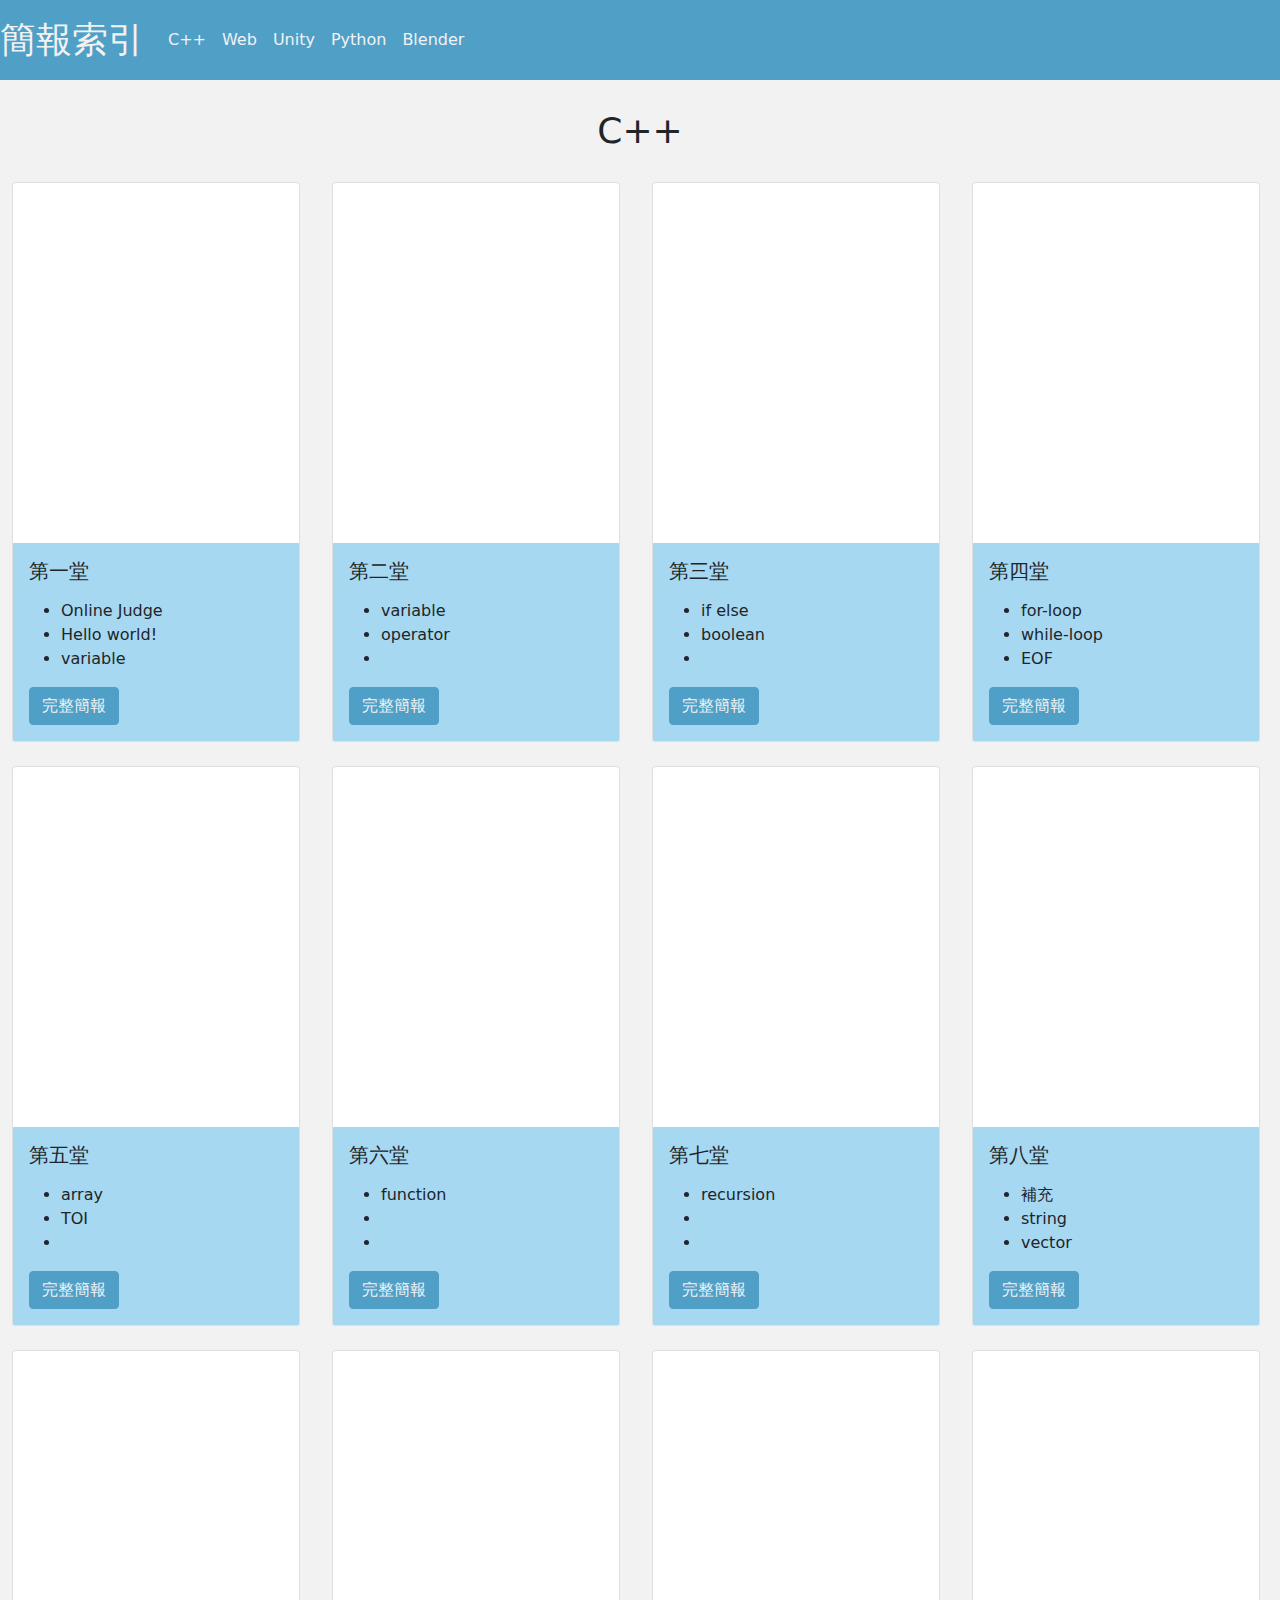
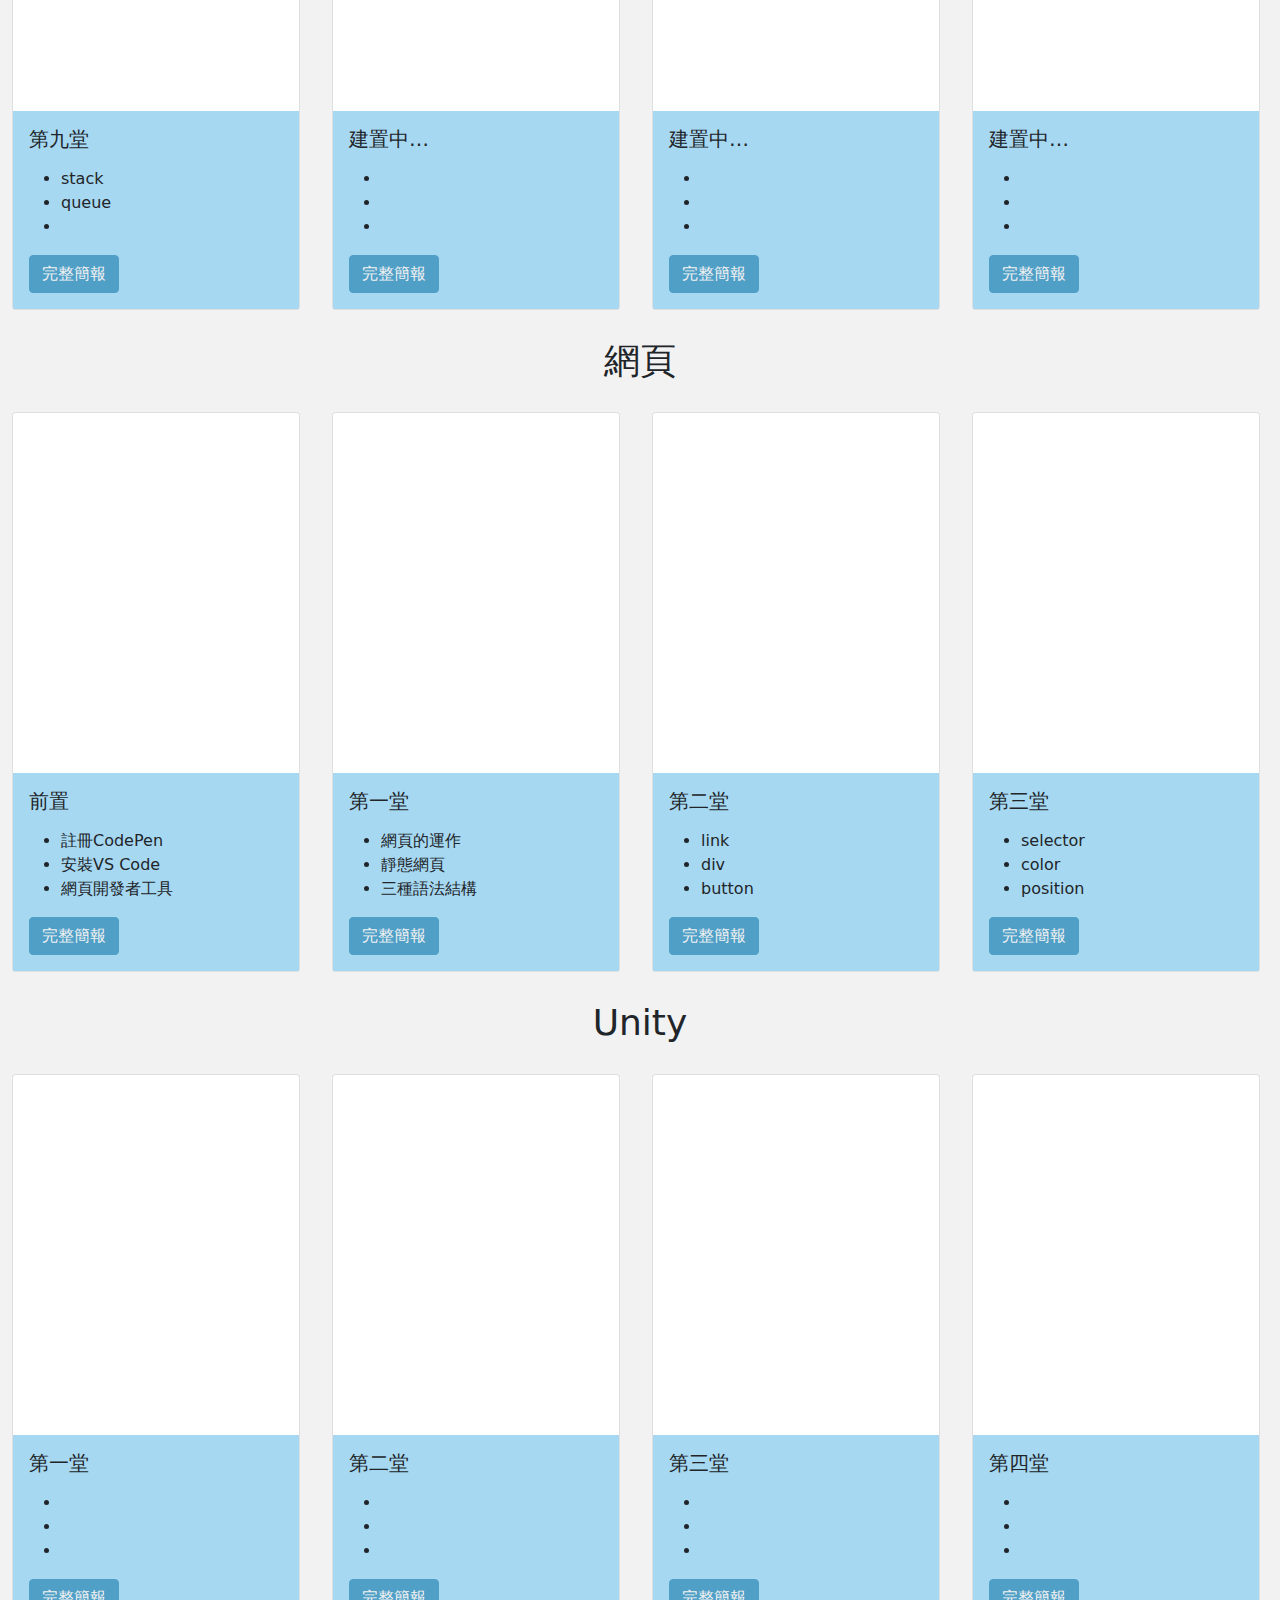
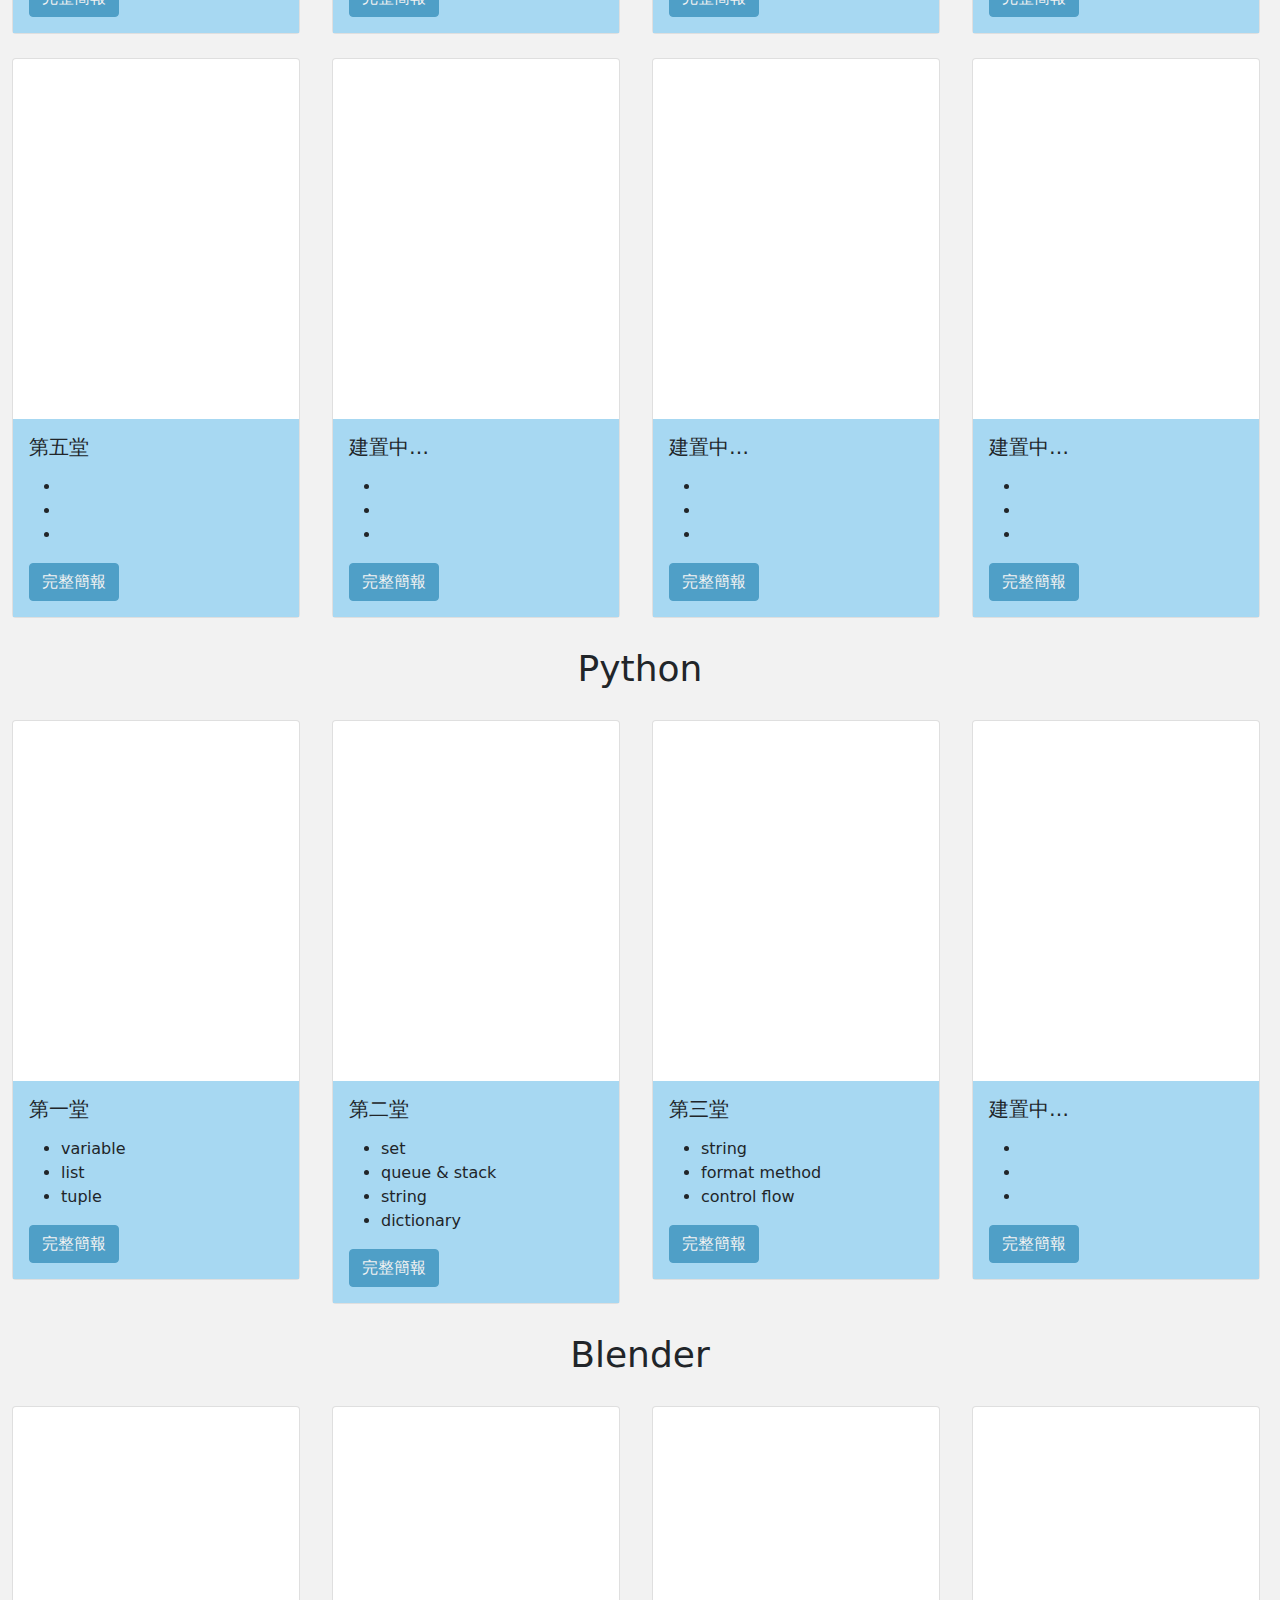
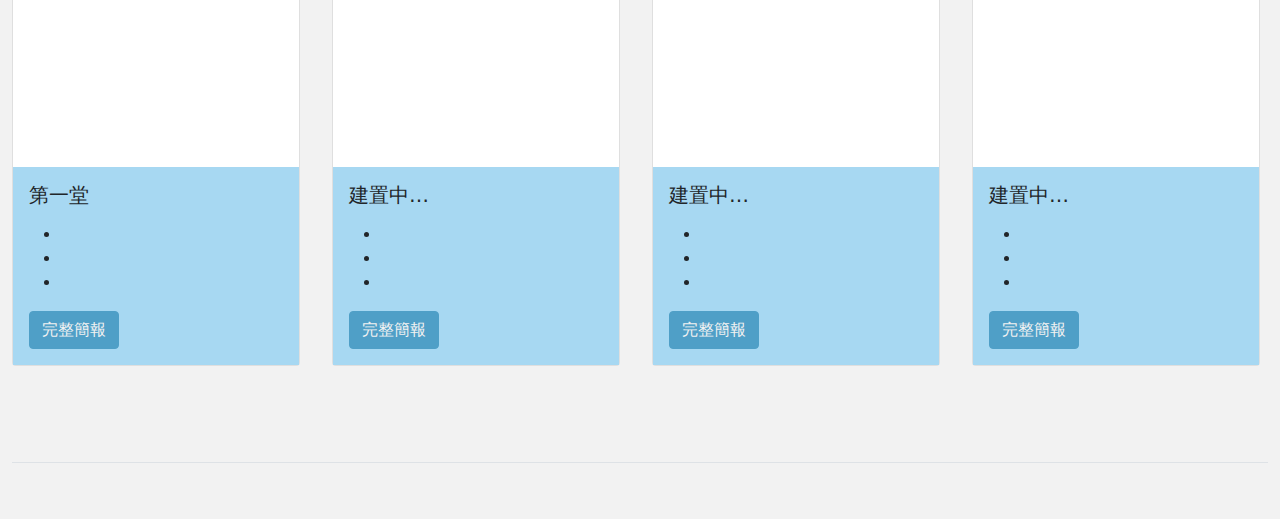
<file: html/index.html>
<!DOCTYPE html>
<html lang="en">
<head>
    <meta charset="UTF-8">
    <meta name="viewport" content="width=device-width, initial-scale=1.0">
    <title>簡報索引</title>
    <link rel="stylesheet" href="../css/index.css">
    <link rel="stylesheet" href="../css/root.css">
    <link rel="stylesheet" href="../bootstrap-5.0.0-dist/css/bootstrap.css">
    <link href="https://cdn.jsdelivr.net/npm/bootstrap@5.3.1-alpha1/dist/css/bootstrap.min.css" rel="stylesheet" integrity="sha384-GLhlTQ8iRABdZLl6O3oVMWSktQOp6b7In1Zl3/Jr59b6EGGoI1aFkw7cmDA6j6gD" crossorigin="anonymous">
</head>
<body style="background-color: #F2F2F2;">
    <!--header-->
    <nav style="background-color: #4F9FC7;" class="navbar navbar-expand-lg navbar-light sticky-top">
        <a style="background-color: #4F9FC7; color: #F2F2F2; font-size: 4vh;" class="navbar-brand" href="#">簡報索引</a>
        <button class="navbar-toggler" type="button" data-bs-toggle="collapse" data-bs-target="#navbarNavAltMarkup" aria-controls="navbarNavAltMarkup" aria-expanded="false" aria-label="Toggle navigation">
          <span class="navbar-toggler-icon"></span>
        </button>
        <div class="collapse navbar-collapse" id="navbarNavAltMarkup">
          <div class="navbar-nav">
            <a style="color: #F2F2F2;" class="nav-link" href="#C++">C++</a>
            <a style="color: #F2F2F2;" class="nav-link" href="#web">Web</a>
            <a style="color: #F2F2F2;" class="nav-link" href="#Unity">Unity</a>
            <a style="color: #F2F2F2;" class="nav-link" href="#Python">Python</a>
            <a style="color: #F2F2F2;" class="nav-link" href="#Blender">Blender</a>
          </div>
        </div>
    </nav>
        
    <br>

    <!--C++-->
    <div class="container-fluid">
      <div id="C++" class="container-fluid title">C++</div>
      <br>
      <div class="row">
          <div class="col">
              <div class="card" style="width: 18rem;">
                  <iframe src="https://slides.com/d11130110/desk/fullscreen" frameborder="0"></iframe>
                  <div class="card-body">
                    <h5 class="card-title">第一堂</h5>
                    <p class="card-text">
                      <ul>
                          <li>Online Judge</li>
                          <li>Hello world!</li>
                          <li>variable</li>
                      </ul>
                    </p>
                    <a style="background-color: #4F9FC7; border-color: #4F9FC7; color: #F2F2F2;" href="https://slides.com/d11130110/desk" class="btn btn-primary button" target="_blank">完整簡報</a>
                  </div>
              </div>
          </div>
          <div class="col">
              <div class="card" style="width: 18rem;">
                  <iframe src="https://slides.com/d11130110/desk-0c65e6/fullscreen" frameborder="0"></iframe>
                  <div class="card-body">
                    <h5 class="card-title">第二堂</h5>
                    <p class="card-text">
                      <ul>
                          <li>variable</li>
                          <li>operator</li>
                          <li></li>
                      </ul>
                    </p>
                    <a style="background-color: #4F9FC7; border-color: #4F9FC7; color: #F2F2F2;" href="https://slides.com/d11130110/desk-0c65e6" class="btn btn-primary button" target="_blank">完整簡報</a>
                  </div>
              </div>
          </div>
          <div class="col">
              <div class="card" style="width: 18rem;">
                  <iframe src="https://slides.com/d11130110/desk-4fa3b9/fullscreen" frameborder="0"></iframe>
                  <div class="card-body">
                    <h5 class="card-title">第三堂</h5>
                    <p class="card-text">
                      <ul>
                          <li>if else</li>
                          <li>boolean</li>
                          <li></li>
                      </ul>
                    </p>
                    <a style="background-color: #4F9FC7; border-color: #4F9FC7; color: #F2F2F2;" href="https://slides.com/d11130110/desk-4fa3b9" class="btn btn-primary button" target="_blank">完整簡報</a>
                  </div>
              </div>
          </div>
          <div class="col">
              <div class="card" style="width: 18rem;">
                  <iframe src="https://slides.com/d11130110/desk-410f36/fullscreen" frameborder="0"></iframe>
                  <div class="card-body">
                    <h5 class="card-title">第四堂</h5>
                    <p class="card-text">
                      <ul>
                          <li>for-loop</li>
                          <li>while-loop</li>
                          <li>EOF</li>
                      </ul>
                    </p>
                    <a style="background-color: #4F9FC7; border-color: #4F9FC7; color: #F2F2F2;" href="https://slides.com/d11130110/desk-410f36" class="btn btn-primary button" target="_blank">完整簡報</a>
                  </div>
              </div>
          </div>
      </div>

      <br>

      <div class="row">
        <div class="col">
            <div class="card" style="width: 18rem;">
                <iframe src="https://slides.com/d11130110/desk-02a5d1/fullscreen" frameborder="0"></iframe>
                <div class="card-body">
                  <h5 class="card-title">第五堂</h5>
                  <p class="card-text">
                    <ul>
                        <li>array</li>
                        <li>TOI</li>
                        <li></li>
                    </ul>
                  </p>
                  <a style="background-color: #4F9FC7; border-color: #4F9FC7; color: #F2F2F2;" href="https://slides.com/d11130110/desk-02a5d1" class="btn btn-primary button" target="_blank">完整簡報</a>
                </div>
            </div>
        </div>
        <div class="col">
            <div class="card" style="width: 18rem;">
                <iframe src="https://slides.com/d11131634/c/fullscreen" frameborder="0"></iframe>
                <div class="card-body">
                  <h5 class="card-title">第六堂</h5>
                  <p class="card-text">
                    <ul>
                        <li>function</li>
                        <li></li>
                        <li></li>
                    </ul>
                  </p>
                  <a style="background-color: #4F9FC7; border-color: #4F9FC7; color: #F2F2F2;" href="https://slides.com/d11131634/c" class="btn btn-primary button" target="_blank">完整簡報</a>
                </div>
            </div>
        </div>
        <div class="col">
            <div class="card" style="width: 18rem;">
                <iframe src="https://slides.com/d11131634/c-21f9b9/fullscreen" frameborder="0"></iframe>
                <div class="card-body">
                  <h5 class="card-title">第七堂</h5>
                  <p class="card-text">
                    <ul>
                        <li>recursion</li>
                        <li></li>
                        <li></li>
                    </ul>
                  </p>
                  <a style="background-color: #4F9FC7; border-color: #4F9FC7; color: #F2F2F2;" href="https://slides.com/d11131634/c-21f9b9" class="btn btn-primary button" target="_blank">完整簡報</a>
                </div>
            </div>
        </div>
        <div class="col">
            <div class="card" style="width: 18rem;">
                <iframe src="https://slides.com/ca9655/vector/fullscreen" frameborder="0"></iframe>
                <div class="card-body">
                  <h5 class="card-title">第八堂</h5>
                  <p class="card-text">
                    <ul>
                        <li>補充</li>
                        <li>string</li>
                        <li>vector</li>
                    </ul>
                  </p>
                  <a style="background-color: #4F9FC7; border-color: #4F9FC7; color: #F2F2F2;" href="https://slides.com/ca9655/vector" class="btn btn-primary button" target="_blank">完整簡報</a>
                </div>
            </div>
        </div>
      </div>

      <br>

      <div class="row">
        <div class="col">
            <div class="card" style="width: 18rem;">
              <iframe src="https://slides.com/d11130311/minimal/fullscreen" frameborder="0"></iframe>
              <div class="card-body">
                <h5 class="card-title">第九堂</h5>
                <p class="card-text">
                  <ul>
                      <li>stack</li>
                      <li>queue</li>
                      <li></li>
                  </ul>
                </p>
                <a style="background-color: #4F9FC7; border-color: #4F9FC7; color: #F2F2F2;" href="https://slides.com/d11130311/minimal" class="btn btn-primary button" target="_blank">完整簡報</a>
              </div>
            </div>
        </div>
        <div class="col">
            <div class="card" style="width: 18rem;">
                <iframe src="" frameborder="0"></iframe>
                <div class="card-body">
                  <h5 class="card-title">建置中…</h5>
                  <p class="card-text">
                    <ul>
                        <li></li>
                        <li></li>
                        <li></li>
                    </ul>
                  </p>
                  <a style="background-color: #4F9FC7; border-color: #4F9FC7; color: #F2F2F2;" href="" class="btn btn-primary button" target="_blank">完整簡報</a>
                </div>
            </div>
        </div>
        <div class="col">
            <div class="card" style="width: 18rem;">
                <iframe src="" frameborder="0"></iframe>
                <div class="card-body">
                  <h5 class="card-title">建置中…</h5>
                  <p class="card-text">
                    <ul>
                        <li></li>
                        <li></li>
                        <li></li>
                    </ul>
                  </p>
                  <a style="background-color: #4F9FC7; border-color: #4F9FC7; color: #F2F2F2;" href="" class="btn btn-primary button" target="_blank">完整簡報</a>
                </div>
            </div>
        </div>
        <div class="col">
          <div class="card" style="width: 18rem;">
              <iframe src="" frameborder="0"></iframe>
              <div class="card-body">
                <h5 class="card-title">建置中…</h5>
                <p class="card-text">
                  <ul>
                      <li></li>
                      <li></li>
                      <li></li>
                  </ul>
                </p>
                <a style="background-color: #4F9FC7; border-color: #4F9FC7; color: #F2F2F2;" href="" class="btn btn-primary button" target="_blank">完整簡報</a>
              </div>
            </div>
          </div>
      </div>

    </div>

    <br>

    <!--Web-->
    <div class="container-fluid">
      <div id="web" class="container-fluid title">網頁</div>
        <br>
        <div class="row">
            <div class="col">
                <div class="card" style="width: 18rem;">
                    <iframe src="https://slides.com/ca9655/web-0/fullscreen" frameborder="0"></iframe>
                    <div class="card-body">
                      <h5 class="card-title">前置</h5>
                      <p class="card-text">
                        <ul>
                            <li>註冊CodePen</li>
                            <li>安裝VS Code</li>
                            <li>網頁開發者工具</li>
                        </ul>
                      </p>
                      <a style="background-color: #4F9FC7; border-color: #4F9FC7; color: #F2F2F2;" href="https://slides.com/ca9655/web-0" class="btn btn-primary button" target="_blank">完整簡報</a>
                    </div>
                </div>
            </div>
            <div class="col">
                <div class="card" style="width: 18rem;">
                    <iframe src="https://slides.com/ca9655/web-1/fullscreen" frameborder="0"></iframe>
                    <div class="card-body">
                      <h5 class="card-title">第一堂</h5>
                      <p class="card-text">
                        <ul>
                            <li>網頁的運作</li>
                            <li>靜態網頁</li>
                            <li>三種語法結構</li>
                        </ul>
                      </p>
                      <a style="background-color: #4F9FC7; border-color: #4F9FC7; color: #F2F2F2;" href="https://slides.com/ca9655/web-1" class="btn btn-primary button" target="_blank">完整簡報</a>
                    </div>
                </div>
            </div>
            <div class="col">
                <div class="card" style="width: 18rem;">
                    <iframe src="https://slides.com/ca9655/web-2/fullscreen" frameborder="0"></iframe>
                    <div class="card-body">
                      <h5 class="card-title">第二堂</h5>
                      <p class="card-text">
                        <ul>
                            <li>link</li>
                            <li>div</li>
                            <li>button</li>
                        </ul>
                      </p>
                      <a style="background-color: #4F9FC7; border-color: #4F9FC7; color: #F2F2F2;" href="https://slides.com/ca9655/web-2" class="btn btn-primary button" target="_blank">完整簡報</a>
                    </div>
                </div>
            </div>
            <div class="col">
                <div class="card" style="width: 18rem;">
                    <iframe src="https://slides.com/ca9655/web-3/fullscreen" frameborder="0"></iframe>
                    <div class="card-body">
                      <h5 class="card-title">第三堂</h5>
                      <p class="card-text">
                        <ul>
                            <li>selector</li>
                            <li>color</li>
                            <li>position</li>
                        </ul>
                      </p>
                      <a style="background-color: #4F9FC7; border-color: #4F9FC7; color: #F2F2F2;" href="https://slides.com/ca9655/web-3" class="btn btn-primary button" target="_blank">完整簡報</a>
                    </div>
                </div>
            </div>
        </div>
    </div>

    <br>

    <!--Unity-->
    <div class="container-fluid">
      <div id="Unity" class="container-fluid title">Unity</div>
      <br>
      <div class="row">
        <div class="col">
            <div class="card" style="width: 18rem;">
                <iframe src="https://slides.com/d11130311/deck/fullscreen" frameborder="0"></iframe>
                <div class="card-body">
                  <h5 class="card-title">第一堂</h5>
                  <p class="card-text">
                    <ul>
                        <li></li>
                        <li></li>
                        <li></li>
                    </ul>
                  </p>
                  <a style="background-color: #4F9FC7; border-color: #4F9FC7; color: #F2F2F2;" href="https://slides.com/d11130311/deck" class="btn btn-primary button" target="_blank">完整簡報</a>
                </div>
            </div>
        </div>
        <div class="col">
            <div class="card" style="width: 18rem;">
                <iframe src="https://slides.com/d11130311/deck-36c34a/fullscreen" frameborder="0"></iframe>
                <div class="card-body">
                  <h5 class="card-title">第二堂</h5>
                  <p class="card-text">
                    <ul>
                        <li></li>
                        <li></li>
                        <li></li>
                    </ul>
                  </p>
                  <a style="background-color: #4F9FC7; border-color: #4F9FC7; color: #F2F2F2;" href="https://slides.com/d11130311/deck-36c34a" class="btn btn-primary button" target="_blank">完整簡報</a>
                </div>
            </div>
        </div>
        <div class="col">
            <div class="card" style="width: 18rem;">
                <iframe src="https://slides.com/d11130311/deck-d04110/fullscreen" frameborder="0"></iframe>
                <div class="card-body">
                  <h5 class="card-title">第三堂</h5>
                  <p class="card-text">
                    <ul>
                        <li></li>
                        <li></li>
                        <li></li>
                    </ul>
                  </p>
                  <a style="background-color: #4F9FC7; border-color: #4F9FC7; color: #F2F2F2;" href="https://slides.com/d11130311/deck-d04110" class="btn btn-primary button" target="_blank">完整簡報</a>
                </div>
            </div>
        </div>
        <div class="col">
            <div class="card" style="width: 18rem;">
                <iframe src="https://slides.com/d11130311/deck-0c094d/fullscreen" frameborder="0"></iframe>
                <div class="card-body">
                  <h5 class="card-title">第四堂</h5>
                  <p class="card-text">
                    <ul>
                        <li></li>
                        <li></li>
                        <li></li>
                    </ul>
                  </p>
                  <a style="background-color: #4F9FC7; border-color: #4F9FC7; color: #F2F2F2;" href="https://slides.com/d11130311/deck-0c094d" class="btn btn-primary button" target="_blank">完整簡報</a>
                </div>
            </div>
        </div>
      </div>

      <br>

      <div class="row">
        <div class="col">
            <div class="card" style="width: 18rem;">
                <iframe src="https://slides.com/d11130311/deck-eebb3f/fullscreen" frameborder="0"></iframe>
                <div class="card-body">
                  <h5 class="card-title">第五堂</h5>
                  <p class="card-text">
                    <ul>
                        <li></li>
                        <li></li>
                        <li></li>
                    </ul>
                  </p>
                  <a style="background-color: #4F9FC7; border-color: #4F9FC7; color: #F2F2F2;" href="https://slides.com/d11130311/deck-eebb3f" class="btn btn-primary button" target="_blank">完整簡報</a>
                </div>
            </div>
        </div>
        <div class="col">
            <div class="card" style="width: 18rem;">
                <iframe src="" frameborder="0"></iframe>
                <div class="card-body">
                  <h5 class="card-title">建置中…</h5>
                  <p class="card-text">
                    <ul>
                        <li></li>
                        <li></li>
                        <li></li>
                    </ul>
                  </p>
                  <a style="background-color: #4F9FC7; border-color: #4F9FC7; color: #F2F2F2;" href="" class="btn btn-primary button" target="_blank">完整簡報</a>
                </div>
            </div>
        </div>
        <div class="col">
            <div class="card" style="width: 18rem;">
                <iframe src="" frameborder="0"></iframe>
                <div class="card-body">
                  <h5 class="card-title">建置中…</h5>
                  <p class="card-text">
                    <ul>
                        <li></li>
                        <li></li>
                        <li></li>
                    </ul>
                  </p>
                  <a style="background-color: #4F9FC7; border-color: #4F9FC7; color: #F2F2F2;" href="" class="btn btn-primary button" target="_blank">完整簡報</a>
                </div>
            </div>
        </div>
        <div class="col">
            <div class="card" style="width: 18rem;">
                <iframe src="" frameborder="0"></iframe>
                <div class="card-body">
                  <h5 class="card-title">建置中…</h5>
                  <p class="card-text">
                    <ul>
                        <li></li>
                        <li></li>
                        <li></li>
                    </ul>
                  </p>
                  <a style="background-color: #4F9FC7; border-color: #4F9FC7; color: #F2F2F2;" href="" class="btn btn-primary button" target="_blank">完整簡報</a>
                </div>
            </div>
        </div>
    </div>
    </div>

    <br>

    <!--Python-->
    <div class="container-fluid">
      <div id="Python" class="container-fluid title">Python</div>
        <br>
        <div class="row">
            <div class="col">
                <div class="card" style="width: 18rem;">
                    <iframe src="https://slides.com/d11130110/minimal-ec3a0e/fullscreen" frameborder="0"></iframe>
                    <div class="card-body">
                      <h5 class="card-title">第一堂</h5>
                      <p class="card-text">
                        <ul>
                            <li>variable</li>
                            <li>list</li>
                            <li>tuple</li>
                        </ul>
                      </p>
                      <a style="background-color: #4F9FC7; border-color: #4F9FC7; color: #F2F2F2;" href="https://slides.com/d11130110/minimal-ec3a0e" class="btn btn-primary button" target="_blank">完整簡報</a>
                    </div>
                </div>
            </div>
            <div class="col">
                <div class="card" style="width: 18rem;">
                    <iframe src="https://slides.com/d11130110/minimal-5775aa/fullscreen" frameborder="0"></iframe>
                    <div class="card-body">
                      <h5 class="card-title">第二堂</h5>
                      <p class="card-text">
                        <ul>
                            <li>set</li>
                            <li>queue & stack</li>
                            <li>string</li>
                            <li>dictionary</li>
                        </ul>
                      </p>
                      <a style="background-color: #4F9FC7; border-color: #4F9FC7; color: #F2F2F2;" href="https://slides.com/d11130110/minimal-5775aa" class="btn btn-primary button" target="_blank">完整簡報</a>
                    </div>
                </div>
            </div>
            <div class="col">
                <div class="card" style="width: 18rem;">
                    <iframe src="https://slides.com/d11130110/minimal/fullscreen" frameborder="0"></iframe>
                    <div class="card-body">
                      <h5 class="card-title">第三堂</h5>
                      <p class="card-text">
                        <ul>
                            <li>string</li>
                            <li>format method</li>
                            <li>control flow</li>
                        </ul>
                      </p>
                      <a style="background-color: #4F9FC7; border-color: #4F9FC7; color: #F2F2F2;" href="https://slides.com/d11130110/minimal" class="btn btn-primary button" target="_blank">完整簡報</a>
                    </div>
                </div>
            </div>
            <div class="col">
                <div class="card" style="width: 18rem;">
                    <iframe src="" frameborder="0"></iframe>
                    <div class="card-body">
                      <h5 class="card-title">建置中…</h5>
                      <p class="card-text">
                        <ul>
                            <li></li>
                            <li></li>
                            <li></li>
                        </ul>
                      </p>
                      <a style="background-color: #4F9FC7; border-color: #4F9FC7; color: #F2F2F2;" href="" class="btn btn-primary button" target="_blank">完整簡報</a>
                    </div>
                </div>
            </div>
        </div>
    </div>

    <br>

    <!--Blender-->
    <div class="container-fluid">
      <div id="Blender" class="container-fluid title">Blender</div>
        <br>
        <div class="row">
            <div class="col">
                <div class="card" style="width: 18rem;">
                    <iframe src="https://slides.com/stella-a/deck/fullscreen" frameborder="0"></iframe>
                    <div class="card-body">
                      <h5 class="card-title">第一堂</h5>
                      <p class="card-text">
                        <ul>
                            <li></li>
                            <li></li>
                            <li></li>
                        </ul>
                      </p>
                      <a style="background-color: #4F9FC7; border-color: #4F9FC7; color: #F2F2F2;" href="https://slides.com/stella-a/deck" class="btn btn-primary button" target="_blank">完整簡報</a>
                    </div>
                </div>
            </div>
            <div class="col">
                <div class="card" style="width: 18rem;">
                    <iframe src="" frameborder="0"></iframe>
                    <div class="card-body">
                      <h5 class="card-title">建置中…</h5>
                      <p class="card-text">
                        <ul>
                            <li></li>
                            <li></li>
                            <li></li>
                        </ul>
                      </p>
                      <a style="background-color: #4F9FC7; border-color: #4F9FC7; color: #F2F2F2;" href="" class="btn btn-primary button" target="_blank">完整簡報</a>
                    </div>
                </div>
            </div>
            <div class="col">
                <div class="card" style="width: 18rem;">
                    <iframe src="" frameborder="0"></iframe>
                    <div class="card-body">
                      <h5 class="card-title">建置中…</h5>
                      <p class="card-text">
                        <ul>
                            <li></li>
                            <li></li>
                            <li></li>
                        </ul>
                      </p>
                      <a style="background-color: #4F9FC7; border-color: #4F9FC7; color: #F2F2F2;" href="" class="btn btn-primary button" target="_blank">完整簡報</a>
                    </div>
                </div>
            </div>
            <div class="col">
                <div class="card" style="width: 18rem;">
                    <iframe src="" frameborder="0"></iframe>
                    <div class="card-body">
                      <h5 class="card-title">建置中…</h5>
                      <p class="card-text">
                        <ul>
                            <li></li>
                            <li></li>
                            <li></li>
                        </ul>
                      </p>
                      <a style="background-color: #4F9FC7; border-color: #4F9FC7; color: #F2F2F2;" href="" class="btn btn-primary button" target="_blank">完整簡報</a>
                    </div>
                </div>
            </div>
        </div>
    </div>

    <br>

    <!--footer-->
    <div class="container-fluid">
      <footer class="py-3 my-4">
        <ul class="nav justify-content-center border-bottom pb-3 mb-3">
          <li class="nav-item"><a href="#" class="nav-link px-2 text-muted"></a></li>
          <li class="nav-item"><a href="#" class="nav-link px-2 text-muted"></a></li>
          <li class="nav-item"><a href="#" class="nav-link px-2 text-muted"></a></li>
          <li class="nav-item"><a href="#" class="nav-link px-2 text-muted"></a></li>
          <li class="nav-item"><a href="#" class="nav-link px-2 text-muted"></a></li>
        </ul>
        <p class="text-center text-muted"></p>
      </footer>
    </div>

    <script src="https://cdn.jsdelivr.net/npm/bootstrap@5.3.2/dist/js/bootstrap.bundle.min.js" integrity="sha384-C6RzsynM9kWDrMNeT87bh95OGNyZPhcTNXj1NW7RuBCsyN/o0jlpcV8Qyq46cDfL" crossorigin="anonymous"></script>
</body>
</html>


<!--
  unity
  https://slides.com/d11130311/deck/fullscreen
  https://slides.com/d11130311/deck-36c34a/fullscreen
  https://slides.com/d11130311/deck-d04110/fullscreen
  https://slides.com/d11130311/deck-0c094d/fullscreen
  https://slides.com/d11130311/deck-eebb3f/fullscreen

  python
  https://slides.com/d11130110/minimal-ec3a0e/fullscreen
  https://slides.com/d11130110/minimal-5775aa/fullscreen

  blender
  https://slides.com/stella-a/deck/fullscreen

-->




<!--卡片空白模板
  <div class="row">
    <div class="col">
        <div class="card" style="width: 18rem;">
            <iframe src="" frameborder="0"></iframe>
            <div class="card-body">
              <h5 class="card-title"></h5>
              <p class="card-text">
                <ul>
                    <li></li>
                    <li></li>
                    <li></li>
                </ul>
              </p>
              <a style="background-color: #4F9FC7; border-color: #4F9FC7; color: #F2F2F2;" href="" class="btn btn-primary button" target="_blank">完整簡報</a>
            </div>
        </div>
    </div>
    <div class="col">
        <div class="card" style="width: 18rem;">
            <iframe src="" frameborder="0"></iframe>
            <div class="card-body">
              <h5 class="card-title"></h5>
              <p class="card-text">
                <ul>
                    <li></li>
                    <li></li>
                    <li></li>
                </ul>
              </p>
              <a style="background-color: #4F9FC7; border-color: #4F9FC7; color: #F2F2F2;" href="" class="btn btn-primary button" target="_blank">完整簡報</a>
            </div>
        </div>
    </div>
    <div class="col">
        <div class="card" style="width: 18rem;">
            <iframe src="" frameborder="0"></iframe>
            <div class="card-body">
              <h5 class="card-title"></h5>
              <p class="card-text">
                <ul>
                    <li></li>
                    <li></li>
                    <li></li>
                </ul>
              </p>
              <a style="background-color: #4F9FC7; border-color: #4F9FC7; color: #F2F2F2;" href="" class="btn btn-primary button" target="_blank">完整簡報</a>
            </div>
        </div>
    </div>
    <div class="col">
        <div class="card" style="width: 18rem;">
            <iframe src="" frameborder="0"></iframe>
            <div class="card-body">
              <h5 class="card-title"></h5>
              <p class="card-text">
                <ul>
                    <li></li>
                    <li></li>
                    <li></li>
                </ul>
              </p>
              <a style="background-color: #4F9FC7; border-color: #4F9FC7; color: #F2F2F2;" href="" class="btn btn-primary button" target="_blank">完整簡報</a>
            </div>
        </div>
    </div>
  </div>
-->


<!--<div class="row">
            <div class="col div">
                <iframe src="https://slides.com/ca9655/web-0/fullscreen" frameborder="0"></iframe>
            </div>
            <div class="col div">
                <iframe src="https://slides.com/ca9655/web-1/fullscreen" frameborder="0"></iframe>
            </div>
        </div>
        <div class="row">
            <div class="col div">
                <iframe src="https://slides.com/ca9655/web-2/fullscreen" frameborder="0"></iframe>
            </div>
            <div class="col div">
                <iframe src="https://slides.com/ca9655/web-3/fullscreen" frameborder="0"></iframe>
            </div>
        </div>-->



        <!--footer
    <div class="container-fluid">
        <footer class="py-3 my-4">
          <ul class="nav justify-content-center border-bottom pb-3 mb-3">
            <li class="nav-item"><a href="#" class="nav-link px-2 text-muted">Home</a></li>
            <li class="nav-item"><a href="#" class="nav-link px-2 text-muted">Features</a></li>
            <li class="nav-item"><a href="#" class="nav-link px-2 text-muted">Pricing</a></li>
            <li class="nav-item"><a href="#" class="nav-link px-2 text-muted">FAQs</a></li>
            <li class="nav-item"><a href="#" class="nav-link px-2 text-muted">About</a></li>
          </ul>
          <p class="text-center text-muted"></p>
        </footer>
    </div>-->
</file>
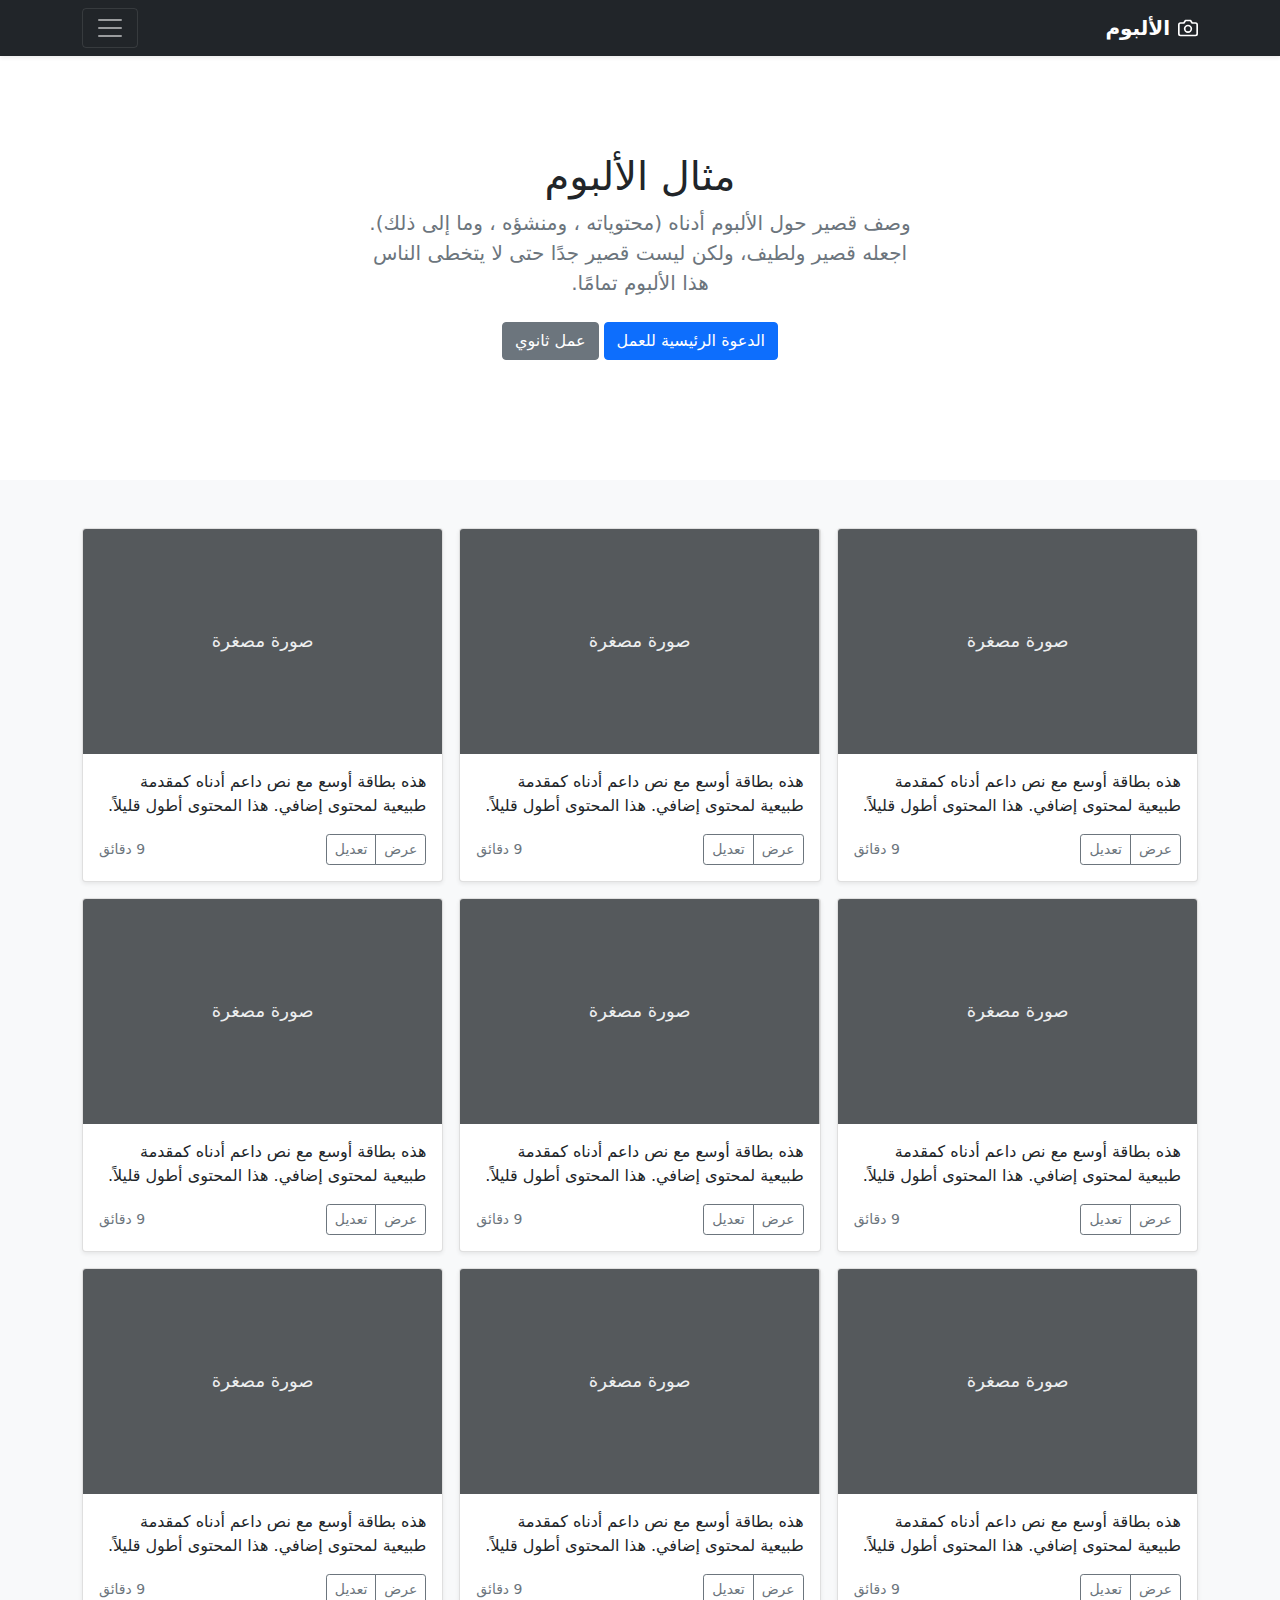
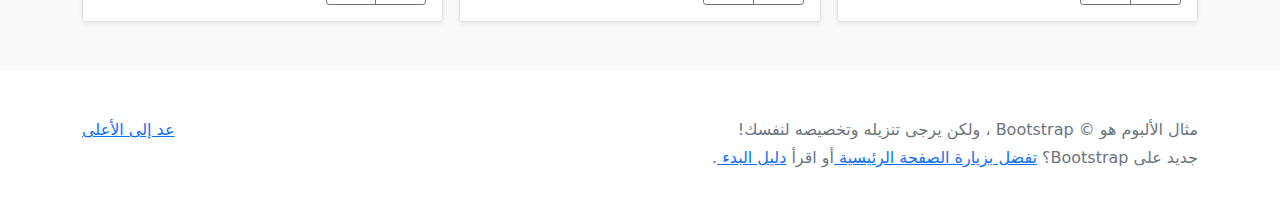
<file: bootstrap-5.0.0-examples/album-rtl/index.html>
<!doctype html>
<html lang="ar" dir="rtl">
  <head>
    <meta charset="utf-8">
    <meta name="viewport" content="width=device-width, initial-scale=1">
    <meta name="description" content="">
    <meta name="author" content="Mark Otto, Jacob Thornton, and Bootstrap contributors">
    <meta name="generator" content="Hugo 0.83.1">
    <title>مثال الألبوم · Bootstrap v5.0</title>

    <link rel="canonical" href="https://getbootstrap.com/docs/5.0/examples/album-rtl/">

    

    <!-- Bootstrap core CSS -->
<link href="../assets/dist/css/bootstrap.rtl.min.css" rel="stylesheet">

    <style>
      .bd-placeholder-img {
        font-size: 1.125rem;
        text-anchor: middle;
        -webkit-user-select: none;
        -moz-user-select: none;
        user-select: none;
      }

      @media (min-width: 768px) {
        .bd-placeholder-img-lg {
          font-size: 3.5rem;
        }
      }
    </style>

    
  </head>
  <body>
    
<header>
  <div class="collapse bg-dark" id="navbarHeader">
    <div class="container">
      <div class="row">
        <div class="col-sm-8 col-md-7 py-4">
          <h4 class="text-white">حول</h4>
          <p class="text-muted">أضف بعض المعلومات حول الألبوم، المؤلف، أو أي سياق خلفية آخر. اجعلها بضع جمل حتى يتمكن الزوار من التقاط بعض التلميحات المفيدة. ثم اربطها ببعض مواقع التواصل الاجتماعي أو معلومات الاتصال.</p>
        </div>
        <div class="col-sm-4 offset-md-1 py-4">
          <h4 class="text-white">تواصل معي</h4>
          <ul class="list-unstyled">
            <li><a href="#" class="text-white">تابعني على تويتر</a></li>
            <li><a href="#" class="text-white">شاركني الإعجاب في فيسبوك</a></li>
            <li><a href="#" class="text-white">راسلني على البريد الإلكتروني</a></li>
          </ul>
        </div>
      </div>
    </div>
  </div>
  <div class="navbar navbar-dark bg-dark shadow-sm">
    <div class="container">
      <a href="#" class="navbar-brand d-flex align-items-center">
        <svg xmlns="http://www.w3.org/2000/svg" width="20" height="20" fill="none" stroke="currentColor" stroke-linecap="round" stroke-linejoin="round" stroke-width="2" aria-hidden="true" class="me-2" viewBox="0 0 24 24"><path d="M23 19a2 2 0 0 1-2 2H3a2 2 0 0 1-2-2V8a2 2 0 0 1 2-2h4l2-3h6l2 3h4a2 2 0 0 1 2 2z"/><circle cx="12" cy="13" r="4"/></svg>
        <strong>الألبوم</strong>
      </a>
      <button class="navbar-toggler" type="button" data-bs-toggle="collapse" data-bs-target="#navbarHeader" aria-controls="navbarHeader" aria-expanded="false" aria-label="تبديل التنقل">
        <span class="navbar-toggler-icon"></span>
      </button>
    </div>
  </div>
</header>

<main>

  <section class="py-5 text-center container">
    <div class="row py-lg-5">
      <div class="col-lg-6 col-md-8 mx-auto">
        <h1 class="fw-light">مثال الألبوم</h1>
        <p class="lead text-muted">وصف قصير حول الألبوم أدناه (محتوياته ، ومنشؤه ، وما إلى ذلك). اجعله قصير ولطيف، ولكن ليست قصير جدًا حتى لا يتخطى الناس هذا الألبوم تمامًا.</p>
        <p>
          <a href="#" class="btn btn-primary my-2">الدعوة الرئيسية للعمل</a>
          <a href="#" class="btn btn-secondary my-2">عمل ثانوي</a>
        </p>
      </div>
    </div>
  </section>

  <div class="album py-5 bg-light">
    <div class="container">

      <div class="row row-cols-1 row-cols-sm-2 row-cols-md-3 g-3">
        <div class="col">
          <div class="card shadow-sm">
            <svg class="bd-placeholder-img card-img-top" width="100%" height="225" xmlns="http://www.w3.org/2000/svg" role="img" aria-label="Placeholder: صورة مصغرة" preserveAspectRatio="xMidYMid slice" focusable="false"><title>Placeholder</title><rect width="100%" height="100%" fill="#55595c"/><text x="50%" y="50%" fill="#eceeef" dy=".3em">صورة مصغرة</text></svg>

            <div class="card-body">
              <p class="card-text">هذه بطاقة أوسع مع نص داعم أدناه كمقدمة طبيعية لمحتوى إضافي. هذا المحتوى أطول قليلاً.</p>
              <div class="d-flex justify-content-between align-items-center">
                <div class="btn-group">
                  <button type="button" class="btn btn-sm btn-outline-secondary">عرض</button>
                  <button type="button" class="btn btn-sm btn-outline-secondary">تعديل</button>
                </div>
                <small class="text-muted">9 دقائق</small>
              </div>
            </div>
          </div>
        </div>
        <div class="col">
          <div class="card shadow-sm">
            <svg class="bd-placeholder-img card-img-top" width="100%" height="225" xmlns="http://www.w3.org/2000/svg" role="img" aria-label="Placeholder: صورة مصغرة" preserveAspectRatio="xMidYMid slice" focusable="false"><title>Placeholder</title><rect width="100%" height="100%" fill="#55595c"/><text x="50%" y="50%" fill="#eceeef" dy=".3em">صورة مصغرة</text></svg>

            <div class="card-body">
              <p class="card-text">هذه بطاقة أوسع مع نص داعم أدناه كمقدمة طبيعية لمحتوى إضافي. هذا المحتوى أطول قليلاً.</p>
              <div class="d-flex justify-content-between align-items-center">
                <div class="btn-group">
                  <button type="button" class="btn btn-sm btn-outline-secondary">عرض</button>
                  <button type="button" class="btn btn-sm btn-outline-secondary">تعديل</button>
                </div>
                <small class="text-muted">9 دقائق</small>
              </div>
            </div>
          </div>
        </div>
        <div class="col">
          <div class="card shadow-sm">
            <svg class="bd-placeholder-img card-img-top" width="100%" height="225" xmlns="http://www.w3.org/2000/svg" role="img" aria-label="Placeholder: صورة مصغرة" preserveAspectRatio="xMidYMid slice" focusable="false"><title>Placeholder</title><rect width="100%" height="100%" fill="#55595c"/><text x="50%" y="50%" fill="#eceeef" dy=".3em">صورة مصغرة</text></svg>

            <div class="card-body">
              <p class="card-text">هذه بطاقة أوسع مع نص داعم أدناه كمقدمة طبيعية لمحتوى إضافي. هذا المحتوى أطول قليلاً.</p>
              <div class="d-flex justify-content-between align-items-center">
                <div class="btn-group">
                  <button type="button" class="btn btn-sm btn-outline-secondary">عرض</button>
                  <button type="button" class="btn btn-sm btn-outline-secondary">تعديل</button>
                </div>
                <small class="text-muted">9 دقائق</small>
              </div>
            </div>
          </div>
        </div>

        <div class="col">
          <div class="card shadow-sm">
            <svg class="bd-placeholder-img card-img-top" width="100%" height="225" xmlns="http://www.w3.org/2000/svg" role="img" aria-label="Placeholder: صورة مصغرة" preserveAspectRatio="xMidYMid slice" focusable="false"><title>Placeholder</title><rect width="100%" height="100%" fill="#55595c"/><text x="50%" y="50%" fill="#eceeef" dy=".3em">صورة مصغرة</text></svg>

            <div class="card-body">
              <p class="card-text">هذه بطاقة أوسع مع نص داعم أدناه كمقدمة طبيعية لمحتوى إضافي. هذا المحتوى أطول قليلاً.</p>
              <div class="d-flex justify-content-between align-items-center">
                <div class="btn-group">
                  <button type="button" class="btn btn-sm btn-outline-secondary">عرض</button>
                  <button type="button" class="btn btn-sm btn-outline-secondary">تعديل</button>
                </div>
                <small class="text-muted">9 دقائق</small>
              </div>
            </div>
          </div>
        </div>
        <div class="col">
          <div class="card shadow-sm">
            <svg class="bd-placeholder-img card-img-top" width="100%" height="225" xmlns="http://www.w3.org/2000/svg" role="img" aria-label="Placeholder: صورة مصغرة" preserveAspectRatio="xMidYMid slice" focusable="false"><title>Placeholder</title><rect width="100%" height="100%" fill="#55595c"/><text x="50%" y="50%" fill="#eceeef" dy=".3em">صورة مصغرة</text></svg>

            <div class="card-body">
              <p class="card-text">هذه بطاقة أوسع مع نص داعم أدناه كمقدمة طبيعية لمحتوى إضافي. هذا المحتوى أطول قليلاً.</p>
              <div class="d-flex justify-content-between align-items-center">
                <div class="btn-group">
                  <button type="button" class="btn btn-sm btn-outline-secondary">عرض</button>
                  <button type="button" class="btn btn-sm btn-outline-secondary">تعديل</button>
                </div>
                <small class="text-muted">9 دقائق</small>
              </div>
            </div>
          </div>
        </div>
        <div class="col">
          <div class="card shadow-sm">
            <svg class="bd-placeholder-img card-img-top" width="100%" height="225" xmlns="http://www.w3.org/2000/svg" role="img" aria-label="Placeholder: صورة مصغرة" preserveAspectRatio="xMidYMid slice" focusable="false"><title>Placeholder</title><rect width="100%" height="100%" fill="#55595c"/><text x="50%" y="50%" fill="#eceeef" dy=".3em">صورة مصغرة</text></svg>

            <div class="card-body">
              <p class="card-text">هذه بطاقة أوسع مع نص داعم أدناه كمقدمة طبيعية لمحتوى إضافي. هذا المحتوى أطول قليلاً.</p>
              <div class="d-flex justify-content-between align-items-center">
                <div class="btn-group">
                  <button type="button" class="btn btn-sm btn-outline-secondary">عرض</button>
                  <button type="button" class="btn btn-sm btn-outline-secondary">تعديل</button>
                </div>
                <small class="text-muted">9 دقائق</small>
              </div>
            </div>
          </div>
        </div>

        <div class="col">
          <div class="card shadow-sm">
            <svg class="bd-placeholder-img card-img-top" width="100%" height="225" xmlns="http://www.w3.org/2000/svg" role="img" aria-label="Placeholder: صورة مصغرة" preserveAspectRatio="xMidYMid slice" focusable="false"><title>Placeholder</title><rect width="100%" height="100%" fill="#55595c"/><text x="50%" y="50%" fill="#eceeef" dy=".3em">صورة مصغرة</text></svg>

            <div class="card-body">
              <p class="card-text">هذه بطاقة أوسع مع نص داعم أدناه كمقدمة طبيعية لمحتوى إضافي. هذا المحتوى أطول قليلاً.</p>
              <div class="d-flex justify-content-between align-items-center">
                <div class="btn-group">
                  <button type="button" class="btn btn-sm btn-outline-secondary">عرض</button>
                  <button type="button" class="btn btn-sm btn-outline-secondary">تعديل</button>
                </div>
                <small class="text-muted">9 دقائق</small>
              </div>
            </div>
          </div>
        </div>
        <div class="col">
          <div class="card shadow-sm">
            <svg class="bd-placeholder-img card-img-top" width="100%" height="225" xmlns="http://www.w3.org/2000/svg" role="img" aria-label="Placeholder: صورة مصغرة" preserveAspectRatio="xMidYMid slice" focusable="false"><title>Placeholder</title><rect width="100%" height="100%" fill="#55595c"/><text x="50%" y="50%" fill="#eceeef" dy=".3em">صورة مصغرة</text></svg>

            <div class="card-body">
              <p class="card-text">هذه بطاقة أوسع مع نص داعم أدناه كمقدمة طبيعية لمحتوى إضافي. هذا المحتوى أطول قليلاً.</p>
              <div class="d-flex justify-content-between align-items-center">
                <div class="btn-group">
                  <button type="button" class="btn btn-sm btn-outline-secondary">عرض</button>
                  <button type="button" class="btn btn-sm btn-outline-secondary">تعديل</button>
                </div>
                <small class="text-muted">9 دقائق</small>
              </div>
            </div>
          </div>
        </div>
        <div class="col">
          <div class="card shadow-sm">
            <svg class="bd-placeholder-img card-img-top" width="100%" height="225" xmlns="http://www.w3.org/2000/svg" role="img" aria-label="Placeholder: صورة مصغرة" preserveAspectRatio="xMidYMid slice" focusable="false"><title>Placeholder</title><rect width="100%" height="100%" fill="#55595c"/><text x="50%" y="50%" fill="#eceeef" dy=".3em">صورة مصغرة</text></svg>

            <div class="card-body">
              <p class="card-text">هذه بطاقة أوسع مع نص داعم أدناه كمقدمة طبيعية لمحتوى إضافي. هذا المحتوى أطول قليلاً.</p>
              <div class="d-flex justify-content-between align-items-center">
                <div class="btn-group">
                  <button type="button" class="btn btn-sm btn-outline-secondary">عرض</button>
                  <button type="button" class="btn btn-sm btn-outline-secondary">تعديل</button>
                </div>
                <small class="text-muted">9 دقائق</small>
              </div>
            </div>
          </div>
        </div>
      </div>
    </div>
  </div>

</main>

<footer class="text-muted py-5">
  <div class="container">
    <p class="float-end mb-1">
      <a href="#">عد إلى الأعلى</a>
    </p>
    <p class="mb-1">مثال الألبوم هو © Bootstrap ، ولكن يرجى تنزيله وتخصيصه لنفسك!</p>
    <p class="mb-0">جديد على Bootstrap؟ <a href="/"> تفضل بزيارة الصفحة الرئيسية </a> أو اقرأ <a href="../getting-started/introduction/ "> دليل البدء </a>.</p>
  </div>
</footer>


    <script src="../assets/dist/js/bootstrap.bundle.min.js"></script>

      
  </body>
</html>
</file>
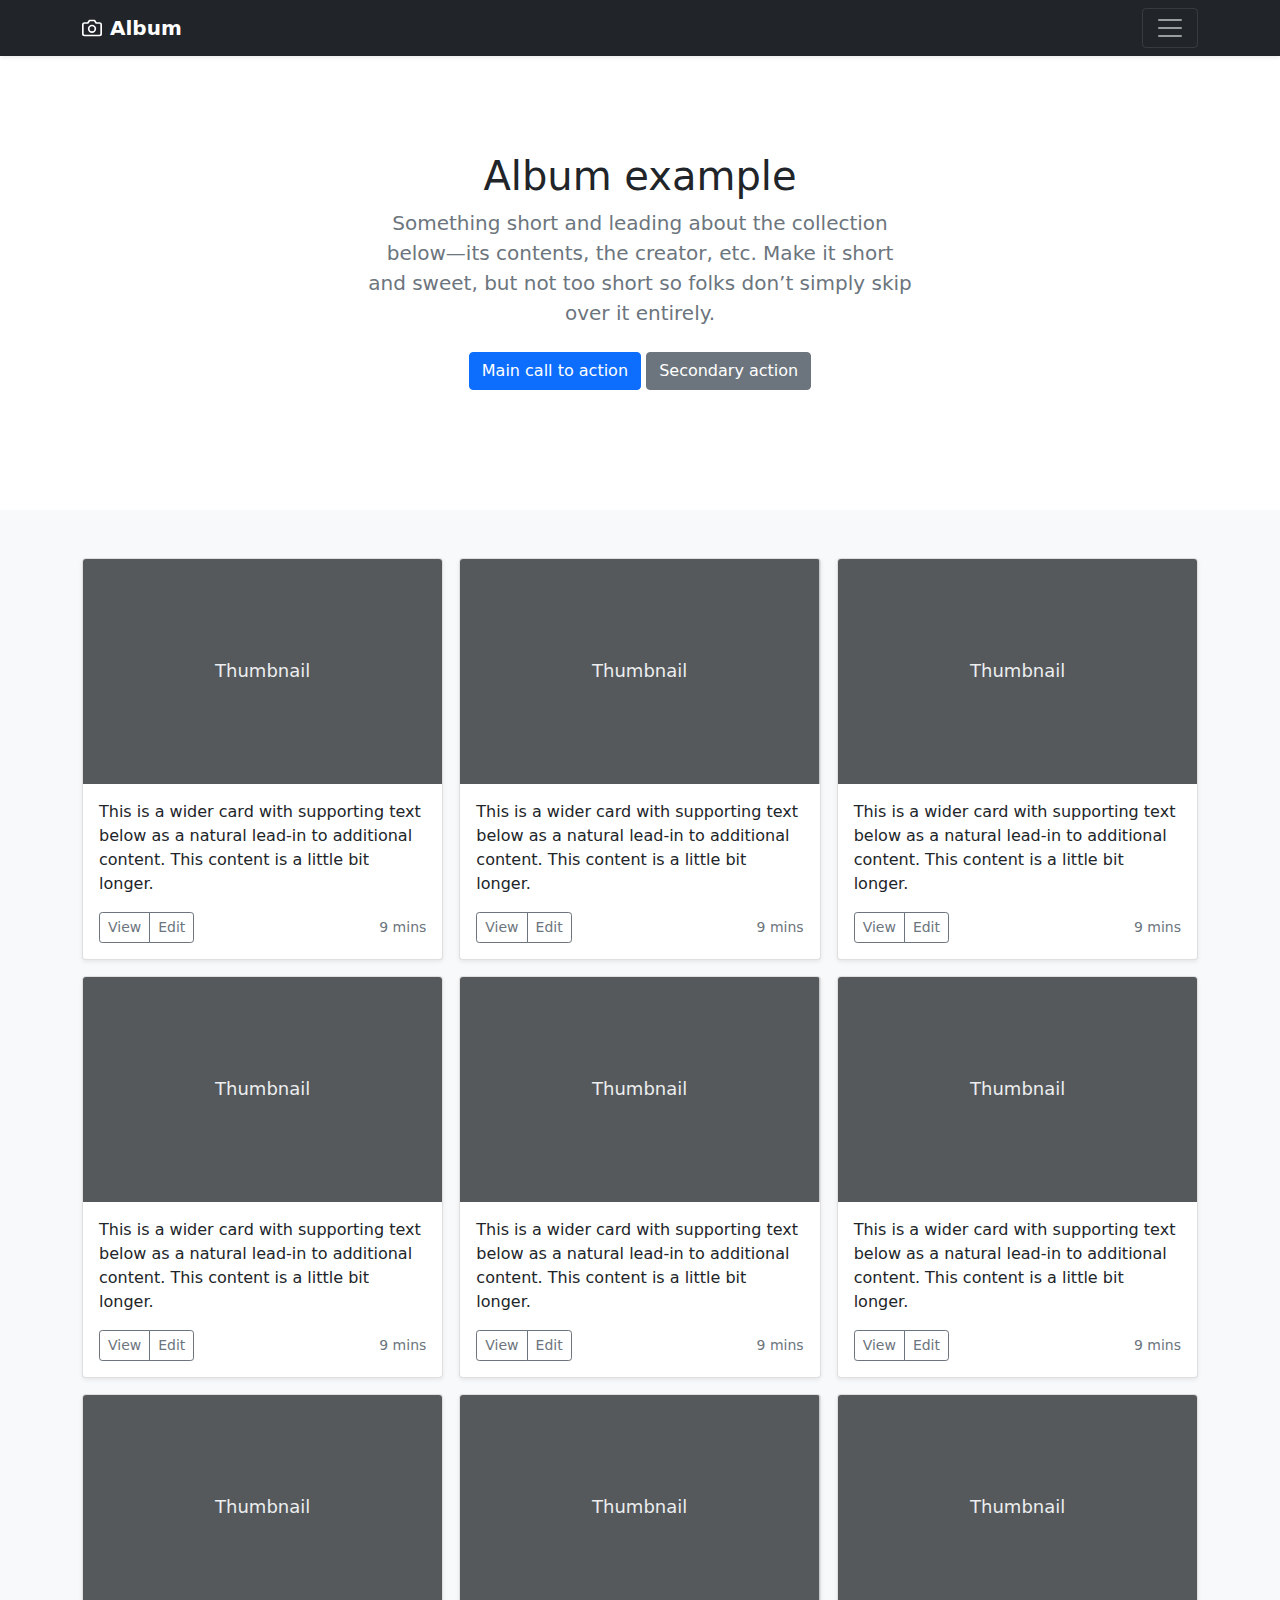
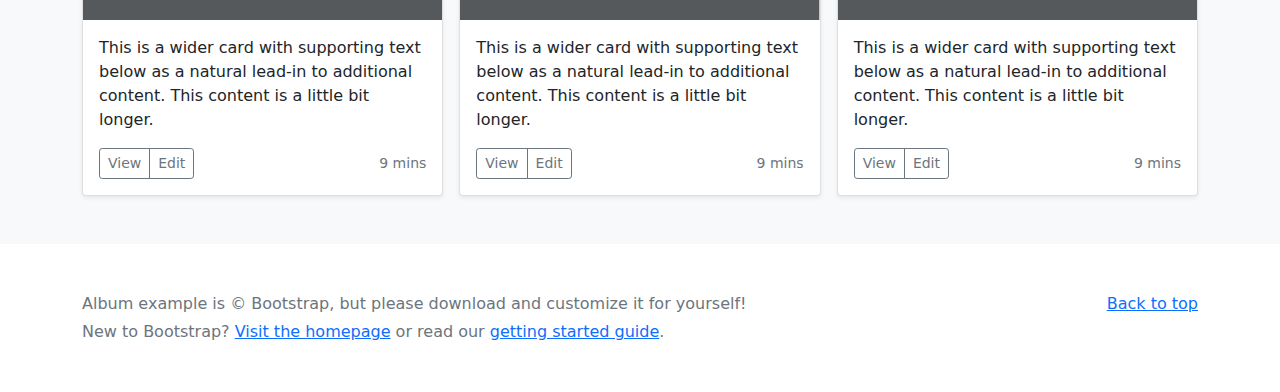
<file: bootstrap-5.0.0-examples/album/index.html>
<!doctype html>
<html lang="en">
  <head>
    <meta charset="utf-8">
    <meta name="viewport" content="width=device-width, initial-scale=1">
    <meta name="description" content="">
    <meta name="author" content="Mark Otto, Jacob Thornton, and Bootstrap contributors">
    <meta name="generator" content="Hugo 0.83.1">
    <title>Album example · Bootstrap v5.0</title>

    <link rel="canonical" href="https://getbootstrap.com/docs/5.0/examples/album/">

    

    <!-- Bootstrap core CSS -->
<link href="../assets/dist/css/bootstrap.min.css" rel="stylesheet">

    <style>
      .bd-placeholder-img {
        font-size: 1.125rem;
        text-anchor: middle;
        -webkit-user-select: none;
        -moz-user-select: none;
        user-select: none;
      }

      @media (min-width: 768px) {
        .bd-placeholder-img-lg {
          font-size: 3.5rem;
        }
      }
    </style>

    
  </head>
  <body>
    
<header>
  <div class="collapse bg-dark" id="navbarHeader">
    <div class="container">
      <div class="row">
        <div class="col-sm-8 col-md-7 py-4">
          <h4 class="text-white">About</h4>
          <p class="text-muted">Add some information about the album below, the author, or any other background context. Make it a few sentences long so folks can pick up some informative tidbits. Then, link them off to some social networking sites or contact information.</p>
        </div>
        <div class="col-sm-4 offset-md-1 py-4">
          <h4 class="text-white">Contact</h4>
          <ul class="list-unstyled">
            <li><a href="#" class="text-white">Follow on Twitter</a></li>
            <li><a href="#" class="text-white">Like on Facebook</a></li>
            <li><a href="#" class="text-white">Email me</a></li>
          </ul>
        </div>
      </div>
    </div>
  </div>
  <div class="navbar navbar-dark bg-dark shadow-sm">
    <div class="container">
      <a href="#" class="navbar-brand d-flex align-items-center">
        <svg xmlns="http://www.w3.org/2000/svg" width="20" height="20" fill="none" stroke="currentColor" stroke-linecap="round" stroke-linejoin="round" stroke-width="2" aria-hidden="true" class="me-2" viewBox="0 0 24 24"><path d="M23 19a2 2 0 0 1-2 2H3a2 2 0 0 1-2-2V8a2 2 0 0 1 2-2h4l2-3h6l2 3h4a2 2 0 0 1 2 2z"/><circle cx="12" cy="13" r="4"/></svg>
        <strong>Album</strong>
      </a>
      <button class="navbar-toggler" type="button" data-bs-toggle="collapse" data-bs-target="#navbarHeader" aria-controls="navbarHeader" aria-expanded="false" aria-label="Toggle navigation">
        <span class="navbar-toggler-icon"></span>
      </button>
    </div>
  </div>
</header>

<main>

  <section class="py-5 text-center container">
    <div class="row py-lg-5">
      <div class="col-lg-6 col-md-8 mx-auto">
        <h1 class="fw-light">Album example</h1>
        <p class="lead text-muted">Something short and leading about the collection below—its contents, the creator, etc. Make it short and sweet, but not too short so folks don’t simply skip over it entirely.</p>
        <p>
          <a href="#" class="btn btn-primary my-2">Main call to action</a>
          <a href="#" class="btn btn-secondary my-2">Secondary action</a>
        </p>
      </div>
    </div>
  </section>

  <div class="album py-5 bg-light">
    <div class="container">

      <div class="row row-cols-1 row-cols-sm-2 row-cols-md-3 g-3">
        <div class="col">
          <div class="card shadow-sm">
            <svg class="bd-placeholder-img card-img-top" width="100%" height="225" xmlns="http://www.w3.org/2000/svg" role="img" aria-label="Placeholder: Thumbnail" preserveAspectRatio="xMidYMid slice" focusable="false"><title>Placeholder</title><rect width="100%" height="100%" fill="#55595c"/><text x="50%" y="50%" fill="#eceeef" dy=".3em">Thumbnail</text></svg>

            <div class="card-body">
              <p class="card-text">This is a wider card with supporting text below as a natural lead-in to additional content. This content is a little bit longer.</p>
              <div class="d-flex justify-content-between align-items-center">
                <div class="btn-group">
                  <button type="button" class="btn btn-sm btn-outline-secondary">View</button>
                  <button type="button" class="btn btn-sm btn-outline-secondary">Edit</button>
                </div>
                <small class="text-muted">9 mins</small>
              </div>
            </div>
          </div>
        </div>
        <div class="col">
          <div class="card shadow-sm">
            <svg class="bd-placeholder-img card-img-top" width="100%" height="225" xmlns="http://www.w3.org/2000/svg" role="img" aria-label="Placeholder: Thumbnail" preserveAspectRatio="xMidYMid slice" focusable="false"><title>Placeholder</title><rect width="100%" height="100%" fill="#55595c"/><text x="50%" y="50%" fill="#eceeef" dy=".3em">Thumbnail</text></svg>

            <div class="card-body">
              <p class="card-text">This is a wider card with supporting text below as a natural lead-in to additional content. This content is a little bit longer.</p>
              <div class="d-flex justify-content-between align-items-center">
                <div class="btn-group">
                  <button type="button" class="btn btn-sm btn-outline-secondary">View</button>
                  <button type="button" class="btn btn-sm btn-outline-secondary">Edit</button>
                </div>
                <small class="text-muted">9 mins</small>
              </div>
            </div>
          </div>
        </div>
        <div class="col">
          <div class="card shadow-sm">
            <svg class="bd-placeholder-img card-img-top" width="100%" height="225" xmlns="http://www.w3.org/2000/svg" role="img" aria-label="Placeholder: Thumbnail" preserveAspectRatio="xMidYMid slice" focusable="false"><title>Placeholder</title><rect width="100%" height="100%" fill="#55595c"/><text x="50%" y="50%" fill="#eceeef" dy=".3em">Thumbnail</text></svg>

            <div class="card-body">
              <p class="card-text">This is a wider card with supporting text below as a natural lead-in to additional content. This content is a little bit longer.</p>
              <div class="d-flex justify-content-between align-items-center">
                <div class="btn-group">
                  <button type="button" class="btn btn-sm btn-outline-secondary">View</button>
                  <button type="button" class="btn btn-sm btn-outline-secondary">Edit</button>
                </div>
                <small class="text-muted">9 mins</small>
              </div>
            </div>
          </div>
        </div>

        <div class="col">
          <div class="card shadow-sm">
            <svg class="bd-placeholder-img card-img-top" width="100%" height="225" xmlns="http://www.w3.org/2000/svg" role="img" aria-label="Placeholder: Thumbnail" preserveAspectRatio="xMidYMid slice" focusable="false"><title>Placeholder</title><rect width="100%" height="100%" fill="#55595c"/><text x="50%" y="50%" fill="#eceeef" dy=".3em">Thumbnail</text></svg>

            <div class="card-body">
              <p class="card-text">This is a wider card with supporting text below as a natural lead-in to additional content. This content is a little bit longer.</p>
              <div class="d-flex justify-content-between align-items-center">
                <div class="btn-group">
                  <button type="button" class="btn btn-sm btn-outline-secondary">View</button>
                  <button type="button" class="btn btn-sm btn-outline-secondary">Edit</button>
                </div>
                <small class="text-muted">9 mins</small>
              </div>
            </div>
          </div>
        </div>
        <div class="col">
          <div class="card shadow-sm">
            <svg class="bd-placeholder-img card-img-top" width="100%" height="225" xmlns="http://www.w3.org/2000/svg" role="img" aria-label="Placeholder: Thumbnail" preserveAspectRatio="xMidYMid slice" focusable="false"><title>Placeholder</title><rect width="100%" height="100%" fill="#55595c"/><text x="50%" y="50%" fill="#eceeef" dy=".3em">Thumbnail</text></svg>

            <div class="card-body">
              <p class="card-text">This is a wider card with supporting text below as a natural lead-in to additional content. This content is a little bit longer.</p>
              <div class="d-flex justify-content-between align-items-center">
                <div class="btn-group">
                  <button type="button" class="btn btn-sm btn-outline-secondary">View</button>
                  <button type="button" class="btn btn-sm btn-outline-secondary">Edit</button>
                </div>
                <small class="text-muted">9 mins</small>
              </div>
            </div>
          </div>
        </div>
        <div class="col">
          <div class="card shadow-sm">
            <svg class="bd-placeholder-img card-img-top" width="100%" height="225" xmlns="http://www.w3.org/2000/svg" role="img" aria-label="Placeholder: Thumbnail" preserveAspectRatio="xMidYMid slice" focusable="false"><title>Placeholder</title><rect width="100%" height="100%" fill="#55595c"/><text x="50%" y="50%" fill="#eceeef" dy=".3em">Thumbnail</text></svg>

            <div class="card-body">
              <p class="card-text">This is a wider card with supporting text below as a natural lead-in to additional content. This content is a little bit longer.</p>
              <div class="d-flex justify-content-between align-items-center">
                <div class="btn-group">
                  <button type="button" class="btn btn-sm btn-outline-secondary">View</button>
                  <button type="button" class="btn btn-sm btn-outline-secondary">Edit</button>
                </div>
                <small class="text-muted">9 mins</small>
              </div>
            </div>
          </div>
        </div>

        <div class="col">
          <div class="card shadow-sm">
            <svg class="bd-placeholder-img card-img-top" width="100%" height="225" xmlns="http://www.w3.org/2000/svg" role="img" aria-label="Placeholder: Thumbnail" preserveAspectRatio="xMidYMid slice" focusable="false"><title>Placeholder</title><rect width="100%" height="100%" fill="#55595c"/><text x="50%" y="50%" fill="#eceeef" dy=".3em">Thumbnail</text></svg>

            <div class="card-body">
              <p class="card-text">This is a wider card with supporting text below as a natural lead-in to additional content. This content is a little bit longer.</p>
              <div class="d-flex justify-content-between align-items-center">
                <div class="btn-group">
                  <button type="button" class="btn btn-sm btn-outline-secondary">View</button>
                  <button type="button" class="btn btn-sm btn-outline-secondary">Edit</button>
                </div>
                <small class="text-muted">9 mins</small>
              </div>
            </div>
          </div>
        </div>
        <div class="col">
          <div class="card shadow-sm">
            <svg class="bd-placeholder-img card-img-top" width="100%" height="225" xmlns="http://www.w3.org/2000/svg" role="img" aria-label="Placeholder: Thumbnail" preserveAspectRatio="xMidYMid slice" focusable="false"><title>Placeholder</title><rect width="100%" height="100%" fill="#55595c"/><text x="50%" y="50%" fill="#eceeef" dy=".3em">Thumbnail</text></svg>

            <div class="card-body">
              <p class="card-text">This is a wider card with supporting text below as a natural lead-in to additional content. This content is a little bit longer.</p>
              <div class="d-flex justify-content-between align-items-center">
                <div class="btn-group">
                  <button type="button" class="btn btn-sm btn-outline-secondary">View</button>
                  <button type="button" class="btn btn-sm btn-outline-secondary">Edit</button>
                </div>
                <small class="text-muted">9 mins</small>
              </div>
            </div>
          </div>
        </div>
        <div class="col">
          <div class="card shadow-sm">
            <svg class="bd-placeholder-img card-img-top" width="100%" height="225" xmlns="http://www.w3.org/2000/svg" role="img" aria-label="Placeholder: Thumbnail" preserveAspectRatio="xMidYMid slice" focusable="false"><title>Placeholder</title><rect width="100%" height="100%" fill="#55595c"/><text x="50%" y="50%" fill="#eceeef" dy=".3em">Thumbnail</text></svg>

            <div class="card-body">
              <p class="card-text">This is a wider card with supporting text below as a natural lead-in to additional content. This content is a little bit longer.</p>
              <div class="d-flex justify-content-between align-items-center">
                <div class="btn-group">
                  <button type="button" class="btn btn-sm btn-outline-secondary">View</button>
                  <button type="button" class="btn btn-sm btn-outline-secondary">Edit</button>
                </div>
                <small class="text-muted">9 mins</small>
              </div>
            </div>
          </div>
        </div>
      </div>
    </div>
  </div>

</main>

<footer class="text-muted py-5">
  <div class="container">
    <p class="float-end mb-1">
      <a href="#">Back to top</a>
    </p>
    <p class="mb-1">Album example is &copy; Bootstrap, but please download and customize it for yourself!</p>
    <p class="mb-0">New to Bootstrap? <a href="/">Visit the homepage</a> or read our <a href="../getting-started/introduction/">getting started guide</a>.</p>
  </div>
</footer>


    <script src="../assets/dist/js/bootstrap.bundle.min.js"></script>

      
  </body>
</html>
</file>
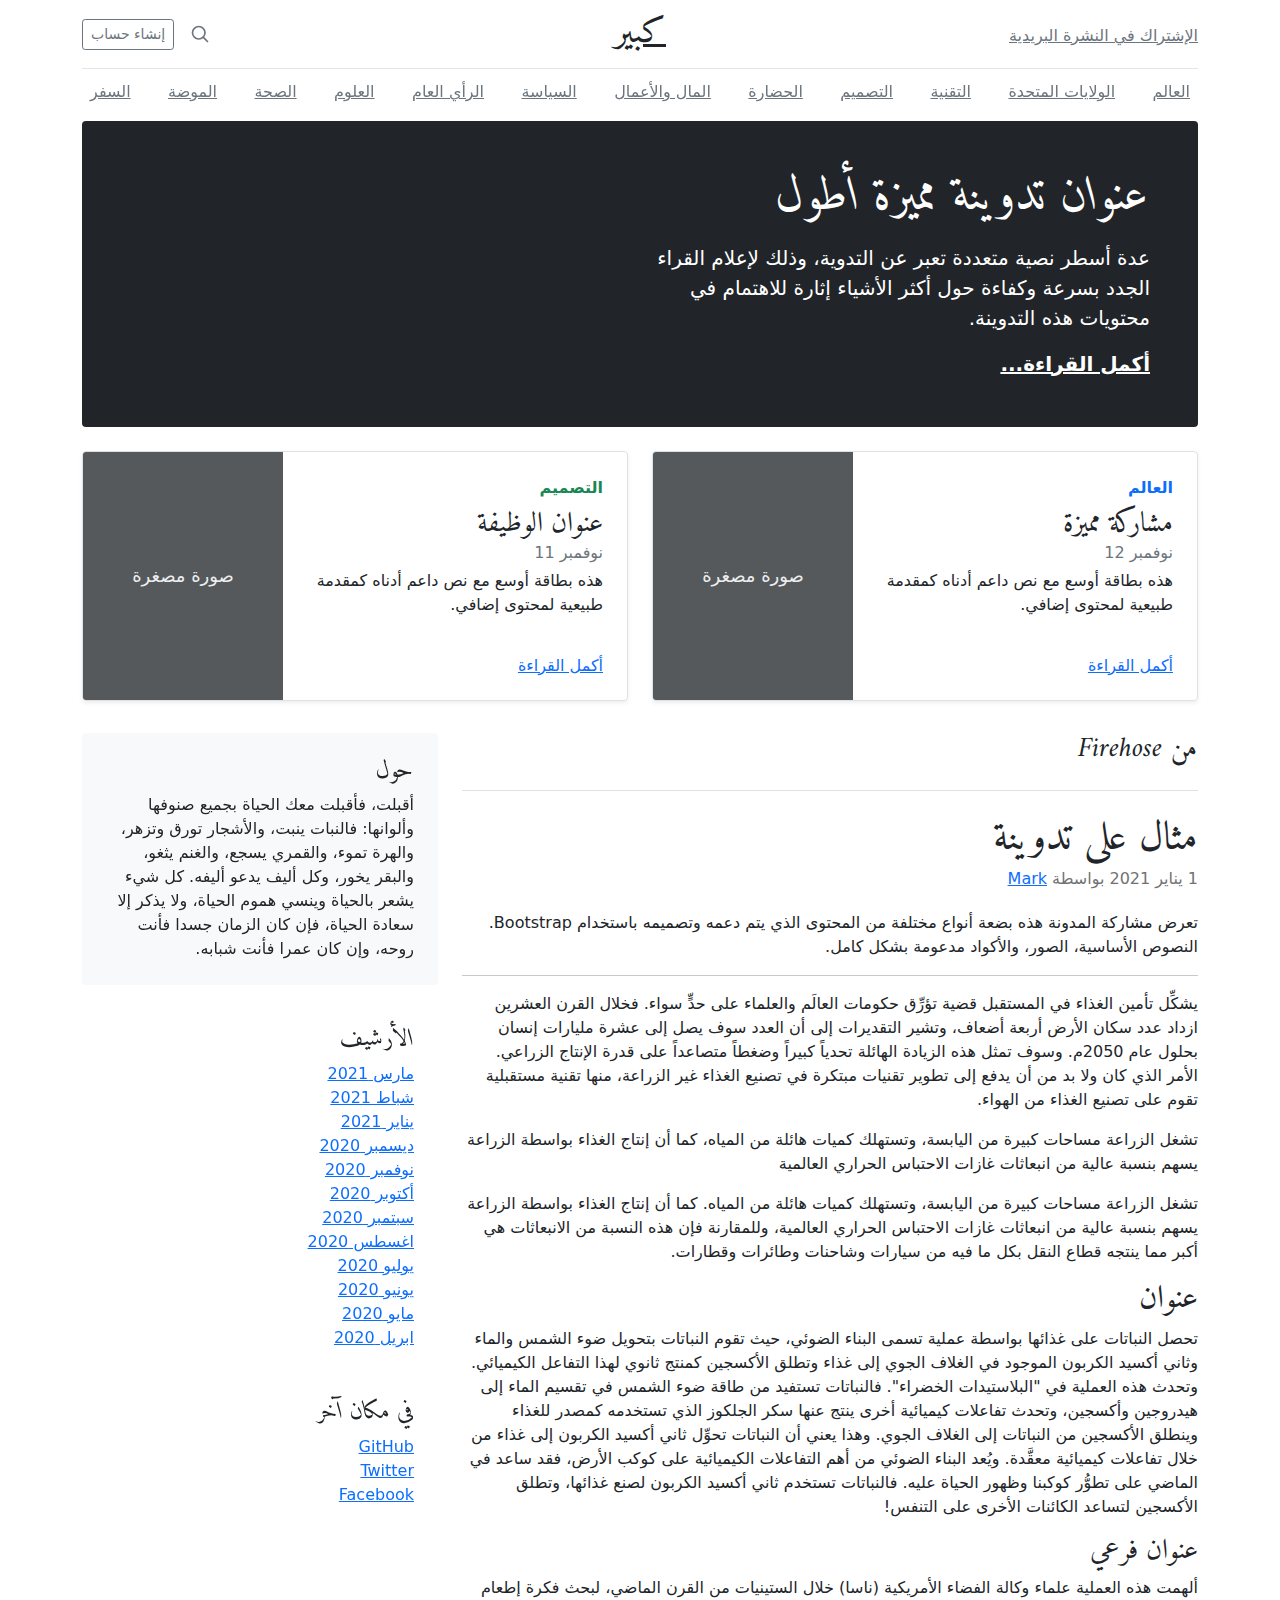
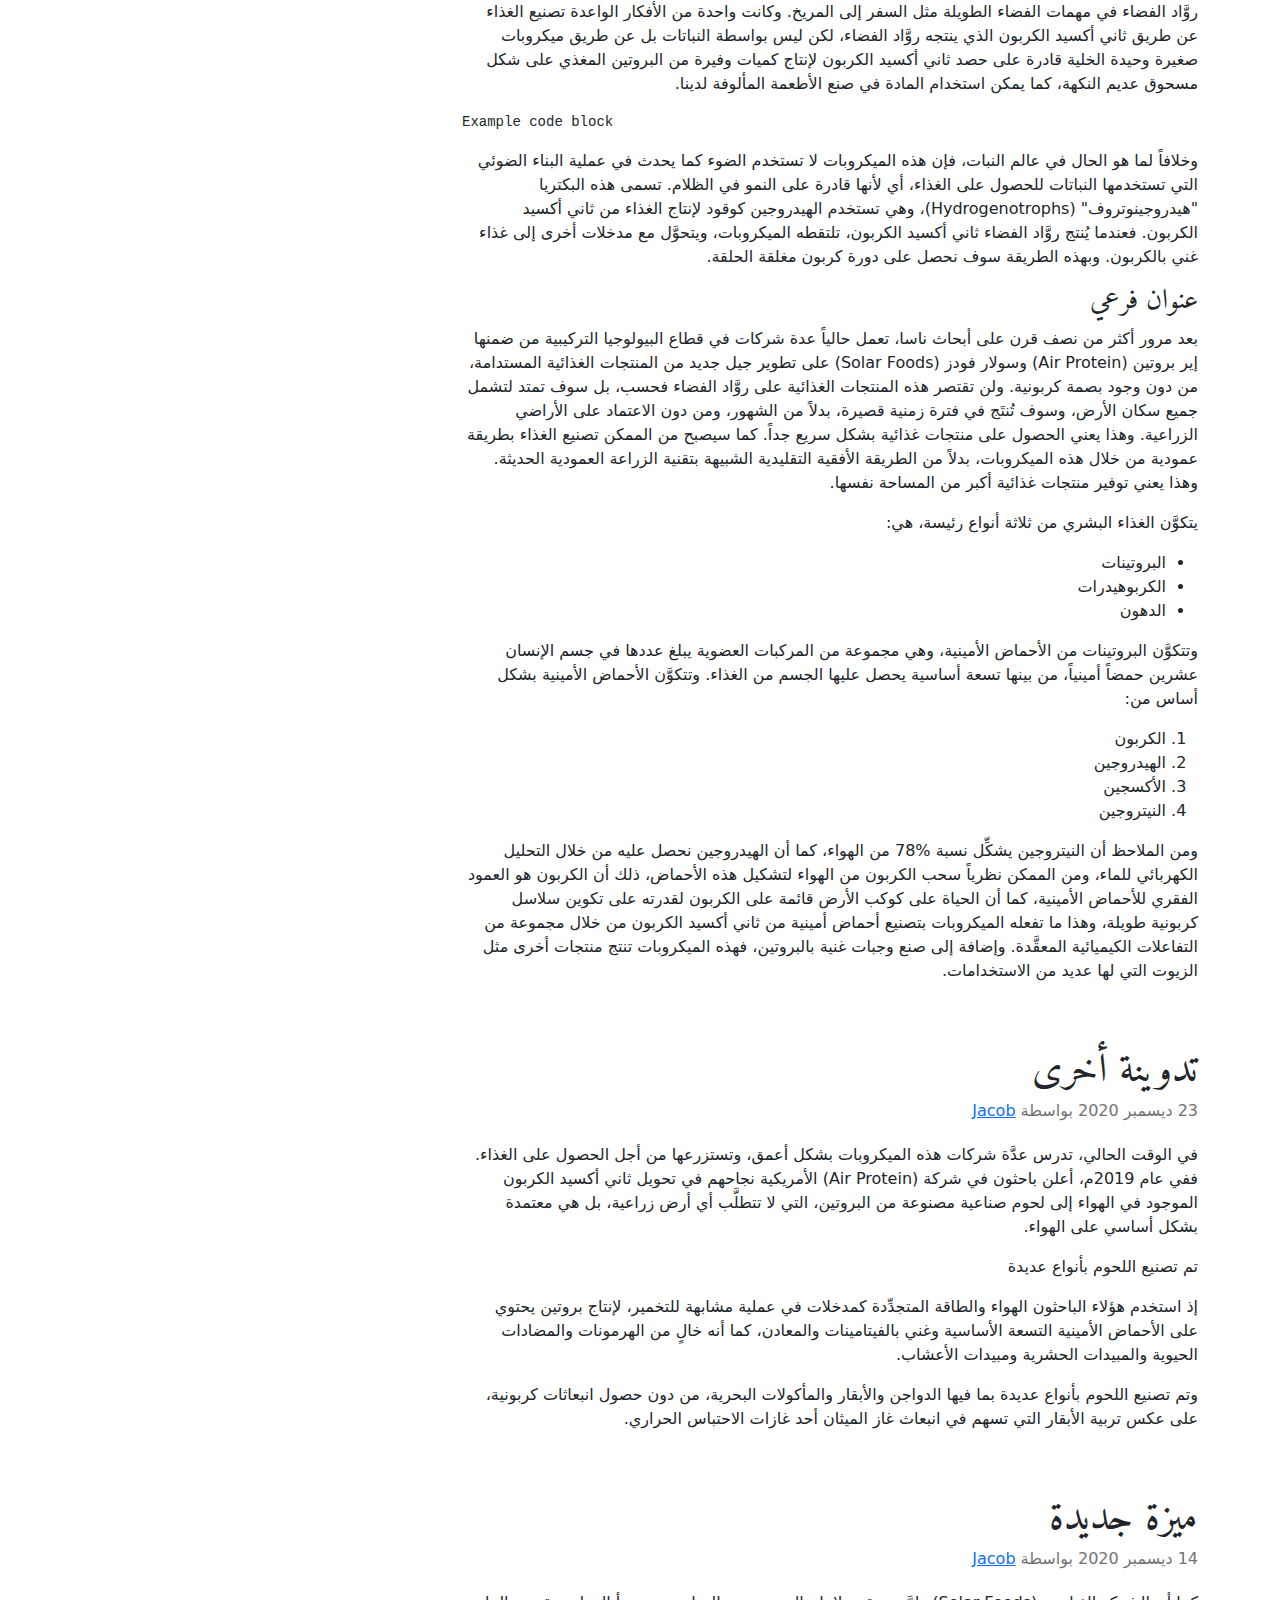
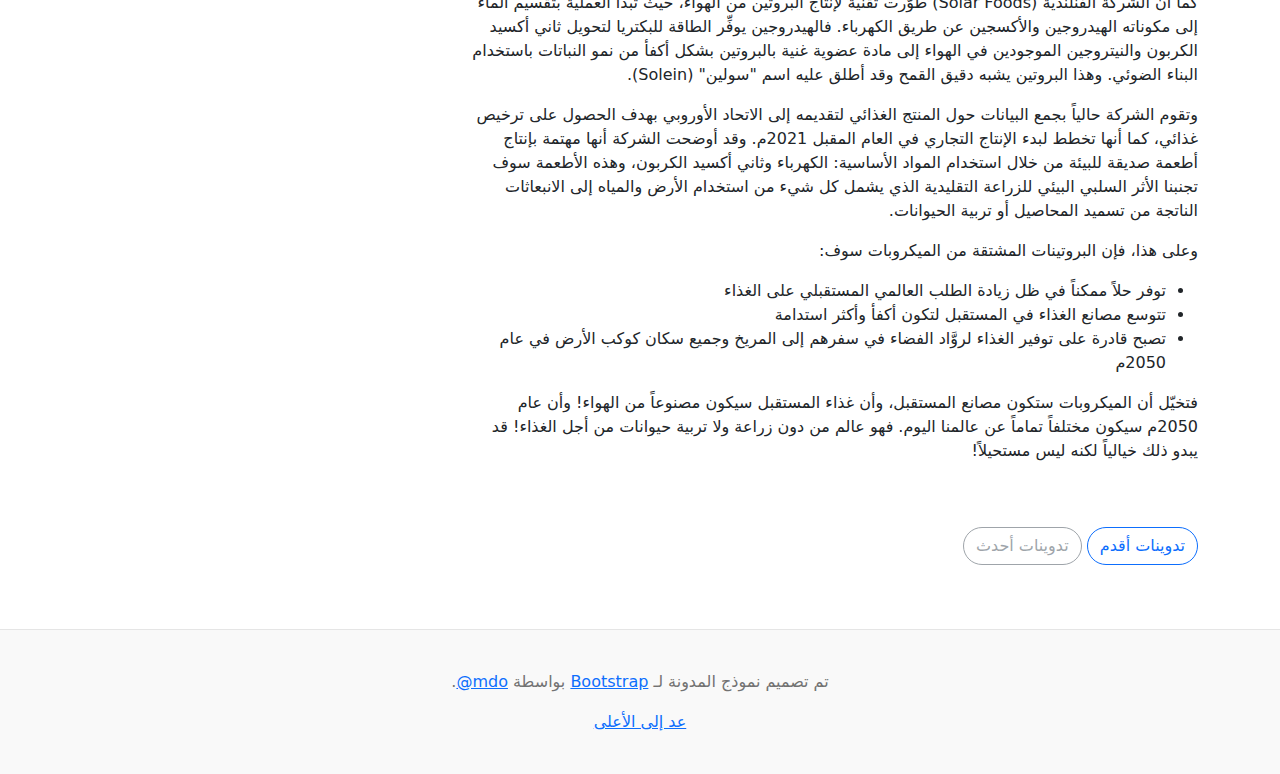
<file: bootstrap-5.0.0-examples/blog-rtl/index.html>
<!doctype html>
<html lang="ar" dir="rtl">
  <head>
    <meta charset="utf-8">
    <meta name="viewport" content="width=device-width, initial-scale=1">
    <meta name="description" content="">
    <meta name="author" content="Mark Otto, Jacob Thornton, and Bootstrap contributors">
    <meta name="generator" content="Hugo 0.83.1">
    <title>قالب المدونة · Bootstrap v5.0</title>

    <link rel="canonical" href="https://getbootstrap.com/docs/5.0/examples/blog-rtl/">

    

    <!-- Bootstrap core CSS -->
<link href="../assets/dist/css/bootstrap.rtl.min.css" rel="stylesheet">

    <style>
      .bd-placeholder-img {
        font-size: 1.125rem;
        text-anchor: middle;
        -webkit-user-select: none;
        -moz-user-select: none;
        user-select: none;
      }

      @media (min-width: 768px) {
        .bd-placeholder-img-lg {
          font-size: 3.5rem;
        }
      }
    </style>

    
    <!-- Custom styles for this template -->
    <link href="https://fonts.googleapis.com/css?family=Amiri:wght@400;700&amp;display=swap" rel="stylesheet">
    <!-- Custom styles for this template -->
    <link href="../blog/blog.rtl.css" rel="stylesheet">
  </head>
  <body>
    
<div class="container">
  <header class="blog-header py-3">
    <div class="row flex-nowrap justify-content-between align-items-center">
      <div class="col-4 pt-1">
        <a class="link-secondary" href="#">الإشتراك في النشرة البريدية</a>
      </div>
      <div class="col-4 text-center">
        <a class="blog-header-logo text-dark" href="#">كبير</a>
      </div>
      <div class="col-4 d-flex justify-content-end align-items-center">
        <a class="link-secondary" href="#" aria-label="بحث">
          <svg xmlns="http://www.w3.org/2000/svg" width="20" height="20" fill="none" stroke="currentColor" stroke-linecap="round" stroke-linejoin="round" stroke-width="2" class="mx-3" role="img" viewBox="0 0 24 24"><title>بحث</title><circle cx="10.5" cy="10.5" r="7.5"/><path d="M21 21l-5.2-5.2"/></svg>
        </a>
        <a class="btn btn-sm btn-outline-secondary" href="#">إنشاء حساب</a>
      </div>
    </div>
  </header>

  <div class="nav-scroller py-1 mb-2">
    <nav class="nav d-flex justify-content-between">
      <a class="p-2 link-secondary" href="#">العالم</a>
      <a class="p-2 link-secondary" href="#">الولايات المتحدة</a>
      <a class="p-2 link-secondary" href="#">التقنية</a>
      <a class="p-2 link-secondary" href="#">التصميم</a>
      <a class="p-2 link-secondary" href="#">الحضارة</a>
      <a class="p-2 link-secondary" href="#">المال والأعمال</a>
      <a class="p-2 link-secondary" href="#">السياسة</a>
      <a class="p-2 link-secondary" href="#">الرأي العام</a>
      <a class="p-2 link-secondary" href="#">العلوم</a>
      <a class="p-2 link-secondary" href="#">الصحة</a>
      <a class="p-2 link-secondary" href="#">الموضة</a>
      <a class="p-2 link-secondary" href="#">السفر</a>
    </nav>
  </div>
</div>

<main class="container">
  <div class="p-4 p-md-5 mb-4 text-white rounded bg-dark">
    <div class="col-md-6 px-0">
      <h1 class="display-4 fst-italic">عنوان تدوينة مميزة أطول</h1>
      <p class="lead my-3">عدة أسطر نصية متعددة تعبر عن التدوية، وذلك لإعلام القراء الجدد بسرعة وكفاءة حول أكثر الأشياء إثارة للاهتمام في محتويات هذه التدوينة.</p>
      <p class="lead mb-0"><a href="#" class="text-white fw-bold">أكمل القراءة...</a></p>
    </div>
  </div>

  <div class="row mb-2">
    <div class="col-md-6">
      <div class="row g-0 border rounded overflow-hidden flex-md-row mb-4 shadow-sm h-md-250 position-relative">
        <div class="col p-4 d-flex flex-column position-static">
          <strong class="d-inline-block mb-2 text-primary">العالم</strong>
          <h3 class="mb-0">مشاركة مميزة</h3>
          <div class="mb-1 text-muted">نوفمبر 12</div>
          <p class="card-text mb-auto">هذه بطاقة أوسع مع نص داعم أدناه كمقدمة طبيعية لمحتوى إضافي.</p>
          <a href="#" class="stretched-link">أكمل القراءة</a>
        </div>
        <div class="col-auto d-none d-lg-block">
          <svg class="bd-placeholder-img" width="200" height="250" xmlns="http://www.w3.org/2000/svg" role="img" aria-label="Placeholder: صورة مصغرة" preserveAspectRatio="xMidYMid slice" focusable="false"><title>Placeholder</title><rect width="100%" height="100%" fill="#55595c"/><text x="50%" y="50%" fill="#eceeef" dy=".3em">صورة مصغرة</text></svg>

        </div>
      </div>
    </div>
    <div class="col-md-6">
      <div class="row g-0 border rounded overflow-hidden flex-md-row mb-4 shadow-sm h-md-250 position-relative">
        <div class="col p-4 d-flex flex-column position-static">
          <strong class="d-inline-block mb-2 text-success">التصميم</strong>
          <h3 class="mb-0">عنوان الوظيفة</h3>
          <div class="mb-1 text-muted">نوفمبر 11</div>
          <p class="mb-auto">هذه بطاقة أوسع مع نص داعم أدناه كمقدمة طبيعية لمحتوى إضافي.</p>
          <a href="#" class="stretched-link">أكمل القراءة</a>
        </div>
        <div class="col-auto d-none d-lg-block">
          <svg class="bd-placeholder-img" width="200" height="250" xmlns="http://www.w3.org/2000/svg" role="img" aria-label="Placeholder: صورة مصغرة" preserveAspectRatio="xMidYMid slice" focusable="false"><title>Placeholder</title><rect width="100%" height="100%" fill="#55595c"/><text x="50%" y="50%" fill="#eceeef" dy=".3em">صورة مصغرة</text></svg>

        </div>
      </div>
    </div>
  </div>

  <div class="row">
    <div class="col-md-8">
      <h3 class="pb-4 mb-4 fst-italic border-bottom">
        من Firehose
      </h3>

      <article class="blog-post">
        <h2 class="blog-post-title">مثال على تدوينة</h2>
        <p class="blog-post-meta">1 يناير 2021 بواسطة <a href="#"> Mark </a></p>

        <p>تعرض مشاركة المدونة هذه بضعة أنواع مختلفة من المحتوى الذي يتم دعمه وتصميمه باستخدام Bootstrap. النصوص الأساسية، الصور، والأكواد مدعومة بشكل كامل.</p>
        <hr>
        <p>يشكِّل تأمين الغذاء في المستقبل قضية تؤرِّق حكومات العالَم والعلماء على حدٍّ سواء. فخلال القرن العشرين ازداد عدد سكان الأرض أربعة أضعاف، وتشير التقديرات إلى أن العدد سوف يصل إلى عشرة مليارات إنسان بحلول عام 2050م. وسوف تمثل هذه الزيادة الهائلة تحدياً كبيراً وضغطاً متصاعداً على قدرة الإنتاج الزراعي. الأمر الذي كان ولا بد من أن يدفع إلى تطوير تقنيات مبتكرة في تصنيع الغذاء غير الزراعة، منها تقنية مستقبلية تقوم على تصنيع الغذاء من الهواء.</p>
        <blockquote>
          <p>تشغل الزراعة مساحات كبيرة من اليابسة، وتستهلك كميات هائلة من المياه، كما أن إنتاج الغذاء بواسطة الزراعة يسهم بنسبة عالية من انبعاثات غازات الاحتباس الحراري العالمية</p>
        </blockquote>
        <p>تشغل الزراعة مساحات كبيرة من اليابسة، وتستهلك كميات هائلة من المياه. كما أن إنتاج الغذاء بواسطة الزراعة يسهم بنسبة عالية من انبعاثات غازات الاحتباس الحراري العالمية، وللمقارنة فإن هذه النسبة من الانبعاثات هي أكبر مما ينتجه قطاع النقل بكل ما فيه من سيارات وشاحنات وطائرات وقطارات.</p>
        <h2>عنوان</h2>
        <p>تحصل النباتات على غذائها بواسطة عملية تسمى البناء الضوئي، حيث تقوم النباتات بتحويل ضوء الشمس والماء وثاني أكسيد الكربون الموجود في الغلاف الجوي إلى غذاء وتطلق الأكسجين كمنتج ثانوي لهذا التفاعل الكيميائي. وتحدث هذه العملية في "البلاستيدات الخضراء". فالنباتات تستفيد من طاقة ضوء الشمس في تقسيم الماء إلى هيدروجين وأكسجين، وتحدث تفاعلات كيميائية أخرى ينتج عنها سكر الجلكوز الذي تستخدمه كمصدر للغذاء وينطلق الأكسجين من النباتات إلى الغلاف الجوي. وهذا يعني أن النباتات تحوِّل ثاني أكسيد الكربون إلى غذاء من خلال تفاعلات كيميائية معقَّدة. ويُعد البناء الضوئي من أهم التفاعلات الكيميائية على كوكب الأرض، فقد ساعد في الماضي على تطوُّر كوكبنا وظهور الحياة عليه. فالنباتات تستخدم ثاني أكسيد الكربون لصنع غذائها، وتطلق الأكسجين لتساعد الكائنات الأخرى على التنفس!</p>
        <h3>عنوان فرعي</h3>
        <p>ألهمت هذه العملية علماء وكالة الفضاء الأمريكية (ناسا) خلال الستينيات من القرن الماضي، لبحث فكرة إطعام روَّاد الفضاء في مهمات الفضاء الطويلة مثل السفر إلى المريخ. وكانت واحدة من الأفكار الواعدة تصنيع الغذاء عن طريق ثاني أكسيد الكربون الذي ينتجه روَّاد الفضاء، لكن ليس بواسطة النباتات بل عن طريق ميكروبات صغيرة وحيدة الخلية قادرة على حصد ثاني أكسيد الكربون لإنتاج كميات وفيرة من البروتين المغذي على شكل مسحوق عديم النكهة، كما يمكن استخدام المادة في صنع الأطعمة المألوفة لدينا.</p>
        <pre><code>Example code block</code></pre>
        <p>وخلافاً لما هو الحال في عالم النبات، فإن هذه الميكروبات لا تستخدم الضوء كما يحدث في عملية البناء الضوئي التي تستخدمها النباتات للحصول على الغذاء، أي لأنها قادرة على النمو في الظلام. تسمى هذه البكتريا "هيدروجينوتروف" (Hydrogenotrophs)، وهي تستخدم الهيدروجين كوقود لإنتاج الغذاء من ثاني أكسيد الكربون. فعندما يُنتج روَّاد الفضاء ثاني أكسيد الكربون، تلتقطه الميكروبات، ويتحوَّل مع مدخلات أخرى إلى غذاء غني بالكربون. وبهذه الطريقة سوف نحصل على دورة كربون مغلقة الحلقة.</p>
        <h3>عنوان فرعي</h3>
        <p>بعد مرور أكثر من نصف قرن على أبحاث ناسا، تعمل حالياً عدة شركات في قطاع البيولوجيا التركيبية من ضمنها إير بروتين (Air Protein) وسولار فودز (Solar Foods) على تطوير جيل جديد من المنتجات الغذائية المستدامة، من دون وجود بصمة كربونية. ولن تقتصر هذه المنتجات الغذائية على روَّاد الفضاء فحسب، بل سوف تمتد لتشمل جميع سكان الأرض، وسوف تُنتَج في فترة زمنية قصيرة، بدلاً من الشهور، ومن دون الاعتماد على الأراضي الزراعية. وهذا يعني الحصول على منتجات غذائية بشكل سريع جداً. كما سيصبح من الممكن تصنيع الغذاء بطريقة عمودية من خلال هذه الميكروبات، بدلاً من الطريقة الأفقية التقليدية الشبيهة بتقنية الزراعة العمودية الحديثة. وهذا يعني توفير منتجات غذائية أكبر من المساحة نفسها.</p>
        <p>يتكوَّن الغذاء البشري من ثلاثة أنواع رئيسة، هي:</p>
        <ul>
          <li>البروتينات</li>
          <li>الكربوهيدرات</li>
          <li>الدهون</li>
        </ul>
        <p>وتتكوَّن البروتينات من الأحماض الأمينية، وهي مجموعة من المركبات العضوية يبلغ عددها في جسم الإنسان عشرين حمضاً أمينياً، من بينها تسعة أساسية يحصل عليها الجسم من الغذاء. وتتكوَّن الأحماض الأمينية بشكل أساس من:</p>
        <ol>
          <li>الكربون</li>
          <li>الهيدروجين</li>
          <li>الأكسجين</li>
          <li>النيتروجين</li>
        </ol>
        <p>ومن الملاحظ أن النيتروجين يشكِّل نسبة %78 من الهواء، كما أن الهيدروجين نحصل عليه من خلال التحليل الكهربائي للماء، ومن الممكن نظرياً سحب الكربون من الهواء لتشكيل هذه الأحماض، ذلك أن الكربون هو العمود الفقري للأحماض الأمينية، كما أن الحياة على كوكب الأرض قائمة على الكربون لقدرته على تكوين سلاسل كربونية طويلة، وهذا ما تفعله الميكروبات بتصنيع أحماض أمينية من ثاني أكسيد الكربون من خلال مجموعة من التفاعلات الكيميائية المعقَّدة. وإضافة إلى صنع وجبات غنية بالبروتين، فهذه الميكروبات تنتج منتجات أخرى مثل الزيوت التي لها عديد من الاستخدامات.</p>
      </article>

      <article class="blog-post">
        <h2 class="blog-post-title">تدوينة أخرى</h2>
        <p class="blog-post-meta">23 ديسمبر 2020 بواسطة <a href="#">Jacob</a></p>

        <p>في الوقت الحالي، تدرس عدَّة شركات هذه الميكروبات بشكل أعمق، وتستزرعها من أجل الحصول على الغذاء. ففي عام 2019م، أعلن باحثون في شركة (Air Protein) الأمريكية نجاحهم في تحويل ثاني أكسيد الكربون الموجود في الهواء إلى لحوم صناعية مصنوعة من البروتين، التي لا تتطلَّب أي أرض زراعية، بل هي معتمدة بشكل أساسي على الهواء.</p>
        <blockquote>
          <p>تم تصنيع اللحوم بأنواع عديدة</p>
        </blockquote>
        <p>إذ استخدم هؤلاء الباحثون الهواء والطاقة المتجدِّدة كمدخلات في عملية مشابهة للتخمير، لإنتاج بروتين يحتوي على الأحماض الأمينية التسعة الأساسية وغني بالفيتامينات والمعادن، كما أنه خالٍ من الهرمونات والمضادات الحيوية والمبيدات الحشرية ومبيدات الأعشاب.</p>
        <p> وتم تصنيع اللحوم بأنواع عديدة بما فيها الدواجن والأبقار والمأكولات البحرية، من دون حصول انبعاثات كربونية، على عكس تربية الأبقار التي تسهم في انبعاث غاز الميثان أحد غازات الاحتباس الحراري.</p>
      </article>

      <article class="blog-post">
        <h2 class="blog-post-title">ميزة جديدة</h2>
        <p class="blog-post-meta">14 ديسمبر 2020 بواسطة <a href="#">Jacob</a></p>

        <p>كما أن الشركة الفنلندية (Solar Foods) طوَّرت تقنية لإنتاج البروتين من الهواء، حيث تبدأ العملية بتقسيم الماء إلى مكوناته الهيدروجين والأكسجين عن طريق الكهرباء. فالهيدروجين يوفِّر الطاقة للبكتريا لتحويل ثاني أكسيد الكربون والنيتروجين الموجودين في الهواء إلى مادة عضوية غنية بالبروتين بشكل أكفأ من نمو النباتات باستخدام البناء الضوئي. وهذا البروتين يشبه دقيق القمح وقد أطلق عليه اسم "سولين" (Solein).</p>
        <p>وتقوم الشركة حالياً بجمع البيانات حول المنتج الغذائي لتقديمه إلى الاتحاد الأوروبي بهدف الحصول على ترخيص غذائي، كما أنها تخطط لبدء الإنتاج التجاري في العام المقبل 2021م. وقد أوضحت الشركة أنها مهتمة بإنتاج أطعمة صديقة للبيئة من خلال استخدام المواد الأساسية: الكهرباء وثاني أكسيد الكربون، وهذه الأطعمة سوف تجنبنا الأثر السلبي البيئي للزراعة التقليدية الذي يشمل كل شيء من استخدام الأرض والمياه إلى الانبعاثات الناتجة من تسميد المحاصيل أو تربية الحيوانات.</p>
        <p>وعلى هذا، فإن البروتينات المشتقة من الميكروبات سوف:</p>
        <ul>
          <li>توفر حلاً ممكناً في ظل زيادة الطلب العالمي المستقبلي على الغذاء</li>
          <li>تتوسع مصانع الغذاء في المستقبل لتكون أكفأ وأكثر استدامة</li>
          <li>تصبح قادرة على توفير الغذاء لروَّاد الفضاء في سفرهم إلى المريخ وجميع سكان كوكب الأرض في عام 2050م</li>
        </ul>
        <p>فتخيّل أن الميكروبات ستكون مصانع المستقبل، وأن غذاء المستقبل سيكون مصنوعاً من الهواء! وأن عام 2050م سيكون مختلفاً تماماً عن عالمنا اليوم. فهو عالم من دون زراعة ولا تربية حيوانات من أجل الغذاء! قد يبدو ذلك خيالياً لكنه ليس مستحيلاً!</p>
      </article>

      <nav class="blog-pagination" aria-label="Pagination">
        <a class="btn btn-outline-primary" href="#">تدوينات أقدم</a>
        <a class="btn btn-outline-secondary disabled" href="#" tabindex="-1" aria-disabled="true">تدوينات أحدث</a>
      </nav>

    </div>

    <div class="col-md-4">
      <div class="position-sticky" style="top: 2rem;">
        <div class="p-4 mb-3 bg-light rounded">
          <h4 class="fst-italic">حول</h4>
          <p class="mb-0">أقبلت، فأقبلت معك الحياة بجميع صنوفها وألوانها: فالنبات ينبت، والأشجار تورق وتزهر، والهرة تموء، والقمري يسجع، والغنم يثغو، والبقر يخور، وكل أليف يدعو أليفه. كل شيء يشعر بالحياة وينسي هموم الحياة، ولا يذكر إلا سعادة الحياة، فإن كان الزمان جسدا فأنت روحه، وإن كان عمرا فأنت شبابه.</p>
        </div>

        <div class="p-4">
          <h4 class="fst-italic">الأرشيف</h4>
          <ol class="list-unstyled mb-0">
            <li><a href="#">مارس 2021</a></li>
            <li><a href="#">شباط 2021</a></li>
            <li><a href="#">يناير 2021</a></li>
            <li><a href="#">ديسمبر 2020</a></li>
            <li><a href="#">نوفمبر 2020</a></li>
            <li><a href="#">أكتوبر 2020</a></li>
            <li><a href="#">سبتمبر 2020</a></li>
            <li><a href="#">اغسطس 2020</a></li>
            <li><a href="#">يوليو 2020</a></li>
            <li><a href="#">يونيو 2020</a></li>
            <li><a href="#">مايو 2020</a></li>
            <li><a href="#">ابريل 2020</a></li>
          </ol>
        </div>

        <div class="p-4">
          <h4 class="fst-italic">في مكان آخر</h4>
          <ol class="list-unstyled">
            <li><a href="#">GitHub</a></li>
            <li><a href="#">Twitter</a></li>
            <li><a href="#">Facebook</a></li>
          </ol>
        </div>
      </div>
    </div>
  </div>

</main>

<footer class="blog-footer">
  <p>تم تصميم نموذج المدونة لـ <a href="https://getbootstrap.com/">Bootstrap</a> بواسطة <a href="https://twitter.com/mdo"><bdi lang="en" dir="ltr">@mdo</bdi></a>.</p>
  <p>
    <a href="#">عد إلى الأعلى</a>
  </p>
</footer>


    
  </body>
</html>
</file>
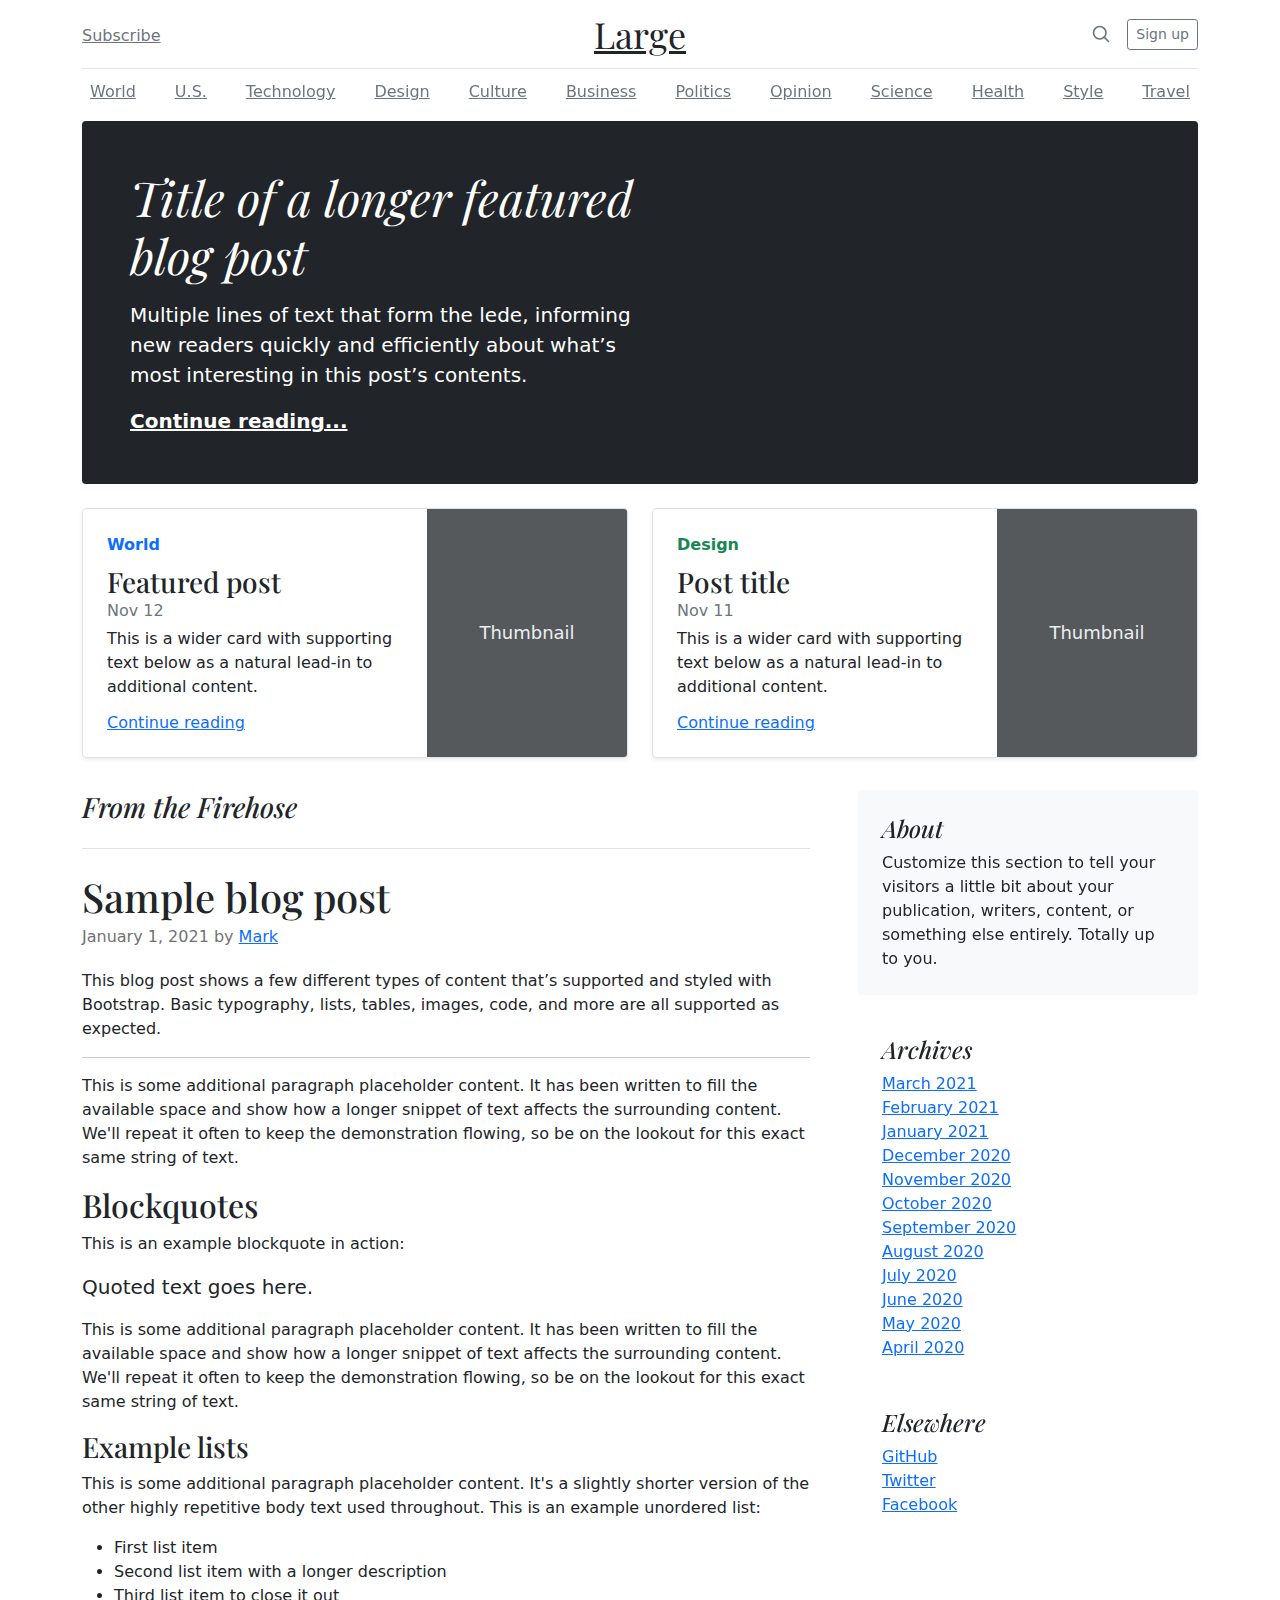
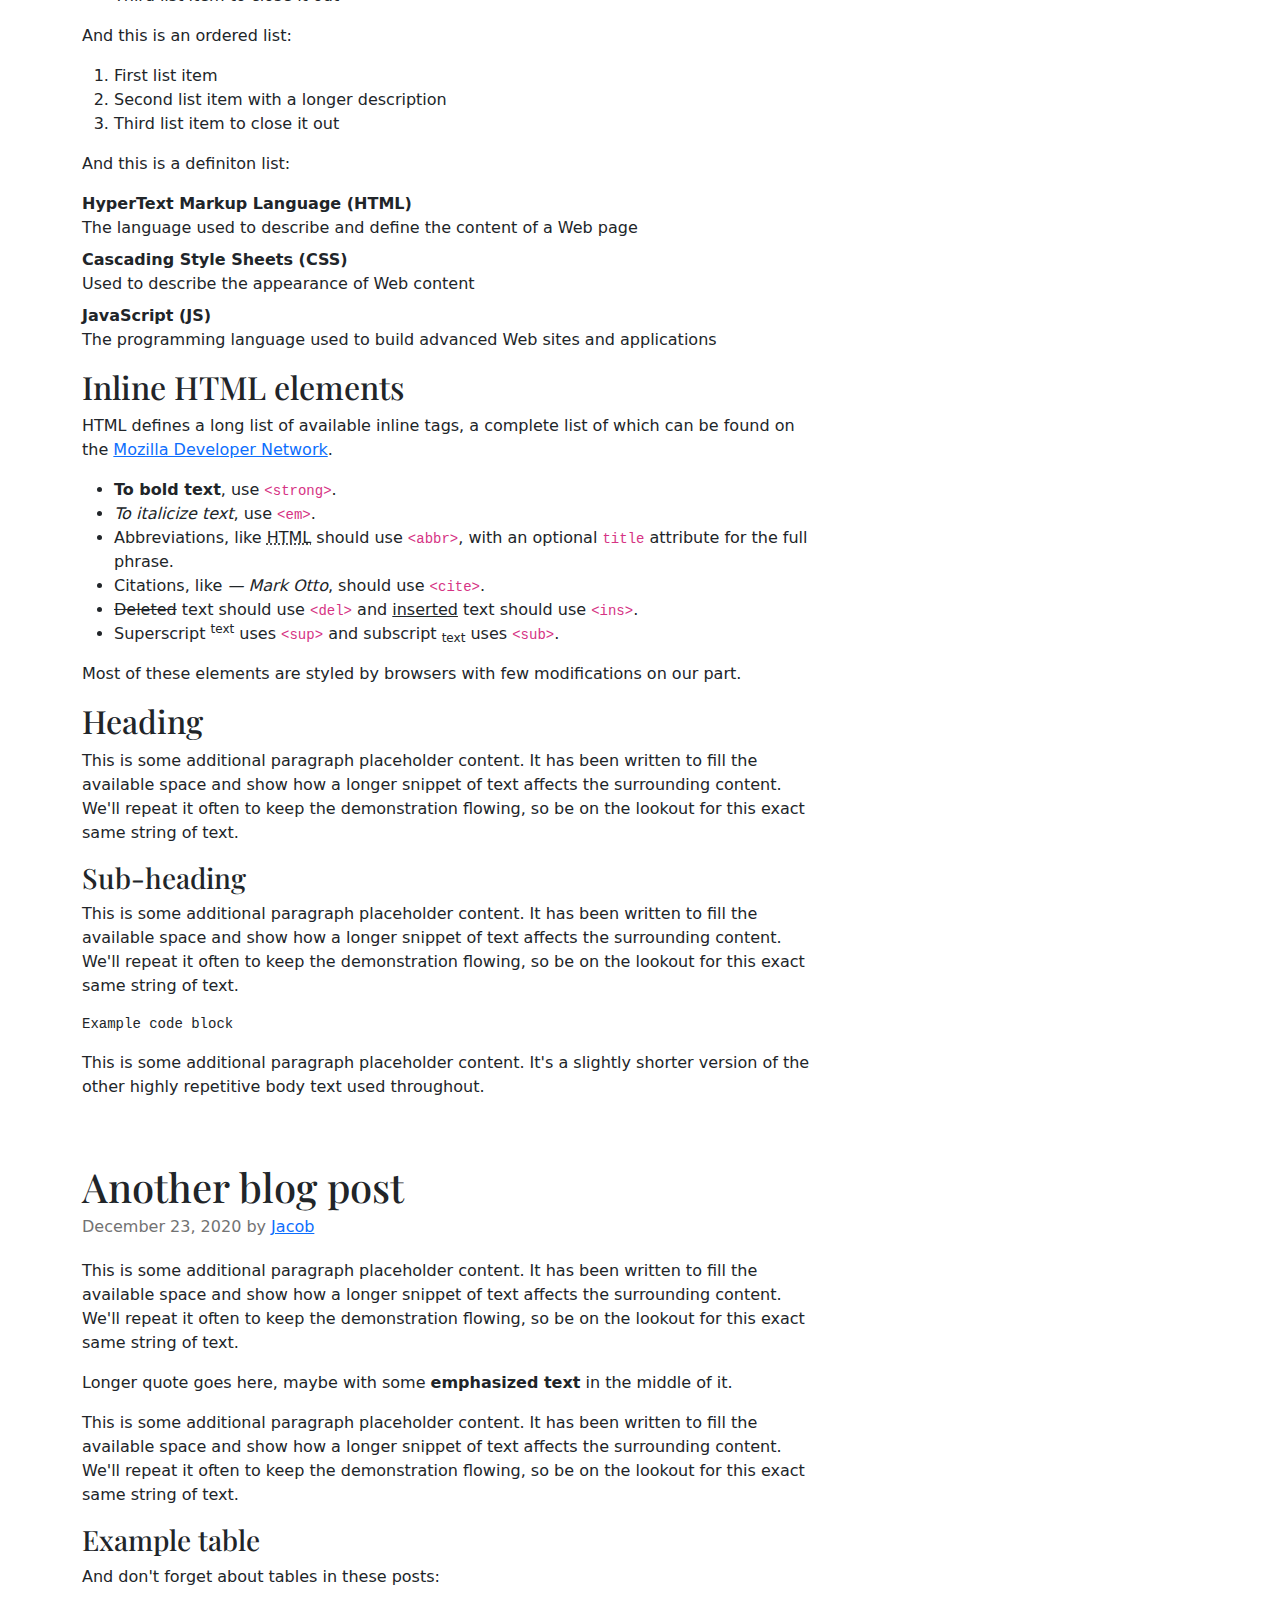
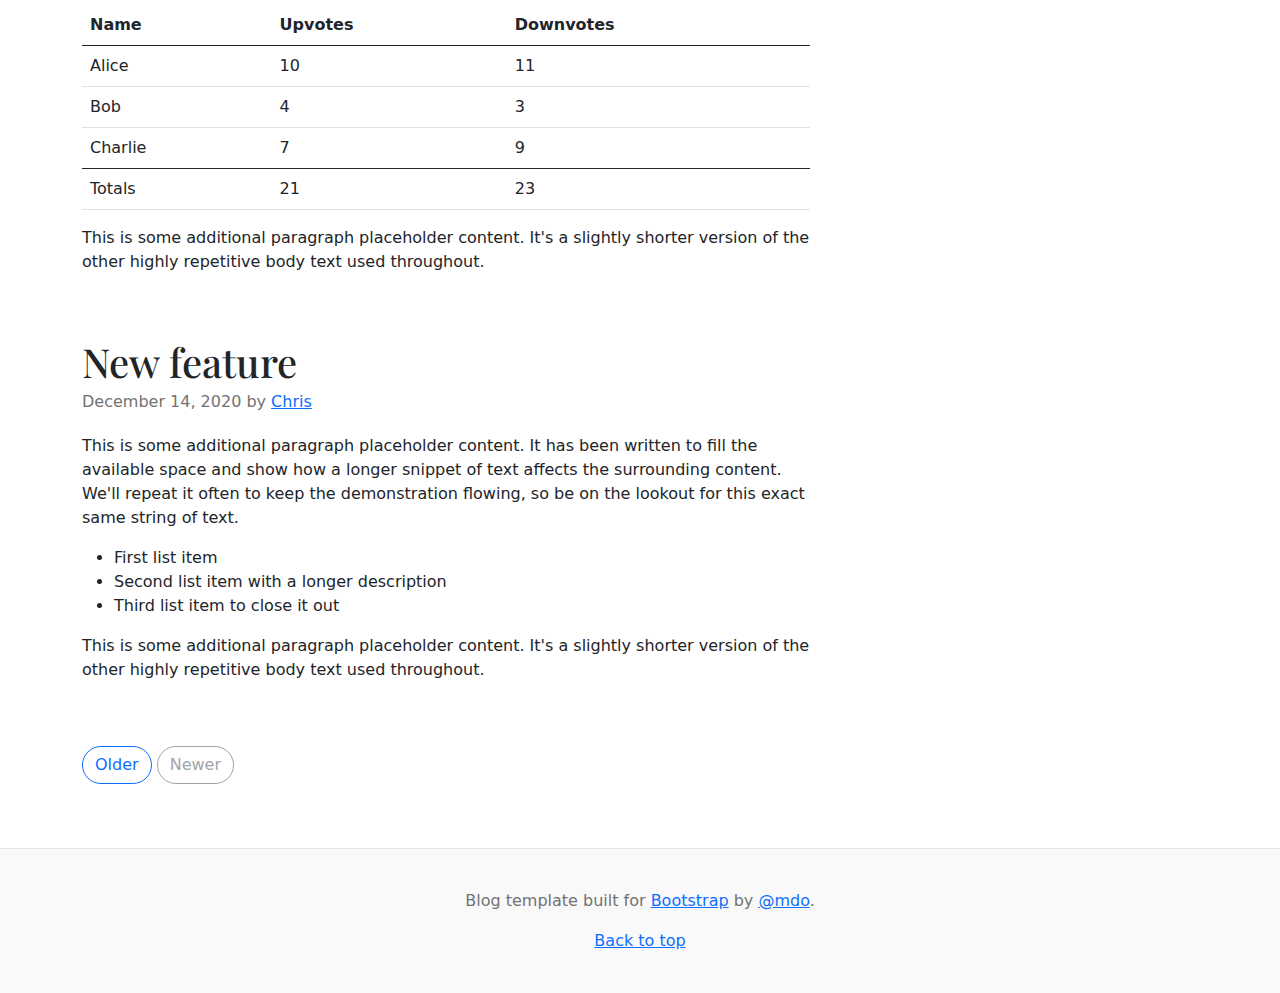
<file: bootstrap-5.0.0-examples/blog/index.html>
<!doctype html>
<html lang="en">
  <head>
    <meta charset="utf-8">
    <meta name="viewport" content="width=device-width, initial-scale=1">
    <meta name="description" content="">
    <meta name="author" content="Mark Otto, Jacob Thornton, and Bootstrap contributors">
    <meta name="generator" content="Hugo 0.83.1">
    <title>Blog Template · Bootstrap v5.0</title>

    <link rel="canonical" href="https://getbootstrap.com/docs/5.0/examples/blog/">

    

    <!-- Bootstrap core CSS -->
<link href="../assets/dist/css/bootstrap.min.css" rel="stylesheet">

    <style>
      .bd-placeholder-img {
        font-size: 1.125rem;
        text-anchor: middle;
        -webkit-user-select: none;
        -moz-user-select: none;
        user-select: none;
      }

      @media (min-width: 768px) {
        .bd-placeholder-img-lg {
          font-size: 3.5rem;
        }
      }
    </style>

    
    <!-- Custom styles for this template -->
    <link href="https://fonts.googleapis.com/css?family=Playfair&#43;Display:700,900&amp;display=swap" rel="stylesheet">
    <!-- Custom styles for this template -->
    <link href="blog.css" rel="stylesheet">
  </head>
  <body>
    
<div class="container">
  <header class="blog-header py-3">
    <div class="row flex-nowrap justify-content-between align-items-center">
      <div class="col-4 pt-1">
        <a class="link-secondary" href="#">Subscribe</a>
      </div>
      <div class="col-4 text-center">
        <a class="blog-header-logo text-dark" href="#">Large</a>
      </div>
      <div class="col-4 d-flex justify-content-end align-items-center">
        <a class="link-secondary" href="#" aria-label="Search">
          <svg xmlns="http://www.w3.org/2000/svg" width="20" height="20" fill="none" stroke="currentColor" stroke-linecap="round" stroke-linejoin="round" stroke-width="2" class="mx-3" role="img" viewBox="0 0 24 24"><title>Search</title><circle cx="10.5" cy="10.5" r="7.5"/><path d="M21 21l-5.2-5.2"/></svg>
        </a>
        <a class="btn btn-sm btn-outline-secondary" href="#">Sign up</a>
      </div>
    </div>
  </header>

  <div class="nav-scroller py-1 mb-2">
    <nav class="nav d-flex justify-content-between">
      <a class="p-2 link-secondary" href="#">World</a>
      <a class="p-2 link-secondary" href="#">U.S.</a>
      <a class="p-2 link-secondary" href="#">Technology</a>
      <a class="p-2 link-secondary" href="#">Design</a>
      <a class="p-2 link-secondary" href="#">Culture</a>
      <a class="p-2 link-secondary" href="#">Business</a>
      <a class="p-2 link-secondary" href="#">Politics</a>
      <a class="p-2 link-secondary" href="#">Opinion</a>
      <a class="p-2 link-secondary" href="#">Science</a>
      <a class="p-2 link-secondary" href="#">Health</a>
      <a class="p-2 link-secondary" href="#">Style</a>
      <a class="p-2 link-secondary" href="#">Travel</a>
    </nav>
  </div>
</div>

<main class="container">
  <div class="p-4 p-md-5 mb-4 text-white rounded bg-dark">
    <div class="col-md-6 px-0">
      <h1 class="display-4 fst-italic">Title of a longer featured blog post</h1>
      <p class="lead my-3">Multiple lines of text that form the lede, informing new readers quickly and efficiently about what’s most interesting in this post’s contents.</p>
      <p class="lead mb-0"><a href="#" class="text-white fw-bold">Continue reading...</a></p>
    </div>
  </div>

  <div class="row mb-2">
    <div class="col-md-6">
      <div class="row g-0 border rounded overflow-hidden flex-md-row mb-4 shadow-sm h-md-250 position-relative">
        <div class="col p-4 d-flex flex-column position-static">
          <strong class="d-inline-block mb-2 text-primary">World</strong>
          <h3 class="mb-0">Featured post</h3>
          <div class="mb-1 text-muted">Nov 12</div>
          <p class="card-text mb-auto">This is a wider card with supporting text below as a natural lead-in to additional content.</p>
          <a href="#" class="stretched-link">Continue reading</a>
        </div>
        <div class="col-auto d-none d-lg-block">
          <svg class="bd-placeholder-img" width="200" height="250" xmlns="http://www.w3.org/2000/svg" role="img" aria-label="Placeholder: Thumbnail" preserveAspectRatio="xMidYMid slice" focusable="false"><title>Placeholder</title><rect width="100%" height="100%" fill="#55595c"/><text x="50%" y="50%" fill="#eceeef" dy=".3em">Thumbnail</text></svg>

        </div>
      </div>
    </div>
    <div class="col-md-6">
      <div class="row g-0 border rounded overflow-hidden flex-md-row mb-4 shadow-sm h-md-250 position-relative">
        <div class="col p-4 d-flex flex-column position-static">
          <strong class="d-inline-block mb-2 text-success">Design</strong>
          <h3 class="mb-0">Post title</h3>
          <div class="mb-1 text-muted">Nov 11</div>
          <p class="mb-auto">This is a wider card with supporting text below as a natural lead-in to additional content.</p>
          <a href="#" class="stretched-link">Continue reading</a>
        </div>
        <div class="col-auto d-none d-lg-block">
          <svg class="bd-placeholder-img" width="200" height="250" xmlns="http://www.w3.org/2000/svg" role="img" aria-label="Placeholder: Thumbnail" preserveAspectRatio="xMidYMid slice" focusable="false"><title>Placeholder</title><rect width="100%" height="100%" fill="#55595c"/><text x="50%" y="50%" fill="#eceeef" dy=".3em">Thumbnail</text></svg>

        </div>
      </div>
    </div>
  </div>

  <div class="row g-5">
    <div class="col-md-8">
      <h3 class="pb-4 mb-4 fst-italic border-bottom">
        From the Firehose
      </h3>

      <article class="blog-post">
        <h2 class="blog-post-title">Sample blog post</h2>
        <p class="blog-post-meta">January 1, 2021 by <a href="#">Mark</a></p>

        <p>This blog post shows a few different types of content that’s supported and styled with Bootstrap. Basic typography, lists, tables, images, code, and more are all supported as expected.</p>
        <hr>
        <p>This is some additional paragraph placeholder content. It has been written to fill the available space and show how a longer snippet of text affects the surrounding content. We'll repeat it often to keep the demonstration flowing, so be on the lookout for this exact same string of text.</p>
        <h2>Blockquotes</h2>
        <p>This is an example blockquote in action:</p>
        <blockquote class="blockquote">
          <p>Quoted text goes here.</p>
        </blockquote>
        <p>This is some additional paragraph placeholder content. It has been written to fill the available space and show how a longer snippet of text affects the surrounding content. We'll repeat it often to keep the demonstration flowing, so be on the lookout for this exact same string of text.</p>
        <h3>Example lists</h3>
        <p>This is some additional paragraph placeholder content. It's a slightly shorter version of the other highly repetitive body text used throughout. This is an example unordered list:</p>
        <ul>
          <li>First list item</li>
          <li>Second list item with a longer description</li>
          <li>Third list item to close it out</li>
        </ul>
        <p>And this is an ordered list:</p>
        <ol>
          <li>First list item</li>
          <li>Second list item with a longer description</li>
          <li>Third list item to close it out</li>
        </ol>
        <p>And this is a definiton list:</p>
        <dl>
          <dt>HyperText Markup Language (HTML)</dt>
          <dd>The language used to describe and define the content of a Web page</dd>
          <dt>Cascading Style Sheets (CSS)</dt>
          <dd>Used to describe the appearance of Web content</dd>
          <dt>JavaScript (JS)</dt>
          <dd>The programming language used to build advanced Web sites and applications</dd>
        </dl>
        <h2>Inline HTML elements</h2>
        <p>HTML defines a long list of available inline tags, a complete list of which can be found on the <a href="https://developer.mozilla.org/en-US/docs/Web/HTML/Element">Mozilla Developer Network</a>.</p>
        <ul>
          <li><strong>To bold text</strong>, use <code class="language-plaintext highlighter-rouge">&lt;strong&gt;</code>.</li>
          <li><em>To italicize text</em>, use <code class="language-plaintext highlighter-rouge">&lt;em&gt;</code>.</li>
          <li>Abbreviations, like <abbr title="HyperText Markup Langage">HTML</abbr> should use <code class="language-plaintext highlighter-rouge">&lt;abbr&gt;</code>, with an optional <code class="language-plaintext highlighter-rouge">title</code> attribute for the full phrase.</li>
          <li>Citations, like <cite>— Mark Otto</cite>, should use <code class="language-plaintext highlighter-rouge">&lt;cite&gt;</code>.</li>
          <li><del>Deleted</del> text should use <code class="language-plaintext highlighter-rouge">&lt;del&gt;</code> and <ins>inserted</ins> text should use <code class="language-plaintext highlighter-rouge">&lt;ins&gt;</code>.</li>
          <li>Superscript <sup>text</sup> uses <code class="language-plaintext highlighter-rouge">&lt;sup&gt;</code> and subscript <sub>text</sub> uses <code class="language-plaintext highlighter-rouge">&lt;sub&gt;</code>.</li>
        </ul>
        <p>Most of these elements are styled by browsers with few modifications on our part.</p>
        <h2>Heading</h2>
        <p>This is some additional paragraph placeholder content. It has been written to fill the available space and show how a longer snippet of text affects the surrounding content. We'll repeat it often to keep the demonstration flowing, so be on the lookout for this exact same string of text.</p>
        <h3>Sub-heading</h3>
        <p>This is some additional paragraph placeholder content. It has been written to fill the available space and show how a longer snippet of text affects the surrounding content. We'll repeat it often to keep the demonstration flowing, so be on the lookout for this exact same string of text.</p>
        <pre><code>Example code block</code></pre>
        <p>This is some additional paragraph placeholder content. It's a slightly shorter version of the other highly repetitive body text used throughout.</p>
      </article>

      <article class="blog-post">
        <h2 class="blog-post-title">Another blog post</h2>
        <p class="blog-post-meta">December 23, 2020 by <a href="#">Jacob</a></p>

        <p>This is some additional paragraph placeholder content. It has been written to fill the available space and show how a longer snippet of text affects the surrounding content. We'll repeat it often to keep the demonstration flowing, so be on the lookout for this exact same string of text.</p>
        <blockquote>
          <p>Longer quote goes here, maybe with some <strong>emphasized text</strong> in the middle of it.</p>
        </blockquote>
        <p>This is some additional paragraph placeholder content. It has been written to fill the available space and show how a longer snippet of text affects the surrounding content. We'll repeat it often to keep the demonstration flowing, so be on the lookout for this exact same string of text.</p>
        <h3>Example table</h3>
        <p>And don't forget about tables in these posts:</p>
        <table class="table">
          <thead>
            <tr>
              <th>Name</th>
              <th>Upvotes</th>
              <th>Downvotes</th>
            </tr>
          </thead>
          <tbody>
            <tr>
              <td>Alice</td>
              <td>10</td>
              <td>11</td>
            </tr>
            <tr>
              <td>Bob</td>
              <td>4</td>
              <td>3</td>
            </tr>
            <tr>
              <td>Charlie</td>
              <td>7</td>
              <td>9</td>
            </tr>
          </tbody>
          <tfoot>
            <tr>
              <td>Totals</td>
              <td>21</td>
              <td>23</td>
            </tr>
          </tfoot>
        </table>

        <p>This is some additional paragraph placeholder content. It's a slightly shorter version of the other highly repetitive body text used throughout.</p>
      </article>

      <article class="blog-post">
        <h2 class="blog-post-title">New feature</h2>
        <p class="blog-post-meta">December 14, 2020 by <a href="#">Chris</a></p>

        <p>This is some additional paragraph placeholder content. It has been written to fill the available space and show how a longer snippet of text affects the surrounding content. We'll repeat it often to keep the demonstration flowing, so be on the lookout for this exact same string of text.</p>
        <ul>
          <li>First list item</li>
          <li>Second list item with a longer description</li>
          <li>Third list item to close it out</li>
        </ul>
        <p>This is some additional paragraph placeholder content. It's a slightly shorter version of the other highly repetitive body text used throughout.</p>
      </article>

      <nav class="blog-pagination" aria-label="Pagination">
        <a class="btn btn-outline-primary" href="#">Older</a>
        <a class="btn btn-outline-secondary disabled" href="#" tabindex="-1" aria-disabled="true">Newer</a>
      </nav>

    </div>

    <div class="col-md-4">
      <div class="position-sticky" style="top: 2rem;">
        <div class="p-4 mb-3 bg-light rounded">
          <h4 class="fst-italic">About</h4>
          <p class="mb-0">Customize this section to tell your visitors a little bit about your publication, writers, content, or something else entirely. Totally up to you.</p>
        </div>

        <div class="p-4">
          <h4 class="fst-italic">Archives</h4>
          <ol class="list-unstyled mb-0">
            <li><a href="#">March 2021</a></li>
            <li><a href="#">February 2021</a></li>
            <li><a href="#">January 2021</a></li>
            <li><a href="#">December 2020</a></li>
            <li><a href="#">November 2020</a></li>
            <li><a href="#">October 2020</a></li>
            <li><a href="#">September 2020</a></li>
            <li><a href="#">August 2020</a></li>
            <li><a href="#">July 2020</a></li>
            <li><a href="#">June 2020</a></li>
            <li><a href="#">May 2020</a></li>
            <li><a href="#">April 2020</a></li>
          </ol>
        </div>

        <div class="p-4">
          <h4 class="fst-italic">Elsewhere</h4>
          <ol class="list-unstyled">
            <li><a href="#">GitHub</a></li>
            <li><a href="#">Twitter</a></li>
            <li><a href="#">Facebook</a></li>
          </ol>
        </div>
      </div>
    </div>
  </div>

</main>

<footer class="blog-footer">
  <p>Blog template built for <a href="https://getbootstrap.com/">Bootstrap</a> by <a href="https://twitter.com/mdo">@mdo</a>.</p>
  <p>
    <a href="#">Back to top</a>
  </p>
</footer>


    
  </body>
</html>
</file>
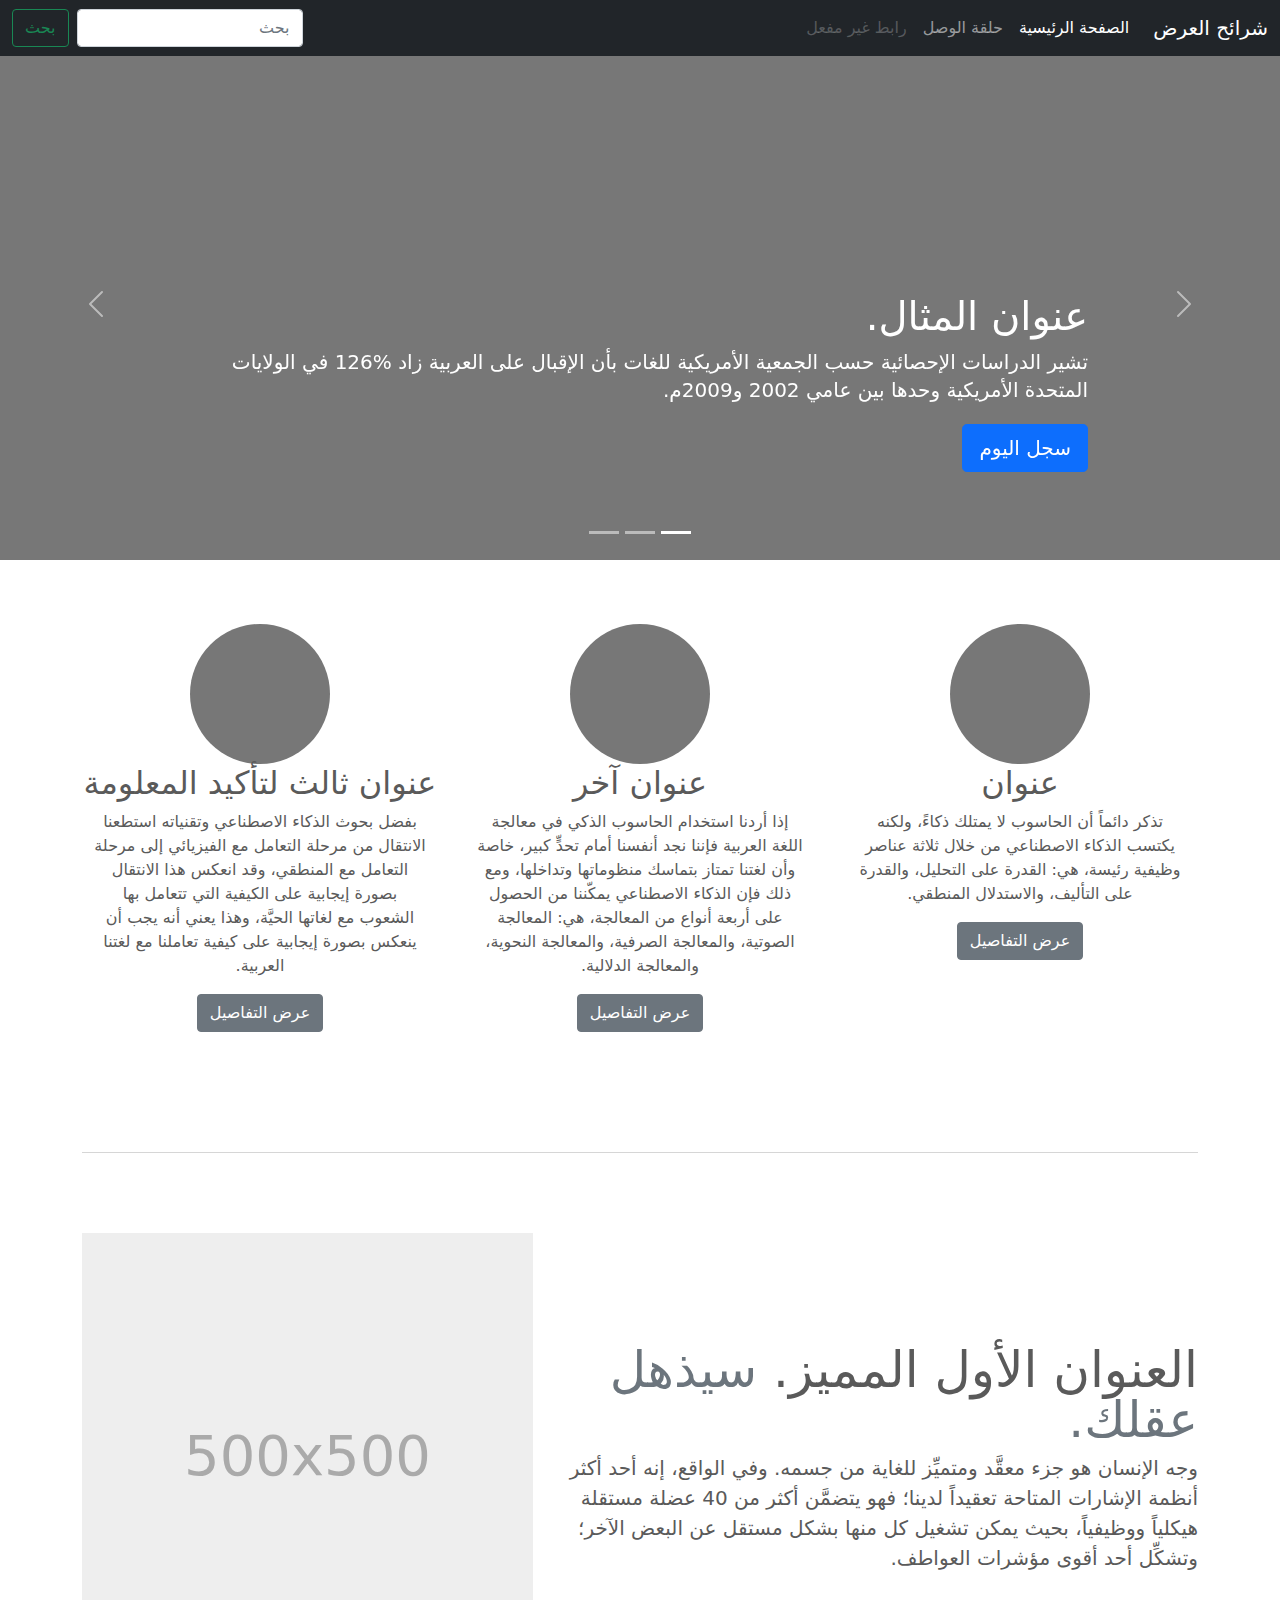
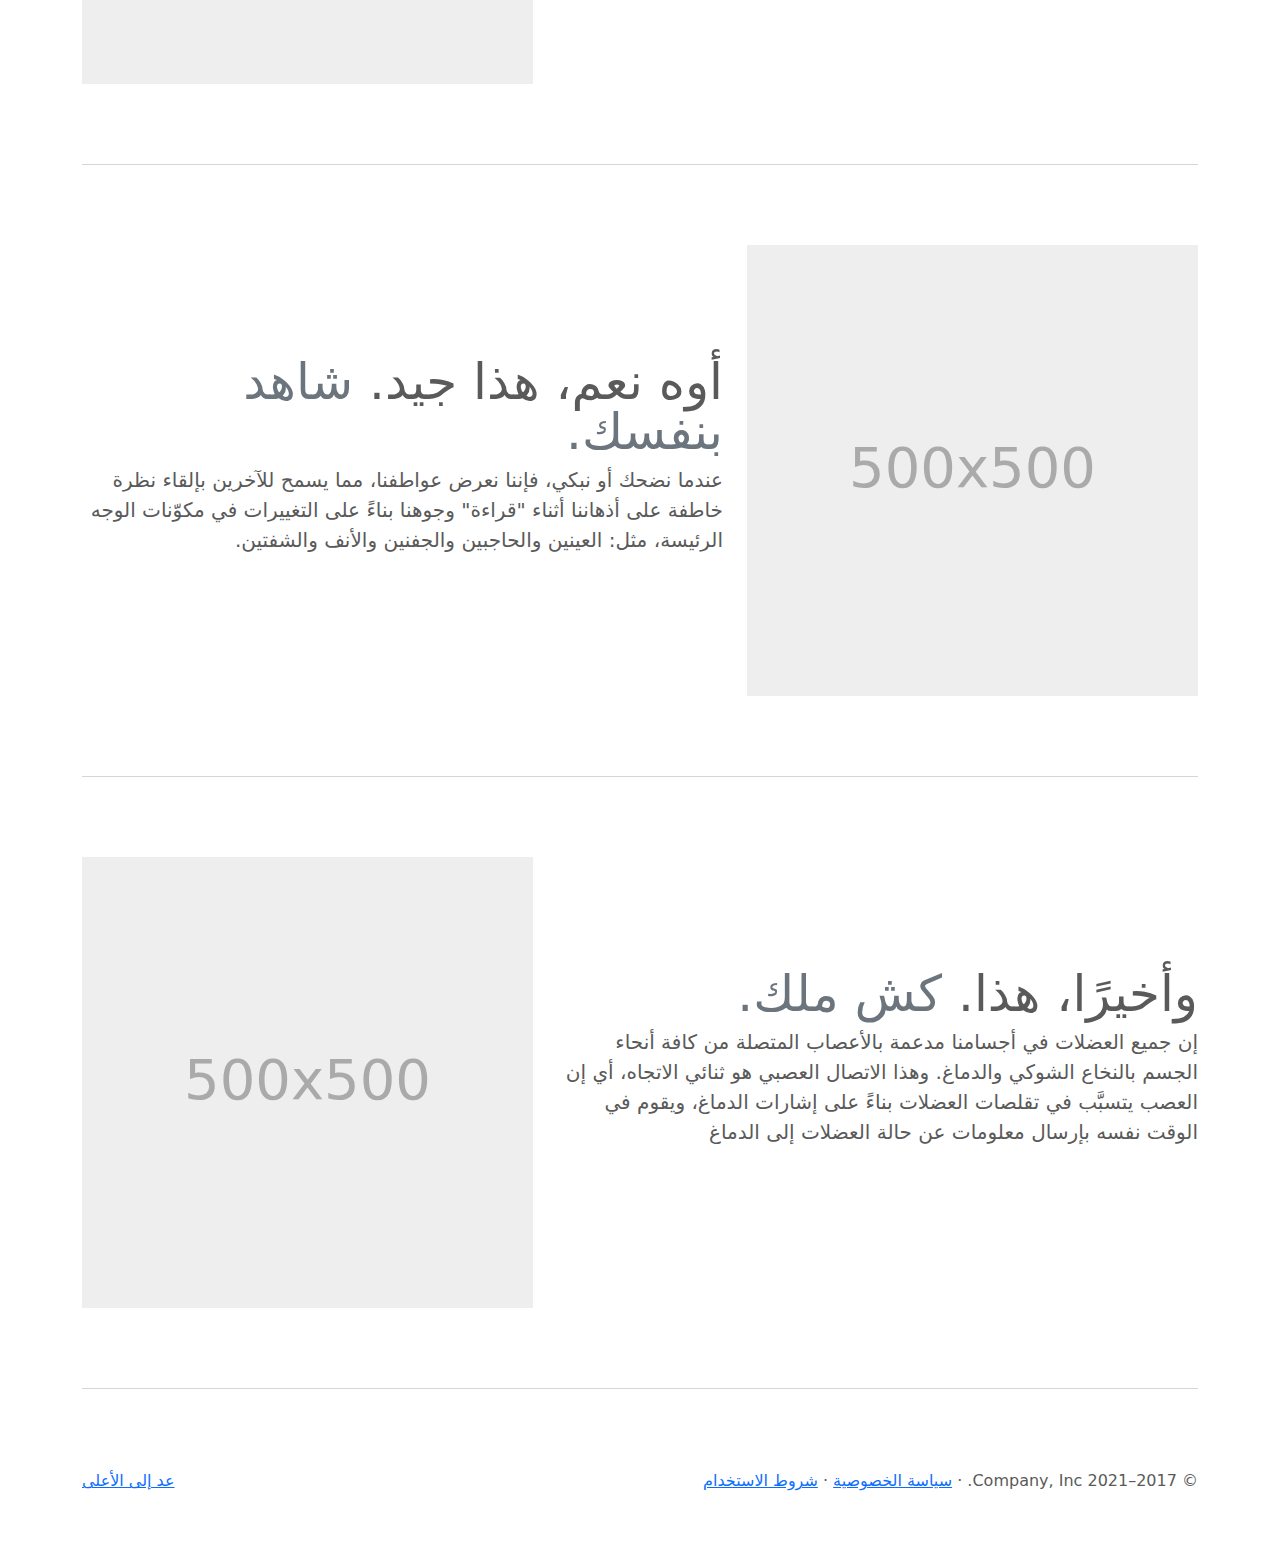
<file: bootstrap-5.0.0-examples/carousel-rtl/index.html>
<!doctype html>
<html lang="ar" dir="rtl">
  <head>
    <meta charset="utf-8">
    <meta name="viewport" content="width=device-width, initial-scale=1">
    <meta name="description" content="">
    <meta name="author" content="Mark Otto, Jacob Thornton, and Bootstrap contributors">
    <meta name="generator" content="Hugo 0.83.1">
    <title>قالب  شرائح العرض · Bootstrap v5.0</title>

    <link rel="canonical" href="https://getbootstrap.com/docs/5.0/examples/carousel-rtl/">

    

    <!-- Bootstrap core CSS -->
<link href="../assets/dist/css/bootstrap.rtl.min.css" rel="stylesheet">

    <style>
      .bd-placeholder-img {
        font-size: 1.125rem;
        text-anchor: middle;
        -webkit-user-select: none;
        -moz-user-select: none;
        user-select: none;
      }

      @media (min-width: 768px) {
        .bd-placeholder-img-lg {
          font-size: 3.5rem;
        }
      }
    </style>

    
    <!-- Custom styles for this template -->
    <link href="../carousel/carousel.rtl.css" rel="stylesheet">
  </head>
  <body>
    
<header>
  <nav class="navbar navbar-expand-md navbar-dark fixed-top bg-dark">
    <div class="container-fluid">
      <a class="navbar-brand" href="#">شرائح العرض</a>
      <button class="navbar-toggler" type="button" data-bs-toggle="collapse" data-bs-target="#navbarCollapse" aria-controls="navbarCollapse" aria-expanded="false" aria-label="تبديل التنقل">
        <span class="navbar-toggler-icon"></span>
      </button>
      <div class="collapse navbar-collapse" id="navbarCollapse">
        <ul class="navbar-nav me-auto mb-2 mb-md-0">
          <li class="nav-item">
            <a class="nav-link active" aria-current="page" href="#">الصفحة الرئيسية</a>
          </li>
          <li class="nav-item">
            <a class="nav-link" href="#">حلقة الوصل</a>
          </li>
          <li class="nav-item">
            <a class="nav-link disabled" href="#" tabindex="-1" aria-disabled="true">رابط غير مفعل</a>
          </li>
        </ul>
        <form class="d-flex">
          <input class="form-control me-2" type="search" placeholder="بحث" aria-label="بحث">
          <button class="btn btn-outline-success" type="submit">بحث</button>
        </form>
      </div>
    </div>
  </nav>
</header>

<main>

  <div id="myCarousel" class="carousel slide" data-bs-ride="carousel">
    <div class="carousel-indicators">
      <button type="button" data-bs-target="#myCarousel" data-bs-slide-to="0" class="active" aria-current="true" aria-label="Slide 1"></button>
      <button type="button" data-bs-target="#myCarousel" data-bs-slide-to="1" aria-label="Slide 2"></button>
      <button type="button" data-bs-target="#myCarousel" data-bs-slide-to="2" aria-label="Slide 3"></button>
    </div>
    <div class="carousel-inner">
      <div class="carousel-item active">
        <svg class="bd-placeholder-img" width="100%" height="100%" xmlns="http://www.w3.org/2000/svg" aria-hidden="true" preserveAspectRatio="xMidYMid slice" focusable="false"><rect width="100%" height="100%" fill="#777"/></svg>

        <div class="container">
          <div class="carousel-caption text-start">
            <h1>عنوان المثال.</h1>
            <p>تشير الدراسات الإحصائية حسب الجمعية الأمريكية للغات بأن الإقبال على العربية زاد %126 في الولايات المتحدة الأمريكية وحدها بين عامي 2002 و2009م.</p>
            <p><a class="btn btn-lg btn-primary" href="#">سجل اليوم</a></p>
          </div>
        </div>
      </div>
      <div class="carousel-item">
        <svg class="bd-placeholder-img" width="100%" height="100%" xmlns="http://www.w3.org/2000/svg" aria-hidden="true" preserveAspectRatio="xMidYMid slice" focusable="false"><rect width="100%" height="100%" fill="#777"/></svg>

        <div class="container">
          <div class="carousel-caption">
            <h1>عنوان مثال آخر.</h1>
            <p>حسب المجلس الثقافي البريطاني فإن تعليم الإنجليزية داخل بريطانيا يسهم في تعزيز اقتصادها بما يتجاوز ملياري جنيه سنوياً، كما أنه وفر أكثر من 26 ألف وظيفة.</p>
            <p><a class="btn btn-lg btn-primary" href="#">أعرف أكثر</a></p>
          </div>
        </div>
      </div>
      <div class="carousel-item">
        <svg class="bd-placeholder-img" width="100%" height="100%" xmlns="http://www.w3.org/2000/svg" aria-hidden="true" preserveAspectRatio="xMidYMid slice" focusable="false"><rect width="100%" height="100%" fill="#777"/></svg>

        <div class="container">
          <div class="carousel-caption text-end">
            <h1>واحد أكثر لقياس جيد.</h1>
            <p>الإحصاءات لحجم الاستثمار اللغوي خارج بريطانيا تتفاوت من سنة لأخرى إلا أن المدير التنفيذي للمجلس الثقافي البريطاني إدي بايرز يرى أن استثمار تعليم الإنجليزية في الخارج لا يحسب على المستوى المالي فحسب بل على المستوى السياسي أيضاً.</p>
            <p><a class="btn btn-lg btn-primary" href="#">تصفح المعرض</a></p>
          </div>
        </div>
      </div>
    </div>
    <button class="carousel-control-prev" type="button" data-bs-target="#myCarousel" data-bs-slide="prev">
      <span class="carousel-control-prev-icon" aria-hidden="true"></span>
      <span class="visually-hidden">السابق</span>
    </button>
    <button class="carousel-control-next" type="button" data-bs-target="#myCarousel" data-bs-slide="next">
      <span class="carousel-control-next-icon" aria-hidden="true"></span>
      <span class="visually-hidden">التالي</span>
    </button>
  </div>


  <!-- Marketing messaging and featurettes
  ================================================== -->
  <!-- Wrap the rest of the page in another container to center all the content. -->

  <div class="container marketing">

    <!-- Three columns of text below the carousel -->
    <div class="row">
      <div class="col-lg-4">
        <svg class="bd-placeholder-img rounded-circle" width="140" height="140" xmlns="http://www.w3.org/2000/svg" role="img" aria-label="Placeholder: 140x140" preserveAspectRatio="xMidYMid slice" focusable="false"><title>Placeholder</title><rect width="100%" height="100%" fill="#777"/><text x="50%" y="50%" fill="#777" dy=".3em">140x140</text></svg>

        <h2>عنوان</h2>
        <p>تذكر دائماً أن الحاسوب لا يمتلك ذكاءً، ولكنه يكتسب الذكاء الاصطناعي من خلال ثلاثة عناصر وظيفية رئيسة، هي: القدرة على التحليل، والقدرة على التأليف، والاستدلال المنطقي.</p>
        <p><a class="btn btn-secondary" href="#">عرض التفاصيل</a></p>
      </div><!-- /.col-lg-4 -->
      <div class="col-lg-4">
        <svg class="bd-placeholder-img rounded-circle" width="140" height="140" xmlns="http://www.w3.org/2000/svg" role="img" aria-label="Placeholder: 140x140" preserveAspectRatio="xMidYMid slice" focusable="false"><title>Placeholder</title><rect width="100%" height="100%" fill="#777"/><text x="50%" y="50%" fill="#777" dy=".3em">140x140</text></svg>

        <h2>عنوان آخر</h2>
        <p>إذا أردنا استخدام الحاسوب الذكي في معالجة اللغة العربية فإننا نجد أنفسنا أمام تحدٍّ كبير، خاصة وأن لغتنا تمتاز بتماسك منظوماتها وتداخلها، ومع ذلك فإن الذكاء الاصطناعي يمكّننا من الحصول على أربعة أنواع من المعالجة، هي: المعالجة الصوتية، والمعالجة الصرفية، والمعالجة النحوية، والمعالجة الدلالية.</p>
        <p><a class="btn btn-secondary" href="#">عرض التفاصيل</a></p>
      </div><!-- /.col-lg-4 -->
      <div class="col-lg-4">
        <svg class="bd-placeholder-img rounded-circle" width="140" height="140" xmlns="http://www.w3.org/2000/svg" role="img" aria-label="Placeholder: 140x140" preserveAspectRatio="xMidYMid slice" focusable="false"><title>Placeholder</title><rect width="100%" height="100%" fill="#777"/><text x="50%" y="50%" fill="#777" dy=".3em">140x140</text></svg>

        <h2>عنوان ثالث لتأكيد المعلومة</h2>
        <p>بفضل بحوث الذكاء الاصطناعي وتقنياته استطعنا الانتقال من مرحلة التعامل مع الفيزيائي إلى مرحلة التعامل مع المنطقي، وقد انعكس هذا الانتقال بصورة إيجابية على الكيفية التي تتعامل بها الشعوب مع لغاتها الحيَّة، وهذا يعني أنه يجب أن ينعكس بصورة إيجابية على كيفية تعاملنا مع لغتنا العربية.</p>
        <p><a class="btn btn-secondary" href="#">عرض التفاصيل</a></p>
      </div><!-- /.col-lg-4 -->
    </div><!-- /.row -->


    <!-- START THE FEATURETTES -->

    <hr class="featurette-divider">

    <div class="row featurette">
      <div class="col-md-7">
        <h2 class="featurette-heading">العنوان الأول المميز. <span class="text-muted"> سيذهل عقلك. </span></h2>
        <p class="lead">وجه الإنسان هو جزء معقَّد ومتميِّز للغاية من جسمه. وفي الواقع، إنه أحد أكثر أنظمة الإشارات المتاحة تعقيداً لدينا؛ فهو يتضمَّن أكثر من 40 عضلة مستقلة هيكلياً ووظيفياً، بحيث يمكن تشغيل كل منها بشكل مستقل عن البعض الآخر؛ وتشكِّل أحد أقوى مؤشرات العواطف.</p>
      </div>
      <div class="col-md-5">
        <svg class="bd-placeholder-img bd-placeholder-img-lg featurette-image img-fluid mx-auto" width="500" height="500" xmlns="http://www.w3.org/2000/svg" role="img" aria-label="Placeholder: 500x500" preserveAspectRatio="xMidYMid slice" focusable="false"><title>Placeholder</title><rect width="100%" height="100%" fill="#eee"/><text x="50%" y="50%" fill="#aaa" dy=".3em">500x500</text></svg>

      </div>
    </div>

    <hr class="featurette-divider">

    <div class="row featurette">
      <div class="col-md-7 order-md-2">
        <h2 class="featurette-heading">أوه نعم، هذا جيد. <span class="text-muted"> شاهد بنفسك. </span></h2>
        <p class="lead">عندما نضحك أو نبكي، فإننا نعرض عواطفنا، مما يسمح للآخرين بإلقاء نظرة خاطفة على أذهاننا أثناء "قراءة" وجوهنا بناءً على التغييرات في مكوّنات الوجه الرئيسة، مثل: العينين والحاجبين والجفنين والأنف والشفتين.</p>
      </div>
      <div class="col-md-5 order-md-1">
        <svg class="bd-placeholder-img bd-placeholder-img-lg featurette-image img-fluid mx-auto" width="500" height="500" xmlns="http://www.w3.org/2000/svg" role="img" aria-label="Placeholder: 500x500" preserveAspectRatio="xMidYMid slice" focusable="false"><title>Placeholder</title><rect width="100%" height="100%" fill="#eee"/><text x="50%" y="50%" fill="#aaa" dy=".3em">500x500</text></svg>

      </div>
    </div>

    <hr class="featurette-divider">

    <div class="row featurette">
      <div class="col-md-7">
        <h2 class="featurette-heading">وأخيرًا، هذا. <span class="text-muted"> كش ملك. </span></h2>
        <p class="lead">إن جميع العضلات في أجسامنا مدعمة بالأعصاب المتصلة من كافة أنحاء الجسم بالنخاع الشوكي والدماغ. وهذا الاتصال العصبي هو ثنائي الاتجاه، أي إن العصب يتسبَّب في تقلصات العضلات بناءً على إشارات الدماغ، ويقوم في الوقت نفسه بإرسال معلومات عن حالة العضلات إلى الدماغ</p>
      </div>
      <div class="col-md-5">
        <svg class="bd-placeholder-img bd-placeholder-img-lg featurette-image img-fluid mx-auto" width="500" height="500" xmlns="http://www.w3.org/2000/svg" role="img" aria-label="Placeholder: 500x500" preserveAspectRatio="xMidYMid slice" focusable="false"><title>Placeholder</title><rect width="100%" height="100%" fill="#eee"/><text x="50%" y="50%" fill="#aaa" dy=".3em">500x500</text></svg>

      </div>
    </div>

    <hr class="featurette-divider">

    <!-- /END THE FEATURETTES -->

  </div><!-- /.container -->


  <!-- FOOTER -->
  <footer class="container">
    <p class="float-end"><a href="#">عد إلى الأعلى</a></p>
    <p>&copy; 2017–2021 Company, Inc. &middot; <a href="#">سياسة الخصوصية</a> &middot; <a href="#">شروط الاستخدام</a></p>
  </footer>
</main>


    <script src="../assets/dist/js/bootstrap.bundle.min.js"></script>

      
  </body>
</html>
</file>
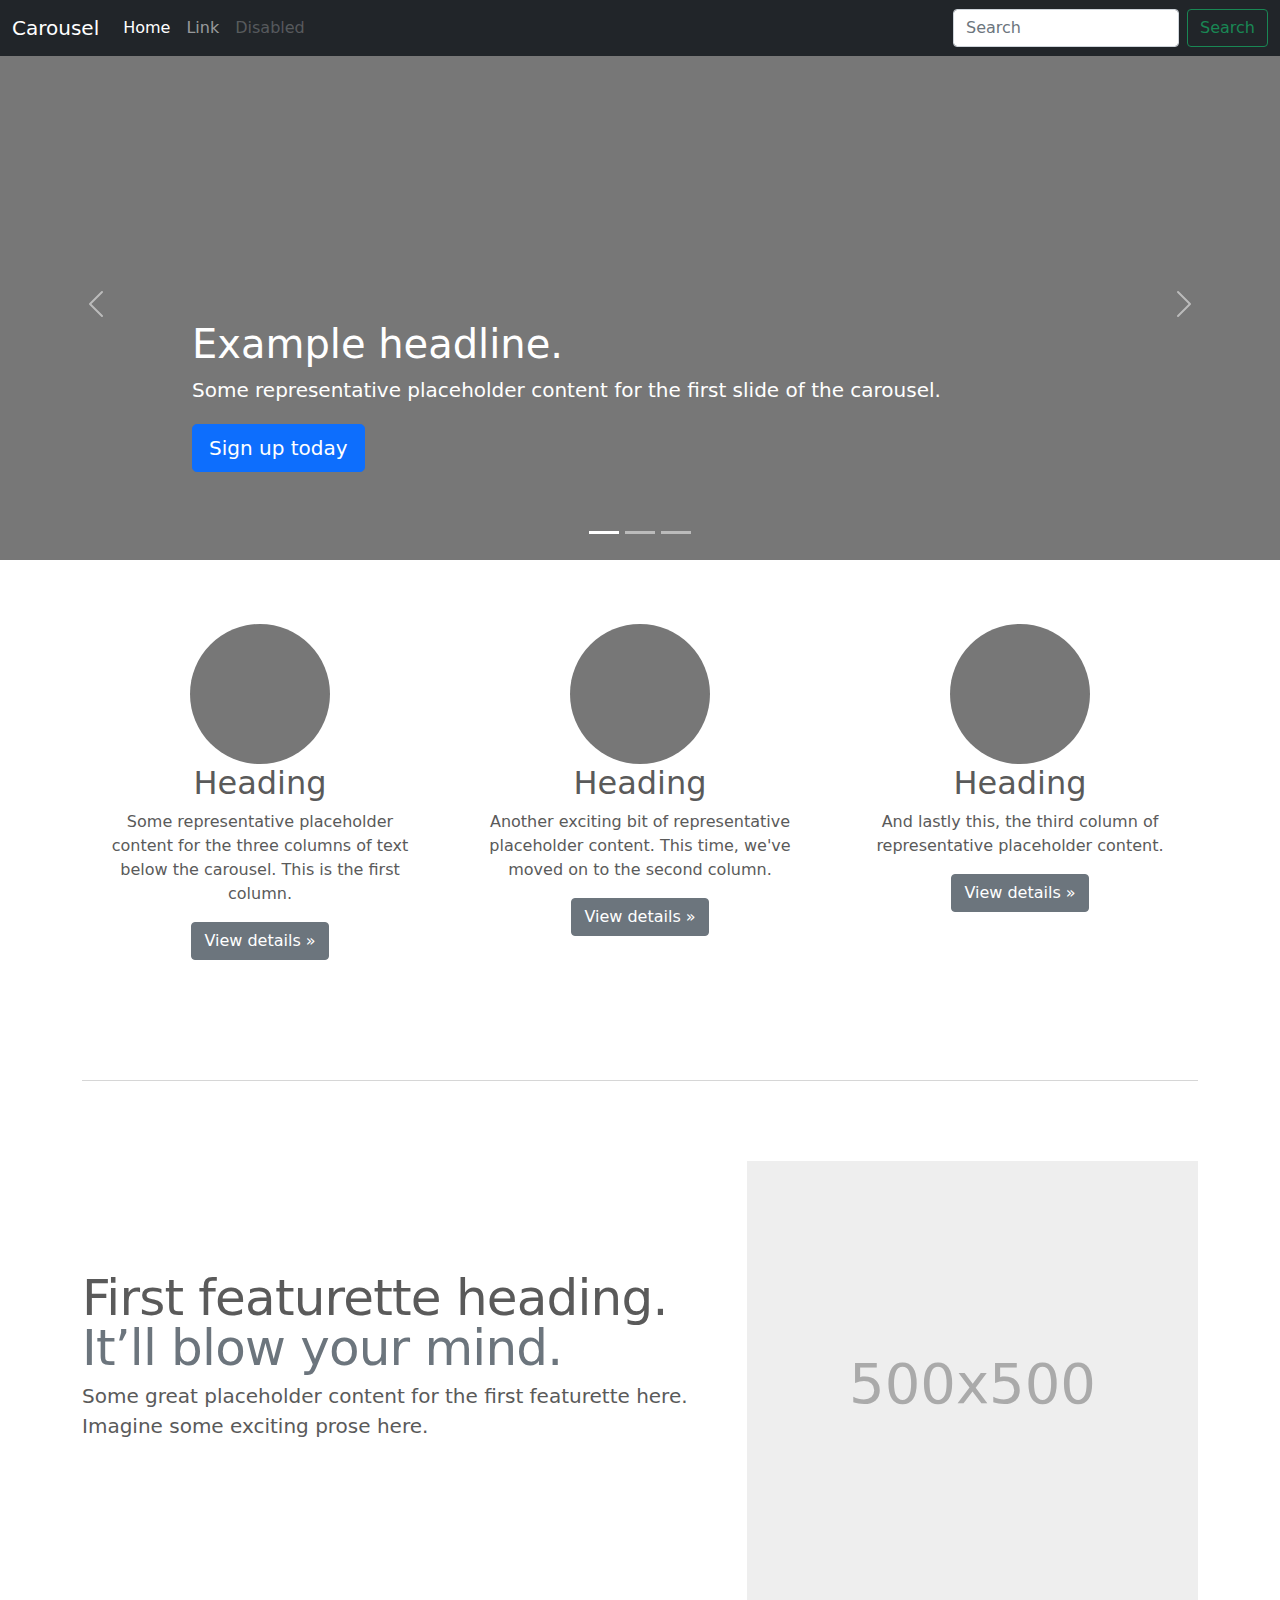
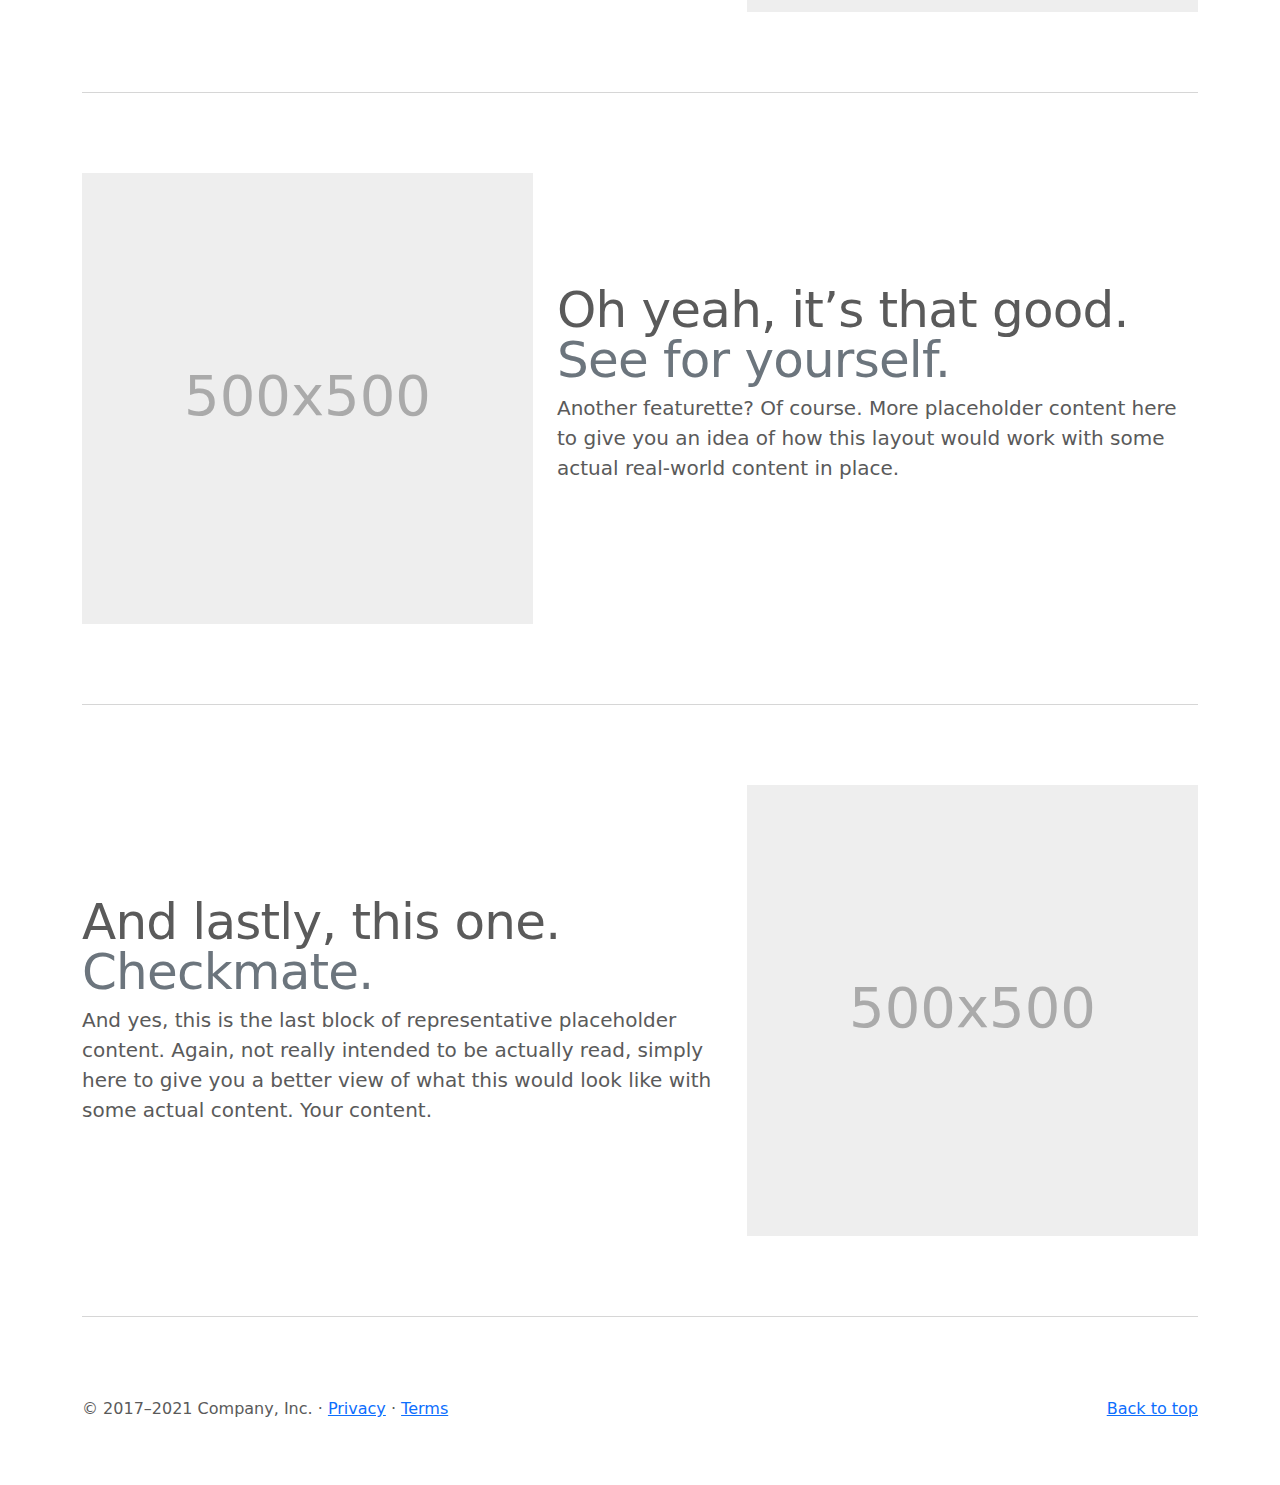
<file: bootstrap-5.0.0-examples/carousel/index.html>
<!doctype html>
<html lang="en">
  <head>
    <meta charset="utf-8">
    <meta name="viewport" content="width=device-width, initial-scale=1">
    <meta name="description" content="">
    <meta name="author" content="Mark Otto, Jacob Thornton, and Bootstrap contributors">
    <meta name="generator" content="Hugo 0.83.1">
    <title>Carousel Template · Bootstrap v5.0</title>

    <link rel="canonical" href="https://getbootstrap.com/docs/5.0/examples/carousel/">

    

    <!-- Bootstrap core CSS -->
<link href="../assets/dist/css/bootstrap.min.css" rel="stylesheet">

    <style>
      .bd-placeholder-img {
        font-size: 1.125rem;
        text-anchor: middle;
        -webkit-user-select: none;
        -moz-user-select: none;
        user-select: none;
      }

      @media (min-width: 768px) {
        .bd-placeholder-img-lg {
          font-size: 3.5rem;
        }
      }
    </style>

    
    <!-- Custom styles for this template -->
    <link href="carousel.css" rel="stylesheet">
  </head>
  <body>
    
<header>
  <nav class="navbar navbar-expand-md navbar-dark fixed-top bg-dark">
    <div class="container-fluid">
      <a class="navbar-brand" href="#">Carousel</a>
      <button class="navbar-toggler" type="button" data-bs-toggle="collapse" data-bs-target="#navbarCollapse" aria-controls="navbarCollapse" aria-expanded="false" aria-label="Toggle navigation">
        <span class="navbar-toggler-icon"></span>
      </button>
      <div class="collapse navbar-collapse" id="navbarCollapse">
        <ul class="navbar-nav me-auto mb-2 mb-md-0">
          <li class="nav-item">
            <a class="nav-link active" aria-current="page" href="#">Home</a>
          </li>
          <li class="nav-item">
            <a class="nav-link" href="#">Link</a>
          </li>
          <li class="nav-item">
            <a class="nav-link disabled" href="#" tabindex="-1" aria-disabled="true">Disabled</a>
          </li>
        </ul>
        <form class="d-flex">
          <input class="form-control me-2" type="search" placeholder="Search" aria-label="Search">
          <button class="btn btn-outline-success" type="submit">Search</button>
        </form>
      </div>
    </div>
  </nav>
</header>

<main>

  <div id="myCarousel" class="carousel slide" data-bs-ride="carousel">
    <div class="carousel-indicators">
      <button type="button" data-bs-target="#myCarousel" data-bs-slide-to="0" class="active" aria-current="true" aria-label="Slide 1"></button>
      <button type="button" data-bs-target="#myCarousel" data-bs-slide-to="1" aria-label="Slide 2"></button>
      <button type="button" data-bs-target="#myCarousel" data-bs-slide-to="2" aria-label="Slide 3"></button>
    </div>
    <div class="carousel-inner">
      <div class="carousel-item active">
        <svg class="bd-placeholder-img" width="100%" height="100%" xmlns="http://www.w3.org/2000/svg" aria-hidden="true" preserveAspectRatio="xMidYMid slice" focusable="false"><rect width="100%" height="100%" fill="#777"/></svg>

        <div class="container">
          <div class="carousel-caption text-start">
            <h1>Example headline.</h1>
            <p>Some representative placeholder content for the first slide of the carousel.</p>
            <p><a class="btn btn-lg btn-primary" href="#">Sign up today</a></p>
          </div>
        </div>
      </div>
      <div class="carousel-item">
        <svg class="bd-placeholder-img" width="100%" height="100%" xmlns="http://www.w3.org/2000/svg" aria-hidden="true" preserveAspectRatio="xMidYMid slice" focusable="false"><rect width="100%" height="100%" fill="#777"/></svg>

        <div class="container">
          <div class="carousel-caption">
            <h1>Another example headline.</h1>
            <p>Some representative placeholder content for the second slide of the carousel.</p>
            <p><a class="btn btn-lg btn-primary" href="#">Learn more</a></p>
          </div>
        </div>
      </div>
      <div class="carousel-item">
        <svg class="bd-placeholder-img" width="100%" height="100%" xmlns="http://www.w3.org/2000/svg" aria-hidden="true" preserveAspectRatio="xMidYMid slice" focusable="false"><rect width="100%" height="100%" fill="#777"/></svg>

        <div class="container">
          <div class="carousel-caption text-end">
            <h1>One more for good measure.</h1>
            <p>Some representative placeholder content for the third slide of this carousel.</p>
            <p><a class="btn btn-lg btn-primary" href="#">Browse gallery</a></p>
          </div>
        </div>
      </div>
    </div>
    <button class="carousel-control-prev" type="button" data-bs-target="#myCarousel" data-bs-slide="prev">
      <span class="carousel-control-prev-icon" aria-hidden="true"></span>
      <span class="visually-hidden">Previous</span>
    </button>
    <button class="carousel-control-next" type="button" data-bs-target="#myCarousel" data-bs-slide="next">
      <span class="carousel-control-next-icon" aria-hidden="true"></span>
      <span class="visually-hidden">Next</span>
    </button>
  </div>


  <!-- Marketing messaging and featurettes
  ================================================== -->
  <!-- Wrap the rest of the page in another container to center all the content. -->

  <div class="container marketing">

    <!-- Three columns of text below the carousel -->
    <div class="row">
      <div class="col-lg-4">
        <svg class="bd-placeholder-img rounded-circle" width="140" height="140" xmlns="http://www.w3.org/2000/svg" role="img" aria-label="Placeholder: 140x140" preserveAspectRatio="xMidYMid slice" focusable="false"><title>Placeholder</title><rect width="100%" height="100%" fill="#777"/><text x="50%" y="50%" fill="#777" dy=".3em">140x140</text></svg>

        <h2>Heading</h2>
        <p>Some representative placeholder content for the three columns of text below the carousel. This is the first column.</p>
        <p><a class="btn btn-secondary" href="#">View details &raquo;</a></p>
      </div><!-- /.col-lg-4 -->
      <div class="col-lg-4">
        <svg class="bd-placeholder-img rounded-circle" width="140" height="140" xmlns="http://www.w3.org/2000/svg" role="img" aria-label="Placeholder: 140x140" preserveAspectRatio="xMidYMid slice" focusable="false"><title>Placeholder</title><rect width="100%" height="100%" fill="#777"/><text x="50%" y="50%" fill="#777" dy=".3em">140x140</text></svg>

        <h2>Heading</h2>
        <p>Another exciting bit of representative placeholder content. This time, we've moved on to the second column.</p>
        <p><a class="btn btn-secondary" href="#">View details &raquo;</a></p>
      </div><!-- /.col-lg-4 -->
      <div class="col-lg-4">
        <svg class="bd-placeholder-img rounded-circle" width="140" height="140" xmlns="http://www.w3.org/2000/svg" role="img" aria-label="Placeholder: 140x140" preserveAspectRatio="xMidYMid slice" focusable="false"><title>Placeholder</title><rect width="100%" height="100%" fill="#777"/><text x="50%" y="50%" fill="#777" dy=".3em">140x140</text></svg>

        <h2>Heading</h2>
        <p>And lastly this, the third column of representative placeholder content.</p>
        <p><a class="btn btn-secondary" href="#">View details &raquo;</a></p>
      </div><!-- /.col-lg-4 -->
    </div><!-- /.row -->


    <!-- START THE FEATURETTES -->

    <hr class="featurette-divider">

    <div class="row featurette">
      <div class="col-md-7">
        <h2 class="featurette-heading">First featurette heading. <span class="text-muted">It’ll blow your mind.</span></h2>
        <p class="lead">Some great placeholder content for the first featurette here. Imagine some exciting prose here.</p>
      </div>
      <div class="col-md-5">
        <svg class="bd-placeholder-img bd-placeholder-img-lg featurette-image img-fluid mx-auto" width="500" height="500" xmlns="http://www.w3.org/2000/svg" role="img" aria-label="Placeholder: 500x500" preserveAspectRatio="xMidYMid slice" focusable="false"><title>Placeholder</title><rect width="100%" height="100%" fill="#eee"/><text x="50%" y="50%" fill="#aaa" dy=".3em">500x500</text></svg>

      </div>
    </div>

    <hr class="featurette-divider">

    <div class="row featurette">
      <div class="col-md-7 order-md-2">
        <h2 class="featurette-heading">Oh yeah, it’s that good. <span class="text-muted">See for yourself.</span></h2>
        <p class="lead">Another featurette? Of course. More placeholder content here to give you an idea of how this layout would work with some actual real-world content in place.</p>
      </div>
      <div class="col-md-5 order-md-1">
        <svg class="bd-placeholder-img bd-placeholder-img-lg featurette-image img-fluid mx-auto" width="500" height="500" xmlns="http://www.w3.org/2000/svg" role="img" aria-label="Placeholder: 500x500" preserveAspectRatio="xMidYMid slice" focusable="false"><title>Placeholder</title><rect width="100%" height="100%" fill="#eee"/><text x="50%" y="50%" fill="#aaa" dy=".3em">500x500</text></svg>

      </div>
    </div>

    <hr class="featurette-divider">

    <div class="row featurette">
      <div class="col-md-7">
        <h2 class="featurette-heading">And lastly, this one. <span class="text-muted">Checkmate.</span></h2>
        <p class="lead">And yes, this is the last block of representative placeholder content. Again, not really intended to be actually read, simply here to give you a better view of what this would look like with some actual content. Your content.</p>
      </div>
      <div class="col-md-5">
        <svg class="bd-placeholder-img bd-placeholder-img-lg featurette-image img-fluid mx-auto" width="500" height="500" xmlns="http://www.w3.org/2000/svg" role="img" aria-label="Placeholder: 500x500" preserveAspectRatio="xMidYMid slice" focusable="false"><title>Placeholder</title><rect width="100%" height="100%" fill="#eee"/><text x="50%" y="50%" fill="#aaa" dy=".3em">500x500</text></svg>

      </div>
    </div>

    <hr class="featurette-divider">

    <!-- /END THE FEATURETTES -->

  </div><!-- /.container -->


  <!-- FOOTER -->
  <footer class="container">
    <p class="float-end"><a href="#">Back to top</a></p>
    <p>&copy; 2017–2021 Company, Inc. &middot; <a href="#">Privacy</a> &middot; <a href="#">Terms</a></p>
  </footer>
</main>


    <script src="../assets/dist/js/bootstrap.bundle.min.js"></script>

      
  </body>
</html>
</file>
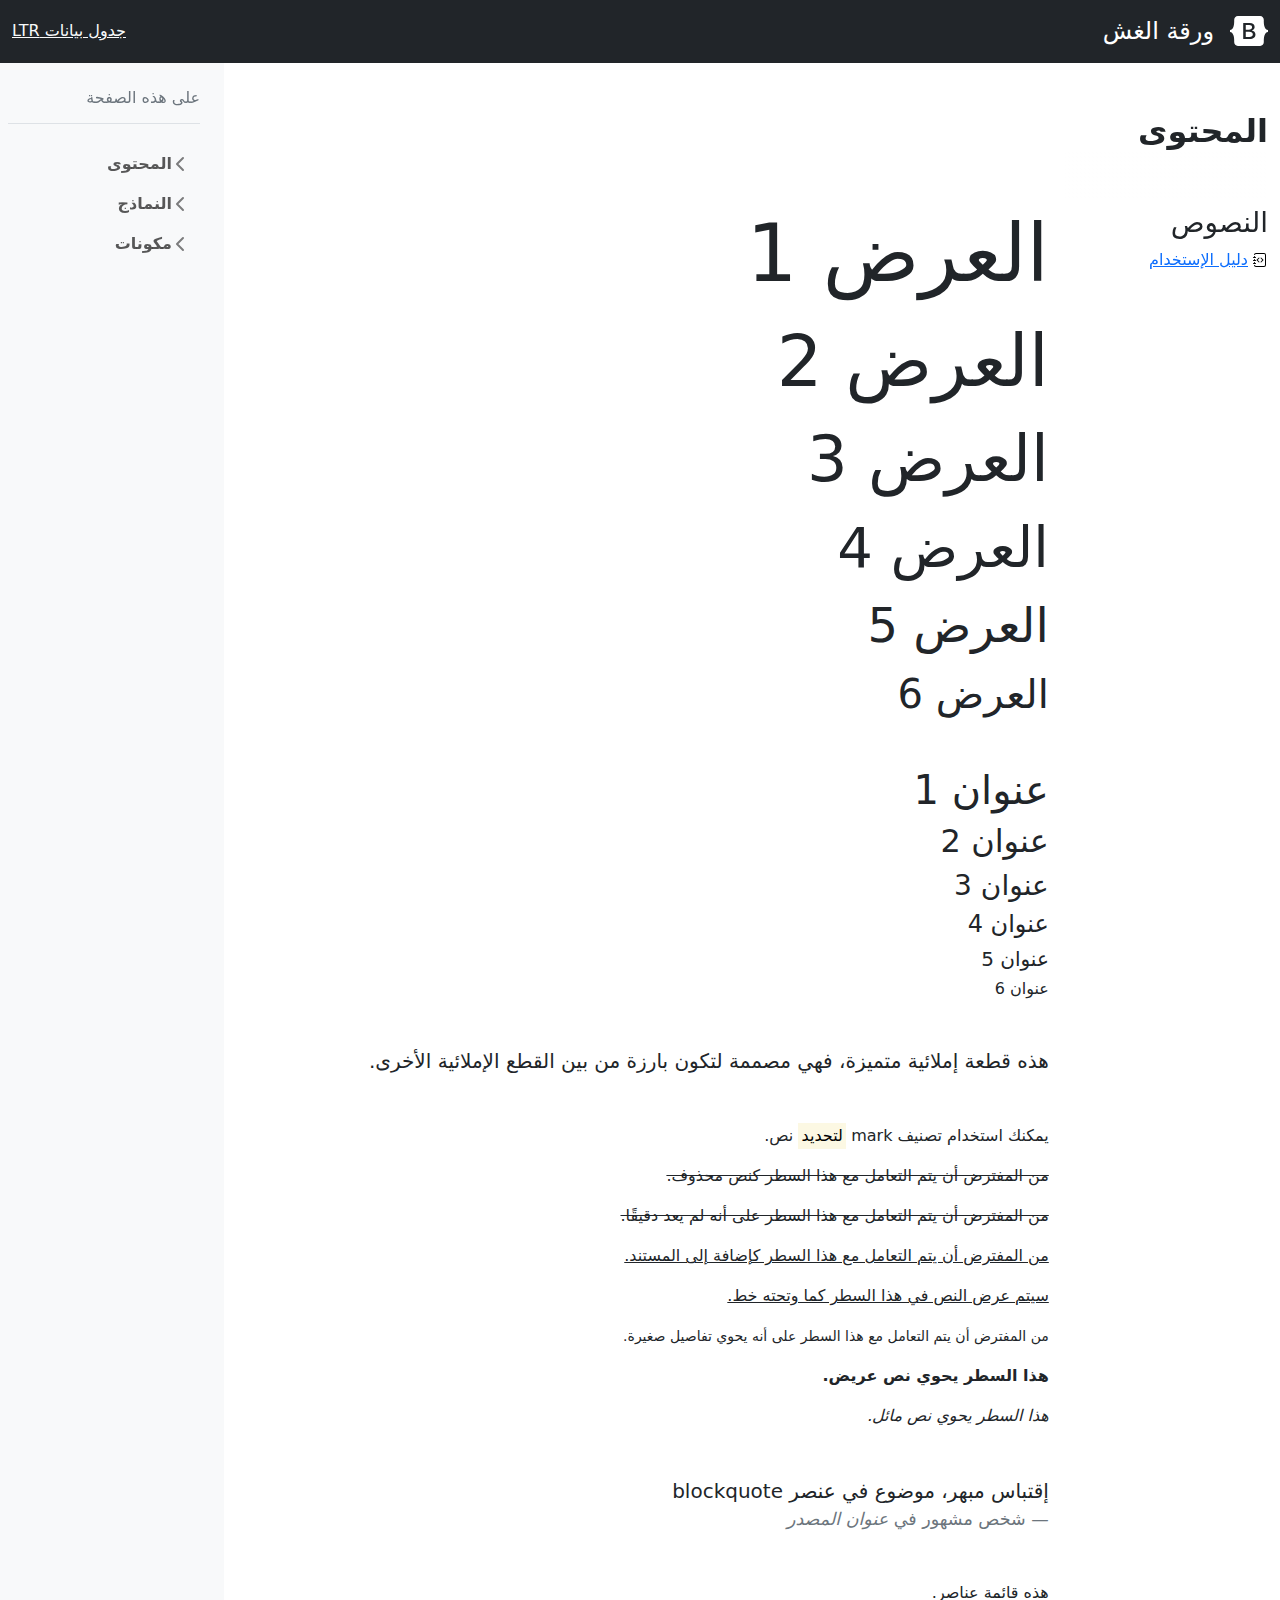
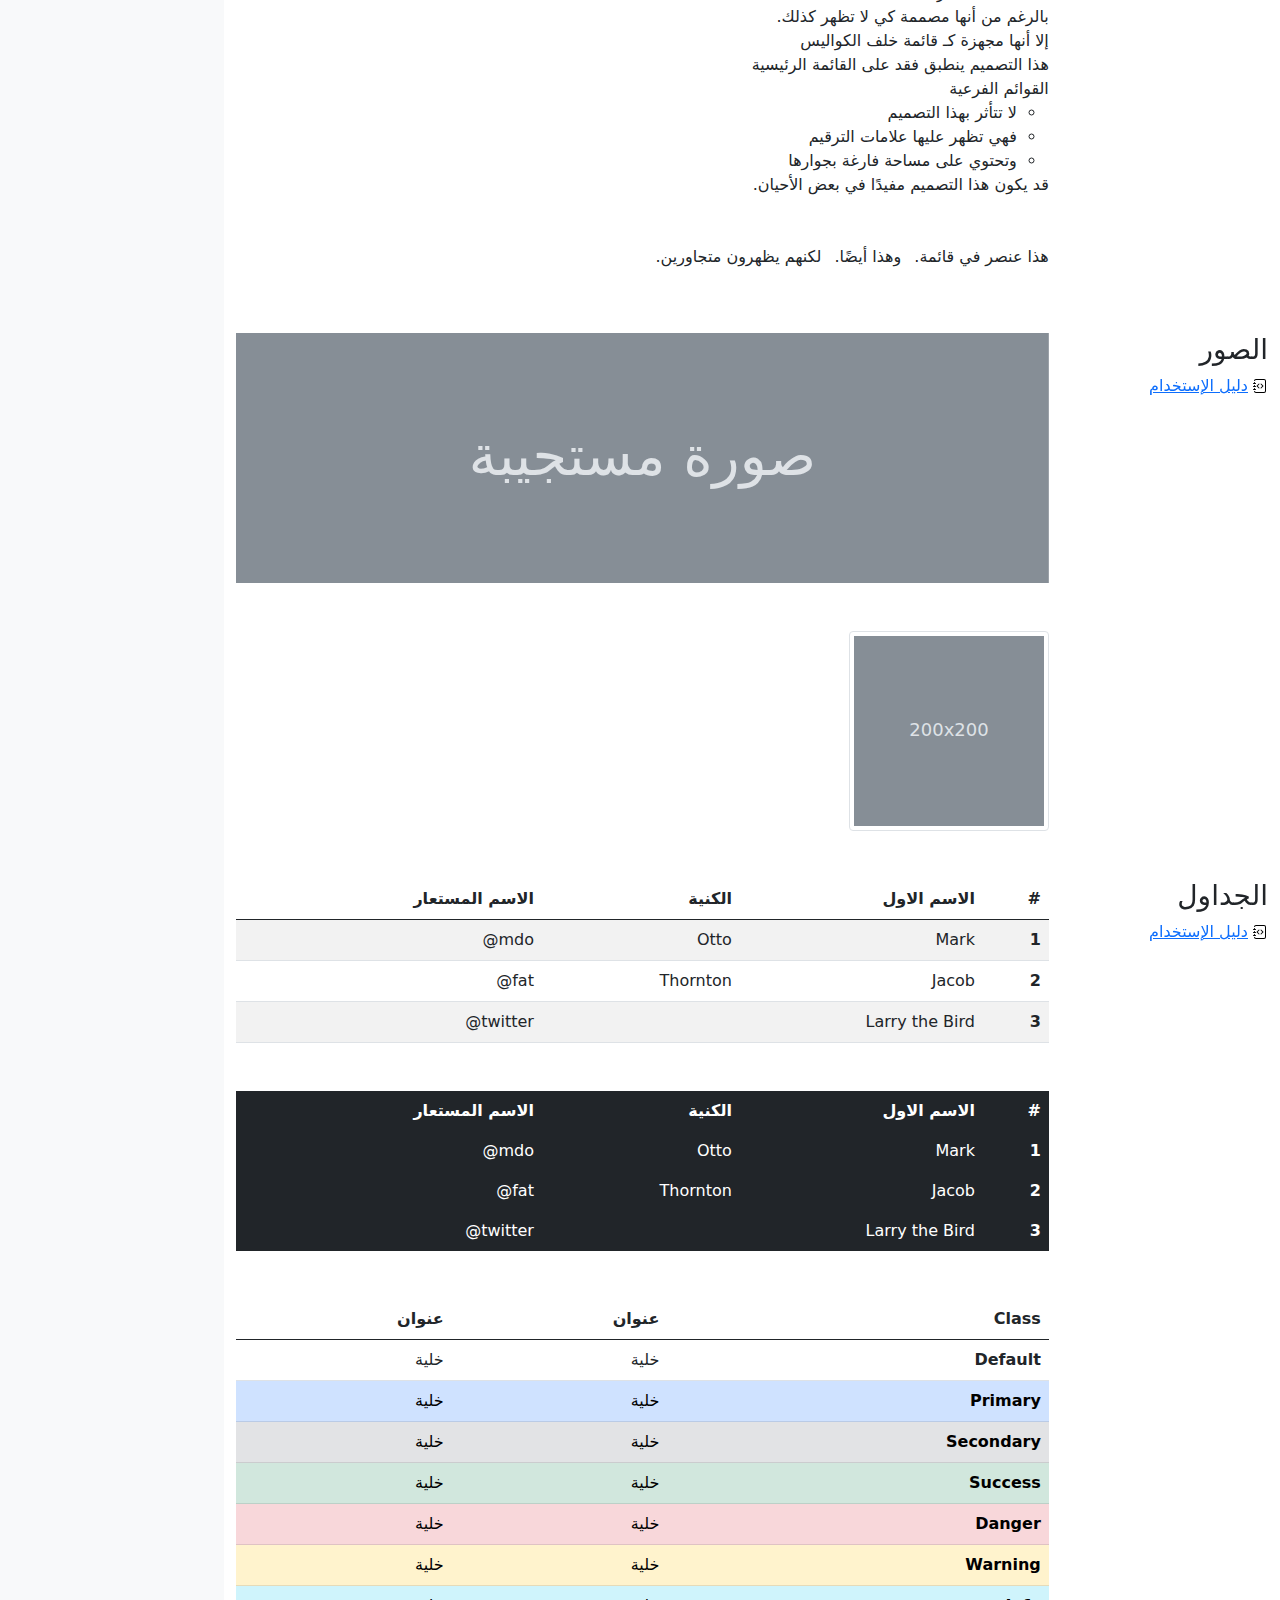
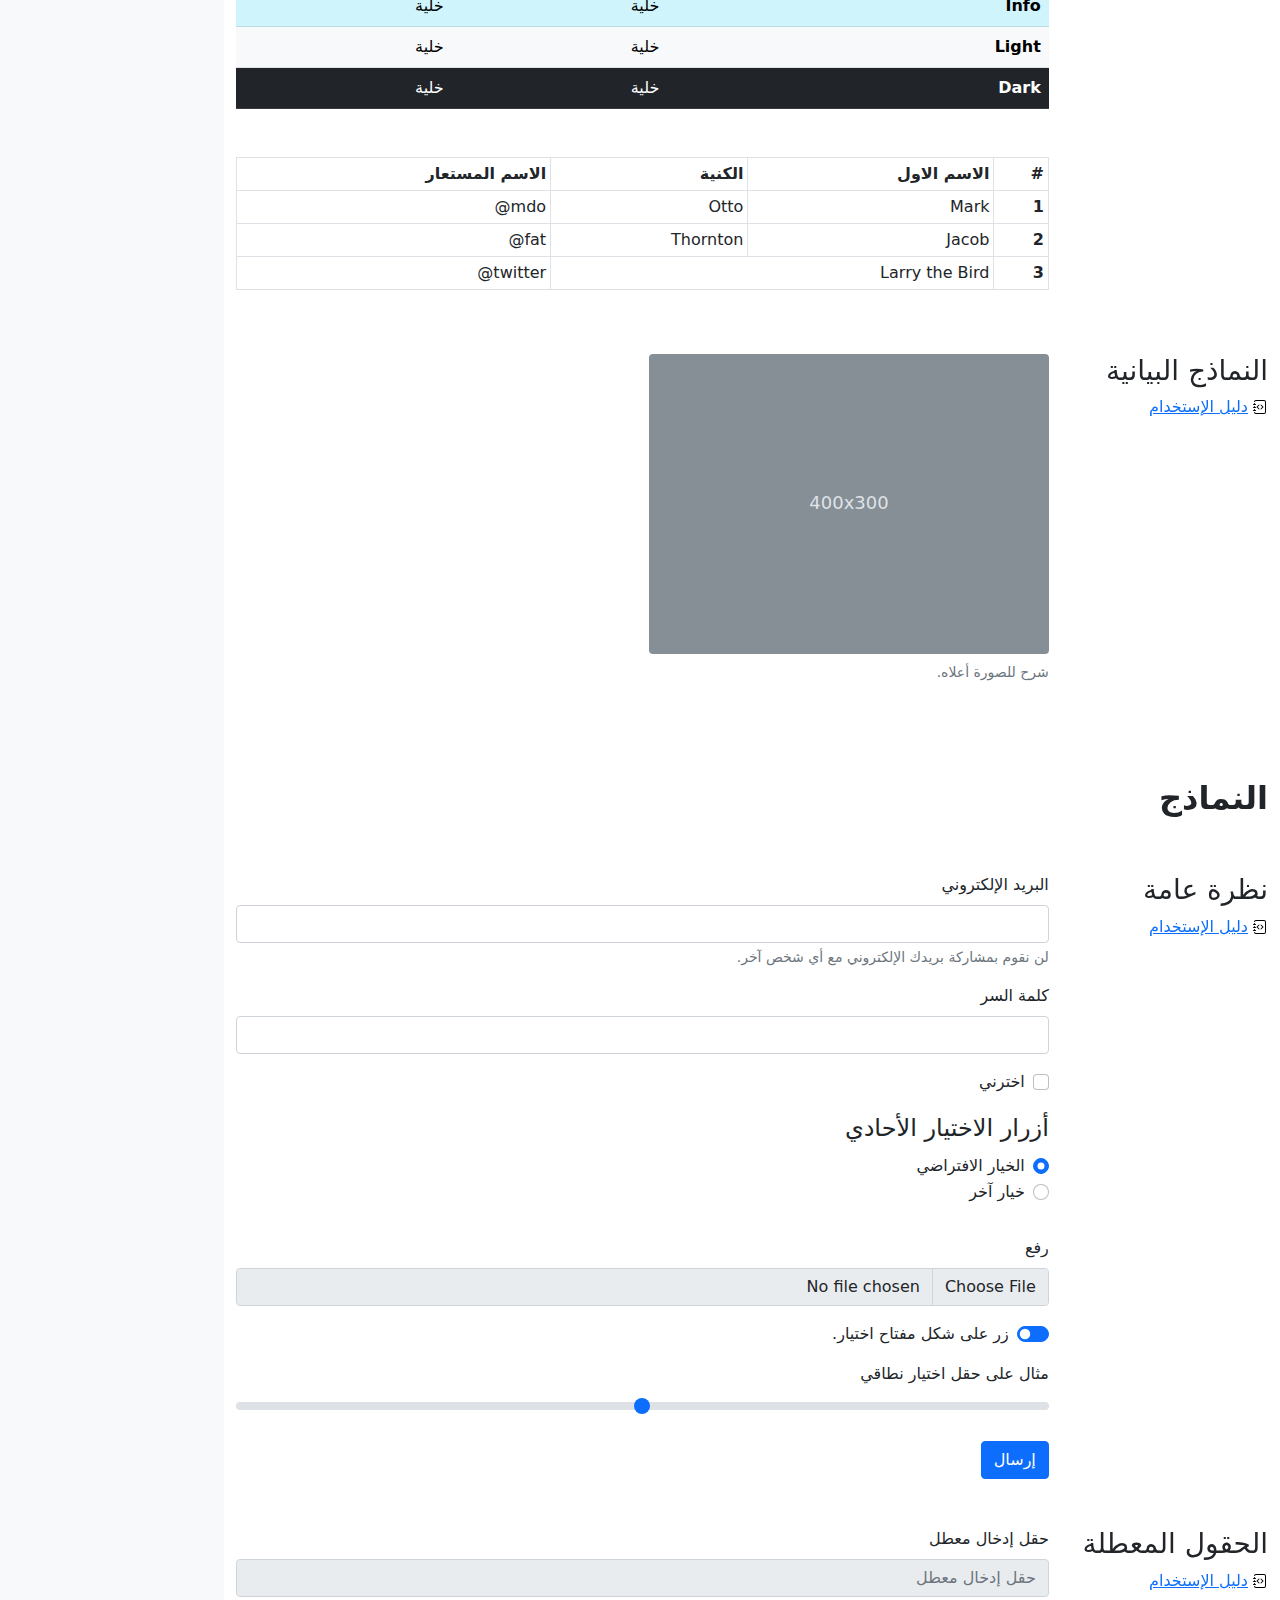
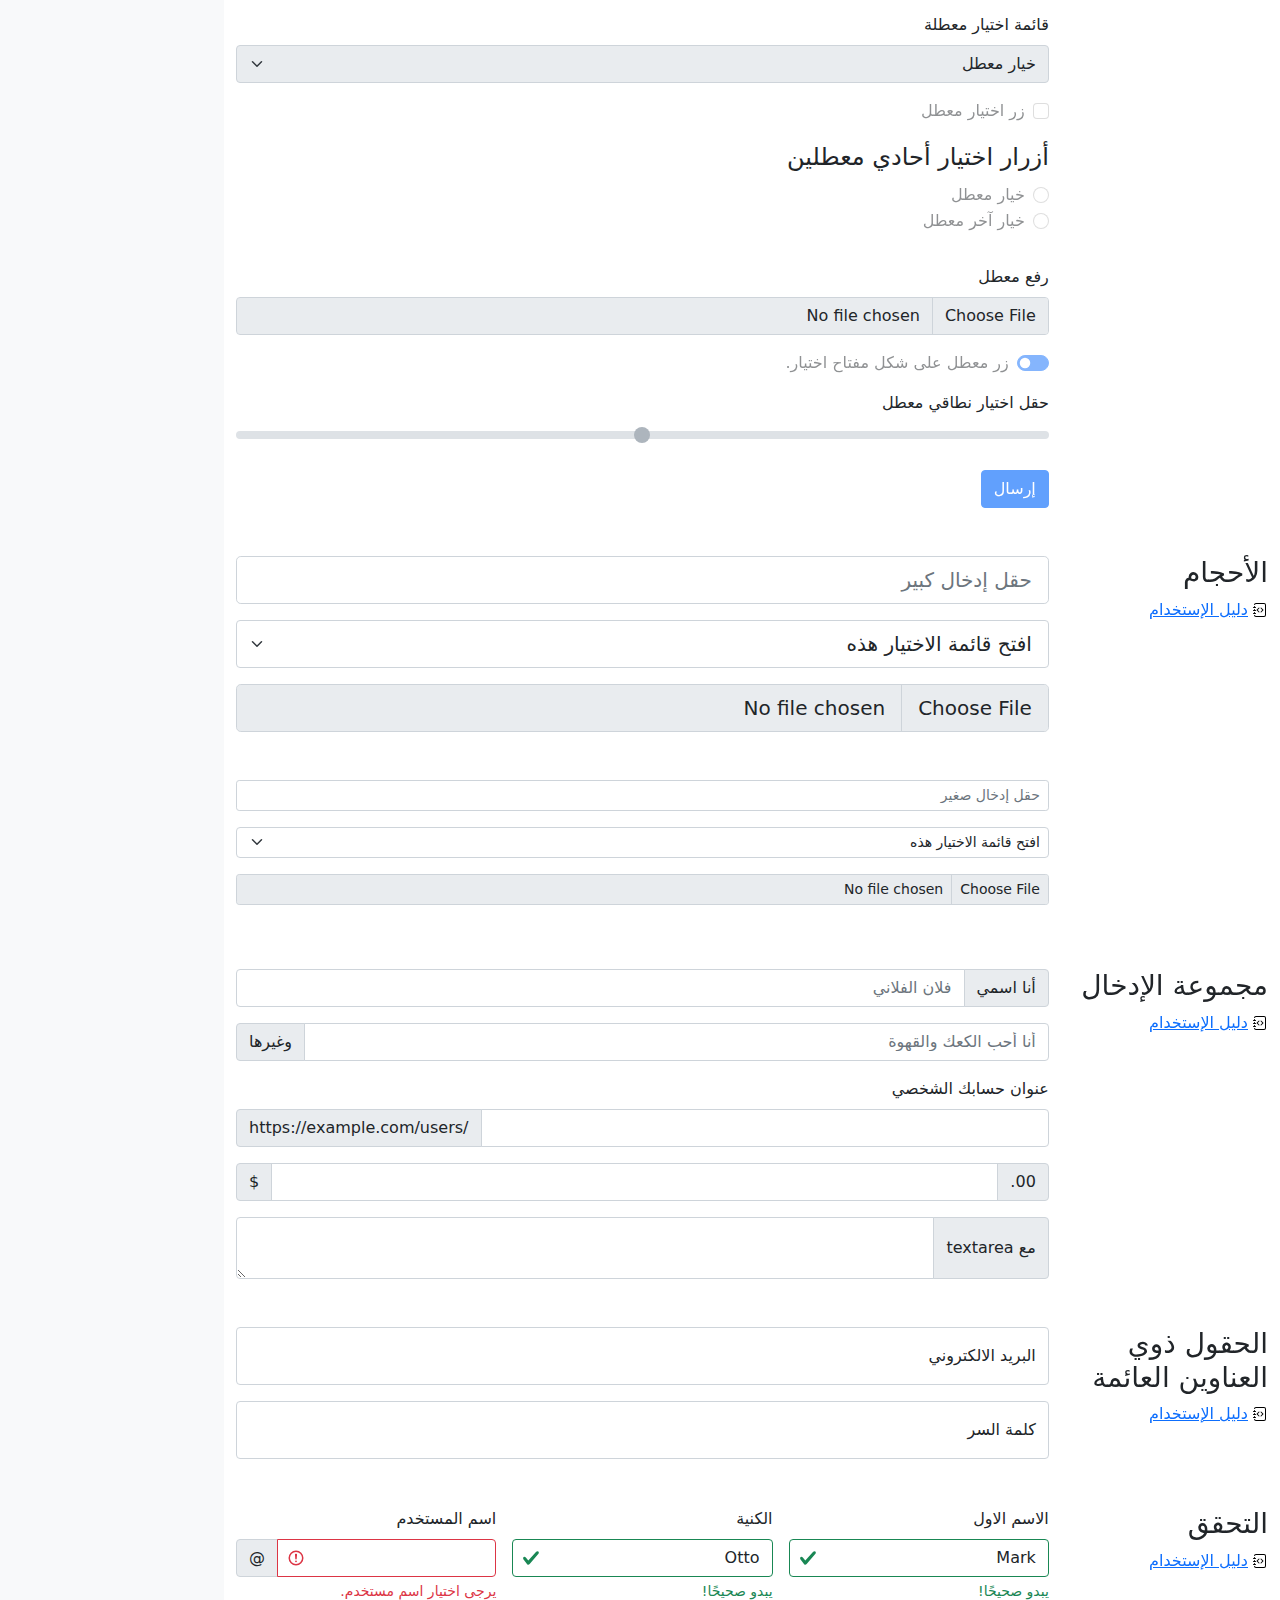
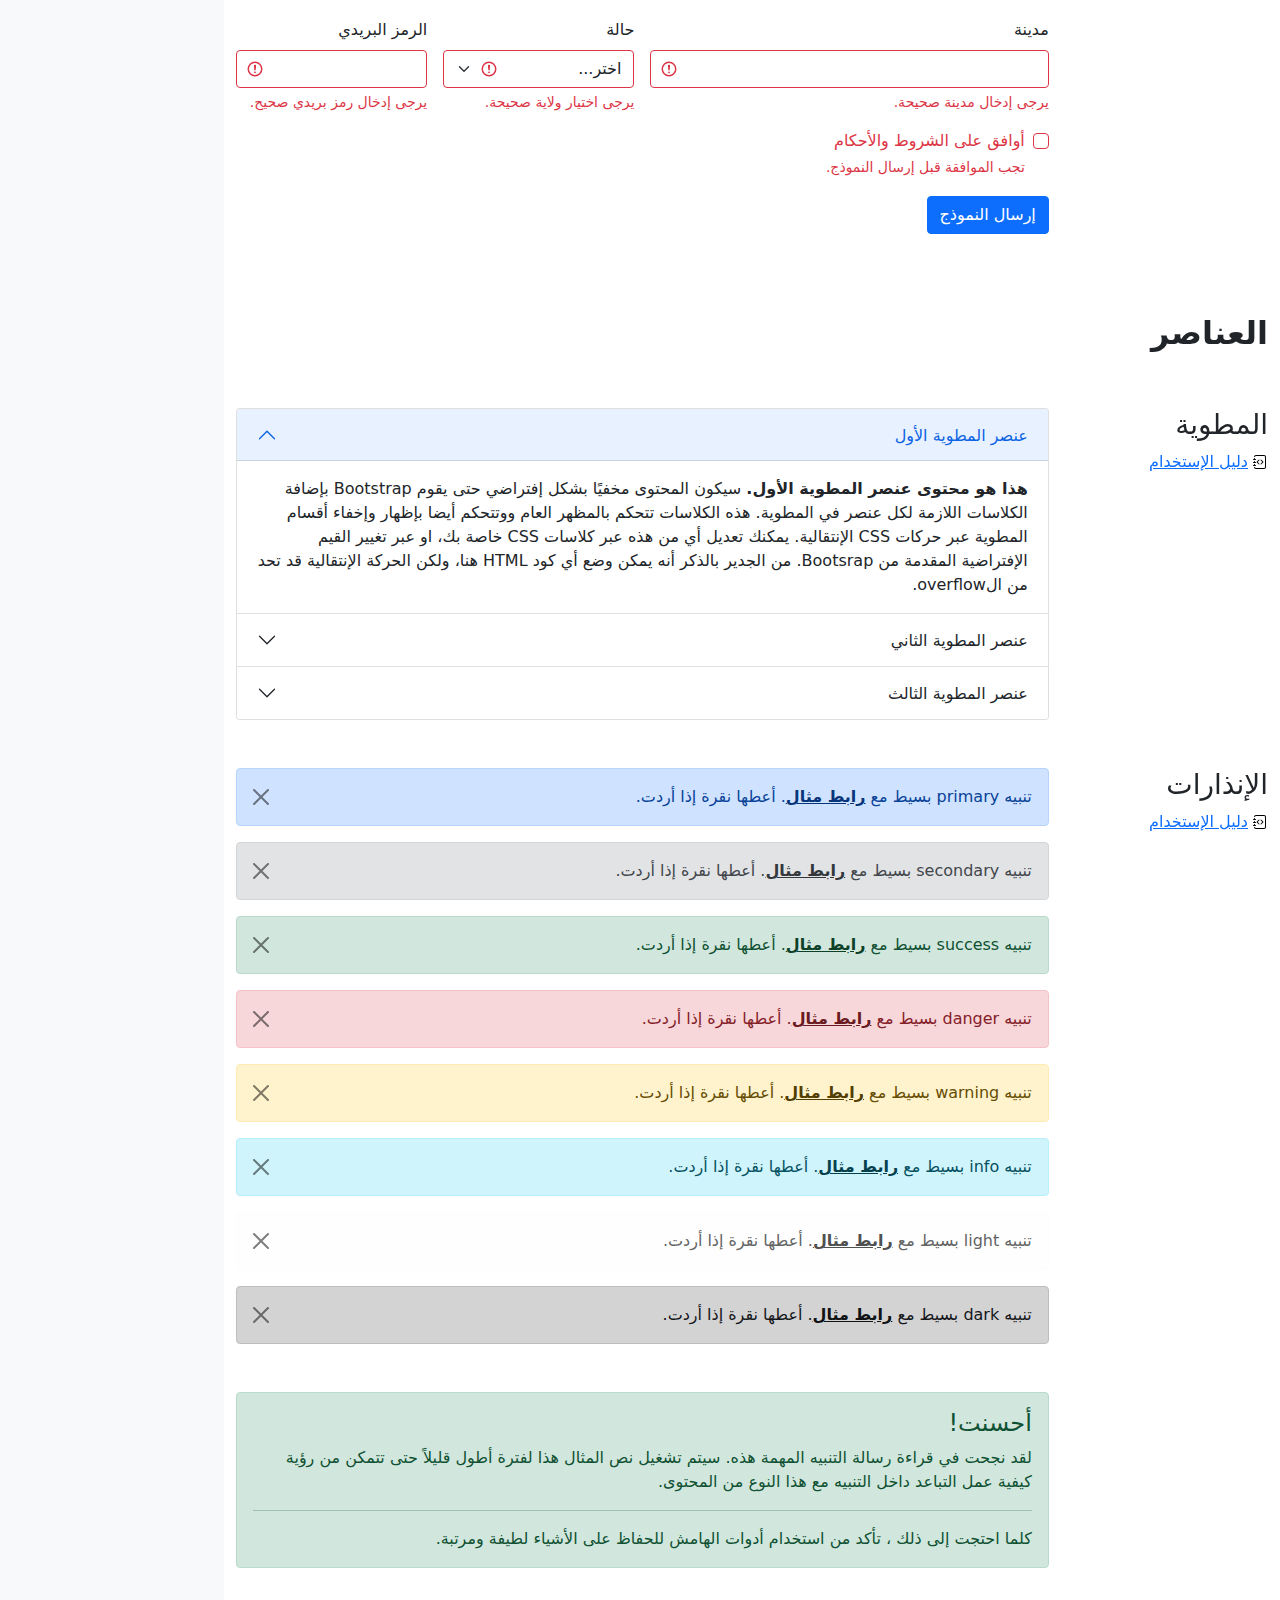
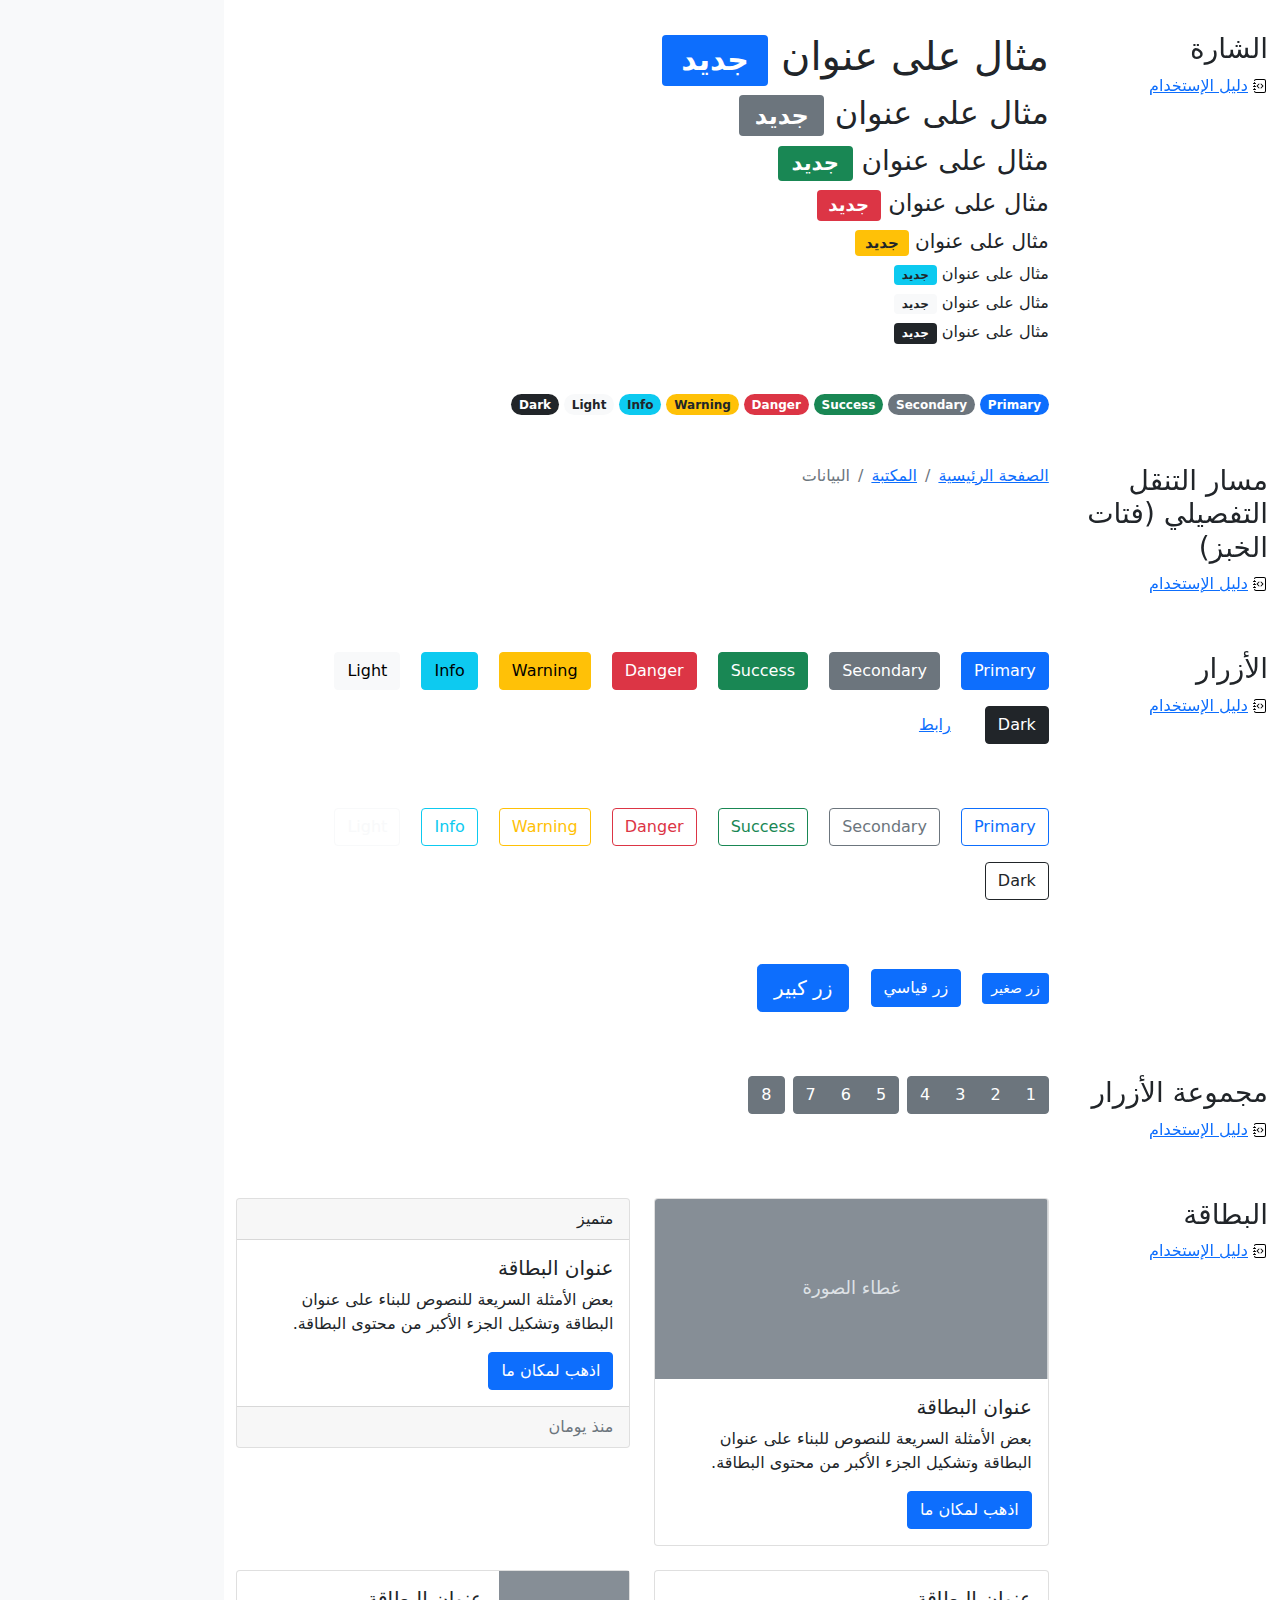
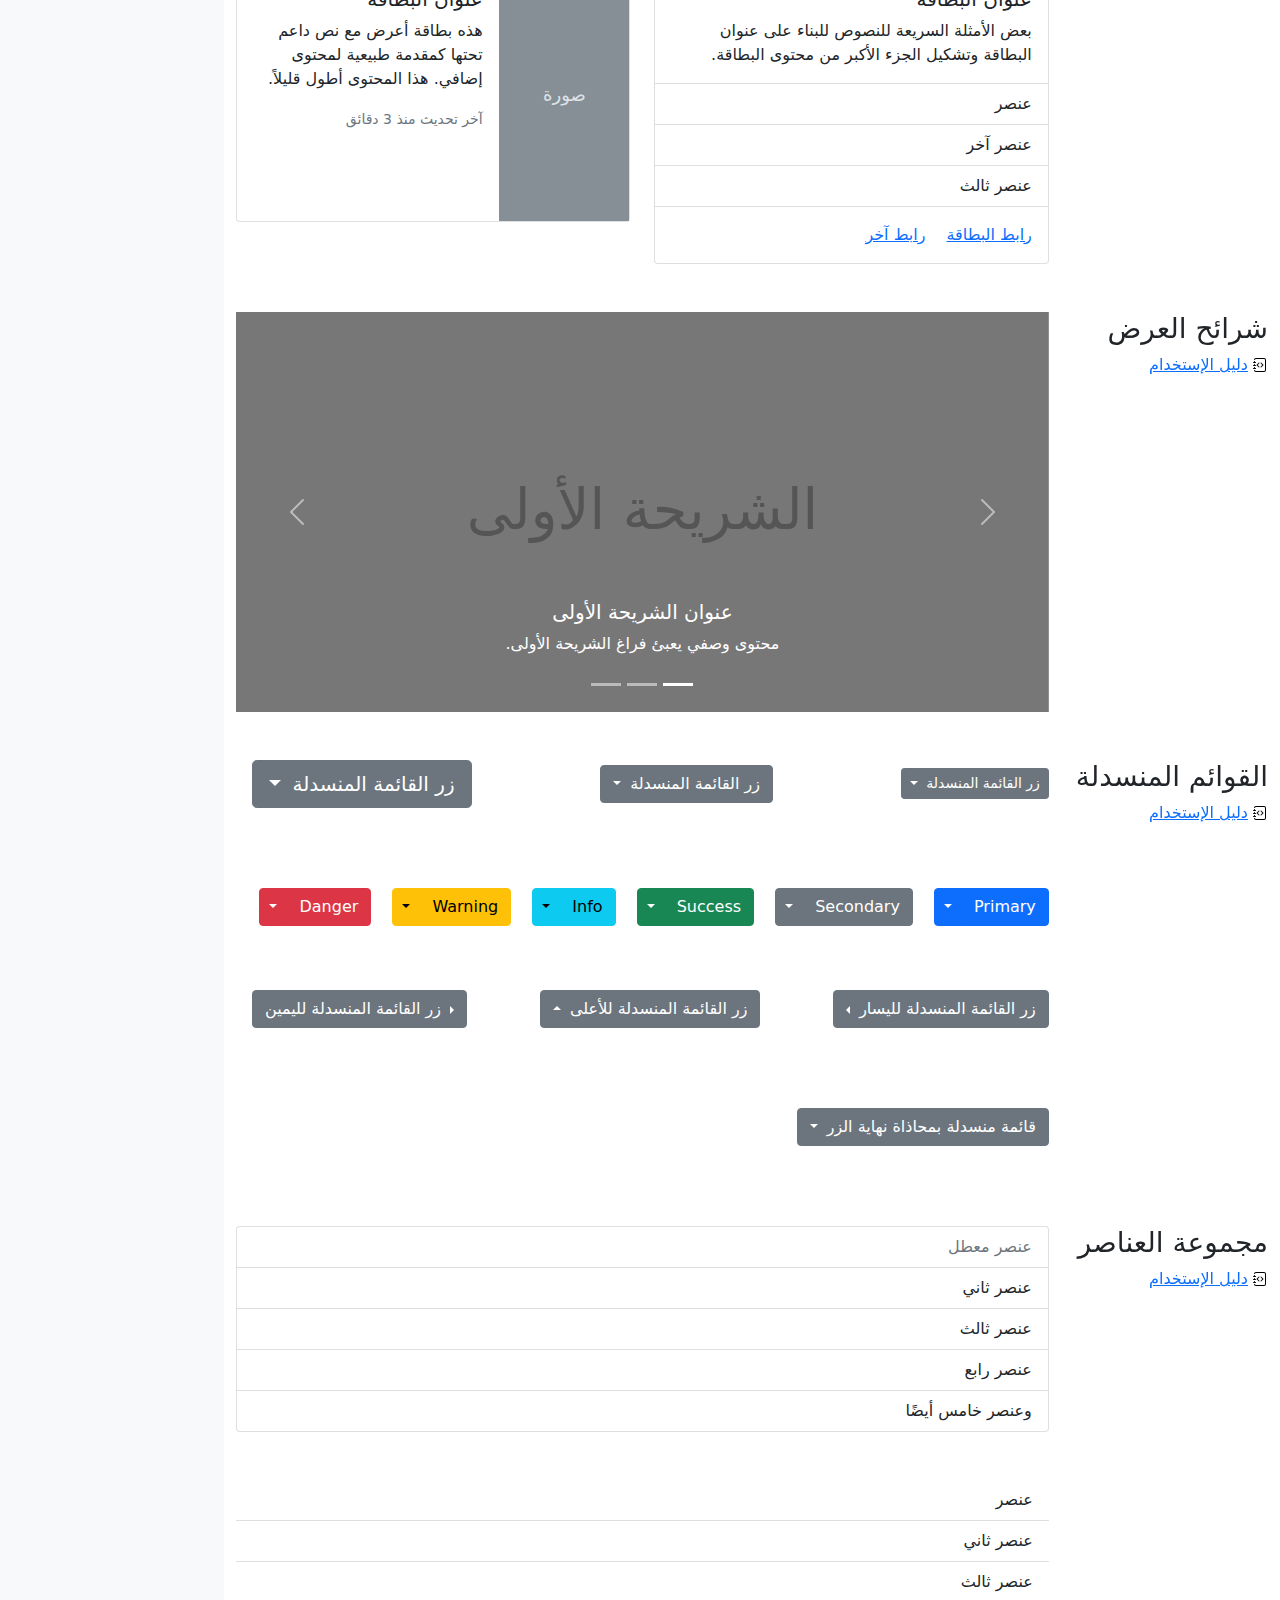
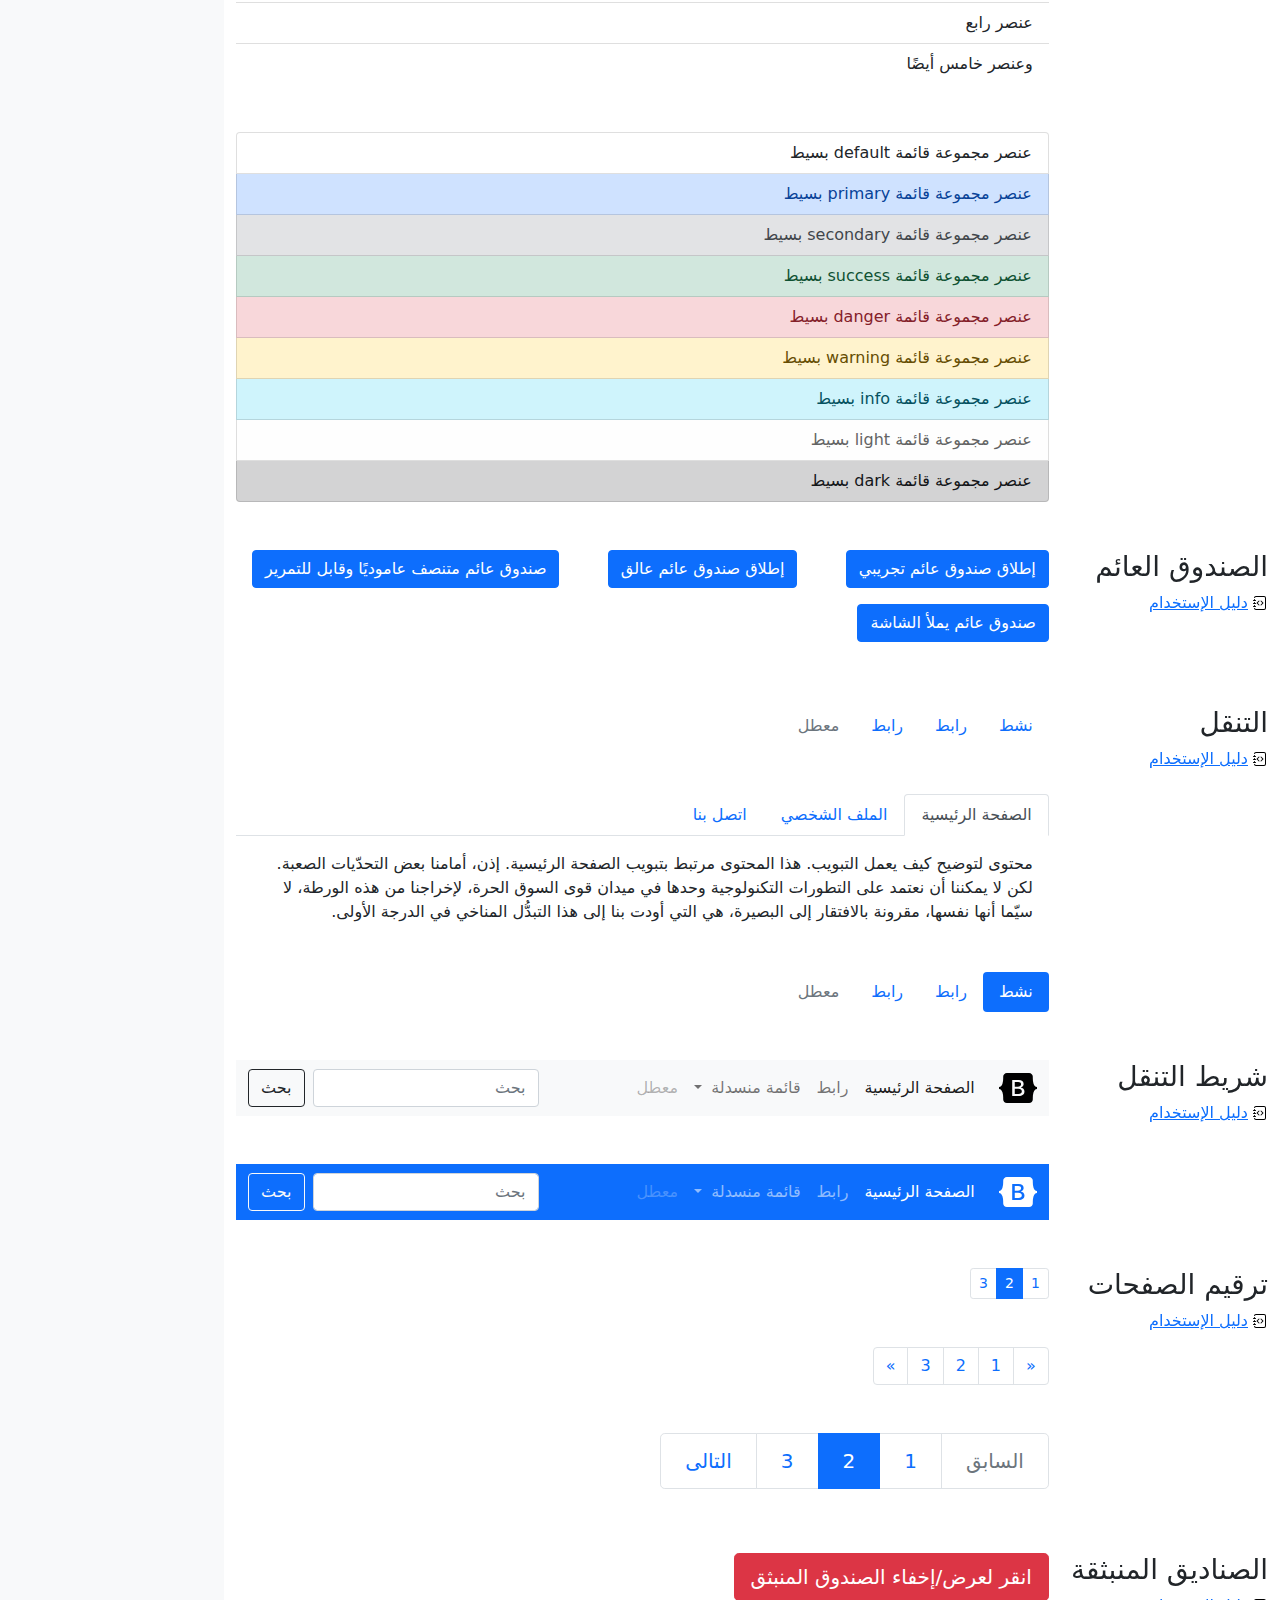
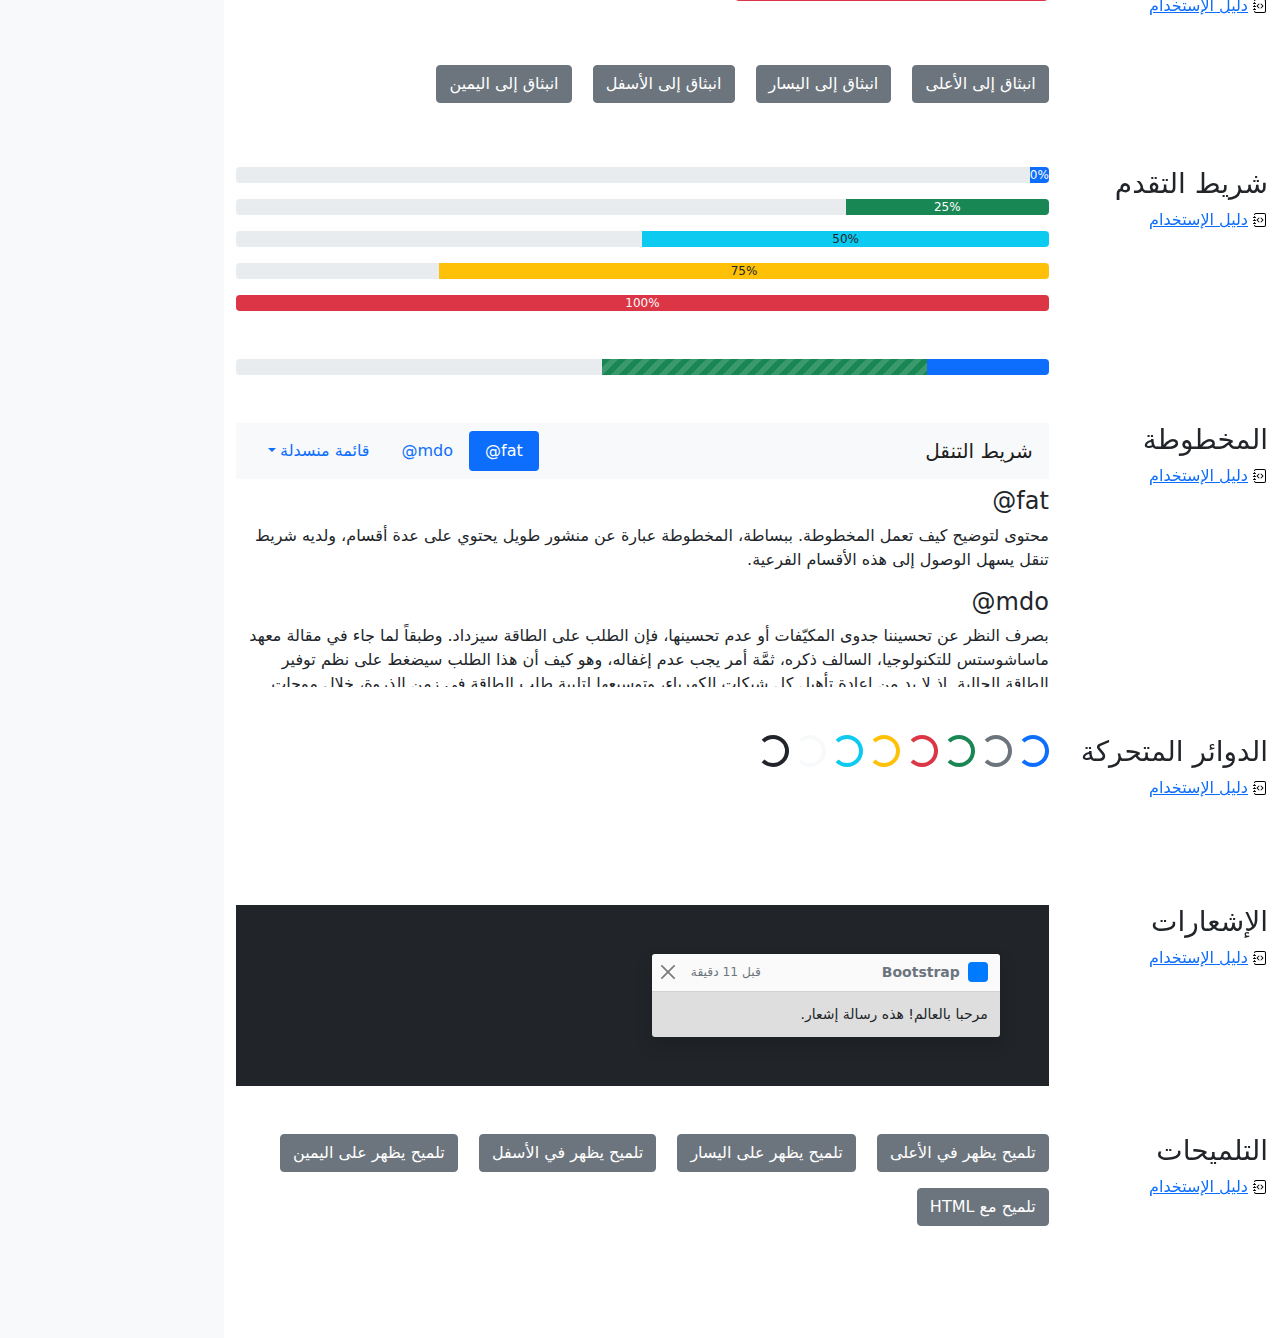
<file: bootstrap-5.0.0-examples/cheatsheet-rtl/index.html>
<!doctype html>
<html lang="ar" dir="rtl">
  <head>
    <meta charset="utf-8">
    <meta name="viewport" content="width=device-width, initial-scale=1">
    <meta name="description" content="">
    <meta name="author" content="Mark Otto, Jacob Thornton, and Bootstrap contributors">
    <meta name="generator" content="Hugo 0.83.1">
    <title>ورقة الغش · Bootstrap v5.0</title>

    <link rel="canonical" href="https://getbootstrap.com/docs/5.0/examples/cheatsheet-rtl/">

    

    <!-- Bootstrap core CSS -->
<link href="../assets/dist/css/bootstrap.rtl.min.css" rel="stylesheet">

    <style>
      .bd-placeholder-img {
        font-size: 1.125rem;
        text-anchor: middle;
        -webkit-user-select: none;
        -moz-user-select: none;
        user-select: none;
      }

      @media (min-width: 768px) {
        .bd-placeholder-img-lg {
          font-size: 3.5rem;
        }
      }
    </style>

    
    <!-- Custom styles for this template -->
    <link href="../cheatsheet/cheatsheet.rtl.css" rel="stylesheet">
  </head>
  <body class="bg-light">
    
<header class="bd-header bg-dark py-3 d-flex align-items-stretch border-bottom border-dark">
  <div class="container-fluid d-flex align-items-center">
    <h1 class="d-flex align-items-center fs-4 text-white mb-0">
      <img src="../assets/brand/bootstrap-logo-white.svg" width="38" height="30" class="me-3" alt="Bootstrap">
      ورقة الغش
    </h1>
    <a href="../examples/cheatsheet/" class="ms-auto link-light" hreflang="en">جدول بيانات LTR</a>
  </div>
</header>
<aside class="bd-aside sticky-xl-top text-muted align-self-start mb-3 mb-xl-5 px-2">
  <h2 class="h6 pt-4 pb-3 mb-4 border-bottom">على هذه الصفحة</h2>
  <nav class="small" id="toc">
    <ul class="list-unstyled">
      <li class="my-2">
        <button class="btn d-inline-flex align-items-center collapsed" data-bs-toggle="collapse" aria-expanded="false" data-bs-target="#contents-collapse" aria-controls="contents-collapse">المحتوى</button>
        <ul class="list-unstyled ps-3 collapse" id="contents-collapse">
          <li><a class="d-inline-flex align-items-center rounded" href="#typography">النصوص</a></li>
          <li><a class="d-inline-flex align-items-center rounded" href="#images">الصور</a></li>
          <li><a class="d-inline-flex align-items-center rounded" href="#tables">الجداول</a></li>
          <li><a class="d-inline-flex align-items-center rounded" href="#figures">النماذج البيانية</a></li>
        </ul>
      </li>
      <li class="my-2">
        <button class="btn d-inline-flex align-items-center collapsed" data-bs-toggle="collapse" aria-expanded="false" data-bs-target="#forms-collapse" aria-controls="forms-collapse">النماذج</button>
        <ul class="list-unstyled ps-3 collapse" id="forms-collapse">
          <li><a class="d-inline-flex align-items-center rounded" href="#overview">نظرة عامة</a></li>
          <li><a class="d-inline-flex align-items-center rounded" href="#disabled-forms">الحقول المعطلة</a></li>
          <li><a class="d-inline-flex align-items-center rounded" href="#sizing">الأحجام</a></li>
          <li><a class="d-inline-flex align-items-center rounded" href="#input-group">مجموعة الإدخال</a></li>
          <li><a class="d-inline-flex align-items-center rounded" href="#floating-labels">الحقول ذوي العناوين العائمة</a></li>
          <li><a class="d-inline-flex align-items-center rounded" href="#validation">التحقق</a></li>
        </ul>
      </li>
      <li class="my-2">
        <button class="btn d-inline-flex align-items-center collapsed" data-bs-toggle="collapse" aria-expanded="false" data-bs-target="#components-collapse" aria-controls="components-collapse">مكونات</button>
        <ul class="list-unstyled ps-3 collapse" id="components-collapse">
          <li><a class="d-inline-flex align-items-center rounded" href="#accordion">المطوية</a></li>
          <li><a class="d-inline-flex align-items-center rounded" href="#alerts">الإنذارات</a></li>
          <li><a class="d-inline-flex align-items-center rounded" href="#badge">الشارة</a></li>
          <li><a class="d-inline-flex align-items-center rounded" href="#breadcrumb">مسار التنقل التفصيلي</a></li>
          <li><a class="d-inline-flex align-items-center rounded" href="#buttons">الأزرار</a></li>
          <li><a class="d-inline-flex align-items-center rounded" href="#button-group">مجموعة الأزرار</a></li>
          <li><a class="d-inline-flex align-items-center rounded" href="#card">البطاقة</a></li>
          <li><a class="d-inline-flex align-items-center rounded" href="#carousel">شرائح العرض</a></li>
          <li><a class="d-inline-flex align-items-center rounded" href="#dropdowns">القوائم المنسدلة</a></li>
          <li><a class="d-inline-flex align-items-center rounded" href="#list-group">مجموعة العناصر</a></li>
          <li><a class="d-inline-flex align-items-center rounded" href="#modal">الصندوق العائم</a></li>
          <li><a class="d-inline-flex align-items-center rounded" href="#navs">التنقل</a></li>
          <li><a class="d-inline-flex align-items-center rounded" href="#navbar">شريط التنقل</a></li>
          <li><a class="d-inline-flex align-items-center rounded" href="#pagination">ترقيم الصفحات</a></li>
          <li><a class="d-inline-flex align-items-center rounded" href="#popovers">الصناديق المنبثقة</a></li>
          <li><a class="d-inline-flex align-items-center rounded" href="#progress">شريط التقدم</a></li>
          <li><a class="d-inline-flex align-items-center rounded" href="#scrollspy">المخطوطة</a></li>
          <li><a class="d-inline-flex align-items-center rounded" href="#spinners">الدوائر المتحركة</a></li>
          <li><a class="d-inline-flex align-items-center rounded" href="#toasts">الإشعارات</a></li>
          <li><a class="d-inline-flex align-items-center rounded" href="#tooltips">التلميحات</a></li>
        </ul>
      </li>
    </ul>
  </nav>
</aside>
<div class="bd-cheatsheet container-fluid bg-body">
  <section id="content">
    <h2 class="sticky-xl-top fw-bold pt-3 pt-xl-5 pb-2 pb-xl-3">المحتوى</h2>

    <article class="my-3" id="typography">
      <div class="bd-heading sticky-xl-top align-self-start mt-5 mb-3 mt-xl-0 mb-xl-2">
        <h3>النصوص</h3>
        <a class="d-flex align-items-center" hreflang="en" href="../content/typography/">دليل الإستخدام</a>
      </div>

      <div>
        <div class="bd-example">
        <p class="display-1">العرض 1</p>
        <p class="display-2">العرض 2</p>
        <p class="display-3">العرض 3</p>
        <p class="display-4">العرض 4</p>
        <p class="display-5">العرض 5</p>
        <p class="display-6">العرض 6</p>
        </div>

        <div class="bd-example">
        <p class="h1">عنوان 1</p>
        <p class="h2">عنوان 2</p>
        <p class="h3">عنوان 3</p>
        <p class="h4">عنوان 4</p>
        <p class="h5">عنوان 5</p>
        <p class="h6">عنوان 6</p>
        </div>

        <div class="bd-example">
        <p class="lead">
          هذه قطعة إملائية متميزة، فهي مصممة لتكون بارزة من بين القطع الإملائية الأخرى.
        </p>
        </div>

        <div class="bd-example">
        <p>يمكنك استخدام تصنيف mark <mark>لتحديد</mark> نص.</p>
        <p><del>من المفترض أن يتم التعامل مع هذا السطر كنص محذوف.</del></p>
        <p><s>من المفترض أن يتم التعامل مع هذا السطر على أنه لم يعد دقيقًا.</s></p>
        <p><ins>من المفترض أن يتم التعامل مع هذا السطر كإضافة إلى المستند.</ins></p>
        <p><u>سيتم عرض النص في هذا السطر كما وتحته خط.</u></p>
        <p><small>من المفترض أن يتم التعامل مع هذا السطر على أنه يحوي تفاصيل صغيرة.</small></p>
        <p><strong>هذا السطر يحوي نص عريض.</strong></p>
        <p><em>هذا السطر يحوي نص مائل.</em></p>
        </div>

        <div class="bd-example">
        <blockquote class="blockquote">
          <p>إقتباس مبهر، موضوع في عنصر blockquote</p>
          <footer class="blockquote-footer">شخص مشهور في <cite title= "عنوان المصدر"> عنوان المصدر </cite></footer>
        </blockquote>
        </div>

        <div class="bd-example">
        <ul class="list-unstyled">
          <li>هذه قائمة عناصر.</li>
          <li>بالرغم من أنها مصممة كي لا تظهر كذلك.</li>
          <li>إلا أنها مجهزة كـ قائمة خلف الكواليس</li>
          <li>هذا التصميم ينطبق فقد على القائمة الرئيسية</li>
          <li>القوائم الفرعية
            <ul>
              <li>لا تتأثر بهذا التصميم</li>
              <li>فهي تظهر عليها علامات الترقيم</li>
              <li>وتحتوي على مساحة فارغة بجوارها</li>
            </ul>
          </li>
          <li>قد يكون هذا التصميم مفيدًا في بعض الأحيان.</li>
        </ul>
        </div>

        <div class="bd-example">
        <ul class="list-inline">
          <li class="list-inline-item">هذا عنصر في قائمة.</li>
          <li class="list-inline-item">وهذا أيضًا.</li>
          <li class="list-inline-item">لكنهم يظهرون متجاورين.</li>
        </ul>
        </div>
      </div>
    </article>
    <article class="my-3" id="images">
      <div class="bd-heading sticky-xl-top align-self-start mt-5 mb-3 mt-xl-0 mb-xl-2">
        <h3>الصور</h3>
        <a class="d-flex align-items-center" hreflang="en" href="../content/images/">دليل الإستخدام</a>
      </div>

      <div>
        <div class="bd-example">
        <svg class="bd-placeholder-img bd-placeholder-img-lg img-fluid" width="100%" height="250" xmlns="http://www.w3.org/2000/svg" role="img" aria-label="Placeholder: صورة مستجيبة" preserveAspectRatio="xMidYMid slice" focusable="false"><title>Placeholder</title><rect width="100%" height="100%" fill="#868e96"/><text x="50%" y="50%" fill="#dee2e6" dy=".3em">صورة مستجيبة</text></svg>

        </div>

        <div class="bd-example">
        <svg class="bd-placeholder-img img-thumbnail" width="200" height="200" xmlns="http://www.w3.org/2000/svg" role="img" aria-label="صورة عنصر نائب مربع عام مع حدود بيضاء حولها ، مما يجعلها تشبه صورة تم التقاطها بكاميرا فورية قديمة: 200x200" preserveAspectRatio="xMidYMid slice" focusable="false"><title>صورة عنصر نائب مربع عام مع حدود بيضاء حولها ، مما يجعلها تشبه صورة تم التقاطها بكاميرا فورية قديمة</title><rect width="100%" height="100%" fill="#868e96"/><text x="50%" y="50%" fill="#dee2e6" dy=".3em">200x200</text></svg>

        </div>
      </div>
    </article>
    <article class="my-3" id="tables">
      <div class="bd-heading sticky-xl-top align-self-start mt-5 mb-3 mt-xl-0 mb-xl-2">
        <h3>الجداول</h3>
        <a class="d-flex align-items-center" hreflang="en" href="../content/tables/">دليل الإستخدام</a>
      </div>

      <div>
        <div class="bd-example">
        <table class="table table-striped">
          <thead>
          <tr>
            <th scope="col">#</th>
            <th scope="col">الاسم الاول</th>
            <th scope="col">الكنية</th>
            <th scope="col">الاسم المستعار</th>
          </tr>
          </thead>
          <tbody>
          <tr>
            <th scope="row">1</th>
            <td>Mark</td>
            <td>Otto</td>
            <td><bdo lang="en" dir="ltr">@mdo</bdo></td>
          </tr>
          <tr>
            <th scope="row">2</th>
            <td>Jacob</td>
            <td>Thornton</td>
            <td><bdo lang="en" dir="ltr">@fat</bdo></td>
          </tr>
          <tr>
            <th scope="row">3</th>
            <td colspan="2">Larry the Bird</td>
            <td><bdo lang="en" dir="ltr">@twitter</bdo></td>
          </tr>
          </tbody>
        </table>
        </div>

        <div class="bd-example">
        <table class="table table-dark table-borderless">
          <thead>
          <tr>
            <th scope="col">#</th>
            <th scope="col">الاسم الاول</th>
            <th scope="col">الكنية</th>
            <th scope="col">الاسم المستعار</th>
          </tr>
          </thead>
          <tbody>
          <tr>
            <th scope="row">1</th>
            <td>Mark</td>
            <td>Otto</td>
            <td><bdo lang="en" dir="ltr">@mdo</bdo></td>
          </tr>
          <tr>
            <th scope="row">2</th>
            <td>Jacob</td>
            <td>Thornton</td>
            <td><bdo lang="en" dir="ltr">@fat</bdo></td>
          </tr>
          <tr>
            <th scope="row">3</th>
            <td colspan="2">Larry the Bird</td>
            <td><bdo lang="en" dir="ltr">@twitter</bdo></td>
          </tr>
          </tbody>
        </table>
        </div>

        <div class="bd-example">
        <table class="table table-hover">
          <thead>
          <tr>
            <th scope="col">Class</th>
            <th scope="col">عنوان</th>
            <th scope="col">عنوان</th>
          </tr>
          </thead>
          <tbody>
          <tr>
            <th scope="row">Default</th>
            <td>خلية</td>
            <td>خلية</td>
          </tr>
          
          <tr class="table-primary">
            <th scope="row">Primary</th>
            <td>خلية</td>
            <td>خلية</td>
          </tr>
          <tr class="table-secondary">
            <th scope="row">Secondary</th>
            <td>خلية</td>
            <td>خلية</td>
          </tr>
          <tr class="table-success">
            <th scope="row">Success</th>
            <td>خلية</td>
            <td>خلية</td>
          </tr>
          <tr class="table-danger">
            <th scope="row">Danger</th>
            <td>خلية</td>
            <td>خلية</td>
          </tr>
          <tr class="table-warning">
            <th scope="row">Warning</th>
            <td>خلية</td>
            <td>خلية</td>
          </tr>
          <tr class="table-info">
            <th scope="row">Info</th>
            <td>خلية</td>
            <td>خلية</td>
          </tr>
          <tr class="table-light">
            <th scope="row">Light</th>
            <td>خلية</td>
            <td>خلية</td>
          </tr>
          <tr class="table-dark">
            <th scope="row">Dark</th>
            <td>خلية</td>
            <td>خلية</td>
          </tr>
          </tbody>
        </table>
        </div>

        <div class="bd-example">
        <table class="table table-sm table-bordered">
          <thead>
          <tr>
            <th scope="col">#</th>
            <th scope="col">الاسم الاول</th>
            <th scope="col">الكنية</th>
            <th scope="col">الاسم المستعار</th>
          </tr>
          </thead>
          <tbody>
          <tr>
            <th scope="row">1</th>
            <td>Mark</td>
            <td>Otto</td>
            <td><bdo lang="en" dir="ltr">@mdo</bdo></td>
          </tr>
          <tr>
            <th scope="row">2</th>
            <td>Jacob</td>
            <td>Thornton</td>
            <td><bdo lang="en" dir="ltr">@fat</bdo></td>
          </tr>
          <tr>
            <th scope="row">3</th>
            <td colspan="2">Larry the Bird</td>
            <td><bdo lang="en" dir="ltr">@twitter</bdo></td>
          </tr>
          </tbody>
        </table>
        </div>
      </div>
    </article>
    <article class="my-3" id="figures">
      <div class="bd-heading sticky-xl-top align-self-start mt-5 mb-3 mt-xl-0 mb-xl-2">
        <h3>النماذج البيانية</h3>
        <a class="d-flex align-items-center" hreflang="en" href="../content/figures/">دليل الإستخدام</a>
      </div>

      <div>
        <div class="bd-example">
        <figure class="figure">
          <svg class="bd-placeholder-img figure-img img-fluid rounded" width="400" height="300" xmlns="http://www.w3.org/2000/svg" role="img" aria-label="Placeholder: 400x300" preserveAspectRatio="xMidYMid slice" focusable="false"><title>Placeholder</title><rect width="100%" height="100%" fill="#868e96"/><text x="50%" y="50%" fill="#dee2e6" dy=".3em">400x300</text></svg>

          <figcaption class="figure-caption">شرح للصورة أعلاه.</figcaption>
        </figure>
        </div>
      </div>
    </article>
  </section>

  <section id="forms">
    <h2 class="sticky-xl-top fw-bold pt-3 pt-xl-5 pb-2 pb-xl-3">النماذج</h2>

    <article class="my-3" id="overview">
      <div class="bd-heading sticky-xl-top align-self-start mt-5 mb-3 mt-xl-0 mb-xl-2">
        <h3>نظرة عامة</h3>
        <a class="d-flex align-items-center" hreflang="en" href="../forms/overview/">دليل الإستخدام</a>
      </div>

      <div>
        <div class="bd-example">
        <form>
          <div class="mb-3">
            <label for="exampleInputEmail1" class="form-label">البريد الإلكتروني</label>
            <input type="email" class="form-control" id="exampleInputEmail1" aria-describedby="emailHelp">
            <div id="emailHelp" class="form-text">لن نقوم بمشاركة بريدك الإلكتروني مع أي شخص آخر.</div>
          </div>
          <div class="mb-3">
            <label for="exampleInputPassword1" class="form-label">كلمة السر</label>
            <input type="password" class="form-control" id="exampleInputPassword1">
          </div>
          <div class="mb-3 form-check">
            <input type="checkbox" class="form-check-input" id="exampleCheck1">
            <label class="form-check-label" for="exampleCheck1">اخترني</label>
          </div>
          <fieldset class="mb-3">
            <legend>أزرار الاختيار الأحادي</legend>
            <div class="form-check">
              <input type="radio" name="radios" class="form-check-input" id="exampleRadio1" checked>
              <label class="form-check-label" for="exampleRadio1">الخيار الافتراضي</label>
            </div>
            <div class="mb-3 form-check">
              <input type="radio" name="radios" class="form-check-input" id="exampleRadio2">
              <label class="form-check-label" for="exampleRadio2">خيار آخر</label>
            </div>
          </fieldset>
          <div class="mb-3">
            <label class="form-label" for="customFile">رفع</label>
            <input type="file" class="form-control" id="customFile">
          </div>
          <div class="mb-3 form-check form-switch">
            <input class="form-check-input" type="checkbox" id="flexSwitchCheckChecked" checked>
            <label class="form-check-label" for="flexSwitchCheckChecked">زر على شكل مفتاح اختيار.</label>
          </div>
          <div class="mb-3">
            <label for="customRange3" class="form-label">مثال على حقل اختيار نطاقي</label>
            <input type="range" class="form-range" min="0" max="5" step="0.5" id="customRange3">
          </div>
          <button type="submit" class="btn btn-primary">إرسال</button>
        </form>
        </div>
      </div>
    </article>
    <article class="my-3" id="disabled-forms">
      <div class="bd-heading sticky-xl-top align-self-start mt-5 mb-3 mt-xl-0 mb-xl-2">
        <h3>الحقول المعطلة</h3>
        <a class="d-flex align-items-center" hreflang="en" href="../forms/overview/#disabled-forms">دليل الإستخدام</a>
      </div>

      <div>
        <div class="bd-example">
        <form>
          <fieldset disabled aria-label="مثال على مجموعة الحقول المعطلة">
            <div class="mb-3">
              <label for="disabledTextInput" class="form-label">حقل إدخال معطل</label>
              <input type="text" id="disabledTextInput" class="form-control" placeholder="حقل إدخال معطل">
            </div>
            <div class="mb-3">
              <label for="disabledSelect" class="form-label">قائمة اختيار معطلة</label>
              <select id="disabledSelect" class="form-select">
                <option>خيار معطل</option>
              </select>
            </div>
            <div class="mb-3">
              <div class="form-check">
                <input class="form-check-input" type="checkbox" id="disabledFieldsetCheck" disabled>
                <label class="form-check-label" for="disabledFieldsetCheck">
                  زر اختيار معطل
                </label>
              </div>
            </div>
            <fieldset class="mb-3">
              <legend>أزرار اختيار أحادي معطلين</legend>
              <div class="form-check">
                <input type="radio" name="radios" class="form-check-input" id="disabledRadio1" disabled>
                <label class="form-check-label" for="disabledRadio1">خيار معطل</label>
              </div>
              <div class="mb-3 form-check">
                <input type="radio" name="radios" class="form-check-input" id="disabledRadio2" disabled>
                <label class="form-check-label" for="disabledRadio2">خيار آخر معطل</label>
              </div>
            </fieldset>
            <div class="mb-3">
              <label class="form-label" for="disabledCustomFile">رفع معطل</label>
              <input type="file" class="form-control" id="disabledCustomFile" disabled>
            </div>
            <div class="mb-3 form-check form-switch">
              <input class="form-check-input" type="checkbox" id="disabledSwitchCheckChecked" checked disabled>
              <label class="form-check-label" for="disabledSwitchCheckChecked">زر معطل على شكل مفتاح اختيار.</label>
            </div>
            <div class="mb-3">
              <label for="disabledRange" class="form-label">حقل اختيار نطاقي معطل</label>
              <input type="range" class="form-range" min="0" max="5" step="0.5" id="disabledRange">
            </div>
            <button type="submit" class="btn btn-primary">إرسال</button>
          </fieldset>
        </form>
        </div>
      </div>
    </article>
    <article class="my-3" id="sizing">
      <div class="bd-heading sticky-xl-top align-self-start mt-5 mb-3 mt-xl-0 mb-xl-2">
        <h3>الأحجام</h3>
        <a class="d-flex align-items-center" hreflang="en" href="../forms/form-control/#sizing">دليل الإستخدام</a>
      </div>

      <div>
        <div class="bd-example">
        <div class="mb-3">
          <input class="form-control form-control-lg" type="text" placeholder="حقل إدخال كبير" aria-label=".form-control-lg مثال">
        </div>
        <div class="mb-3">
          <select class="form-select form-select-lg mb-3" aria-label=".form-select-lg مثال">
            <option selected>افتح قائمة الاختيار هذه</option>
            <option value="1">واحد</option>
            <option value="2">اثنان</option>
            <option value="3">ثلاثة</option>
          </select>
        </div>
        <div class="mb-3">
          <input type="file" class="form-control form-control-lg" aria-label="مثال على إدخال ملف كبير">
        </div>
        </div>

        <div class="bd-example">
        <div class="mb-3">
          <input class="form-control form-control-sm" type="text" placeholder="حقل إدخال صغير" aria-label=".form-control-sm مثال">
        </div>
        <div class="mb-3">
          <select class="form-select form-select-sm" aria-label=".form-select-sm مثال">
            <option selected>افتح قائمة الاختيار هذه</option>
            <option value="1">واحد</option>
            <option value="2">اثنان</option>
            <option value="3">ثلاثة</option>
          </select>
        </div>
        <div class="mb-3">
          <input type="file" class="form-control form-control-sm" aria-label="مثال على إدخال ملف صغير">
        </div>
        </div>
      </div>
    </article>
    <article class="my-3" id="input-group">
      <div class="bd-heading sticky-xl-top align-self-start mt-5 mb-3 mt-xl-0 mb-xl-2">
        <h3>مجموعة الإدخال</h3>
        <a class="d-flex align-items-center" hreflang="en" href="../forms/input-group/">دليل الإستخدام</a>
      </div>

      <div>
        <div class="bd-example">
        <div class="input-group mb-3">
          <span class="input-group-text" id="basic-addon1">أنا اسمي</span>
          <input type="text" class="form-control" placeholder="فلان الفلاني" aria-label="الاسم" aria-describedby="basic-addon1">
        </div>
        <div class="input-group mb-3">
          <input type="text" class="form-control" placeholder="أنا أحب الكعك والقهوة" aria-label="الطعام المفضل" aria-describedby="basic-addon2">
          <span class="input-group-text" id="basic-addon2">وغيرها</span>
        </div>
        <label for="basic-url" class="form-label">عنوان حسابك الشخصي</label>
        <div class="input-group mb-3">
          <input type="text" class="form-control" id="basic-url" aria-describedby="basic-addon3">
          <span class="input-group-text" id="basic-addon3"><bdo lang="en" dir="ltr">https://example.com/users/</bdo></span>
        </div>
        <div class="input-group mb-3">
          <span class="input-group-text"><bdo lang="en" dir="ltr">.00</bdo></span>
          <input type="text" class="form-control" aria-label="المبلغ (لأقرب دولار)">
          <span class="input-group-text">$</span>
        </div>
        <div class="input-group">
          <span class="input-group-text">مع textarea</span>
          <textarea class="form-control" aria-label="مع textarea"></textarea>
        </div>
        </div>
      </div>
    </article>
    <article class="my-3" id="floating-labels">
      <div class="bd-heading sticky-xl-top align-self-start mt-5 mb-3 mt-xl-0 mb-xl-2">
        <h3>الحقول ذوي العناوين العائمة</h3>
        <a class="d-flex align-items-center" href="../forms/floating-labels/">دليل الإستخدام</a>
      </div>

      <div>
        <div class="bd-example">
        <form>
          <div class="form-floating mb-3">
            <input type="email" class="form-control" id="floatingInput" placeholder="name@example.com">
            <label for="floatingInput">البريد الالكتروني</label>
          </div>
          <div class="form-floating">
            <input type="password" class="form-control" id="floatingPassword" placeholder="كلمة السر">
            <label for="floatingPassword">كلمة السر</label>
          </div>
        </form>
        </div>
      </div>
    </article>
    <article class="my-3" id="validation">
      <div class="bd-heading sticky-xl-top align-self-start mt-5 mb-3 mt-xl-0 mb-xl-2">
        <h3>التحقق</h3>
        <a class="d-flex align-items-center" hreflang="en" href="../forms/validation/">دليل الإستخدام</a>
      </div>

      <div>
        <div class="bd-example">
        <form class="row g-3">
          <div class="col-md-4">
            <label for="validationServer01" class="form-label">الاسم الاول</label>
            <input type="text" class="form-control is-valid" id="validationServer01" value="Mark" required>
            <div class="valid-feedback">
              يبدو صحيحًا!
            </div>
          </div>
          <div class="col-md-4">
            <label for="validationServer02" class="form-label">الكنية</label>
            <input type="text" class="form-control is-valid" id="validationServer02" value="Otto" required>
            <div class="valid-feedback">
              يبدو صحيحًا!
            </div>
          </div>
          <div class="col-md-4">
            <label for="validationServerUsername" class="form-label">اسم المستخدم</label>
            <div class="input-group has-validation">
              <input type="text" class="form-control is-invalid" id="validationServerUsername" aria-describedby="inputGroupPrepend3" required>
              <span class="input-group-text" id="inputGroupPrepend3">@</span>
              <div class="invalid-feedback">
                يرجى اختيار اسم مستخدم.
              </div>
            </div>
          </div>
          <div class="col-md-6">
            <label for="validationServer03" class="form-label">مدينة</label>
            <input type="text" class="form-control is-invalid" id="validationServer03" required>
            <div class="invalid-feedback">
              يرجى إدخال مدينة صحيحة.
            </div>
          </div>
          <div class="col-md-3">
            <label for="validationServer04" class="form-label">حالة</label>
            <select class="form-select is-invalid" id="validationServer04" required>
              <option selected disabled value="">اختر...</option>
              <option>...</option>
            </select>
            <div class="invalid-feedback">
              يرجى اختيار ولاية صحيحة.
            </div>
          </div>
          <div class="col-md-3">
            <label for="validationServer05" class="form-label">الرمز البريدي</label>
            <input type="text" class="form-control is-invalid" id="validationServer05" required>
            <div class="invalid-feedback">
              يرجى إدخال رمز بريدي صحيح.
            </div>
          </div>
          <div class="col-12">
            <div class="form-check">
              <input class="form-check-input is-invalid" type="checkbox" value="" id="invalidCheck3" required>
              <label class="form-check-label" for="invalidCheck3">
                أوافق على الشروط والأحكام
              </label>
              <div class="invalid-feedback">
                تجب الموافقة قبل إرسال النموذج.
              </div>
            </div>
          </div>
          <div class="col-12">
            <button class="btn btn-primary" type="submit">إرسال النموذج</button>
          </div>
        </form>
        </div>
      </div>
    </article>
  </section>

  <section id="components">
    <h2 class="sticky-xl-top fw-bold pt-3 pt-xl-5 pb-2 pb-xl-3">العناصر</h2>

    <article class="my-3" id="accordion">
      <div class="bd-heading sticky-xl-top align-self-start mt-5 mb-3 mt-xl-0 mb-xl-2">
        <h3>المطوية</h3>
        <a class="d-flex align-items-center" hreflang="en" href="../components/accordion/">دليل الإستخدام</a>
      </div>

      <div>
        <div class="bd-example">
        <div class="accordion" id="accordionExample">
          <div class="accordion-item">
            <h4 class="accordion-header" id="headingOne">
              <button class="accordion-button" type="button" data-bs-toggle="collapse" data-bs-target="#collapseOne" aria-expanded="true" aria-controls="collapseOne">
                عنصر المطوية الأول
              </button>
            </h4>
            <div id="collapseOne" class="accordion-collapse collapse show" aria-labelledby="headingOne" data-bs-parent="#accordionExample">
              <div class="accordion-body">
                <strong>هذا هو محتوى عنصر المطوية الأول.</strong> سيكون المحتوى مخفيًا بشكل إفتراضي حتى يقوم Bootstrap بإضافة الكلاسات اللازمة لكل عنصر في المطوية. هذه الكلاسات تتحكم بالمظهر العام ووتتحكم أيضا بإظهار وإخفاء أقسام المطوية عبر حركات CSS الإنتقالية. يمكنك تعديل أي من هذه عبر كلاسات CSS خاصة بك، او عبر تغيير القيم الإفتراضية المقدمة من Bootsrap. من الجدير بالذكر أنه يمكن وضع أي كود HTML هنا، ولكن الحركة الإنتقالية قد تحد من الoverflow.
              </div>
            </div>
          </div>
          <div class="accordion-item">
            <h4 class="accordion-header" id="headingTwo">
              <button class="accordion-button collapsed" type="button" data-bs-toggle="collapse" data-bs-target="#collapseTwo" aria-expanded="false" aria-controls="collapseTwo">
                عنصر المطوية الثاني
              </button>
            </h4>
            <div id="collapseTwo" class="accordion-collapse collapse" aria-labelledby="headingTwo" data-bs-parent="#accordionExample">
              <div class="accordion-body">
                <strong>هذا هو محتوى عنصر المطوية الثاني.</strong> سيكون المحتوى مخفيًا بشكل إفتراضي حتى يقوم Bootstrap بإضافة الكلاسات اللازمة لكل عنصر في المطوية. هذه الكلاسات تتحكم بالمظهر العام ووتتحكم أيضا بإظهار وإخفاء أقسام المطوية عبر حركات CSS الإنتقالية. يمكنك تعديل أي من هذه عبر كلاسات CSS خاصة بك، او عبر تغيير القيم الإفتراضية المقدمة من Bootsrap. من الجدير بالذكر أنه يمكن وضع أي كود HTML هنا، ولكن الحركة الإنتقالية قد تحد من الoverflow.
              </div>
            </div>
          </div>
          <div class="accordion-item">
            <h4 class="accordion-header" id="headingThree">
              <button class="accordion-button collapsed" type="button" data-bs-toggle="collapse" data-bs-target="#collapseThree" aria-expanded="false" aria-controls="collapseThree">
                عنصر المطوية الثالث
              </button>
            </h4>
            <div id="collapseThree" class="accordion-collapse collapse" aria-labelledby="headingThree" data-bs-parent="#accordionExample">
              <div class="accordion-body">
                <strong>هذا هو محتوى عنصر المطوية الثالث.</strong> سيكون المحتوى مخفيًا بشكل إفتراضي حتى يقوم Bootstrap بإضافة الكلاسات اللازمة لكل عنصر في المطوية. هذه الكلاسات تتحكم بالمظهر العام ووتتحكم أيضا بإظهار وإخفاء أقسام المطوية عبر حركات CSS الإنتقالية. يمكنك تعديل أي من هذه عبر كلاسات CSS خاصة بك، او عبر تغيير القيم الإفتراضية المقدمة من Bootsrap. من الجدير بالذكر أنه يمكن وضع أي كود HTML هنا، ولكن الحركة الإنتقالية قد تحد من الoverflow.
              </div>
            </div>
          </div>
        </div>
        </div>
      </div>
    </article>
    <article class="my-3" id="alerts">
      <div class="bd-heading sticky-xl-top align-self-start mt-5 mb-3 mt-xl-0 mb-xl-2">
        <h3>الإنذارات</h3>
        <a class="d-flex align-items-center" hreflang="en" href="../components/alerts/">دليل الإستخدام</a>
      </div>

      <div>
        <div class="bd-example">
        
        <div class="alert alert-primary alert-dismissible fade show" role="alert">
          تنبيه primary بسيط مع <a href="#" class="alert-link">رابط مثال</a>. أعطها نقرة إذا أردت.
          <button type="button" class="btn-close" data-bs-dismiss="alert" aria-label="قريب"></button>
        </div>
        <div class="alert alert-secondary alert-dismissible fade show" role="alert">
          تنبيه secondary بسيط مع <a href="#" class="alert-link">رابط مثال</a>. أعطها نقرة إذا أردت.
          <button type="button" class="btn-close" data-bs-dismiss="alert" aria-label="قريب"></button>
        </div>
        <div class="alert alert-success alert-dismissible fade show" role="alert">
          تنبيه success بسيط مع <a href="#" class="alert-link">رابط مثال</a>. أعطها نقرة إذا أردت.
          <button type="button" class="btn-close" data-bs-dismiss="alert" aria-label="قريب"></button>
        </div>
        <div class="alert alert-danger alert-dismissible fade show" role="alert">
          تنبيه danger بسيط مع <a href="#" class="alert-link">رابط مثال</a>. أعطها نقرة إذا أردت.
          <button type="button" class="btn-close" data-bs-dismiss="alert" aria-label="قريب"></button>
        </div>
        <div class="alert alert-warning alert-dismissible fade show" role="alert">
          تنبيه warning بسيط مع <a href="#" class="alert-link">رابط مثال</a>. أعطها نقرة إذا أردت.
          <button type="button" class="btn-close" data-bs-dismiss="alert" aria-label="قريب"></button>
        </div>
        <div class="alert alert-info alert-dismissible fade show" role="alert">
          تنبيه info بسيط مع <a href="#" class="alert-link">رابط مثال</a>. أعطها نقرة إذا أردت.
          <button type="button" class="btn-close" data-bs-dismiss="alert" aria-label="قريب"></button>
        </div>
        <div class="alert alert-light alert-dismissible fade show" role="alert">
          تنبيه light بسيط مع <a href="#" class="alert-link">رابط مثال</a>. أعطها نقرة إذا أردت.
          <button type="button" class="btn-close" data-bs-dismiss="alert" aria-label="قريب"></button>
        </div>
        <div class="alert alert-dark alert-dismissible fade show" role="alert">
          تنبيه dark بسيط مع <a href="#" class="alert-link">رابط مثال</a>. أعطها نقرة إذا أردت.
          <button type="button" class="btn-close" data-bs-dismiss="alert" aria-label="قريب"></button>
        </div>
        </div>

        <div class="bd-example">
        <div class="alert alert-success" role="alert">
          <h4 class="alert-heading">أحسنت!</h4>
          <p>لقد نجحت في قراءة رسالة التنبيه المهمة هذه. سيتم تشغيل نص المثال هذا لفترة أطول قليلاً حتى تتمكن من رؤية كيفية عمل التباعد داخل التنبيه مع هذا النوع من المحتوى.</p>
          <hr>
          <p class="mb-0">كلما احتجت إلى ذلك ، تأكد من استخدام أدوات الهامش للحفاظ على الأشياء لطيفة ومرتبة.</p>
        </div>
        </div>
      </div>
    </article>
    <article class="my-3" id="badge">
      <div class="bd-heading sticky-xl-top align-self-start mt-5 mb-3 mt-xl-0 mb-xl-2">
        <h3>الشارة</h3>
        <a class="d-flex align-items-center" hreflang="en" href="../components/badge/">دليل الإستخدام</a>
      </div>

      <div>
        <div class="bd-example">
        <p class="h1">مثال على عنوان <span class="badge bg-primary">جديد</span></p>
        <p class="h2">مثال على عنوان <span class="badge bg-secondary">جديد</span></p>
        <p class="h3">مثال على عنوان <span class="badge bg-success">جديد</span></p>
        <p class="h4">مثال على عنوان <span class="badge bg-danger">جديد</span></p>
        <p class="h5">مثال على عنوان <span class="badge bg-warning text-dark">جديد</span></p>
        <p class="h6">مثال على عنوان <span class="badge bg-info text-dark">جديد</span></p>
        <p class="h6">مثال على عنوان <span class="badge bg-light text-dark">جديد</span></p>
        <p class="h6">مثال على عنوان <span class="badge bg-dark">جديد</span></p>
        </div>

        <div class="bd-example">
        
        <span class="badge rounded-pill bg-primary">Primary</span>
        <span class="badge rounded-pill bg-secondary">Secondary</span>
        <span class="badge rounded-pill bg-success">Success</span>
        <span class="badge rounded-pill bg-danger">Danger</span>
        <span class="badge rounded-pill bg-warning text-dark">Warning</span>
        <span class="badge rounded-pill bg-info text-dark">Info</span>
        <span class="badge rounded-pill bg-light text-dark">Light</span>
        <span class="badge rounded-pill bg-dark">Dark</span>
        </div>
      </div>
    </article>
    <article class="my-3" id="breadcrumb">
      <div class="bd-heading sticky-xl-top align-self-start mt-5 mb-3 mt-xl-0 mb-xl-2">
        <h3>مسار التنقل التفصيلي (فتات الخبز)</h3>
        <a class="d-flex align-items-center" hreflang="en" href="../components/breadcrumb/">دليل الإستخدام</a>
      </div>

      <div>
        <div class="bd-example">
        <nav aria-label="فتات الخبز">
          <ol class="breadcrumb">
            <li class="breadcrumb-item"><a href="#">الصفحة الرئيسية</a></li>
            <li class="breadcrumb-item"><a href="#">المكتبة</a></li>
            <li class="breadcrumb-item active" aria-current="page">البيانات</li>
          </ol>
        </nav>
        </div>
      </div>
    </article>
    <article class="my-3" id="buttons">
      <div class="bd-heading sticky-xl-top align-self-start mt-5 mb-3 mt-xl-0 mb-xl-2">
        <h3>الأزرار</h3>
        <a class="d-flex align-items-center" hreflang="en" href="../components/buttons/">دليل الإستخدام</a>
      </div>

      <div>
        <div class="bd-example">
        
        <button type="button" class="btn btn-primary">Primary</button>
        <button type="button" class="btn btn-secondary">Secondary</button>
        <button type="button" class="btn btn-success">Success</button>
        <button type="button" class="btn btn-danger">Danger</button>
        <button type="button" class="btn btn-warning">Warning</button>
        <button type="button" class="btn btn-info">Info</button>
        <button type="button" class="btn btn-light">Light</button>
        <button type="button" class="btn btn-dark">Dark</button>

        <button type="button" class="btn btn-link">رابط</button>
        </div>

        <div class="bd-example">
        
        <button type="button" class="btn btn-outline-primary">Primary</button>
        <button type="button" class="btn btn-outline-secondary">Secondary</button>
        <button type="button" class="btn btn-outline-success">Success</button>
        <button type="button" class="btn btn-outline-danger">Danger</button>
        <button type="button" class="btn btn-outline-warning">Warning</button>
        <button type="button" class="btn btn-outline-info">Info</button>
        <button type="button" class="btn btn-outline-light">Light</button>
        <button type="button" class="btn btn-outline-dark">Dark</button>
        </div>

        <div class="bd-example">
        <button type="button" class="btn btn-primary btn-sm">زر صغير</button>
        <button type="button" class="btn btn-primary">زر قياسي</button>
        <button type="button" class="btn btn-primary btn-lg">زر كبير</button>
        </div>
      </div>
    </article>
    <article class="my-3" id="button-group">
      <div class="bd-heading sticky-xl-top align-self-start mt-5 mb-3 mt-xl-0 mb-xl-2">
        <h3>مجموعة الأزرار</h3>
        <a class="d-flex align-items-center" hreflang="en" href="../components/button-group/">دليل الإستخدام</a>
      </div>

      <div>
        <div class="bd-example">
        <div class="btn-toolbar" role="toolbar" aria-label="شريط أدوات مع مجموعات أزرار">
          <div class="btn-group me-2" role="group" aria-label="المجموعة الأولى">
            <button type="button" class="btn btn-secondary">1</button>
            <button type="button" class="btn btn-secondary">2</button>
            <button type="button" class="btn btn-secondary">3</button>
            <button type="button" class="btn btn-secondary">4</button>
          </div>
          <div class="btn-group me-2" role="group" aria-label="المجموعة الثانية">
            <button type="button" class="btn btn-secondary">5</button>
            <button type="button" class="btn btn-secondary">6</button>
            <button type="button" class="btn btn-secondary">7</button>
          </div>
          <div class="btn-group" role="group" aria-label="المجموعة الثالثة">
            <button type="button" class="btn btn-secondary">8</button>
          </div>
        </div>
        </div>
      </div>
    </article>
    <article class="my-3" id="card">
      <div class="bd-heading sticky-xl-top align-self-start mt-5 mb-3 mt-xl-0 mb-xl-2">
        <h3>البطاقة</h3>
        <a class="d-flex align-items-center" hreflang="en" href="../components/card/">دليل الإستخدام</a>
      </div>

      <div>
        <div class="bd-example">
        <div class="row  row-cols-1 row-cols-md-2 g-4">
          <div class="col">
            <div class="card">
              <svg class="bd-placeholder-img card-img-top" width="100%" height="180" xmlns="http://www.w3.org/2000/svg" role="img" aria-label="Placeholder: غطاء الصورة" preserveAspectRatio="xMidYMid slice" focusable="false"><title>Placeholder</title><rect width="100%" height="100%" fill="#868e96"/><text x="50%" y="50%" fill="#dee2e6" dy=".3em">غطاء الصورة</text></svg>

              <div class="card-body">
                <h5 class="card-title">عنوان البطاقة</h5>
                <p class="card-text">بعض الأمثلة السريعة للنصوص للبناء على عنوان البطاقة وتشكيل الجزء الأكبر من محتوى البطاقة.</p>
                <a href="#" class="btn btn-primary">اذهب لمكان ما</a>
              </div>
            </div>
          </div>
          <div class="col">
            <div class="card">
              <div class="card-header">
                متميز
              </div>
              <div class="card-body">
                <h5 class="card-title">عنوان البطاقة</h5>
                <p class="card-text">بعض الأمثلة السريعة للنصوص للبناء على عنوان البطاقة وتشكيل الجزء الأكبر من محتوى البطاقة.</p>
                <a href="#" class="btn btn-primary">اذهب لمكان ما</a>
              </div>
              <div class="card-footer text-muted">
                منذ يومان
              </div>
            </div>
          </div>
          <div class="col">
            <div class="card">
              <div class="card-body">
                <h5 class="card-title">عنوان البطاقة</h5>
                <p class="card-text">بعض الأمثلة السريعة للنصوص للبناء على عنوان البطاقة وتشكيل الجزء الأكبر من محتوى البطاقة.</p>
              </div>
              <ul class="list-group list-group-flush">
                <li class="list-group-item">عنصر</li>
                <li class="list-group-item">عنصر آخر</li>
                <li class="list-group-item">عنصر ثالث</li>
              </ul>
              <div class="card-body">
                <a href="#" class="card-link">رابط البطاقة</a>
                <a href="#" class="card-link">رابط آخر</a>
              </div>
            </div>
          </div>
          <div class="col">
            <div class="card">
              <div class="row g-0">
                <div class="col-md-4">
                  <svg class="bd-placeholder-img" width="100%" height="250" xmlns="http://www.w3.org/2000/svg" role="img" aria-label="Placeholder: صورة" preserveAspectRatio="xMidYMid slice" focusable="false"><title>Placeholder</title><rect width="100%" height="100%" fill="#868e96"/><text x="50%" y="50%" fill="#dee2e6" dy=".3em">صورة</text></svg>

                </div>
                <div class="col-md-8">
                  <div class="card-body">
                    <h5 class="card-title">عنوان البطاقة</h5>
                    <p class="card-text">هذه بطاقة أعرض مع نص داعم تحتها كمقدمة طبيعية لمحتوى إضافي. هذا المحتوى أطول قليلاً.</p>
                    <p class="card-text"><small class="text-muted">آخر تحديث منذ 3 دقائق</small></p>
                  </div>
                </div>
              </div>
            </div>
          </div>
        </div>
        </div>
      </div>
    </article>
    <article class="my-3" id="carousel">
      <div class="bd-heading sticky-xl-top align-self-start mt-5 mb-3 mt-xl-0 mb-xl-2">
        <h3>شرائح العرض</h3>
        <a class="d-flex align-items-center" hreflang="en" href="../components/carousel/">دليل الإستخدام</a>
      </div>

      <div>
        <div class="bd-example">
        <div id="carouselExampleCaptions" class="carousel slide" data-bs-ride="carousel">
          <div class="carousel-indicators">
            <button type="button" data-bs-target="#carouselExampleCaptions" data-bs-slide-to="0" class="active" aria-current="true" aria-label="الشريحة الأولى"></button>
            <button type="button" data-bs-target="#carouselExampleCaptions" data-bs-slide-to="1" aria-label="الشريحة الثانية"></button>
            <button type="button" data-bs-target="#carouselExampleCaptions" data-bs-slide-to="2" aria-label="الشريحة الثالثة"></button>
          </div>
          <div class="carousel-inner">
            <div class="carousel-item active">
              <svg class="bd-placeholder-img bd-placeholder-img-lg d-block w-100" width="800" height="400" xmlns="http://www.w3.org/2000/svg" role="img" aria-label="Placeholder: الشريحة الأولى" preserveAspectRatio="xMidYMid slice" focusable="false"><title>Placeholder</title><rect width="100%" height="100%" fill="#777"/><text x="50%" y="50%" fill="#555" dy=".3em">الشريحة الأولى</text></svg>

              <div class="carousel-caption d-none d-md-block">
                <h5>عنوان الشريحة الأولى</h5>
                <p>محتوى وصفي يعبئ فراغ الشريحة الأولى.</p>
              </div>
            </div>
            <div class="carousel-item">
              <svg class="bd-placeholder-img bd-placeholder-img-lg d-block w-100" width="800" height="400" xmlns="http://www.w3.org/2000/svg" role="img" aria-label="Placeholder: الشريحة الثانية" preserveAspectRatio="xMidYMid slice" focusable="false"><title>Placeholder</title><rect width="100%" height="100%" fill="#666"/><text x="50%" y="50%" fill="#444" dy=".3em">الشريحة الثانية</text></svg>

              <div class="carousel-caption d-none d-md-block">
                <h5>عنوان الشريحة الثانية</h5>
                <p>محتوى وصفي يعبئ فراغ الشريحة الأولى.</p>
              </div>
            </div>
            <div class="carousel-item">
              <svg class="bd-placeholder-img bd-placeholder-img-lg d-block w-100" width="800" height="400" xmlns="http://www.w3.org/2000/svg" role="img" aria-label="Placeholder: الشريحة الثالثة" preserveAspectRatio="xMidYMid slice" focusable="false"><title>Placeholder</title><rect width="100%" height="100%" fill="#555"/><text x="50%" y="50%" fill="#333" dy=".3em">الشريحة الثالثة</text></svg>

              <div class="carousel-caption d-none d-md-block">
                <h5>عنوان الشريحة الثالثة</h5>
                <p>محتوى وصفي يعبئ فراغ الشريحة الأولى.</p>
              </div>
            </div>
          </div>
          <button class="carousel-control-prev" type="button" data-bs-target="#carouselExampleCaptions" data-bs-slide="prev">
            <span class="carousel-control-prev-icon" aria-hidden="true"></span>
            <span class="visually-hidden">السابق</span>
          </button>
          <button class="carousel-control-next" type="button" data-bs-target="#carouselExampleCaptions" data-bs-slide="next">
            <span class="carousel-control-next-icon" aria-hidden="true"></span>
            <span class="visually-hidden">التالي</span>
          </button>
        </div>
        </div>
      </div>
    </article>
    <article class="my-3" id="dropdowns">
      <div class="bd-heading sticky-xl-top align-self-start mt-5 mb-3 mt-xl-0 mb-xl-2">
        <h3>القوائم المنسدلة</h3>
        <a class="d-flex align-items-center" hreflang="en" href="../components/dropdowns/">دليل الإستخدام</a>
      </div>

      <div>
        <div class="bd-example">
        <div class="btn-group w-100 align-items-center justify-content-between flex-wrap">
          <div class="dropdown">
            <button class="btn btn-secondary btn-sm dropdown-toggle" type="button" id="dropdownMenuButtonSM" data-bs-toggle="dropdown" aria-expanded="false">
              زر القائمة المنسدلة
            </button>
            <ul class="dropdown-menu" aria-labelledby="dropdownMenuButtonSM">
              <li><h6 class="dropdown-header">عنوان القائمة المنسدلة</h6></li>
              <li><a class="dropdown-item" href="#">عمل</a></li>
              <li><a class="dropdown-item" href="#">عمل آخر</a></li>
              <li><a class="dropdown-item" href="#">شيء آخر هنا</a></li>
              <li><hr class="dropdown-divider"></li>
              <li><a class="dropdown-item" href="#">رابط منفصل</a></li>
            </ul>
          </div>
          <div class="dropdown">
            <button class="btn btn-secondary dropdown-toggle" type="button" id="dropdownMenuButton" data-bs-toggle="dropdown" aria-expanded="false">
              زر القائمة المنسدلة
            </button>
            <ul class="dropdown-menu" aria-labelledby="dropdownMenuButton">
              <li><h6 class="dropdown-header">عنوان القائمة المنسدلة</h6></li>
              <li><a class="dropdown-item" href="#">عمل</a></li>
              <li><a class="dropdown-item" href="#">عمل آخر</a></li>
              <li><a class="dropdown-item" href="#">شيء آخر هنا</a></li>
              <li><hr class="dropdown-divider"></li>
              <li><a class="dropdown-item" href="#">رابط منفصل</a></li>
            </ul>
          </div>
          <div class="dropdown">
            <button class="btn btn-secondary btn-lg dropdown-toggle" type="button" id="dropdownMenuButtonLG" data-bs-toggle="dropdown" aria-expanded="false">
              زر القائمة المنسدلة
            </button>
            <ul class="dropdown-menu" aria-labelledby="dropdownMenuButtonLG">
              <li><h6 class="dropdown-header">عنوان القائمة المنسدلة</h6></li>
              <li><a class="dropdown-item" href="#">عمل</a></li>
              <li><a class="dropdown-item" href="#">عمل آخر</a></li>
              <li><a class="dropdown-item" href="#">شيء آخر هنا</a></li>
              <li><hr class="dropdown-divider"></li>
              <li><a class="dropdown-item" href="#">رابط منفصل</a></li>
            </ul>
          </div>
        </div>
        </div>

        <div class="bd-example">
        <div class="btn-group">
          <button type="button" class="btn btn-primary">Primary</button>
          <button type="button" class="btn btn-primary dropdown-toggle dropdown-toggle-split" data-bs-toggle="dropdown" aria-expanded="false">
            <span class="visually-hidden">تبديل القائمة المنسدلة</span>
          </button>
          <ul class="dropdown-menu">
            <li><a class="dropdown-item" href="#">عمل</a></li>
            <li><a class="dropdown-item" href="#">عمل آخر</a></li>
            <li><a class="dropdown-item" href="#">شيء آخر هنا</a></li>
          </ul>
        </div><!-- /btn-group -->
        <div class="btn-group">
          <button type="button" class="btn btn-secondary">Secondary</button>
          <button type="button" class="btn btn-secondary dropdown-toggle dropdown-toggle-split" data-bs-toggle="dropdown" aria-expanded="false">
            <span class="visually-hidden">تبديل القائمة المنسدلة</span>
          </button>
          <ul class="dropdown-menu">
            <li><a class="dropdown-item" href="#">عمل</a></li>
            <li><a class="dropdown-item" href="#">عمل آخر</a></li>
            <li><a class="dropdown-item" href="#">شيء آخر هنا</a></li>
          </ul>
        </div><!-- /btn-group -->
        <div class="btn-group">
          <button type="button" class="btn btn-success">Success</button>
          <button type="button" class="btn btn-success dropdown-toggle dropdown-toggle-split" data-bs-toggle="dropdown" aria-expanded="false">
            <span class="visually-hidden">تبديل القائمة المنسدلة</span>
          </button>
          <ul class="dropdown-menu">
            <li><a class="dropdown-item" href="#">عمل</a></li>
            <li><a class="dropdown-item" href="#">عمل آخر</a></li>
            <li><a class="dropdown-item" href="#">شيء آخر هنا</a></li>
          </ul>
        </div><!-- /btn-group -->
        <div class="btn-group">
          <button type="button" class="btn btn-info">Info</button>
          <button type="button" class="btn btn-info dropdown-toggle dropdown-toggle-split" data-bs-toggle="dropdown" aria-expanded="false">
            <span class="visually-hidden">تبديل القائمة المنسدلة</span>
          </button>
          <ul class="dropdown-menu">
            <li><a class="dropdown-item" href="#">عمل</a></li>
            <li><a class="dropdown-item" href="#">عمل آخر</a></li>
            <li><a class="dropdown-item" href="#">شيء آخر هنا</a></li>
          </ul>
        </div><!-- /btn-group -->
        <div class="btn-group">
          <button type="button" class="btn btn-warning">Warning</button>
          <button type="button" class="btn btn-warning dropdown-toggle dropdown-toggle-split" data-bs-toggle="dropdown" aria-expanded="false">
            <span class="visually-hidden">تبديل القائمة المنسدلة</span>
          </button>
          <ul class="dropdown-menu">
            <li><a class="dropdown-item" href="#">عمل</a></li>
            <li><a class="dropdown-item" href="#">عمل آخر</a></li>
            <li><a class="dropdown-item" href="#">شيء آخر هنا</a></li>
          </ul>
        </div><!-- /btn-group -->
        <div class="btn-group">
          <button type="button" class="btn btn-danger">Danger</button>
          <button type="button" class="btn btn-danger dropdown-toggle dropdown-toggle-split" data-bs-toggle="dropdown" aria-expanded="false">
            <span class="visually-hidden">تبديل القائمة المنسدلة</span>
          </button>
          <ul class="dropdown-menu">
            <li><a class="dropdown-item" href="#">عمل</a></li>
            <li><a class="dropdown-item" href="#">عمل آخر</a></li>
            <li><a class="dropdown-item" href="#">شيء آخر هنا</a></li>
          </ul>
        </div><!-- /btn-group -->
        </div>

        <div class="bd-example">
        <div class="btn-group w-100 align-items-center justify-content-between flex-wrap">
          <div class="dropend">
            <button class="btn btn-secondary dropdown-toggle" type="button" id="dropendMenuButton" data-bs-toggle="dropdown" aria-expanded="false">
              زر القائمة المنسدلة لليسار
            </button>
            <ul class="dropdown-menu" aria-labelledby="dropendMenuButton">
              <li><h6 class="dropdown-header">عنوان القائمة المنسدلة</h6></li>
              <li><a class="dropdown-item" href="#">عمل</a></li>
              <li><a class="dropdown-item" href="#">عمل آخر</a></li>
              <li><a class="dropdown-item" href="#">شيء آخر هنا</a></li>
              <li><hr class="dropdown-divider"></li>
              <li><a class="dropdown-item" href="#">رابط منفصل</a></li>
            </ul>
          </div>
          <div class="dropup">
            <button class="btn btn-secondary dropdown-toggle" type="button" id="dropupMenuButton" data-bs-toggle="dropdown" aria-expanded="false">
              زر القائمة المنسدلة للأعلى
            </button>
            <ul class="dropdown-menu" aria-labelledby="dropupMenuButton">
              <li><h6 class="dropdown-header">عنوان القائمة المنسدلة</h6></li>
              <li><a class="dropdown-item" href="#">عمل</a></li>
              <li><a class="dropdown-item" href="#">عمل آخر</a></li>
              <li><a class="dropdown-item" href="#">شيء آخر هنا</a></li>
              <li><hr class="dropdown-divider"></li>
              <li><a class="dropdown-item" href="#">رابط منفصل</a></li>
            </ul>
          </div>
          <div class="dropstart">
            <button class="btn btn-secondary dropdown-toggle" type="button" id="dropstartMenuButton" data-bs-toggle="dropdown" aria-expanded="false">
              زر القائمة المنسدلة لليمين
            </button>
            <ul class="dropdown-menu" aria-labelledby="dropstartMenuButton">
              <li><h6 class="dropdown-header">عنوان القائمة المنسدلة</h6></li>
              <li><a class="dropdown-item" href="#">عمل</a></li>
              <li><a class="dropdown-item" href="#">عمل آخر</a></li>
              <li><a class="dropdown-item" href="#">شيء آخر هنا</a></li>
              <li><hr class="dropdown-divider"></li>
              <li><a class="dropdown-item" href="#">رابط منفصل</a></li>
            </ul>
          </div>
        </div>
        </div>

        <div class="bd-example">
        <div class="btn-group">
          <div class="dropdown">
            <button class="btn btn-secondary dropdown-toggle" type="button" id="dropdownRightMenuButton" data-bs-toggle="dropdown" aria-expanded="false">
              قائمة منسدلة بمحاذاة نهاية الزر
            </button>
            <ul class="dropdown-menu dropdown-menu-end" aria-labelledby="dropdownRightMenuButton">
              <li><h6 class="dropdown-header">عنوان القائمة المنسدلة</h6></li>
              <li><a class="dropdown-item" href="#">عمل</a></li>
              <li><a class="dropdown-item" href="#">عمل آخر</a></li>
              <li><hr class="dropdown-divider"></li>
              <li><a class="dropdown-item" href="#">رابط منفصل</a></li>
            </ul>
          </div>
        </div>
        </div>
      </div>
    </article>
    <article class="my-3" id="list-group">
      <div class="bd-heading sticky-xl-top align-self-start mt-5 mb-3 mt-xl-0 mb-xl-2">
        <h3>مجموعة العناصر</h3>
        <a class="d-flex align-items-center" hreflang="en" href="../components/list-group/">دليل الإستخدام</a>
      </div>

      <div>
        <div class="bd-example">
        <ul class="list-group">
          <li class="list-group-item disabled" aria-disabled="true">عنصر معطل</li>
          <li class="list-group-item">عنصر ثاني</li>
          <li class="list-group-item">عنصر ثالث</li>
          <li class="list-group-item">عنصر رابع</li>
          <li class="list-group-item">وعنصر خامس أيضًا</li>
        </ul>
        </div>

        <div class="bd-example">
        <ul class="list-group list-group-flush">
          <li class="list-group-item">عنصر</li>
          <li class="list-group-item">عنصر ثاني</li>
          <li class="list-group-item">عنصر ثالث</li>
          <li class="list-group-item">عنصر رابع</li>
          <li class="list-group-item">وعنصر خامس أيضًا</li>
        </ul>
        </div>

        <div class="bd-example">
        <div class="list-group">
          <a href="#" class="list-group-item list-group-item-action">عنصر مجموعة قائمة default بسيط</a>
          
          <a href="#" class="list-group-item list-group-item-action list-group-item-primary">عنصر مجموعة قائمة primary بسيط</a>
          <a href="#" class="list-group-item list-group-item-action list-group-item-secondary">عنصر مجموعة قائمة secondary بسيط</a>
          <a href="#" class="list-group-item list-group-item-action list-group-item-success">عنصر مجموعة قائمة success بسيط</a>
          <a href="#" class="list-group-item list-group-item-action list-group-item-danger">عنصر مجموعة قائمة danger بسيط</a>
          <a href="#" class="list-group-item list-group-item-action list-group-item-warning">عنصر مجموعة قائمة warning بسيط</a>
          <a href="#" class="list-group-item list-group-item-action list-group-item-info">عنصر مجموعة قائمة info بسيط</a>
          <a href="#" class="list-group-item list-group-item-action list-group-item-light">عنصر مجموعة قائمة light بسيط</a>
          <a href="#" class="list-group-item list-group-item-action list-group-item-dark">عنصر مجموعة قائمة dark بسيط</a>
        </div>
        </div>
      </div>
    </article>
    <article class="my-3" id="modal">
      <div class="bd-heading sticky-xl-top align-self-start mt-5 mb-3 mt-xl-0 mb-xl-2">
        <h3>الصندوق العائم</h3>
        <a class="d-flex align-items-center" hreflang="en" href="../components/modal/">دليل الإستخدام</a>
      </div>

      <div>
        <div class="bd-example">
        <div class="d-flex justify-content-between flex-wrap">
          <button type="button" class="btn btn-primary" data-bs-toggle="modal" data-bs-target="#exampleModalDefault">
            إطلاق صندوق عائم تجريبي
          </button>
          <button type="button" class="btn btn-primary" data-bs-toggle="modal" data-bs-target="#staticBackdropLive">
            إطلاق صندوق عائم عالق
          </button>
          <button type="button" class="btn btn-primary" data-bs-toggle="modal" data-bs-target="#exampleModalCenteredScrollable">
            صندوق عائم متنصف عاموديًا وقابل للتمرير
          </button>
          <button type="button" class="btn btn-primary" data-bs-toggle="modal" data-bs-target="#exampleModalFullscreen">
            صندوق عائم يملأ الشاشة
          </button>
        </div>
        </div>
      </div>
    </article>
    <article class="my-3" id="navs">
      <div class="bd-heading sticky-xl-top align-self-start mt-5 mb-3 mt-xl-0 mb-xl-2">
        <h3>التنقل</h3>
        <a class="d-flex align-items-center" hreflang="en" href="../components/navs-tabs/">دليل الإستخدام</a>
      </div>

      <div>
        <div class="bd-example">
        <nav class="nav">
          <a class="nav-link active" aria-current="page" href="#">نشط</a>
          <a class="nav-link" href="#">رابط</a>
          <a class="nav-link" href="#">رابط</a>
          <a class="nav-link disabled" href="#" tabindex="-1" aria-disabled="true">معطل</a>
        </nav>
        </div>

        <div class="bd-example">
        <nav>
          <div class="nav nav-tabs mb-3" id="nav-tab" role="tablist">
            <button class="nav-link active" id="nav-home-tab" data-bs-toggle="tab" data-bs-target="#nav-home" type="button" role="tab" aria-controls="nav-home" aria-selected="true">الصفحة الرئيسية</button>
            <button class="nav-link" id="nav-profile-tab" data-bs-toggle="tab" data-bs-target="#nav-profile" type="button" role="tab" aria-controls="nav-profile" aria-selected="false">الملف الشخصي</button>
            <button class="nav-link" id="nav-contact-tab" data-bs-toggle="tab" data-bs-target="#nav-contact" type="button" role="tab" aria-controls="nav-contact" aria-selected="false">اتصل بنا</button>
          </div>
        </nav>
        <div class="tab-content" id="nav-tabContent">
          <div class="tab-pane fade show active" id="nav-home" role="tabpanel" aria-labelledby="nav-home-tab">
            <p class="px-3">محتوى لتوضيح كيف يعمل التبويب. هذا المحتوى مرتبط بتبويب الصفحة الرئيسية. إذن، أمامنا بعض التحدّيات الصعبة. لكن لا يمكننا أن نعتمد على التطورات التكنولوجية وحدها في ميدان قوى السوق الحرة، لإخراجنا من هذه الورطة، لا سيّما أنها نفسها، مقرونة بالافتقار إلى البصيرة، هي التي أودت بنا إلى هذا التبدُّل المناخي في الدرجة الأولى.</p>
          </div>
          <div class="tab-pane fade" id="nav-profile" role="tabpanel" aria-labelledby="nav-profile-tab">
            <p class="px-3">محتوى لتوضيح كيف يعمل التبويب. هذا المحتوى مرتبط بتبويب الملف الشخصي. معظم البشر في بلدان العالَم النامي، لم يقتنوا بعد مكيّفهم الأول، والمشكلة إلى ازدياد. فمعظم البلدان النامية هي من البلدان الأشد حرارة والأكثر اكتظاظًا بالسكان في العالم.</p>
          </div>
          <div class="tab-pane fade" id="nav-contact" role="tabpanel" aria-labelledby="nav-contact-tab">
            <p class="px-3">محتوى لتوضيح كيف يعمل التبويب. هذا المحتوى مرتبط بتبويب الاتصال بنا. أمامنا بعض التحدّيات الصعبة. لكن لا يمكننا أن نعتمد على التطورات التكنولوجية وحدها في ميدان قوى السوق الحرة، بل يجب وضع معايير جدوى جديدة لشركات البناء ومعايير أعلى لجدوى التكييف من أجل تحفيز الحلول المستدامة قانونيًا.</p>
          </div>
        </div>
        </div>

        <div class="bd-example">
        <ul class="nav nav-pills">
          <li class="nav-item">
            <a class="nav-link active" aria-current="page" href="#">نشط</a>
          </li>
          <li class="nav-item">
            <a class="nav-link" href="#">رابط</a>
          </li>
          <li class="nav-item">
            <a class="nav-link" href="#">رابط</a>
          </li>
          <li class="nav-item">
            <a class="nav-link disabled" href="#" tabindex="-1" aria-disabled="true">معطل</a>
          </li>
        </ul>
        </div>
      </div>
    </article>
    <article class="my-3" id="navbar">
      <div class="bd-heading sticky-xl-top align-self-start mt-5 mb-3 mt-xl-0 mb-xl-2">
        <h3>شريط التنقل</h3>
        <a class="d-flex align-items-center" hreflang="en" href="../components/navbar/">دليل الإستخدام</a>
      </div>

      <div>
        <div class="bd-example">
        <nav class="navbar navbar-expand-lg navbar-light bg-light">
          <div class="container-fluid">
            <a class="navbar-brand" href="#">
              <img src="../assets/brand/bootstrap-logo-white.svg" width="38" height="30" class="d-inline-block align-top" alt="Bootstrap" loading="lazy"
                   style="filter: invert(1) grayscale(100%) brightness(200%);">
            </a>
            <button class="navbar-toggler" type="button" data-bs-toggle="collapse" data-bs-target="#navbarSupportedContent" aria-controls="navbarSupportedContent" aria-expanded="false" aria-label="تبديل التنقل">
              <span class="navbar-toggler-icon"></span>
            </button>
            <div class="collapse navbar-collapse" id="navbarSupportedContent">
              <ul class="navbar-nav me-auto mb-2 mb-lg-0">
                <li class="nav-item">
                  <a class="nav-link active" aria-current="page" href="#">الصفحة الرئيسية</a>
                </li>
                <li class="nav-item">
                  <a class="nav-link" href="#">رابط</a>
                </li>
                <li class="nav-item dropdown">
                  <a class="nav-link dropdown-toggle" href="#" id="navbarDropdown" role="button" data-bs-toggle="dropdown" aria-expanded="false">
                    قائمة منسدلة
                  </a>
                  <ul class="dropdown-menu" aria-labelledby="navbarDropdown">
                    <li><a class="dropdown-item" href="#">عمل</a></li>
                    <li><a class="dropdown-item" href="#">عمل آخر</a></li>
                    <li><hr class="dropdown-divider"></li>
                    <li><a class="dropdown-item" href="#">شيء آخر هنا</a></li>
                  </ul>
                </li>
                <li class="nav-item">
                  <a class="nav-link disabled" href="#" tabindex="-1" aria-disabled="true">معطل</a>
                </li>
              </ul>
              <form class="d-flex">
                <input class="form-control me-2" type="search" placeholder="بحث" aria-label="بحث">
                <button class="btn btn-outline-dark" type="submit">بحث</button>
              </form>
            </div>
          </div>
        </nav>

        <nav class="navbar navbar-expand-lg navbar-dark bg-primary mt-5">
          <div class="container-fluid">
            <a class="navbar-brand" href="#">
              <img src="../assets/brand/bootstrap-logo-white.svg" width="38" height="30" class="d-inline-block align-top" alt="Bootstrap" loading="lazy">
            </a>
            <button class="navbar-toggler" type="button" data-bs-toggle="collapse" data-bs-target="#navbarSupportedContent2" aria-controls="navbarSupportedContent2" aria-expanded="false" aria-label="تبديل التنقل">
              <span class="navbar-toggler-icon"></span>
            </button>
            <div class="collapse navbar-collapse" id="navbarSupportedContent2">
              <ul class="navbar-nav me-auto mb-2 mb-lg-0">
                <li class="nav-item">
                  <a class="nav-link active" aria-current="page" href="#">الصفحة الرئيسية</a>
                </li>
                <li class="nav-item">
                  <a class="nav-link" href="#">رابط</a>
                </li>
                <li class="nav-item dropdown">
                  <a class="nav-link dropdown-toggle" href="#" id="navbarDropdown2" role="button" data-bs-toggle="dropdown" aria-expanded="false">
                    قائمة منسدلة
                  </a>
                  <ul class="dropdown-menu" aria-labelledby="navbarDropdown2">
                    <li><a class="dropdown-item" href="#">عمل</a></li>
                    <li><a class="dropdown-item" href="#">عمل آخر</a></li>
                    <li><hr class="dropdown-divider"></li>
                    <li><a class="dropdown-item" href="#">شيء آخر هنا</a></li>
                  </ul>
                </li>
                <li class="nav-item">
                  <a class="nav-link disabled" href="#" tabindex="-1" aria-disabled="true">معطل</a>
                </li>
              </ul>
              <form class="d-flex">
                <input class="form-control me-2" type="search" placeholder="بحث" aria-label="بحث">
                <button class="btn btn-outline-light" type="submit">بحث</button>
              </form>
            </div>
          </div>
        </nav>
        </div>
      </div>
    </article>
    <article class="my-3" id="pagination">
      <div class="bd-heading sticky-xl-top align-self-start mt-5 mb-3 mt-xl-0 mb-xl-2">
        <h3>ترقيم الصفحات</h3>
        <a class="d-flex align-items-center" hreflang="en" href="../components/pagination/">دليل الإستخدام</a>
      </div>

      <div>
        <div class="bd-example">
        <nav aria-label="مثال ترقيم الصفحات">
          <ul class="pagination pagination-sm">
            <li class="page-item"><a class="page-link" href="#">1</a></li>
            <li class="page-item active" aria-current="page">
              <a class="page-link" href="#">2</a>
            </li>
            <li class="page-item"><a class="page-link" href="#">3</a></li>
          </ul>
        </nav>
        </div>

        <div class="bd-example">
        <nav aria-label="مثال قياسي لترقيم الصفحات">
          <ul class="pagination">
            <li class="page-item">
              <a class="page-link" href="#" aria-label="السابق">
                <span aria-hidden="true">&laquo;</span>
              </a>
            </li>
            <li class="page-item"><a class="page-link" href="#">1</a></li>
            <li class="page-item"><a class="page-link" href="#">2</a></li>
            <li class="page-item"><a class="page-link" href="#">3</a></li>
            <li class="page-item">
              <a class="page-link" href="#" aria-label="التالي">
                <span aria-hidden="true">&raquo;</span>
              </a>
            </li>
          </ul>
        </nav>
        </div>

        <div class="bd-example">
        <nav aria-label="مثال آخر لترقيم الصفحات">
          <ul class="pagination pagination-lg flex-wrap">
            <li class="page-item disabled">
              <a class="page-link" href="#" tabindex="-1" aria-disabled="true">السابق</a>
            </li>
            <li class="page-item"><a class="page-link" href="#">1</a></li>
            <li class="page-item active" aria-current="page">
              <a class="page-link" href="#">2</a>
            </li>
            <li class="page-item"><a class="page-link" href="#">3</a></li>
            <li class="page-item">
              <a class="page-link" href="#">التالى</a>
            </li>
          </ul>
        </nav>
        </div>
      </div>
    </article>
    <article class="my-3" id="popovers">
      <div class="bd-heading sticky-xl-top align-self-start mt-5 mb-3 mt-xl-0 mb-xl-2">
        <h3>الصناديق المنبثقة</h3>
        <a class="d-flex align-items-center" hreflang="en" href="../components/popovers/">دليل الإستخدام</a>
      </div>

      <div>
        <div class="bd-example">
        <button type="button" class="btn btn-lg btn-danger" data-bs-toggle="popover" title="عنوان الصندوق المنبثق" data-bs-content="وإليك بعض المحتويات الرائعة. إنه آسر للغاية. أليس كذلك؟">
        انقر لعرض/إخفاء الصندوق المنبثق
        </button>
        </div>

        <div class="bd-example">
        <button type="button" class="btn btn-secondary" data-bs-container="body" data-bs-toggle="popover" data-bs-placement="top" data-bs-content="نجمٌ و لكنه ليس في السماء، بل في أعماق البحار و المحيطات!">
          انبثاق إلى الأعلى
        </button>
        <button type="button" class="btn btn-secondary" data-bs-container="body" data-bs-toggle="popover" data-bs-placement="right" data-bs-content="نجمٌ و لكنه ليس في السماء، بل في أعماق البحار و المحيطات!">
          انبثاق إلى اليسار
        </button>
        <button type="button" class="btn btn-secondary" data-bs-container="body" data-bs-toggle="popover" data-bs-placement="bottom" data-bs-content="نجمٌ و لكنه ليس في السماء، بل في أعماق البحار و المحيطات!">
          انبثاق إلى الأسفل
        </button>
        <button type="button" class="btn btn-secondary" data-bs-container="body" data-bs-toggle="popover" data-bs-placement="left" data-bs-content="نجمٌ و لكنه ليس في السماء، بل في أعماق البحار و المحيطات!">
          انبثاق إلى اليمين
        </button>
        </div>
      </div>
    </article>
    <article class="my-3" id="progress">
      <div class="bd-heading sticky-xl-top align-self-start mt-5 mb-3 mt-xl-0 mb-xl-2">
        <h3>شريط التقدم</h3>
        <a class="d-flex align-items-center" hreflang="en" href="../components/progress/">دليل الإستخدام</a>
      </div>

      <div>
        <div class="bd-example">
        <div class="progress mb-3">
          <div class="progress-bar" role="progressbar" aria-valuenow="0" aria-valuemin="0" aria-valuemax="100">0%</div>
        </div>
        <div class="progress mb-3">
          <div class="progress-bar bg-success w-25" role="progressbar" aria-valuenow="25" aria-valuemin="0" aria-valuemax="100">25%</div>
        </div>
        <div class="progress mb-3">
          <div class="progress-bar bg-info text-dark w-50" role="progressbar" aria-valuenow="50" aria-valuemin="0" aria-valuemax="100">50%</div>
        </div>
        <div class="progress mb-3">
          <div class="progress-bar bg-warning text-dark w-75" role="progressbar" aria-valuenow="75" aria-valuemin="0" aria-valuemax="100">75%</div>
        </div>
        <div class="progress">
          <div class="progress-bar bg-danger w-100" role="progressbar" aria-valuenow="100" aria-valuemin="0" aria-valuemax="100">100%</div>
        </div>
        </div>

        <div class="bd-example">
        <div class="progress">
          <div class="progress-bar" role="progressbar" style="width: 15%" aria-valuenow="15" aria-valuemin="0" aria-valuemax="100"></div>
          <div class="progress-bar progress-bar-striped progress-bar-animated bg-success" role="progressbar" style="width: 40%" aria-valuenow="40" aria-valuemin="0" aria-valuemax="100"></div>
        </div>
        </div>
      </div>
    </article>
    <article class="my-3" id="scrollspy">
      <div class="bd-heading sticky-xl-top align-self-start mt-5 mb-3 mt-xl-0 mb-xl-2">
        <h3>المخطوطة</h3>
        <a class="d-flex align-items-center" hreflang="en" href="../components/scrollspy/">دليل الإستخدام</a>
      </div>

      <div>
        <div class="bd-example">
          <nav id="navbar-example2" class="navbar navbar-light bg-light px-3">
            <a class="navbar-brand" href="#">شريط التنقل</a>
            <ul class="nav nav-pills">
              <li class="nav-item">
                <a class="nav-link" href="#fat"><bdi lang="en" dir="ltr">@fat</bdi></a>
              </li>
              <li class="nav-item">
                <a class="nav-link" href="#mdo"><bdi lang="en" dir="ltr">@mdo</bdi></a>
              </li>
              <li class="nav-item dropdown">
                <a class="nav-link dropdown-toggle" data-bs-toggle="dropdown" href="#" role="button" aria-expanded="false">قائمة منسدلة</a>
                <ul class="dropdown-menu">
                  <li><a class="dropdown-item" href="#one">واحد</a></li>
                  <li><a class="dropdown-item" href="#two">اثنان</a></li>
                  <li><hr class="dropdown-divider"></li>
                  <li><a class="dropdown-item" href="#three">ثلاثة</a></li>
                </ul>
              </li>
            </ul>
          </nav>
          <div data-bs-spy="scroll" data-bs-target="#navbar-example2" data-bs-offset="0" class="scrollspy-example">
            <h4 id="fat"><bdi lang="en" dir="ltr">@fat</bdi></h4>
            <p>محتوى لتوضيح كيف تعمل المخطوطة. ببساطة، المخطوطة عبارة عن منشور طويل يحتوي على عدة أقسام، ولديه شريط تنقل يسهل الوصول إلى هذه الأقسام الفرعية.</p>
            <h4 id="mdo"><bdi lang="en" dir="ltr">@mdo</bdi></h4>
            <p>بصرف النظر عن تحسيننا جدوى المكيّفات أو عدم تحسينها، فإن الطلب على الطاقة سيزداد. وطبقاً لما جاء في مقالة معهد ماساشوستس للتكنولوجيا، السالف ذكره، ثمَّة أمر يجب عدم إغفاله، وهو كيف أن هذا الطلب سيضغط على نظم توفير الطاقة الحالية. إذ لا بد من إعادة تأهيل كل شبكات الكهرباء، وتوسيعها لتلبية طلب الطاقة في زمن الذروة، خلال موجات الحرارة المتزايدة. فحين يكون الحر شديداً يجنح الناس إلى البقاء في الداخل، وإلى زيادة تشغيل المكيّفات، سعياً إلى جو لطيف وهم يستخدمون أدوات وأجهزة مختلفة أخرى.</p>
            <h4 id="one">واحد</h4>
            <p>وكل هذه الأمور المتزامنة من تشغيل الأجهزة، يزيد الضغط على شبكات الطاقة، كما أسلفنا. لكن مجرد زيادة سعة الشبكة ليس كافياً. إذ لا بد من تطوير الشبكات الذكية التي تستخدم الجسّاسات، ونظم المراقبة، والبرامج الإلكترونية، لتحديد متى يكون الشاغلون في المبنى، ومتى يكون ثمَّة حاجة إلى الطاقة، ومتى تكون الحرارة منخفضة، وبذلك يخرج الناس، فلا يستخدمون كثيراً من الكهرباء.</p>
            <h4 id="two">اثنان</h4>
            <p>مع الأسف، كل هذه الحلول المبتكرة مكلِّفة، وهذا ما يجعلها عديمة الجدوى في نظر بعض الشركات الخاصة والمواطن المتقشّف. إن بعض الأفراد الواعين بيئياً يبذلون قصارى جهدهم في تقليص استهلاكهم من الطاقة، ويعون جيداً أهمية أجهزة التكييف المجدية والأرفق بالبيئة. ولكن جهات كثيرة لن تتحرّك لمجرد حافز سلامة المناخ ووقف هدر الطاقة، ما دامت لا تحركها حوافز قانونية. وعلى الحكومات أن تُقدِم عند الاهتمام بالتغيّر المناخي، على وضع التشريعات المناسبة. فبالنظم والحوافز والدعم، يمكن دفع الشركات إلى اعتماد الحلول الأجدى في مكاتبها.</p>
            <h4 id="three">ثلاثة</h4>
            <p>وكما يتبيّن لنا، من عدد الحلول الملطِّفة للمشكلة، ومن تنوّعها، وهي الحلول التي أسلفنا الحديث عنها، فإن التكنولوجيا التي نحتاج إليها من أجل معالجة هذه التحديات، هي في مدى قدرتنا، لكنها ربما تتطلّب بعض التحسين، ودعماً استثمارياً أكبر!</p>
            <p>ولا مانع من إضافة محتوى آخر ليس تحت أي قسم معين.</p>
          </div>
        </div>
      </div>
    </article>
    <article class="my-3" id="spinners">
      <div class="bd-heading sticky-xl-top align-self-start mt-5 mb-3 mt-xl-0 mb-xl-2">
        <h3>الدوائر المتحركة</h3>
        <a class="d-flex align-items-center" hreflang="en" href="../components/spinners/">دليل الإستخدام</a>
      </div>

      <div>
        <div class="bd-example">
        
        <div class="spinner-border text-primary" role="status">
          <span class="visually-hidden">جار التحميل...</span>
        </div>
        <div class="spinner-border text-secondary" role="status">
          <span class="visually-hidden">جار التحميل...</span>
        </div>
        <div class="spinner-border text-success" role="status">
          <span class="visually-hidden">جار التحميل...</span>
        </div>
        <div class="spinner-border text-danger" role="status">
          <span class="visually-hidden">جار التحميل...</span>
        </div>
        <div class="spinner-border text-warning" role="status">
          <span class="visually-hidden">جار التحميل...</span>
        </div>
        <div class="spinner-border text-info" role="status">
          <span class="visually-hidden">جار التحميل...</span>
        </div>
        <div class="spinner-border text-light" role="status">
          <span class="visually-hidden">جار التحميل...</span>
        </div>
        <div class="spinner-border text-dark" role="status">
          <span class="visually-hidden">جار التحميل...</span>
        </div>
        </div>

        <div class="bd-example">
        
        <div class="spinner-grow text-primary" role="status">
          <span class="visually-hidden">جار التحميل...</span>
        </div>
        <div class="spinner-grow text-secondary" role="status">
          <span class="visually-hidden">جار التحميل...</span>
        </div>
        <div class="spinner-grow text-success" role="status">
          <span class="visually-hidden">جار التحميل...</span>
        </div>
        <div class="spinner-grow text-danger" role="status">
          <span class="visually-hidden">جار التحميل...</span>
        </div>
        <div class="spinner-grow text-warning" role="status">
          <span class="visually-hidden">جار التحميل...</span>
        </div>
        <div class="spinner-grow text-info" role="status">
          <span class="visually-hidden">جار التحميل...</span>
        </div>
        <div class="spinner-grow text-light" role="status">
          <span class="visually-hidden">جار التحميل...</span>
        </div>
        <div class="spinner-grow text-dark" role="status">
          <span class="visually-hidden">جار التحميل...</span>
        </div>
        </div>
      </div>
    </article>
    <article class="my-3" id="toasts">
      <div class="bd-heading sticky-xl-top align-self-start mt-5 mb-3 mt-xl-0 mb-xl-2">
        <h3>الإشعارات</h3>
        <a class="d-flex align-items-center" hreflang="en" href="../components/toasts/">دليل الإستخدام</a>
      </div>

      <div>
        <div class="bd-example bg-dark p-5 align-items-center">
        <div class="toast" role="alert" aria-live="assertive" aria-atomic="true">
          <div class="toast-header">
            <svg class="bd-placeholder-img rounded me-2" width="20" height="20" xmlns="http://www.w3.org/2000/svg" aria-hidden="true" preserveAspectRatio="xMidYMid slice" focusable="false"><rect width="100%" height="100%" fill="#007aff"/></svg>

            <strong class="me-auto">Bootstrap</strong>
            <small class="text-muted">قبل 11 دقيقة</small>
            <button type="button" class="btn-close" data-bs-dismiss="toast" aria-label="قريب"></button>
          </div>
          <div class="toast-body">
            مرحبا بالعالم! هذه رسالة إشعار.
          </div>
        </div>
        </div>
      </div>
    </article>
    <article class="mt-3 mb-5 pb-5" id="tooltips">
      <div class="bd-heading sticky-xl-top align-self-start mt-5 mb-3 mt-xl-0 mb-xl-2">
        <h3>التلميحات</h3>
        <a class="d-flex align-items-center" hreflang="en" href="../components/tooltips/">دليل الإستخدام</a>
      </div>

      <div>
        <div class="bd-example tooltip-demo">
        <button type="button" class="btn btn-secondary" data-bs-toggle="tooltip" data-bs-placement="top" title="تلميح يظهر في الأعلى">تلميح يظهر في الأعلى</button>
        <button type="button" class="btn btn-secondary" data-bs-toggle="tooltip" data-bs-placement="right" title="تلميح يظهر على اليسار">تلميح يظهر على اليسار</button>
        <button type="button" class="btn btn-secondary" data-bs-toggle="tooltip" data-bs-placement="bottom" title="تلميح يظهر في الأسفل">تلميح يظهر في الأسفل</button>
        <button type="button" class="btn btn-secondary" data-bs-toggle="tooltip" data-bs-placement="left" title="تلميح يظهر على اليمين">تلميح يظهر على اليمين</button>
        <button type="button" class="btn btn-secondary" data-bs-toggle="tooltip" data-bs-html="true" title="<em>تلميح</em> <u>مع</u> <b>HTML</b>">تلميح مع HTML</button>
        </div>
      </div>
    </article>
  </section>
</div>

<div class="modal fade" id="exampleModalDefault" tabindex="-1" aria-labelledby="exampleModalLabel" aria-hidden="true">
  <div class="modal-dialog">
    <div class="modal-content">
      <div class="modal-header">
        <h5 class="modal-title" id="exampleModalLabel">عنوان الصندوق العائم</h5>
        <button type="button" class="btn-close" data-bs-dismiss="modal" aria-label="إغلاق"></button>
      </div>
      <div class="modal-body">
        ...
      </div>
      <div class="modal-footer">
        <button type="button" class="btn btn-secondary" data-bs-dismiss="modal">إغلاق</button>
        <button type="button" class="btn btn-primary">حفظ التغيرات</button>
      </div>
    </div>
  </div>
</div>
<div class="modal fade" id="staticBackdropLive" data-bs-backdrop="static" data-bs-keyboard="false" tabindex="-1" aria-labelledby="staticBackdropLiveLabel" aria-hidden="true">
  <div class="modal-dialog">
    <div class="modal-content">
      <div class="modal-header">
        <h5 class="modal-title" id="staticBackdropLiveLabel">عنوان الصندوق العائم</h5>
        <button type="button" class="btn-close" data-bs-dismiss="modal" aria-label="إغلاق"></button>
      </div>
      <div class="modal-body">
        <p>لن أغلق إذا نقرت خارجي. لا تحاول حتى الضغط على مفتاح الهروب.</p>
      </div>
      <div class="modal-footer">
        <button type="button" class="btn btn-secondary" data-bs-dismiss="modal">إغلاق</button>
        <button type="button" class="btn btn-primary">حسنًا</button>
      </div>
    </div>
  </div>
</div>
<div class="modal fade" id="exampleModalCenteredScrollable" tabindex="-1" aria-labelledby="exampleModalCenteredScrollableTitle" aria-hidden="true">
  <div class="modal-dialog modal-dialog-centered modal-dialog-scrollable">
    <div class="modal-content">
      <div class="modal-header">
        <h5 class="modal-title" id="exampleModalCenteredScrollableTitle">عنوان الصندوق العائم</h5>
        <button type="button" class="btn-close" data-bs-dismiss="modal" aria-label="إغلاق"></button>
      </div>
      <div class="modal-body">
        <p>نص لتوضيح عمل الصندوق العائم المتنصّف عاموديًا القابل للتمرير</p>
        <p>في هذه الحالة، هذا الصندوق يحتوي على محتوى أكثر قليلًا، ولذلك لتوضيح كيف  يمكن إضافة خاصية الإنتصاف العامودي لصندوق عائم قابل للتمرير.</p>
        <p>يعتبر كوب أو فنجان القهوة عادة يومية عند غالبية سكان الكرة الأرضية في الصباح والمساء، وفي حين تكثر الدراسات حول إيجابياتها هناك أيضا سلبيات كثيرة للمشروب المفضل للكثيرين.</p>
        <p>وفي هذا الشأن، أظهرت دراسة جديدة أن تناول الكافيين بانتظام يقلل من حجم المادة الرمادية في الدماغ، مما يشير إلى أن تناول القهوة يمكن أن يضعف القدرة على معالجة المعلومات، وفقاً لما نشرته "ديلي ميل" البريطانية.</p>
        <p>وأعطى باحثون سويسريون متطوعين ثلاث حصص من الكافيين 150 ملغم يوميًا لمدة 10 أيام - وهو مقدار كافيين يعادل حوالي أربعة أو خمسة أكواب صغيرة من القهوة المخمرة يوميًا، أو سبعة إسبريسو فردي.</p>
        <p>وتبين حدوث انخفاض في المادة الرمادية، والتي توجد غالبًا في الطبقة الخارجية للدماغ، أو القشرة، وتعمل على معالجة المعلومات.</p>
        <p>كما كان الانخفاض مذهلاً بشكل خاص في الفص الصدغي الإنسي الأيمن، بما في ذلك الحُصين، وهي منطقة من الدماغ ضرورية لتقوية الذاكرة.</p>
      </div>
      <div class="modal-footer">
        <button type="button" class="btn btn-secondary" data-bs-dismiss="modal">إغلاق</button>
        <button type="button" class="btn btn-primary">حفظ التغيرات</button>
      </div>
    </div>
  </div>
</div>
<div class="modal fade" id="exampleModalFullscreen" tabindex="-1" aria-labelledby="exampleModalFullscreenLabel" aria-hidden="true">
  <div class="modal-dialog modal-fullscreen">
    <div class="modal-content">
      <div class="modal-header">
        <h5 class="modal-title h4" id="exampleModalFullscreenLabel">صندوق عائم يملأ الشاشة</h5>
        <button type="button" class="btn-close" data-bs-dismiss="modal" aria-label="إغلاق"></button>
      </div>
      <div class="modal-body">
        <p>في ما يلي، نص طويل لتعبئة كامل الشاشة. قد يبدو أنني أثرثر كثيرًا، لذا سأقوم بنسخ مقالة من إحدى الصحف العربية.</p>
        <p>تكييف الهواء هو من التكنولوجيا التي ما إن نمتلكها حتى نصبح عاجزين عن تخيّل العيش من دونها. وتكييف الهواء في مناطق عديدة من العالم ليس ترفاً يمكن الاستغناء عنه. ولكن هذه الحاجة الحيوية تثير تحديات كبيرة على مستوى استهلاك الطاقة في معظم بلدان العالم. ويُتوقع أن تتفاقم هذه التحديات خلال العقود الثلاثة المقبلة، مع توقُّع ارتفاع عدد المكيفات في العالم نحو ثلاثة أضعاف. وفي حين أن الابتكارات التكنولوجية تحقِّق كل يوم إنجازاً جديداً، وعلى الرغم من بعض التحسينات والتدابير المحدودة التي طرأت على صناعة المكيفات، “فإن تكنولوجيتها الأساسية لا تزال تعمل كما كانت، منذ اعتمادها قبل نحو قرن من السنين"، حسبما جاء في تقرير لمعهد ماساشوستس للتكنولوجيا (MIT)، في الأول من سبتمبر 2020م. ولمعالجة هذه المشكلات الخطيرة، لا مفر من إعادة التفكير بجد.</p>
        <p>التكييف حاجة حيويّة. فالتعرّض للحرارة لمدة طويلة ضارٌ بالصحة. ووفقاً لمنظمة الصحة العالميّة يمكن للتعرُّض الطويل للحرارة أيضاً أن يؤدي إلى "إعياء حراري، وضربة شمس، وتورّم في الرجلين، وطفح جلدي على العنق، وتشنج، وصداع، وحساسيّة، والخمول والوهَن. ويمكن للحرارة أن تسبِّب جفافاً خطراً، وأعراضاً حادة في أوعية الدماغ الدمويّة، وتسهم في تكوّن الجلطات".</p>
        <p>وموجات الحر أيضاً من أشد المخاطر الطبيعيّة المميتة. إذ يقدَّر أن بين عامي 1998 و2017م، توفي نحو 166 ألف شخص من موجات الحر. ومات 70 ألفاً من هؤلاء في أوروبا سنة 2003م وحدها. ومن دون أن يصل الخطر إلى الموت، تتسبَّب الحرارة العالية بانخفاض الأداء المعرفي لدى الشبان البالغين في المباني غير المكيّفة. فقد بيّنت دراسة أجرتها "كليّة ت. هـ. تشان" للصحة العامة في جامعة هارفرد، نشرتها "بلوس ميديسين" في 10 يوليو 2018م، أن التلاميذ الذين ينامون في مهاجع غير مكيّفة، يقل أداؤهم عن أولئك الذين ينامون في مهاجع مكيّفة. ولتجنّب مخاطر التعرّض للحرارة، يلتفت الناس إلى استخدام التكييف.</p>
        <p>يتطلّب التكييف كثيراً من الطاقة. فنحو %10 من استهلاك الكهرباء في العالم يُنفَق في تشغيل المكيّفات. وتصل هذه النسبة إلى %50 في المملكة حسب "المركز السعودي لكفاءة الطاقة". أضف إلى ذلك أن معظم البشر في بلدان العالم النامي، لم يقتنوا بعد مكيّفهم الأول، والمشكلة إلى ازدياد. فمعظم البلدان النامية هي من البلدان الأشد حرارة والأكثر اكتظاظاً بالسكان في العالم. وجاء في تقرير لوكالة الطاقة الدوليّة بعنوان "مستقبل التبريد"، ونُشر في مايو 2018م، أن في أجزاء من أمريكا الجنوبيّة وإفريقيا وآسيا والشرق الأوسط، يعيش 2.8 مليار نسمة، ولا يملك وحدات تكييف سوى %8 من المنازل. في حين الدول المتقدِّمة مثل كوريا الجنوبيّة، واليابان، والولايات المتحدة، فإن %89 من المنازل تملك مكيفات، وفي الصين %60 من البيوت تملكها أيضاً.</p>
        <p>ولكن مع تنامي الدخل في بلدان الاقتصاد الصاعد، يتوقّع أن تزداد المنازل التي تقتني مكيّفاً. وبحسب مقالة نُشرت في صحيفة "نيويورك تايمز"، في 15 مايو 2018م، سيرتفع عدد المكيّفات في العالم من نحو 1.6 مليار حالياً، إلى 5.6 مليارات عام 2050م، طبقاً لمعدَّلات النمو الاقتصادي.</p>
        <p>ومع الافتقار إلى الابتكار وتطوير النظم لفرض معايير الجدوى الأعلى، فسيتضاعف استهلاك الطاقة لتشغيل المكيّفات ثلاثة أضعاف. وسينتج من ذلك طلب إضافي للطاقة يساوي مجموع إنتاج الطاقة في الصين حالياً. فمبيعات المكيّفات ترتفع اليوم في البلدان النامية، لكن فعاليّة هذه الوحدات مشكوك فيها. فمثلاً، أوسع وحدات التكييف انتشاراً في بعض الأسواق الآسيوية تتطلّب ضعفي ما تتطلّبه وحدات تكييف أجدى. والمكيّفات التي تباع في اليابان والاتحاد الأوروبي أجدى بنسبة %25 عادة، من تلك التي تباع في الصين والولايات المتحدة.</p>
        <p>وبصرف النظر عن كثير من الطاقة التي يحتاج إليها المكيّف، فإنه يبث مقادير وفيرة من غازات الدفيئة نفسها. وطبقاً لموقع تكييف الهواء (airconditioning.com)، فإن المبرِّدات في معظم المكيّفات مثل مواد مركبات الكربون الكلورية فلورية أو مواد هيدروفلوروولفينات، ومركبات ثاني أكسيد الكربون الهيدروكلورية فلورية، أسوأ بكثير للبيئة من ثاني أكسيد الكربون، لأنها تحتبس من الحرارة مقادير أكبر حين تتسرّب إلى الجو.</p>
        <p>وبالإضافة إلى ظاهرة الدفيئة، فهذه الغازات تسهم أيضاً بالإضرار بطبقة الأوزون. ويمكن لهذه المواد الكيميائية أن تتسرّب خلال عملية التصنيع أو التصليح. ويعرف كل من يملك في منزله مكيّفاً كم تتكرر أعطال هذه الأجهزة. ثم إن المكيف يُرمَى حين يتعطّل نهائياً ولا يعود قابلاً للإصلاح، والمواد المبرِّدة فيه ستتسرّب على الأرجح لتلوث الهواء.</p>
      </div>
      <div class="modal-footer">
        <button type="button" class="btn btn-secondary" data-bs-dismiss="modal">إغلاق</button>
      </div>
    </div>
  </div>
</div>


    <script src="../assets/dist/js/bootstrap.bundle.min.js"></script>

      <script src="../cheatsheet/cheatsheet.js"></script>
  </body>
</html>
</file>
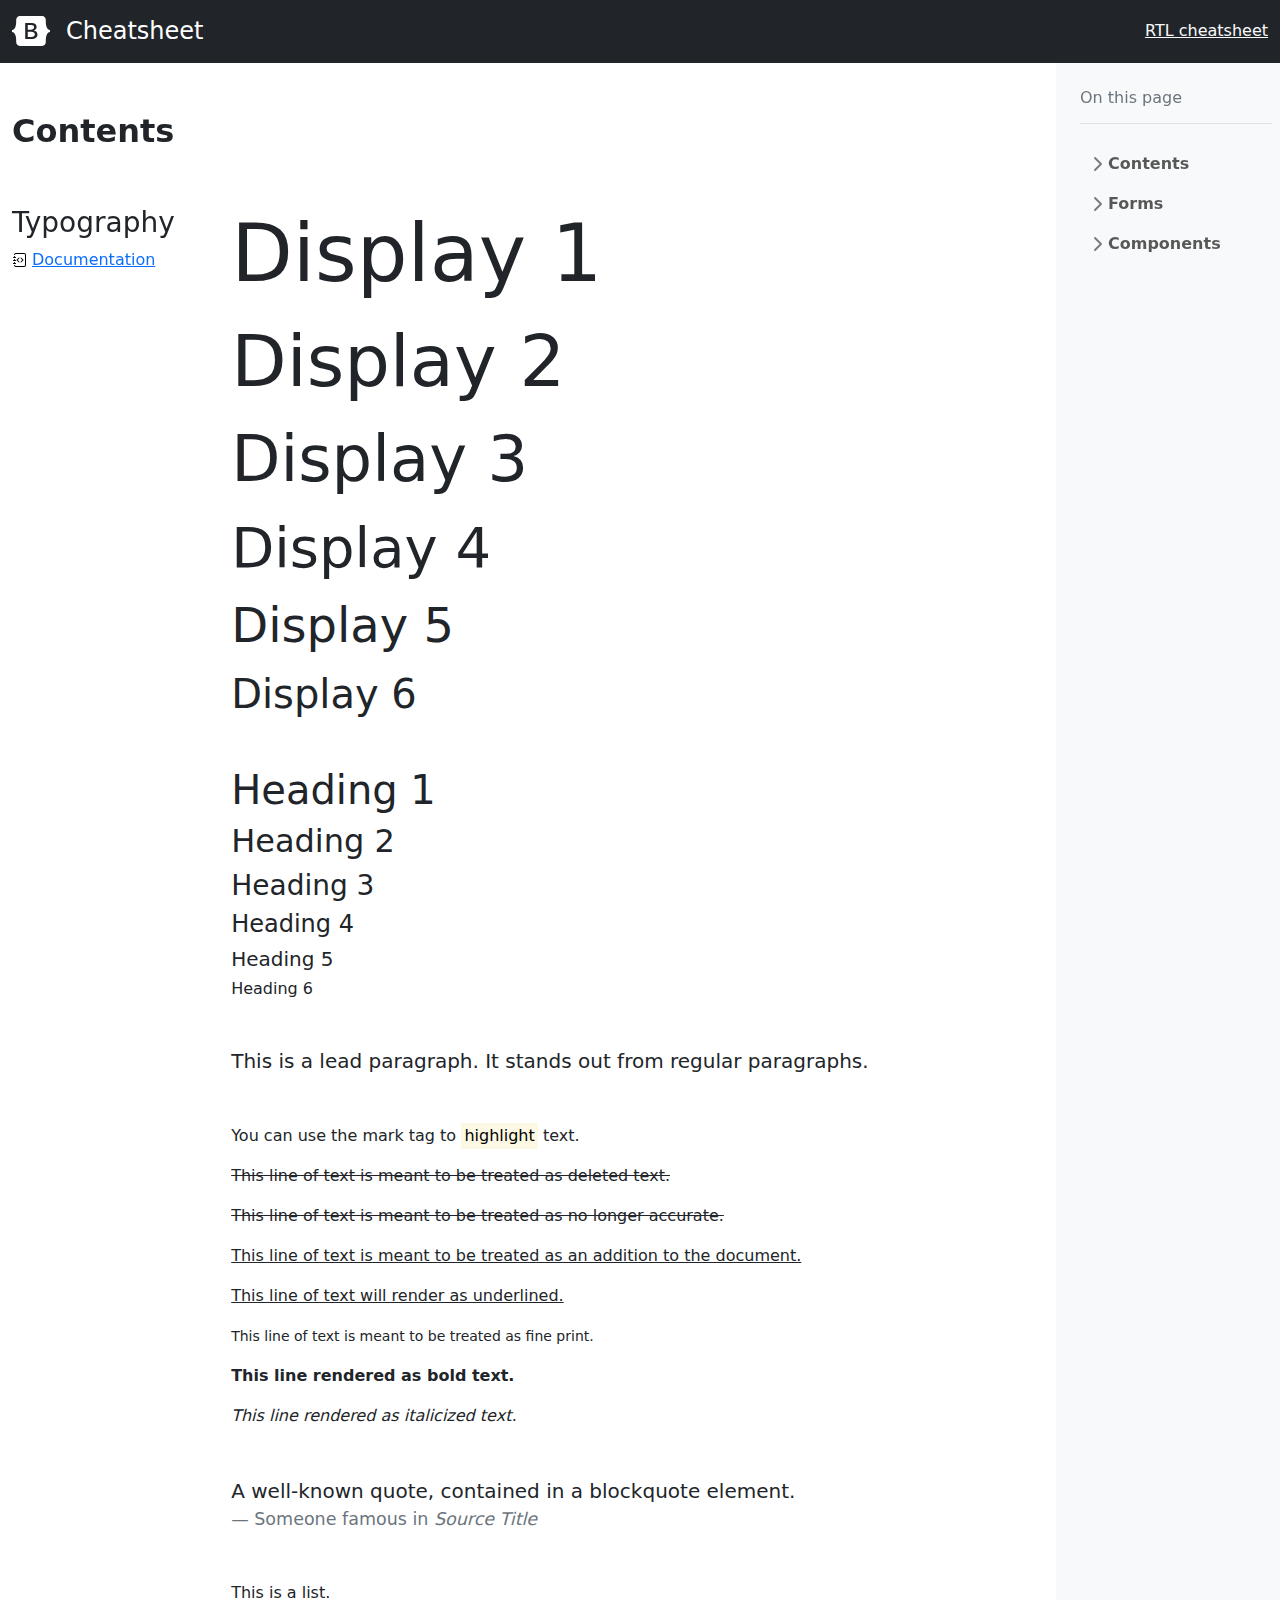
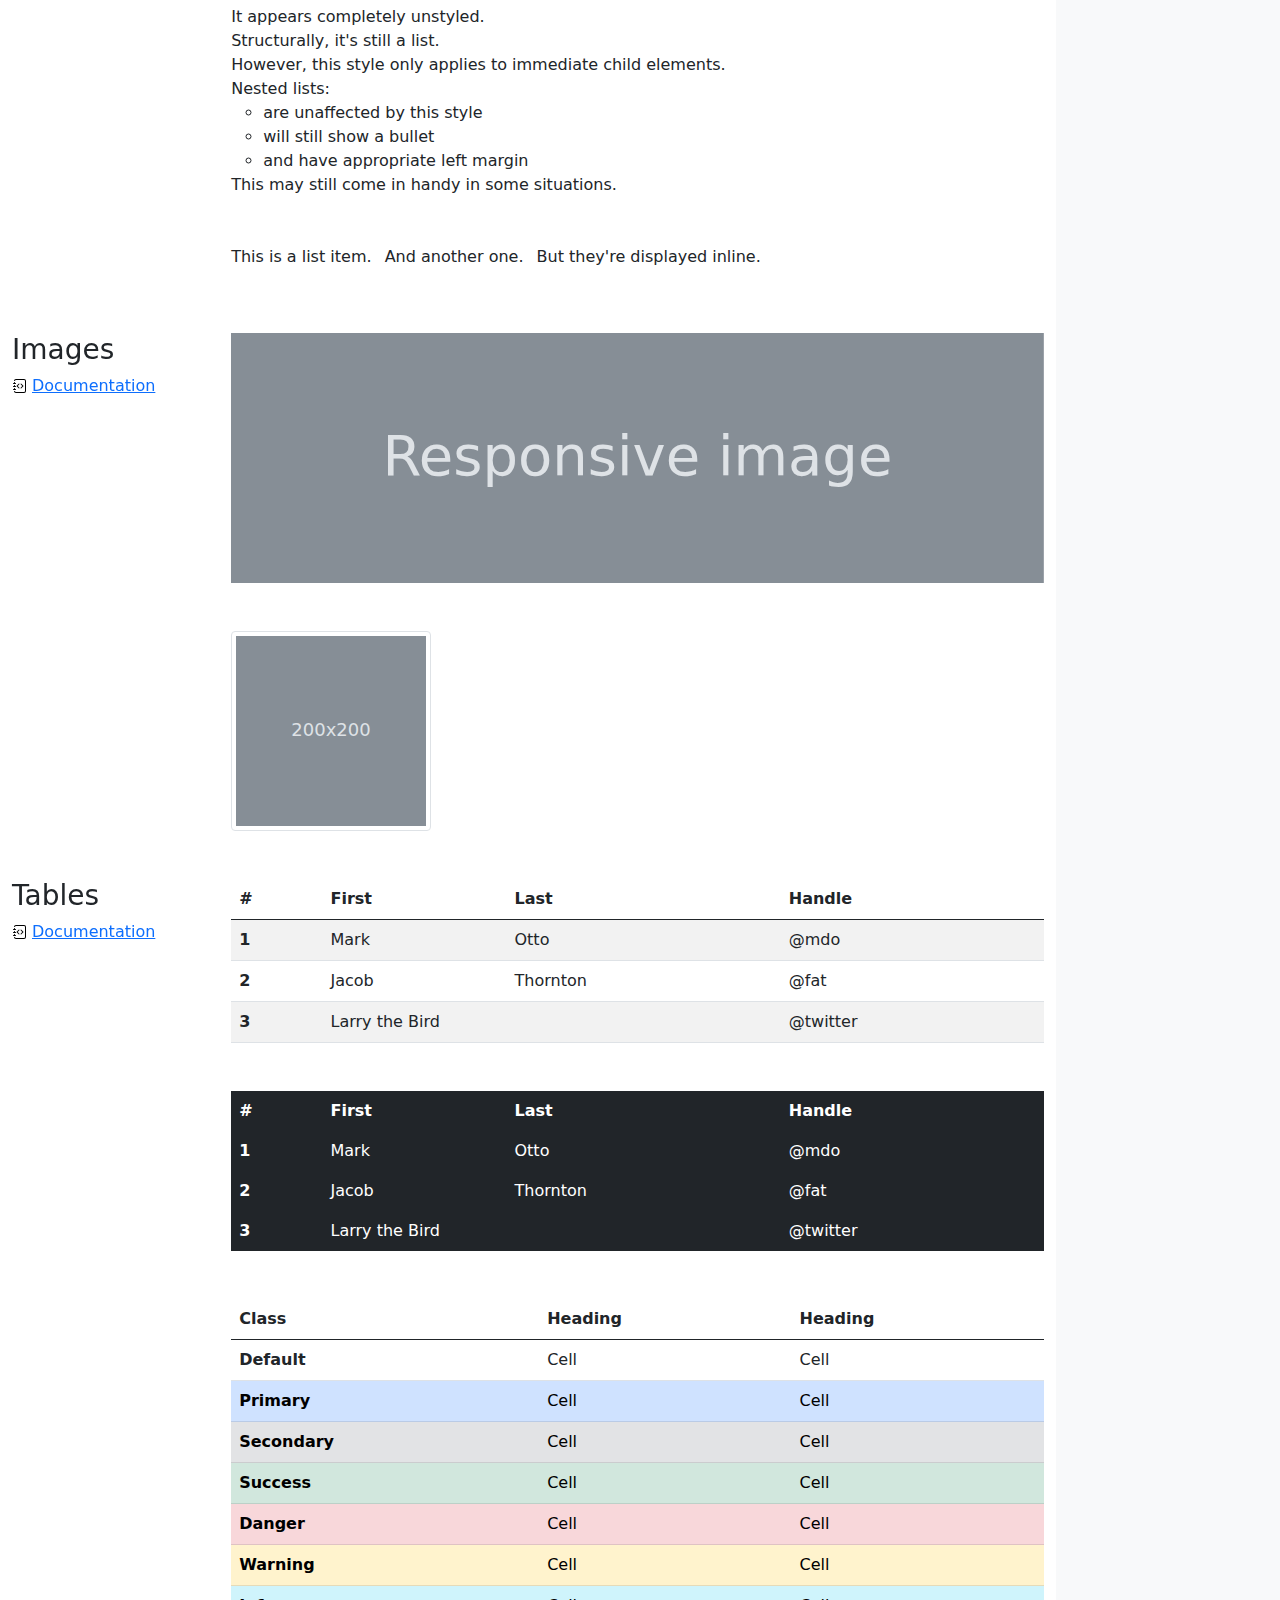
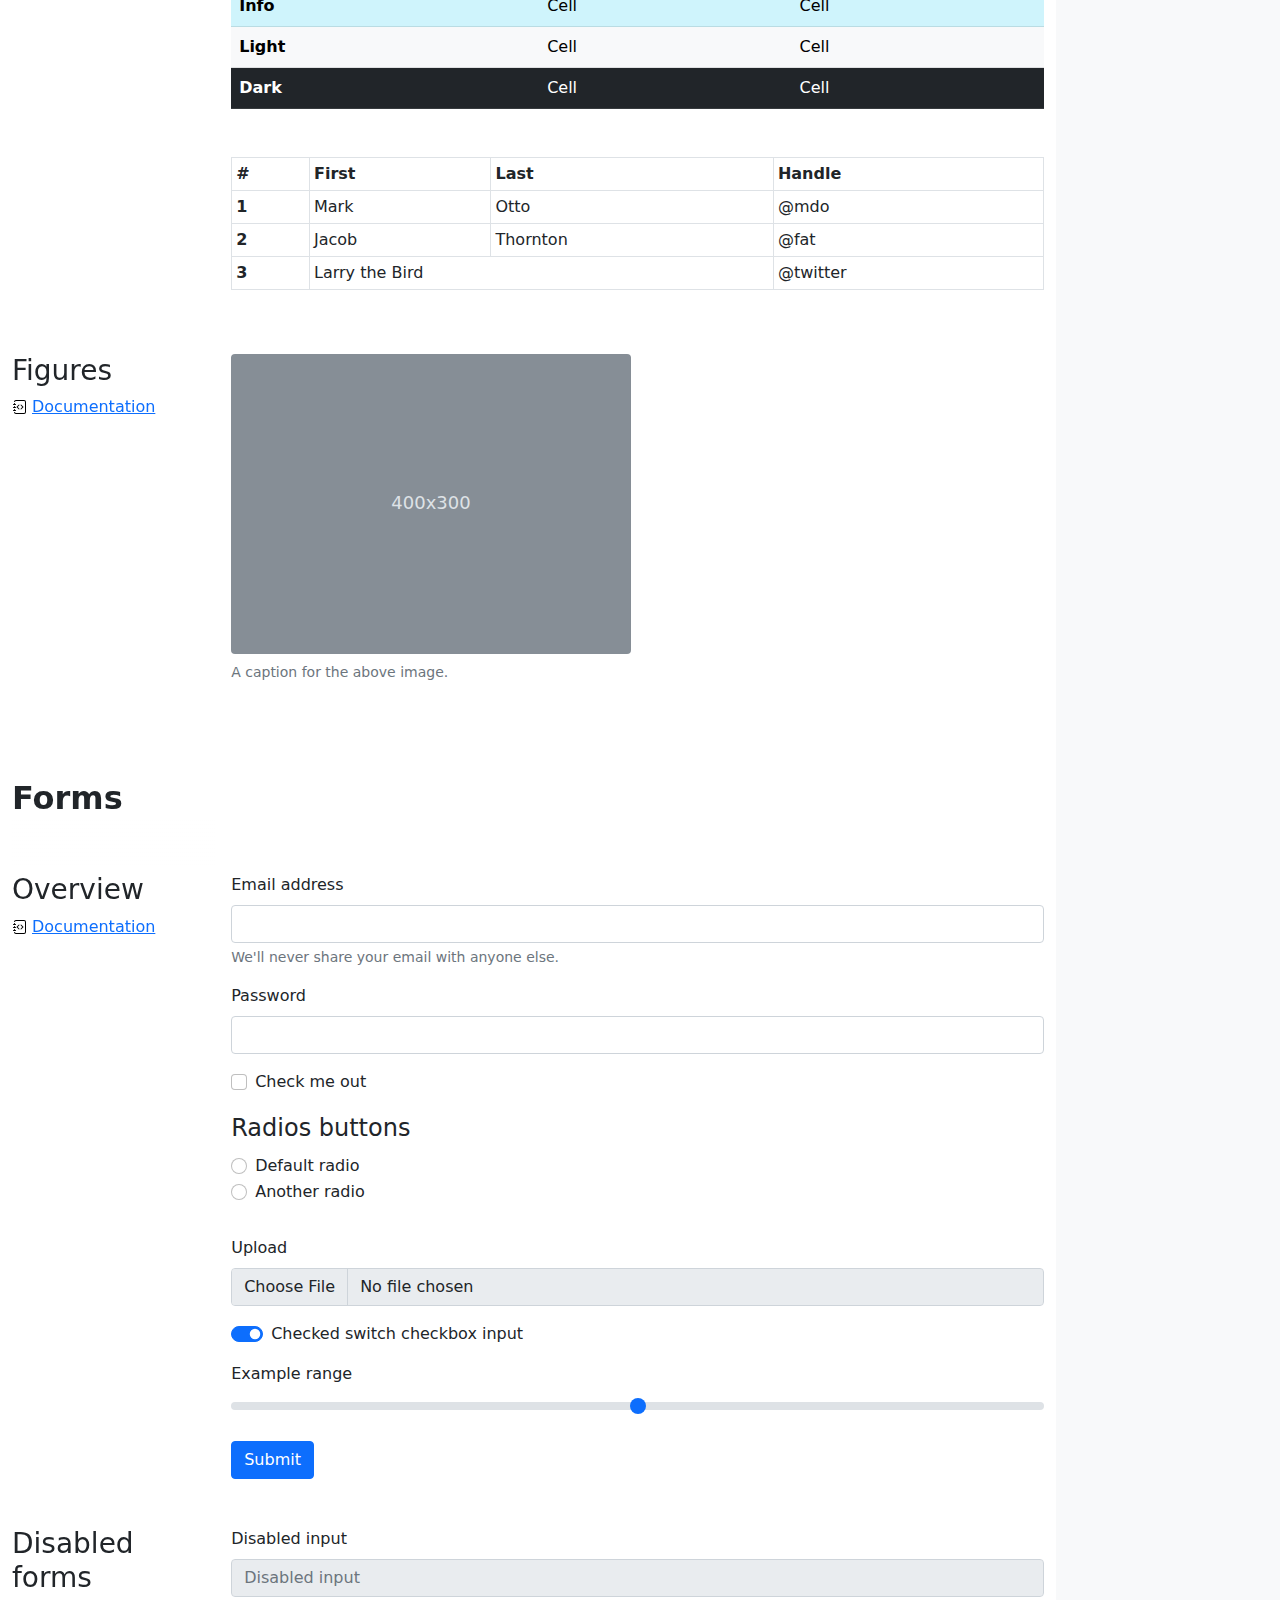
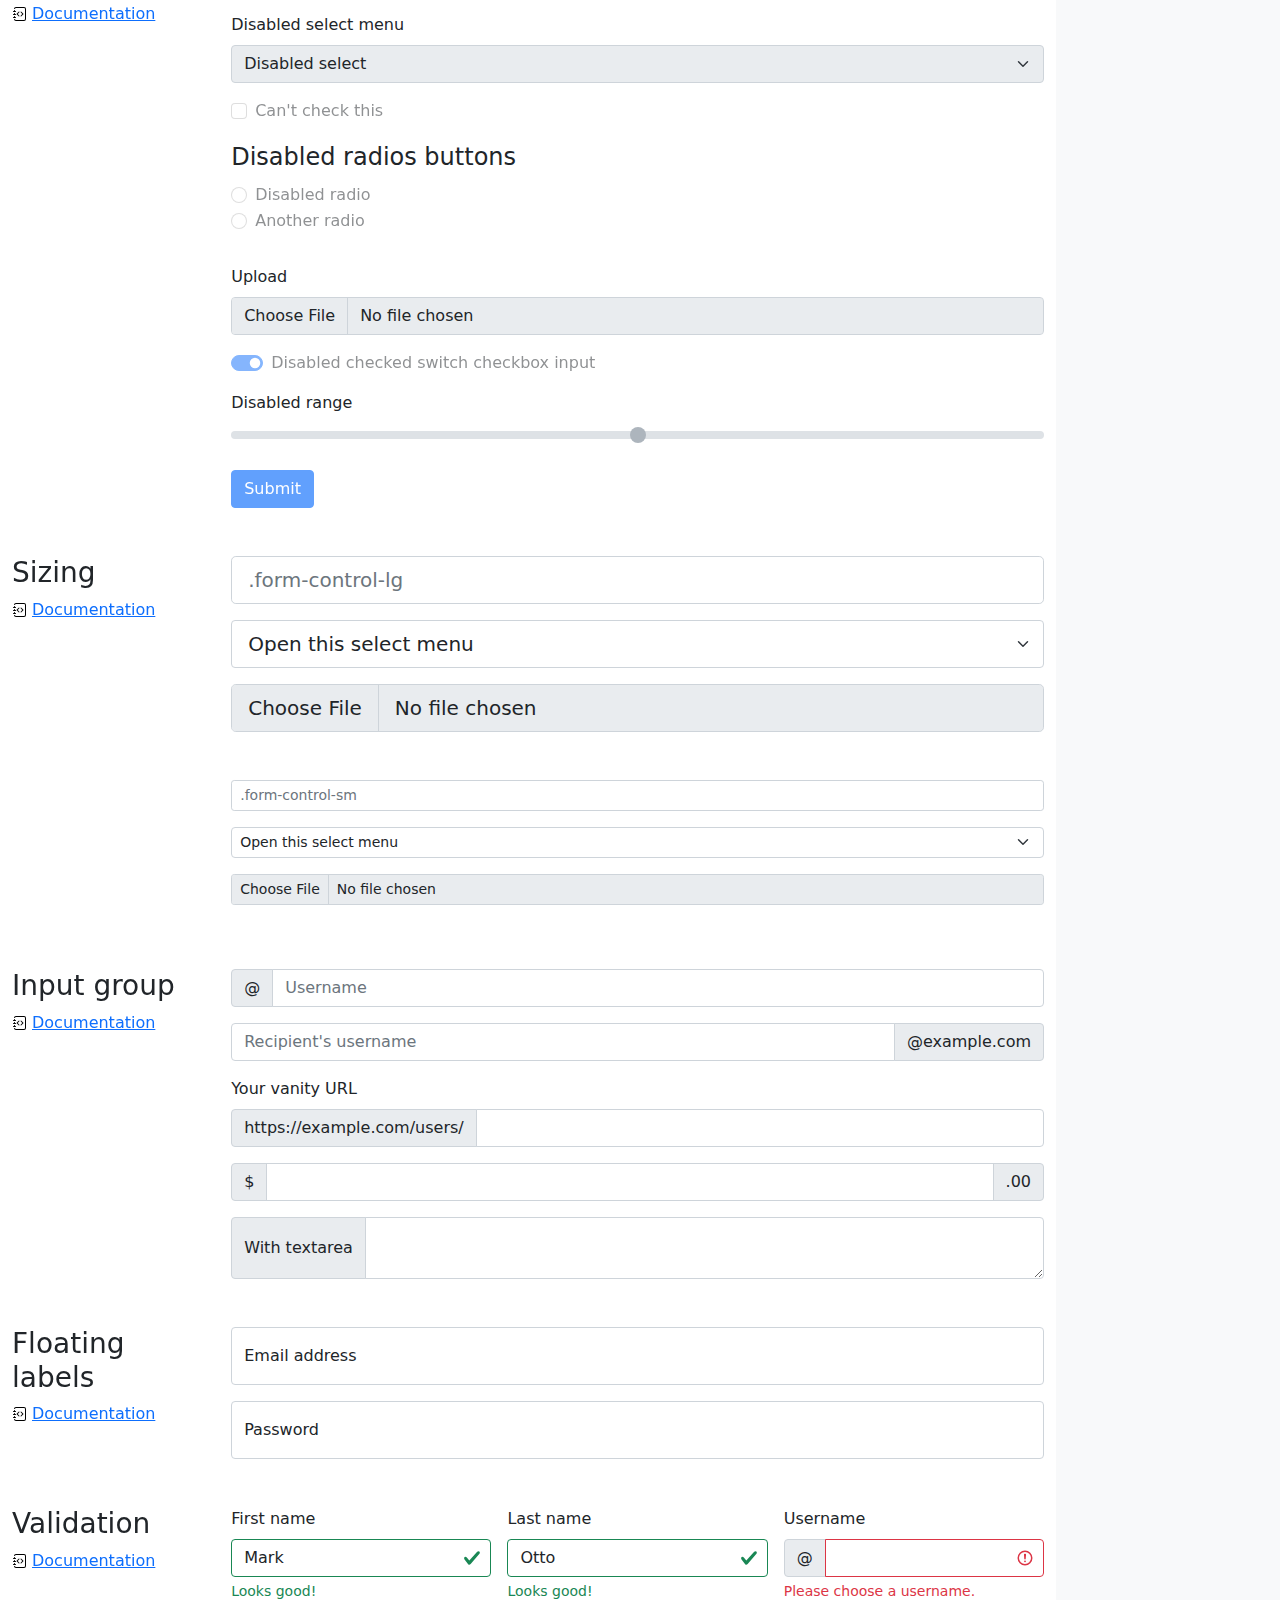
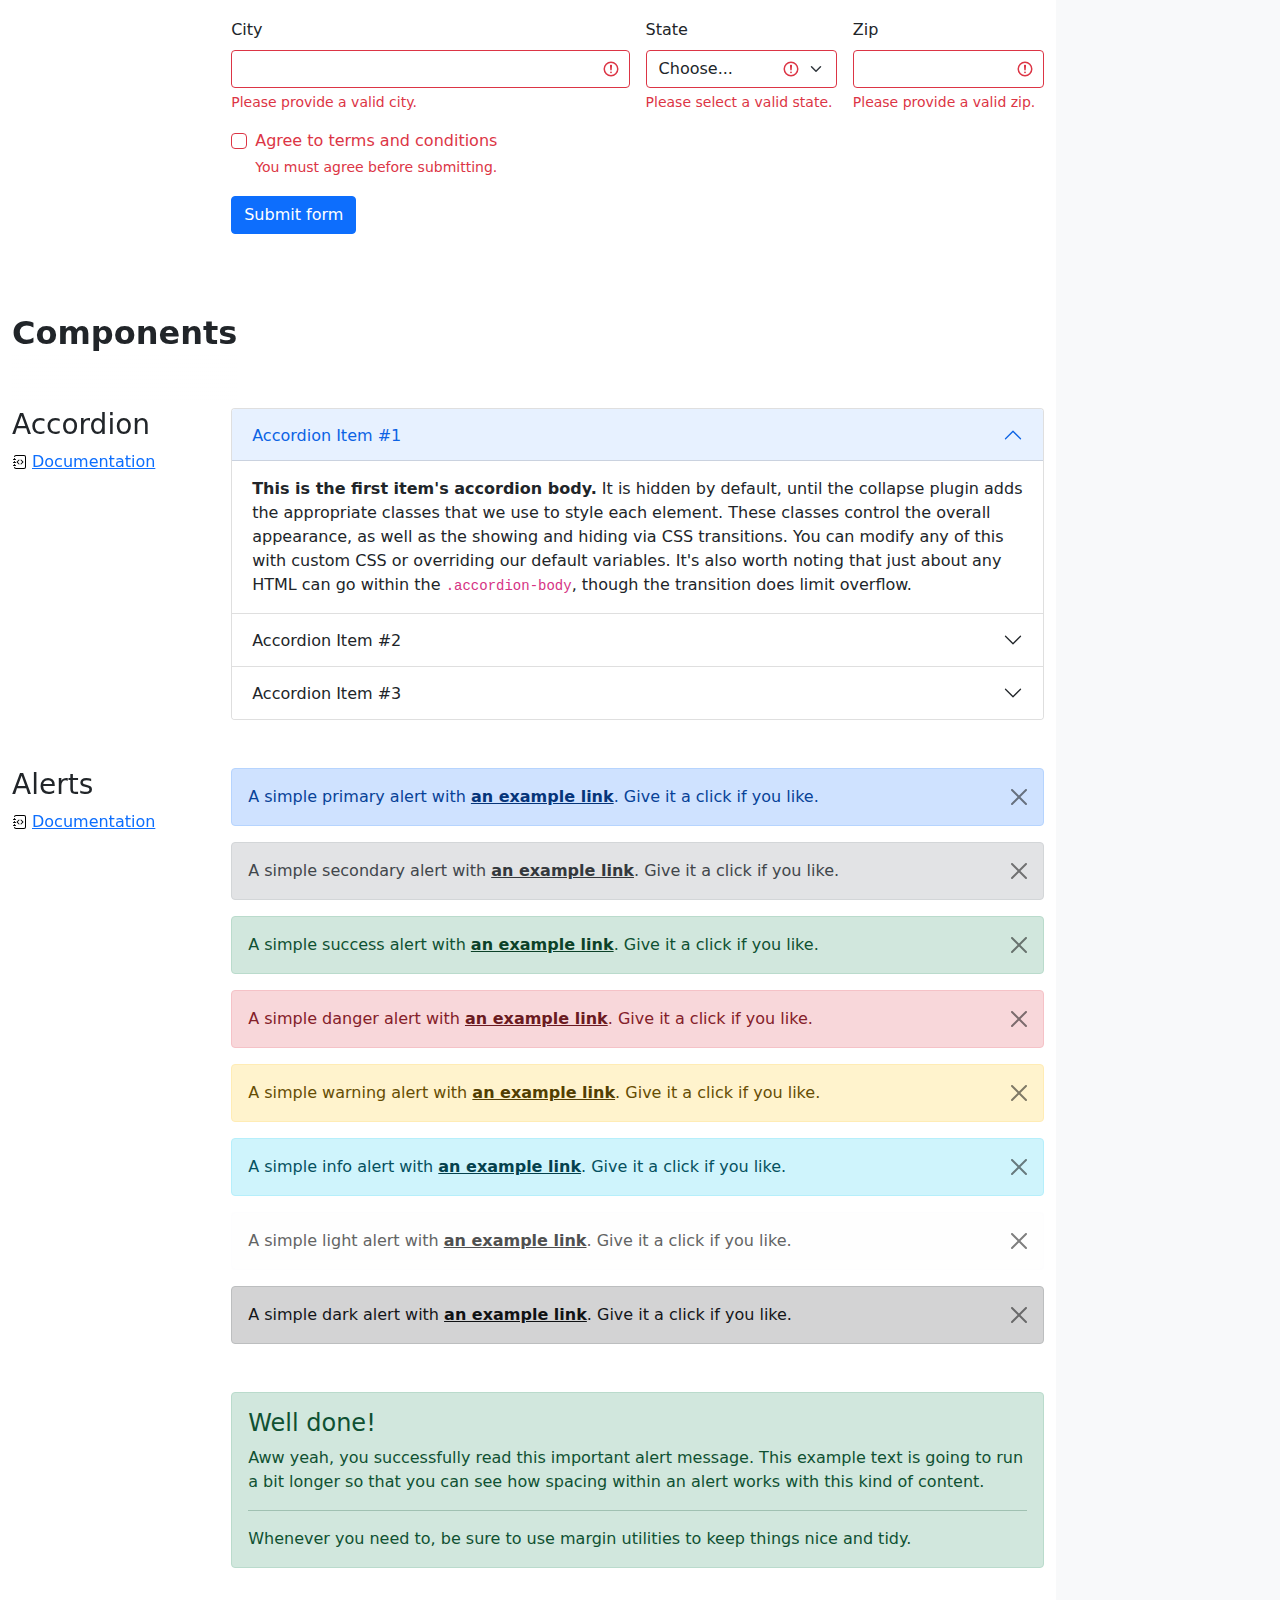
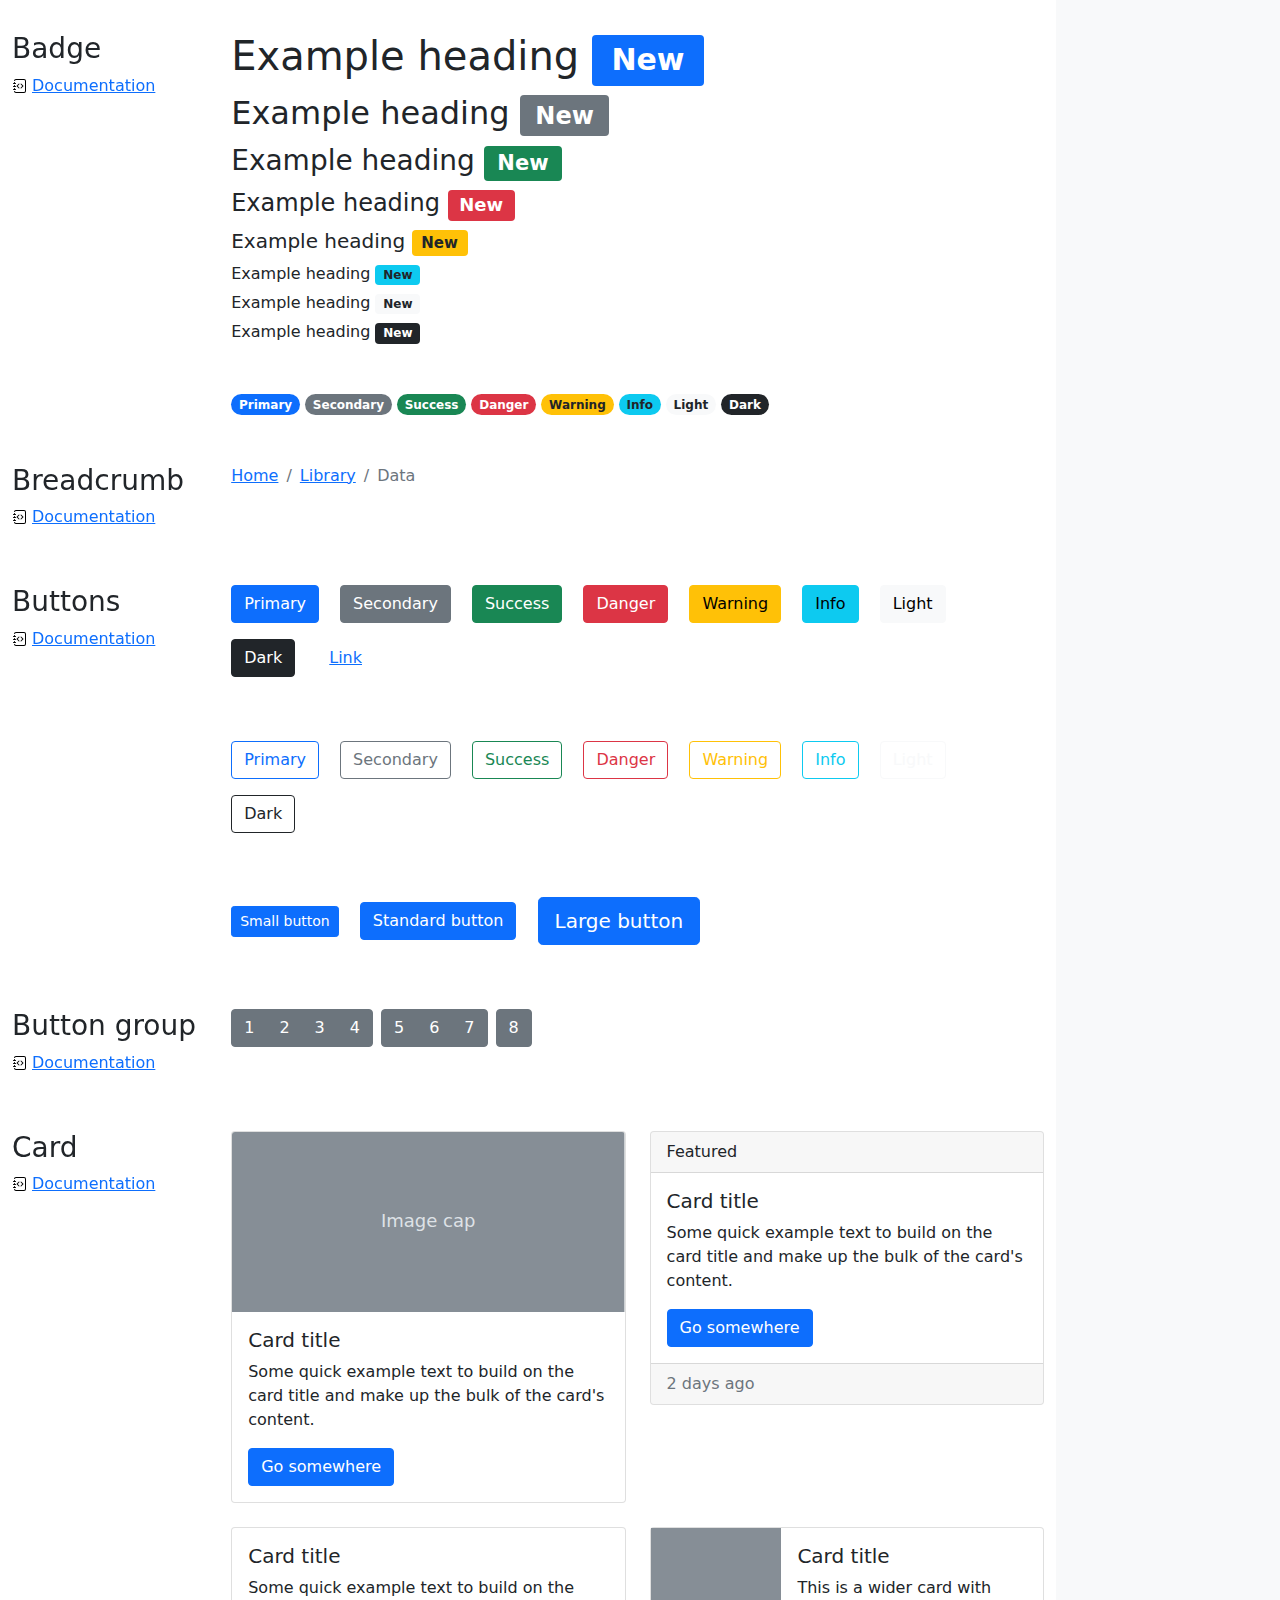
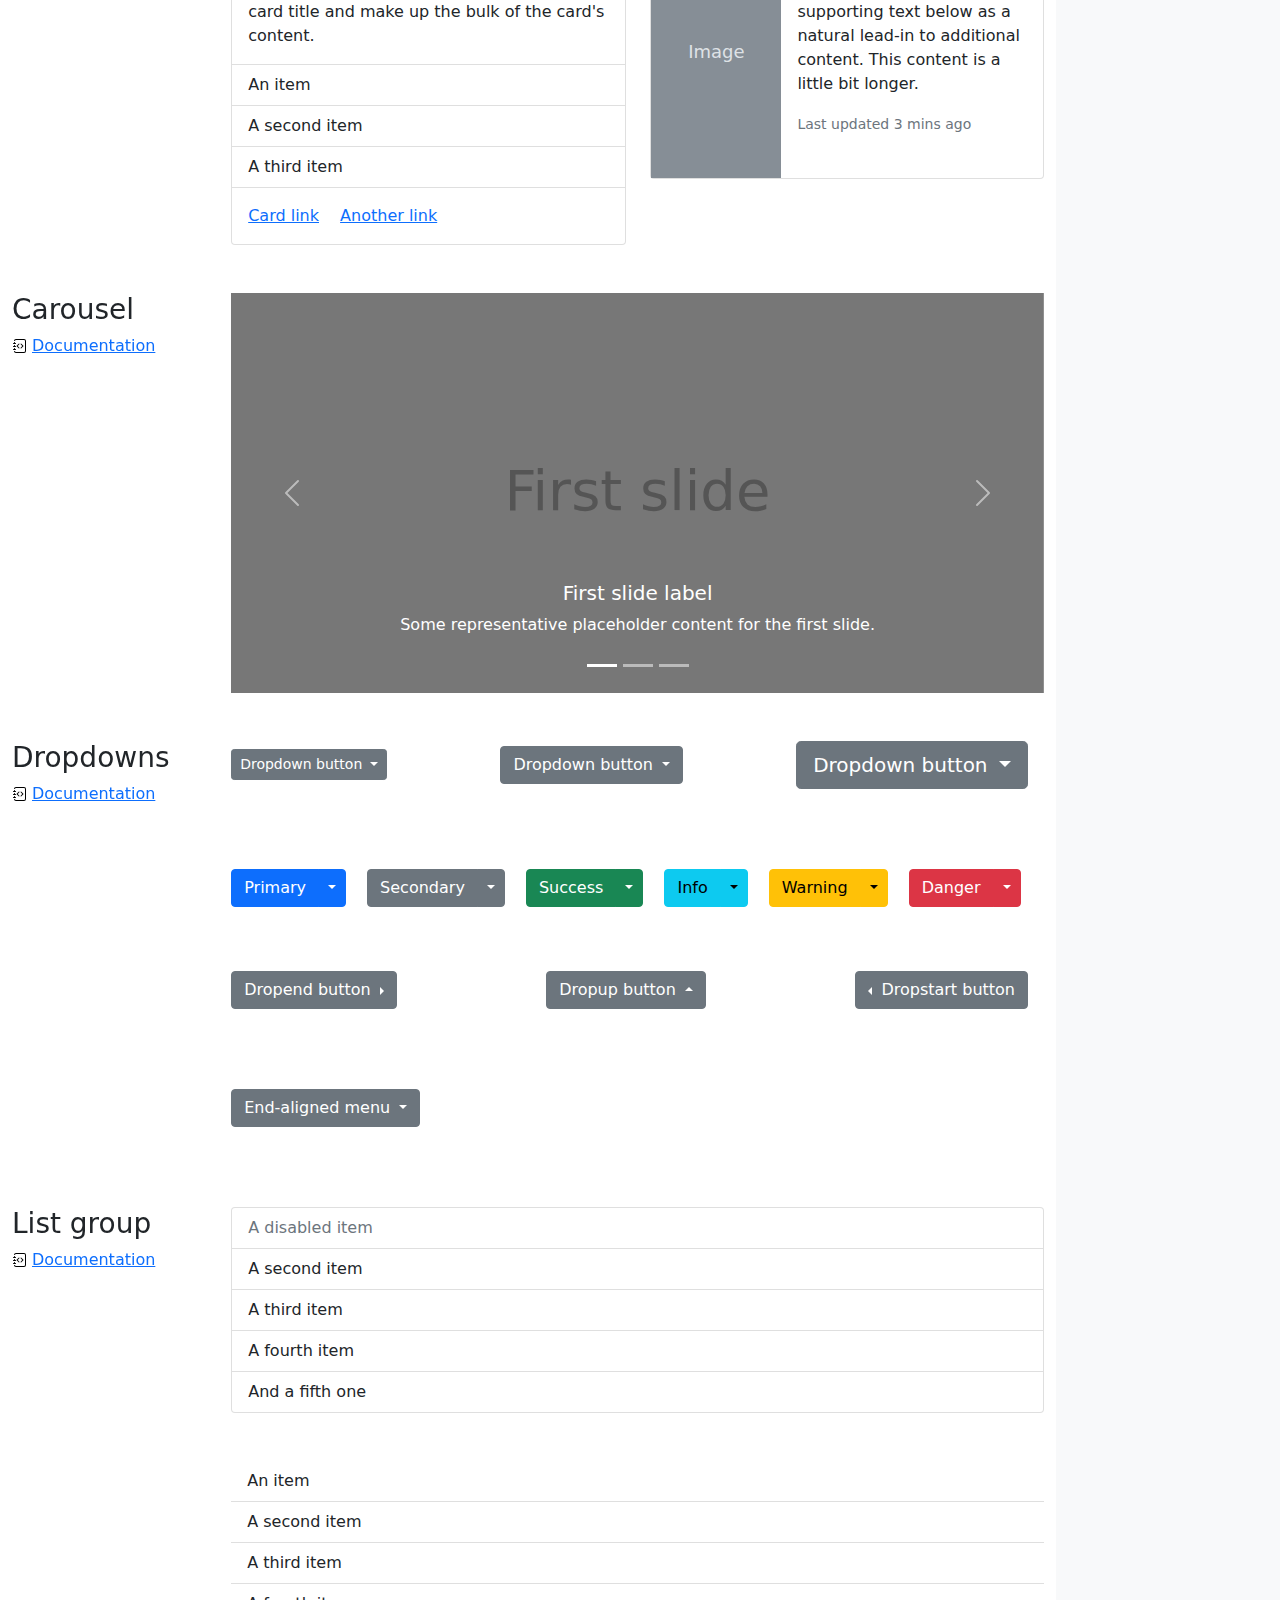
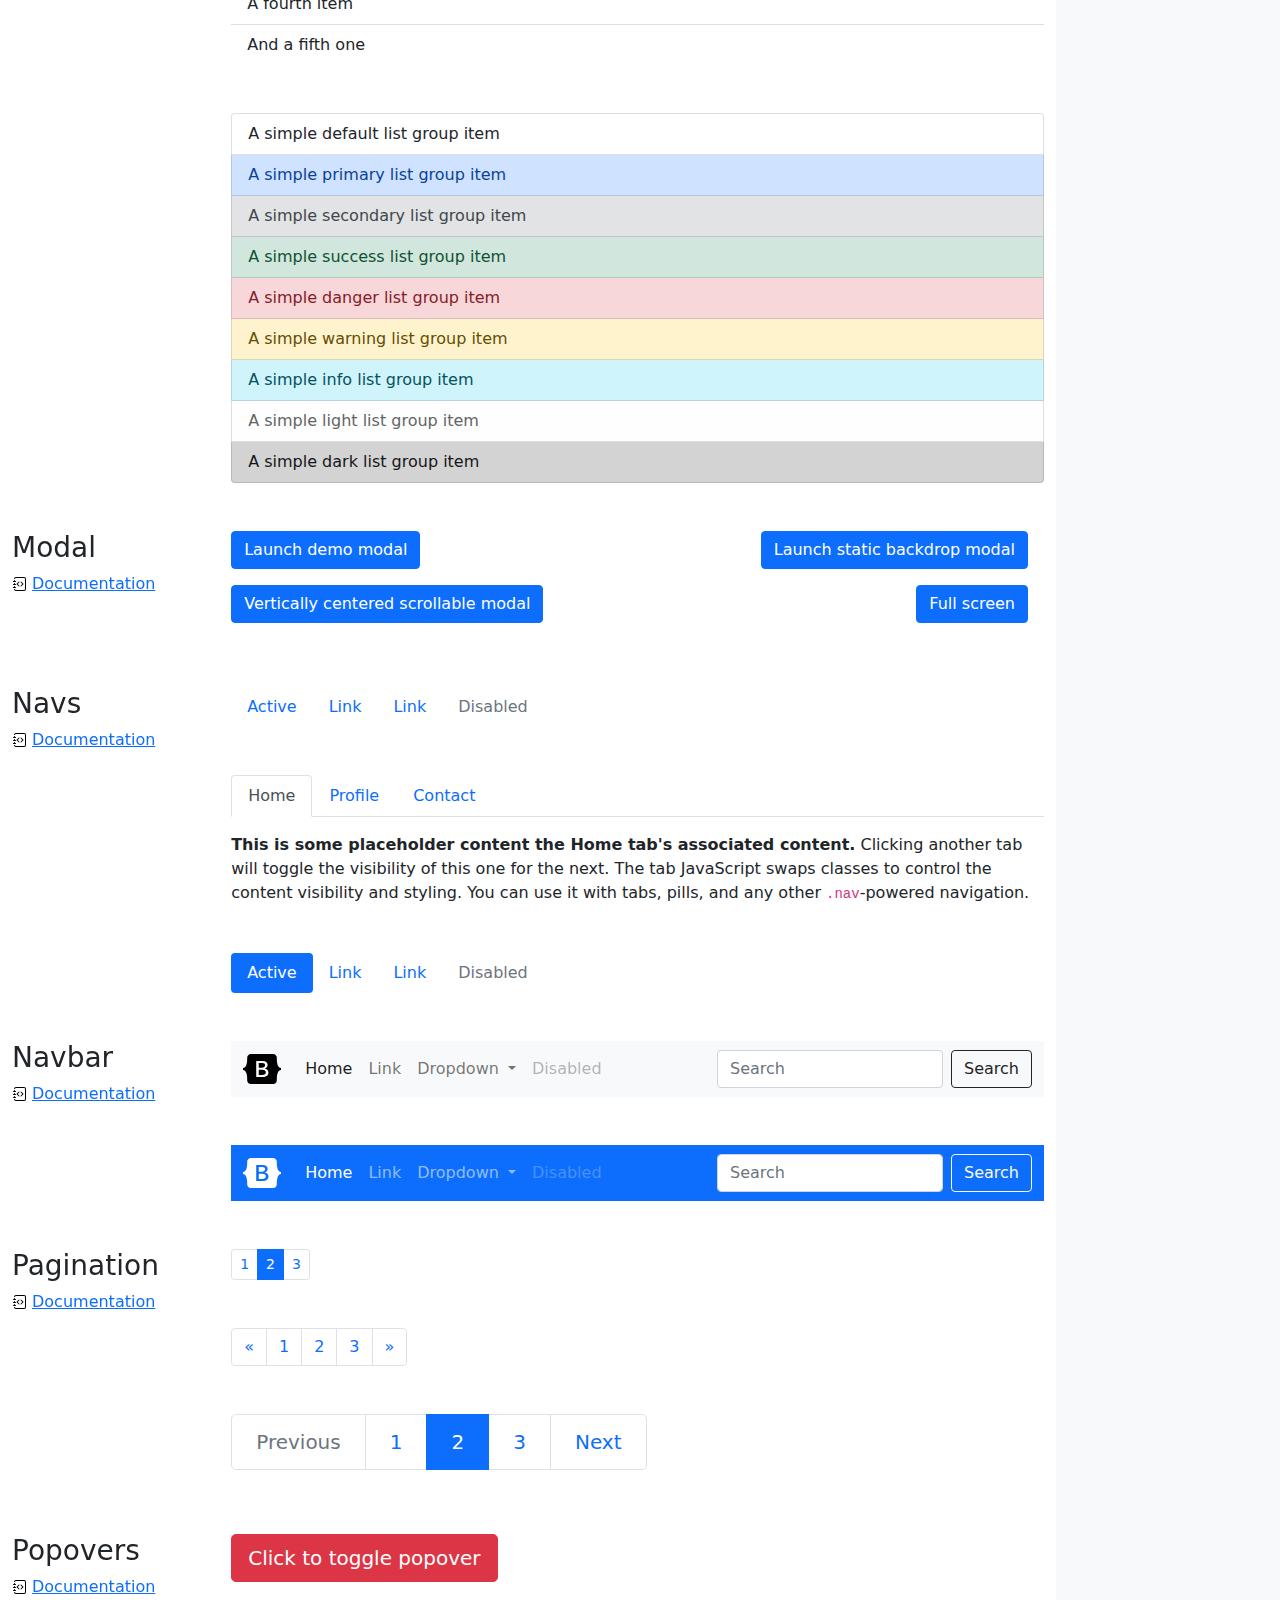
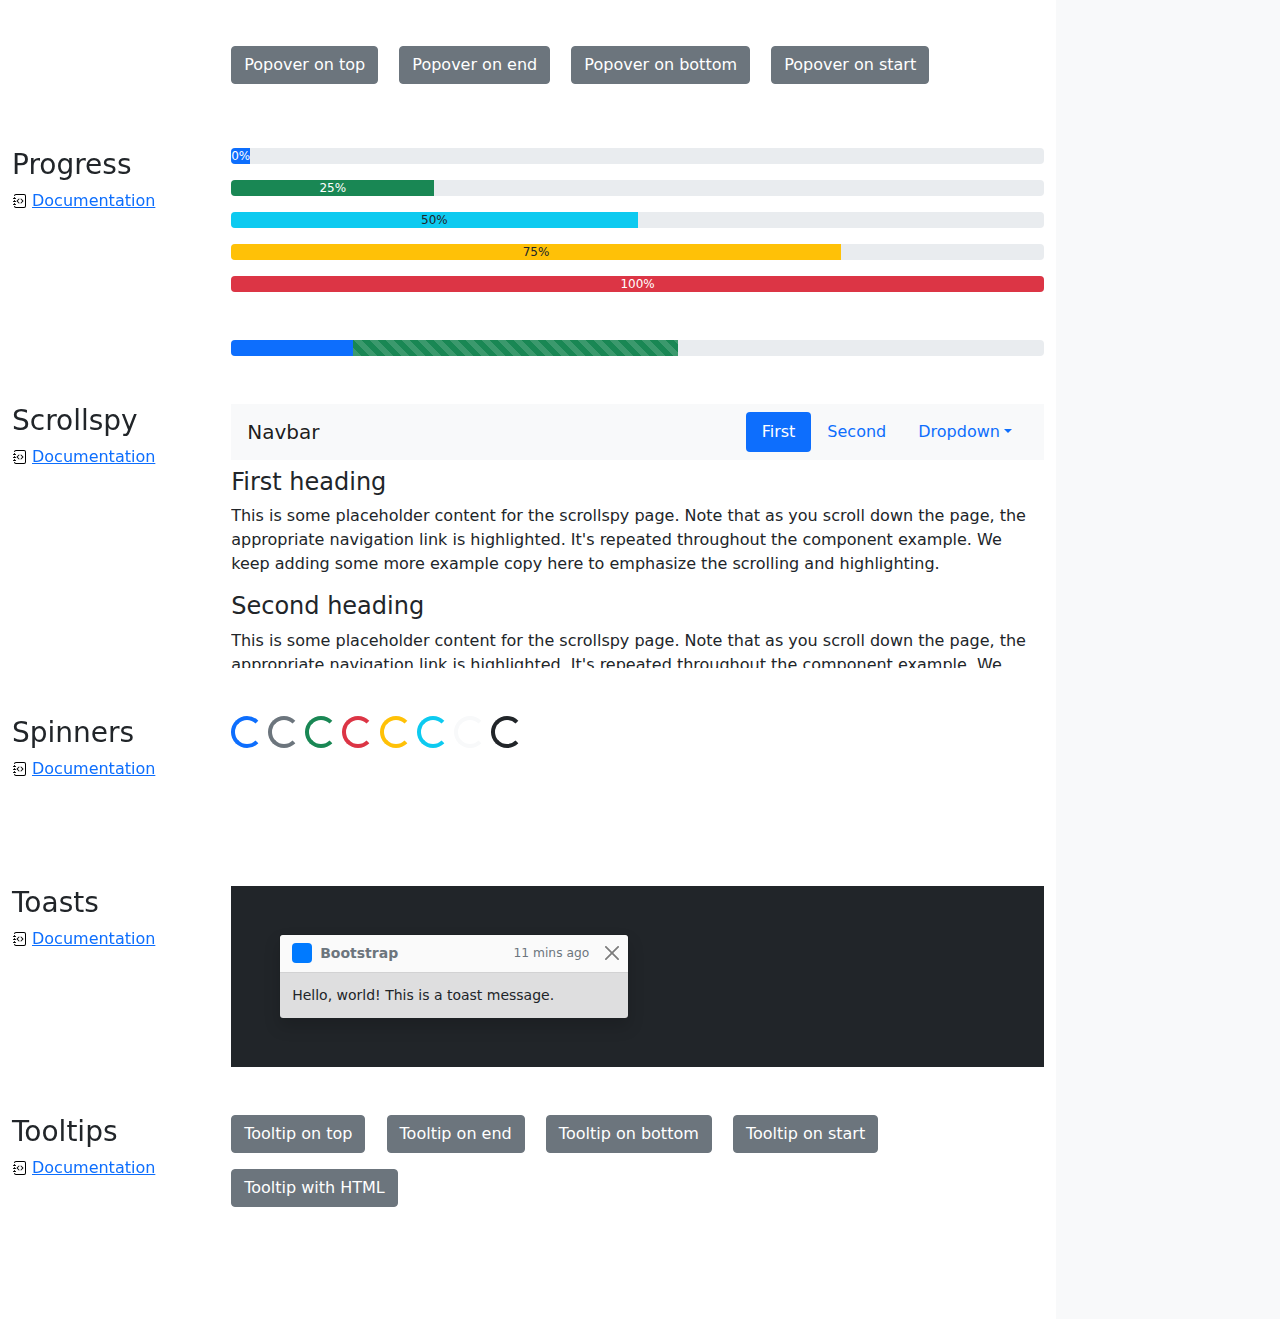
<file: bootstrap-5.0.0-examples/cheatsheet/index.html>
<!doctype html>
<html lang="en">
  <head>
    <meta charset="utf-8">
    <meta name="viewport" content="width=device-width, initial-scale=1">
    <meta name="description" content="">
    <meta name="author" content="Mark Otto, Jacob Thornton, and Bootstrap contributors">
    <meta name="generator" content="Hugo 0.83.1">
    <title>Cheatsheet · Bootstrap v5.0</title>

    <link rel="canonical" href="https://getbootstrap.com/docs/5.0/examples/cheatsheet/">

    

    <!-- Bootstrap core CSS -->
<link href="../assets/dist/css/bootstrap.min.css" rel="stylesheet">

    <style>
      .bd-placeholder-img {
        font-size: 1.125rem;
        text-anchor: middle;
        -webkit-user-select: none;
        -moz-user-select: none;
        user-select: none;
      }

      @media (min-width: 768px) {
        .bd-placeholder-img-lg {
          font-size: 3.5rem;
        }
      }
    </style>

    
    <!-- Custom styles for this template -->
    <link href="cheatsheet.css" rel="stylesheet">
  </head>
  <body class="bg-light">
    
<header class="bd-header bg-dark py-3 d-flex align-items-stretch border-bottom border-dark">
  <div class="container-fluid d-flex align-items-center">
    <h1 class="d-flex align-items-center fs-4 text-white mb-0">
      <img src="../assets/brand/bootstrap-logo-white.svg" width="38" height="30" class="me-3" alt="Bootstrap">
      Cheatsheet
    </h1>
    <a href="../examples/cheatsheet-rtl/" class="ms-auto link-light" hreflang="ar">RTL cheatsheet</a>
  </div>
</header>
<aside class="bd-aside sticky-xl-top text-muted align-self-start mb-3 mb-xl-5 px-2">
  <h2 class="h6 pt-4 pb-3 mb-4 border-bottom">On this page</h2>
  <nav class="small" id="toc">
    <ul class="list-unstyled">
      <li class="my-2">
        <button class="btn d-inline-flex align-items-center collapsed" data-bs-toggle="collapse" aria-expanded="false" data-bs-target="#contents-collapse" aria-controls="contents-collapse">Contents</button>
        <ul class="list-unstyled ps-3 collapse" id="contents-collapse">
          <li><a class="d-inline-flex align-items-center rounded" href="#typography">Typography</a></li>
          <li><a class="d-inline-flex align-items-center rounded" href="#images">Images</a></li>
          <li><a class="d-inline-flex align-items-center rounded" href="#tables">Tables</a></li>
          <li><a class="d-inline-flex align-items-center rounded" href="#figures">Figures</a></li>
        </ul>
      </li>
      <li class="my-2">
        <button class="btn d-inline-flex align-items-center collapsed" data-bs-toggle="collapse" aria-expanded="false" data-bs-target="#forms-collapse" aria-controls="forms-collapse">Forms</button>
        <ul class="list-unstyled ps-3 collapse" id="forms-collapse">
          <li><a class="d-inline-flex align-items-center rounded" href="#overview">Overview</a></li>
          <li><a class="d-inline-flex align-items-center rounded" href="#disabled-forms">Disabled forms</a></li>
          <li><a class="d-inline-flex align-items-center rounded" href="#sizing">Sizing</a></li>
          <li><a class="d-inline-flex align-items-center rounded" href="#input-group">Input group</a></li>
          <li><a class="d-inline-flex align-items-center rounded" href="#floating-labels">Floating labels</a></li>
          <li><a class="d-inline-flex align-items-center rounded" href="#validation">Validation</a></li>
        </ul>
      </li>
      <li class="my-2">
        <button class="btn d-inline-flex align-items-center collapsed" data-bs-toggle="collapse" aria-expanded="false" data-bs-target="#components-collapse" aria-controls="components-collapse">Components</button>
        <ul class="list-unstyled ps-3 collapse" id="components-collapse">
          <li><a class="d-inline-flex align-items-center rounded" href="#accordion">Accordion</a></li>
          <li><a class="d-inline-flex align-items-center rounded" href="#alerts">Alerts</a></li>
          <li><a class="d-inline-flex align-items-center rounded" href="#badge">Badge</a></li>
          <li><a class="d-inline-flex align-items-center rounded" href="#breadcrumb">Breadcrumb</a></li>
          <li><a class="d-inline-flex align-items-center rounded" href="#buttons">Buttons</a></li>
          <li><a class="d-inline-flex align-items-center rounded" href="#button-group">Button group</a></li>
          <li><a class="d-inline-flex align-items-center rounded" href="#card">Card</a></li>
          <li><a class="d-inline-flex align-items-center rounded" href="#carousel">Carousel</a></li>
          <li><a class="d-inline-flex align-items-center rounded" href="#dropdowns">Dropdowns</a></li>
          <li><a class="d-inline-flex align-items-center rounded" href="#list-group">List group</a></li>
          <li><a class="d-inline-flex align-items-center rounded" href="#modal">Modal</a></li>
          <li><a class="d-inline-flex align-items-center rounded" href="#navs">Navs</a></li>
          <li><a class="d-inline-flex align-items-center rounded" href="#navbar">Navbar</a></li>
          <li><a class="d-inline-flex align-items-center rounded" href="#pagination">Pagination</a></li>
          <li><a class="d-inline-flex align-items-center rounded" href="#popovers">Popovers</a></li>
          <li><a class="d-inline-flex align-items-center rounded" href="#progress">Progress</a></li>
          <li><a class="d-inline-flex align-items-center rounded" href="#scrollspy">Scrollspy</a></li>
          <li><a class="d-inline-flex align-items-center rounded" href="#spinners">Spinners</a></li>
          <li><a class="d-inline-flex align-items-center rounded" href="#toasts">Toasts</a></li>
          <li><a class="d-inline-flex align-items-center rounded" href="#tooltips">Tooltips</a></li>
        </ul>
      </li>
    </ul>
  </nav>
</aside>
<div class="bd-cheatsheet container-fluid bg-body">
  <section id="content">
    <h2 class="sticky-xl-top fw-bold pt-3 pt-xl-5 pb-2 pb-xl-3">Contents</h2>

    <article class="my-3" id="typography">
      <div class="bd-heading sticky-xl-top align-self-start mt-5 mb-3 mt-xl-0 mb-xl-2">
        <h3>Typography</h3>
        <a class="d-flex align-items-center" href="../content/typography/">Documentation</a>
      </div>

      <div>
        <div class="bd-example">
        <p class="display-1">Display 1</p>
        <p class="display-2">Display 2</p>
        <p class="display-3">Display 3</p>
        <p class="display-4">Display 4</p>
        <p class="display-5">Display 5</p>
        <p class="display-6">Display 6</p>
        </div>

        <div class="bd-example">
        <p class="h1">Heading 1</p>
        <p class="h2">Heading 2</p>
        <p class="h3">Heading 3</p>
        <p class="h4">Heading 4</p>
        <p class="h5">Heading 5</p>
        <p class="h6">Heading 6</p>
        </div>

        <div class="bd-example">
        <p class="lead">
          This is a lead paragraph. It stands out from regular paragraphs.
        </p>
        </div>

        <div class="bd-example">
        <p>You can use the mark tag to <mark>highlight</mark> text.</p>
        <p><del>This line of text is meant to be treated as deleted text.</del></p>
        <p><s>This line of text is meant to be treated as no longer accurate.</s></p>
        <p><ins>This line of text is meant to be treated as an addition to the document.</ins></p>
        <p><u>This line of text will render as underlined.</u></p>
        <p><small>This line of text is meant to be treated as fine print.</small></p>
        <p><strong>This line rendered as bold text.</strong></p>
        <p><em>This line rendered as italicized text.</em></p>
        </div>

        <div class="bd-example">
        <blockquote class="blockquote">
          <p>A well-known quote, contained in a blockquote element.</p>
          <footer class="blockquote-footer">Someone famous in <cite title="Source Title">Source Title</cite></footer>
        </blockquote>
        </div>

        <div class="bd-example">
        <ul class="list-unstyled">
          <li>This is a list.</li>
          <li>It appears completely unstyled.</li>
          <li>Structurally, it's still a list.</li>
          <li>However, this style only applies to immediate child elements.</li>
          <li>Nested lists:
            <ul>
              <li>are unaffected by this style</li>
              <li>will still show a bullet</li>
              <li>and have appropriate left margin</li>
            </ul>
          </li>
          <li>This may still come in handy in some situations.</li>
        </ul>
        </div>

        <div class="bd-example">
        <ul class="list-inline">
          <li class="list-inline-item">This is a list item.</li>
          <li class="list-inline-item">And another one.</li>
          <li class="list-inline-item">But they're displayed inline.</li>
        </ul>
        </div>
      </div>
    </article>
    <article class="my-3" id="images">
      <div class="bd-heading sticky-xl-top align-self-start mt-5 mb-3 mt-xl-0 mb-xl-2">
        <h3>Images</h3>
        <a class="d-flex align-items-center" href="../content/images/">Documentation</a>
      </div>

      <div>
        <div class="bd-example">
        <svg class="bd-placeholder-img bd-placeholder-img-lg img-fluid" width="100%" height="250" xmlns="http://www.w3.org/2000/svg" role="img" aria-label="Placeholder: Responsive image" preserveAspectRatio="xMidYMid slice" focusable="false"><title>Placeholder</title><rect width="100%" height="100%" fill="#868e96"/><text x="50%" y="50%" fill="#dee2e6" dy=".3em">Responsive image</text></svg>

        </div>

        <div class="bd-example">
        <svg class="bd-placeholder-img img-thumbnail" width="200" height="200" xmlns="http://www.w3.org/2000/svg" role="img" aria-label="A generic square placeholder image with a white border around it, making it resemble a photograph taken with an old instant camera: 200x200" preserveAspectRatio="xMidYMid slice" focusable="false"><title>A generic square placeholder image with a white border around it, making it resemble a photograph taken with an old instant camera</title><rect width="100%" height="100%" fill="#868e96"/><text x="50%" y="50%" fill="#dee2e6" dy=".3em">200x200</text></svg>

        </div>
      </div>
    </article>
    <article class="my-3" id="tables">
      <div class="bd-heading sticky-xl-top align-self-start mt-5 mb-3 mt-xl-0 mb-xl-2">
        <h3>Tables</h3>
        <a class="d-flex align-items-center" href="../content/tables/">Documentation</a>
      </div>

      <div>
        <div class="bd-example">
        <table class="table table-striped">
          <thead>
          <tr>
            <th scope="col">#</th>
            <th scope="col">First</th>
            <th scope="col">Last</th>
            <th scope="col">Handle</th>
          </tr>
          </thead>
          <tbody>
          <tr>
            <th scope="row">1</th>
            <td>Mark</td>
            <td>Otto</td>
            <td>@mdo</td>
          </tr>
          <tr>
            <th scope="row">2</th>
            <td>Jacob</td>
            <td>Thornton</td>
            <td>@fat</td>
          </tr>
          <tr>
            <th scope="row">3</th>
            <td colspan="2">Larry the Bird</td>
            <td>@twitter</td>
          </tr>
          </tbody>
        </table>
        </div>

        <div class="bd-example">
        <table class="table table-dark table-borderless">
          <thead>
          <tr>
            <th scope="col">#</th>
            <th scope="col">First</th>
            <th scope="col">Last</th>
            <th scope="col">Handle</th>
          </tr>
          </thead>
          <tbody>
          <tr>
            <th scope="row">1</th>
            <td>Mark</td>
            <td>Otto</td>
            <td>@mdo</td>
          </tr>
          <tr>
            <th scope="row">2</th>
            <td>Jacob</td>
            <td>Thornton</td>
            <td>@fat</td>
          </tr>
          <tr>
            <th scope="row">3</th>
            <td colspan="2">Larry the Bird</td>
            <td>@twitter</td>
          </tr>
          </tbody>
        </table>
        </div>

        <div class="bd-example">
        <table class="table table-hover">
          <thead>
          <tr>
            <th scope="col">Class</th>
            <th scope="col">Heading</th>
            <th scope="col">Heading</th>
          </tr>
          </thead>
          <tbody>
          <tr>
            <th scope="row">Default</th>
            <td>Cell</td>
            <td>Cell</td>
          </tr>
          
          <tr class="table-primary">
            <th scope="row">Primary</th>
            <td>Cell</td>
            <td>Cell</td>
          </tr>
          <tr class="table-secondary">
            <th scope="row">Secondary</th>
            <td>Cell</td>
            <td>Cell</td>
          </tr>
          <tr class="table-success">
            <th scope="row">Success</th>
            <td>Cell</td>
            <td>Cell</td>
          </tr>
          <tr class="table-danger">
            <th scope="row">Danger</th>
            <td>Cell</td>
            <td>Cell</td>
          </tr>
          <tr class="table-warning">
            <th scope="row">Warning</th>
            <td>Cell</td>
            <td>Cell</td>
          </tr>
          <tr class="table-info">
            <th scope="row">Info</th>
            <td>Cell</td>
            <td>Cell</td>
          </tr>
          <tr class="table-light">
            <th scope="row">Light</th>
            <td>Cell</td>
            <td>Cell</td>
          </tr>
          <tr class="table-dark">
            <th scope="row">Dark</th>
            <td>Cell</td>
            <td>Cell</td>
          </tr>
          </tbody>
        </table>
        </div>

        <div class="bd-example">
        <table class="table table-sm table-bordered">
          <thead>
          <tr>
            <th scope="col">#</th>
            <th scope="col">First</th>
            <th scope="col">Last</th>
            <th scope="col">Handle</th>
          </tr>
          </thead>
          <tbody>
          <tr>
            <th scope="row">1</th>
            <td>Mark</td>
            <td>Otto</td>
            <td>@mdo</td>
          </tr>
          <tr>
            <th scope="row">2</th>
            <td>Jacob</td>
            <td>Thornton</td>
            <td>@fat</td>
          </tr>
          <tr>
            <th scope="row">3</th>
            <td colspan="2">Larry the Bird</td>
            <td>@twitter</td>
          </tr>
          </tbody>
        </table>
        </div>
      </div>
    </article>
    <article class="my-3" id="figures">
      <div class="bd-heading sticky-xl-top align-self-start mt-5 mb-3 mt-xl-0 mb-xl-2">
        <h3>Figures</h3>
        <a class="d-flex align-items-center" href="../content/figures/">Documentation</a>
      </div>

      <div>
        <div class="bd-example">
        <figure class="figure">
          <svg class="bd-placeholder-img figure-img img-fluid rounded" width="400" height="300" xmlns="http://www.w3.org/2000/svg" role="img" aria-label="Placeholder: 400x300" preserveAspectRatio="xMidYMid slice" focusable="false"><title>Placeholder</title><rect width="100%" height="100%" fill="#868e96"/><text x="50%" y="50%" fill="#dee2e6" dy=".3em">400x300</text></svg>

          <figcaption class="figure-caption">A caption for the above image.</figcaption>
        </figure>
        </div>
      </div>
    </article>
  </section>

  <section id="forms">
    <h2 class="sticky-xl-top fw-bold pt-3 pt-xl-5 pb-2 pb-xl-3">Forms</h2>

    <article class="my-3" id="overview">
      <div class="bd-heading sticky-xl-top align-self-start mt-5 mb-3 mt-xl-0 mb-xl-2">
        <h3>Overview</h3>
        <a class="d-flex align-items-center" href="../forms/overview/">Documentation</a>
      </div>

      <div>
        <div class="bd-example">
        <form>
          <div class="mb-3">
            <label for="exampleInputEmail1" class="form-label">Email address</label>
            <input type="email" class="form-control" id="exampleInputEmail1" aria-describedby="emailHelp">
            <div id="emailHelp" class="form-text">We'll never share your email with anyone else.</div>
          </div>
          <div class="mb-3">
            <label for="exampleInputPassword1" class="form-label">Password</label>
            <input type="password" class="form-control" id="exampleInputPassword1">
          </div>
          <div class="mb-3 form-check">
            <input type="checkbox" class="form-check-input" id="exampleCheck1">
            <label class="form-check-label" for="exampleCheck1">Check me out</label>
          </div>
          <fieldset class="mb-3">
            <legend>Radios buttons</legend>
            <div class="form-check">
              <input type="radio" name="radios" class="form-check-input" id="exampleRadio1">
              <label class="form-check-label" for="exampleRadio1">Default radio</label>
            </div>
            <div class="mb-3 form-check">
              <input type="radio" name="radios" class="form-check-input" id="exampleRadio2">
              <label class="form-check-label" for="exampleRadio2">Another radio</label>
            </div>
          </fieldset>
          <div class="mb-3">
            <label class="form-label" for="customFile">Upload</label>
            <input type="file" class="form-control" id="customFile">
          </div>
          <div class="mb-3 form-check form-switch">
            <input class="form-check-input" type="checkbox" id="flexSwitchCheckChecked" checked>
            <label class="form-check-label" for="flexSwitchCheckChecked">Checked switch checkbox input</label>
          </div>
          <div class="mb-3">
            <label for="customRange3" class="form-label">Example range</label>
            <input type="range" class="form-range" min="0" max="5" step="0.5" id="customRange3">
          </div>
          <button type="submit" class="btn btn-primary">Submit</button>
        </form>
        </div>
      </div>
    </article>
    <article class="my-3" id="disabled-forms">
      <div class="bd-heading sticky-xl-top align-self-start mt-5 mb-3 mt-xl-0 mb-xl-2">
        <h3>Disabled forms</h3>
        <a class="d-flex align-items-center" href="../forms/overview/#disabled-forms">Documentation</a>
      </div>

      <div>
        <div class="bd-example">
        <form>
          <fieldset disabled aria-label="Disabled fieldset example">
            <div class="mb-3">
              <label for="disabledTextInput" class="form-label">Disabled input</label>
              <input type="text" id="disabledTextInput" class="form-control" placeholder="Disabled input">
            </div>
            <div class="mb-3">
              <label for="disabledSelect" class="form-label">Disabled select menu</label>
              <select id="disabledSelect" class="form-select">
                <option>Disabled select</option>
              </select>
            </div>
            <div class="mb-3">
              <div class="form-check">
                <input class="form-check-input" type="checkbox" id="disabledFieldsetCheck" disabled>
                <label class="form-check-label" for="disabledFieldsetCheck">
                  Can't check this
                </label>
              </div>
            </div>
            <fieldset class="mb-3">
              <legend>Disabled radios buttons</legend>
              <div class="form-check">
                <input type="radio" name="radios" class="form-check-input" id="disabledRadio1" disabled>
                <label class="form-check-label" for="disabledRadio1">Disabled radio</label>
              </div>
              <div class="mb-3 form-check">
                <input type="radio" name="radios" class="form-check-input" id="disabledRadio2" disabled>
                <label class="form-check-label" for="disabledRadio2">Another radio</label>
              </div>
            </fieldset>
            <div class="mb-3">
              <label class="form-label" for="disabledCustomFile">Upload</label>
              <input type="file" class="form-control" id="disabledCustomFile" disabled>
            </div>
            <div class="mb-3 form-check form-switch">
              <input class="form-check-input" type="checkbox" id="disabledSwitchCheckChecked" checked disabled>
              <label class="form-check-label" for="disabledSwitchCheckChecked">Disabled checked switch checkbox input</label>
            </div>
            <div class="mb-3">
              <label for="disabledRange" class="form-label">Disabled range</label>
              <input type="range" class="form-range" min="0" max="5" step="0.5" id="disabledRange">
            </div>
            <button type="submit" class="btn btn-primary">Submit</button>
          </fieldset>
        </form>
        </div>
      </div>
    </article>
    <article class="my-3" id="sizing">
      <div class="bd-heading sticky-xl-top align-self-start mt-5 mb-3 mt-xl-0 mb-xl-2">
        <h3>Sizing</h3>
        <a class="d-flex align-items-center" href="../forms/form-control/#sizing">Documentation</a>
      </div>

      <div>
        <div class="bd-example">
        <div class="mb-3">
          <input class="form-control form-control-lg" type="text" placeholder=".form-control-lg" aria-label=".form-control-lg example">
        </div>
        <div class="mb-3">
          <select class="form-select form-select-lg mb-3" aria-label=".form-select-lg example">
            <option selected>Open this select menu</option>
            <option value="1">One</option>
            <option value="2">Two</option>
            <option value="3">Three</option>
          </select>
        </div>
        <div class="mb-3">
          <input type="file" class="form-control form-control-lg" aria-label="Large file input example">
        </div>
        </div>

        <div class="bd-example">
        <div class="mb-3">
          <input class="form-control form-control-sm" type="text" placeholder=".form-control-sm" aria-label=".form-control-sm example">
        </div>
        <div class="mb-3">
          <select class="form-select form-select-sm" aria-label=".form-select-sm example">
            <option selected>Open this select menu</option>
            <option value="1">One</option>
            <option value="2">Two</option>
            <option value="3">Three</option>
          </select>
        </div>
        <div class="mb-3">
          <input type="file" class="form-control form-control-sm" aria-label="Small file input example">
        </div>
        </div>
      </div>
    </article>
    <article class="my-3" id="input-group">
      <div class="bd-heading sticky-xl-top align-self-start mt-5 mb-3 mt-xl-0 mb-xl-2">
        <h3>Input group</h3>
        <a class="d-flex align-items-center" href="../forms/input-group/">Documentation</a>
      </div>

      <div>
        <div class="bd-example">
        <div class="input-group mb-3">
          <span class="input-group-text" id="basic-addon1">@</span>
          <input type="text" class="form-control" placeholder="Username" aria-label="Username" aria-describedby="basic-addon1">
        </div>
        <div class="input-group mb-3">
          <input type="text" class="form-control" placeholder="Recipient's username" aria-label="Recipient's username" aria-describedby="basic-addon2">
          <span class="input-group-text" id="basic-addon2">@example.com</span>
        </div>
        <label for="basic-url" class="form-label">Your vanity URL</label>
        <div class="input-group mb-3">
          <span class="input-group-text" id="basic-addon3">https://example.com/users/</span>
          <input type="text" class="form-control" id="basic-url" aria-describedby="basic-addon3">
        </div>
        <div class="input-group mb-3">
          <span class="input-group-text">$</span>
          <input type="text" class="form-control" aria-label="Amount (to the nearest dollar)">
          <span class="input-group-text">.00</span>
        </div>
        <div class="input-group">
          <span class="input-group-text">With textarea</span>
          <textarea class="form-control" aria-label="With textarea"></textarea>
        </div>
        </div>
      </div>
    </article>
    <article class="my-3" id="floating-labels">
      <div class="bd-heading sticky-xl-top align-self-start mt-5 mb-3 mt-xl-0 mb-xl-2">
        <h3>Floating labels</h3>
        <a class="d-flex align-items-center" href="../forms/floating-labels/">Documentation</a>
      </div>

      <div>
        <div class="bd-example">
        <form>
          <div class="form-floating mb-3">
            <input type="email" class="form-control" id="floatingInput" placeholder="name@example.com">
            <label for="floatingInput">Email address</label>
          </div>
          <div class="form-floating">
            <input type="password" class="form-control" id="floatingPassword" placeholder="Password">
            <label for="floatingPassword">Password</label>
          </div>
        </form>
        </div>
      </div>
    </article>
    <article class="my-3" id="validation">
      <div class="bd-heading sticky-xl-top align-self-start mt-5 mb-3 mt-xl-0 mb-xl-2">
        <h3>Validation</h3>
        <a class="d-flex align-items-center" href="../forms/validation/">Documentation</a>
      </div>

      <div>
        <div class="bd-example">
        <form class="row g-3">
          <div class="col-md-4">
            <label for="validationServer01" class="form-label">First name</label>
            <input type="text" class="form-control is-valid" id="validationServer01" value="Mark" required>
            <div class="valid-feedback">
              Looks good!
            </div>
          </div>
          <div class="col-md-4">
            <label for="validationServer02" class="form-label">Last name</label>
            <input type="text" class="form-control is-valid" id="validationServer02" value="Otto" required>
            <div class="valid-feedback">
              Looks good!
            </div>
          </div>
          <div class="col-md-4">
            <label for="validationServerUsername" class="form-label">Username</label>
            <div class="input-group has-validation">
              <span class="input-group-text" id="inputGroupPrepend3">@</span>
              <input type="text" class="form-control is-invalid" id="validationServerUsername" aria-describedby="inputGroupPrepend3" required>
              <div class="invalid-feedback">
                Please choose a username.
              </div>
            </div>
          </div>
          <div class="col-md-6">
            <label for="validationServer03" class="form-label">City</label>
            <input type="text" class="form-control is-invalid" id="validationServer03" required>
            <div class="invalid-feedback">
              Please provide a valid city.
            </div>
          </div>
          <div class="col-md-3">
            <label for="validationServer04" class="form-label">State</label>
            <select class="form-select is-invalid" id="validationServer04" required>
              <option selected disabled value="">Choose...</option>
              <option>...</option>
            </select>
            <div class="invalid-feedback">
              Please select a valid state.
            </div>
          </div>
          <div class="col-md-3">
            <label for="validationServer05" class="form-label">Zip</label>
            <input type="text" class="form-control is-invalid" id="validationServer05" required>
            <div class="invalid-feedback">
              Please provide a valid zip.
            </div>
          </div>
          <div class="col-12">
            <div class="form-check">
              <input class="form-check-input is-invalid" type="checkbox" value="" id="invalidCheck3" required>
              <label class="form-check-label" for="invalidCheck3">
                Agree to terms and conditions
              </label>
              <div class="invalid-feedback">
                You must agree before submitting.
              </div>
            </div>
          </div>
          <div class="col-12">
            <button class="btn btn-primary" type="submit">Submit form</button>
          </div>
        </form>
        </div>
      </div>
    </article>
  </section>

  <section id="components">
    <h2 class="sticky-xl-top fw-bold pt-3 pt-xl-5 pb-2 pb-xl-3">Components</h2>

    <article class="my-3" id="accordion">
      <div class="bd-heading sticky-xl-top align-self-start mt-5 mb-3 mt-xl-0 mb-xl-2">
        <h3>Accordion</h3>
        <a class="d-flex align-items-center" href="../components/accordion/">Documentation</a>
      </div>

      <div>
        <div class="bd-example">
        <div class="accordion" id="accordionExample">
          <div class="accordion-item">
            <h4 class="accordion-header" id="headingOne">
              <button class="accordion-button" type="button" data-bs-toggle="collapse" data-bs-target="#collapseOne" aria-expanded="true" aria-controls="collapseOne">
                Accordion Item #1
              </button>
            </h4>
            <div id="collapseOne" class="accordion-collapse collapse show" aria-labelledby="headingOne" data-bs-parent="#accordionExample">
              <div class="accordion-body">
                <strong>This is the first item's accordion body.</strong> It is hidden by default, until the collapse plugin adds the appropriate classes that we use to style each element. These classes control the overall appearance, as well as the showing and hiding via CSS transitions. You can modify any of this with custom CSS or overriding our default variables. It's also worth noting that just about any HTML can go within the <code>.accordion-body</code>, though the transition does limit overflow.
              </div>
            </div>
          </div>
          <div class="accordion-item">
            <h4 class="accordion-header" id="headingTwo">
              <button class="accordion-button collapsed" type="button" data-bs-toggle="collapse" data-bs-target="#collapseTwo" aria-expanded="false" aria-controls="collapseTwo">
                Accordion Item #2
              </button>
            </h4>
            <div id="collapseTwo" class="accordion-collapse collapse" aria-labelledby="headingTwo" data-bs-parent="#accordionExample">
              <div class="accordion-body">
                <strong>This is the second item's accordion body.</strong> It is hidden by default, until the collapse plugin adds the appropriate classes that we use to style each element. These classes control the overall appearance, as well as the showing and hiding via CSS transitions. You can modify any of this with custom CSS or overriding our default variables. It's also worth noting that just about any HTML can go within the <code>.accordion-body</code>, though the transition does limit overflow.
              </div>
            </div>
          </div>
          <div class="accordion-item">
            <h4 class="accordion-header" id="headingThree">
              <button class="accordion-button collapsed" type="button" data-bs-toggle="collapse" data-bs-target="#collapseThree" aria-expanded="false" aria-controls="collapseThree">
                Accordion Item #3
              </button>
            </h4>
            <div id="collapseThree" class="accordion-collapse collapse" aria-labelledby="headingThree" data-bs-parent="#accordionExample">
              <div class="accordion-body">
                <strong>This is the third item's accordion body.</strong> It is hidden by default, until the collapse plugin adds the appropriate classes that we use to style each element. These classes control the overall appearance, as well as the showing and hiding via CSS transitions. You can modify any of this with custom CSS or overriding our default variables. It's also worth noting that just about any HTML can go within the <code>.accordion-body</code>, though the transition does limit overflow.
              </div>
            </div>
          </div>
        </div>
        </div>
      </div>
    </article>
    <article class="my-3" id="alerts">
      <div class="bd-heading sticky-xl-top align-self-start mt-5 mb-3 mt-xl-0 mb-xl-2">
        <h3>Alerts</h3>
        <a class="d-flex align-items-center" href="../components/alerts/">Documentation</a>
      </div>

      <div>
        <div class="bd-example">
        
        <div class="alert alert-primary alert-dismissible fade show" role="alert">
          A simple primary alert with <a href="#" class="alert-link">an example link</a>. Give it a click if you like.
          <button type="button" class="btn-close" data-bs-dismiss="alert" aria-label="Close"></button>
        </div>
        <div class="alert alert-secondary alert-dismissible fade show" role="alert">
          A simple secondary alert with <a href="#" class="alert-link">an example link</a>. Give it a click if you like.
          <button type="button" class="btn-close" data-bs-dismiss="alert" aria-label="Close"></button>
        </div>
        <div class="alert alert-success alert-dismissible fade show" role="alert">
          A simple success alert with <a href="#" class="alert-link">an example link</a>. Give it a click if you like.
          <button type="button" class="btn-close" data-bs-dismiss="alert" aria-label="Close"></button>
        </div>
        <div class="alert alert-danger alert-dismissible fade show" role="alert">
          A simple danger alert with <a href="#" class="alert-link">an example link</a>. Give it a click if you like.
          <button type="button" class="btn-close" data-bs-dismiss="alert" aria-label="Close"></button>
        </div>
        <div class="alert alert-warning alert-dismissible fade show" role="alert">
          A simple warning alert with <a href="#" class="alert-link">an example link</a>. Give it a click if you like.
          <button type="button" class="btn-close" data-bs-dismiss="alert" aria-label="Close"></button>
        </div>
        <div class="alert alert-info alert-dismissible fade show" role="alert">
          A simple info alert with <a href="#" class="alert-link">an example link</a>. Give it a click if you like.
          <button type="button" class="btn-close" data-bs-dismiss="alert" aria-label="Close"></button>
        </div>
        <div class="alert alert-light alert-dismissible fade show" role="alert">
          A simple light alert with <a href="#" class="alert-link">an example link</a>. Give it a click if you like.
          <button type="button" class="btn-close" data-bs-dismiss="alert" aria-label="Close"></button>
        </div>
        <div class="alert alert-dark alert-dismissible fade show" role="alert">
          A simple dark alert with <a href="#" class="alert-link">an example link</a>. Give it a click if you like.
          <button type="button" class="btn-close" data-bs-dismiss="alert" aria-label="Close"></button>
        </div>
        </div>

        <div class="bd-example">
        <div class="alert alert-success" role="alert">
          <h4 class="alert-heading">Well done!</h4>
          <p>Aww yeah, you successfully read this important alert message. This example text is going to run a bit longer so that you can see how spacing within an alert works with this kind of content.</p>
          <hr>
          <p class="mb-0">Whenever you need to, be sure to use margin utilities to keep things nice and tidy.</p>
        </div>
        </div>
      </div>
    </article>
    <article class="my-3" id="badge">
      <div class="bd-heading sticky-xl-top align-self-start mt-5 mb-3 mt-xl-0 mb-xl-2">
        <h3>Badge</h3>
        <a class="d-flex align-items-center" href="../components/badge/">Documentation</a>
      </div>

      <div>
        <div class="bd-example">
        <p class="h1">Example heading <span class="badge bg-primary">New</span></p>
        <p class="h2">Example heading <span class="badge bg-secondary">New</span></p>
        <p class="h3">Example heading <span class="badge bg-success">New</span></p>
        <p class="h4">Example heading <span class="badge bg-danger">New</span></p>
        <p class="h5">Example heading <span class="badge bg-warning text-dark">New</span></p>
        <p class="h6">Example heading <span class="badge bg-info text-dark">New</span></p>
        <p class="h6">Example heading <span class="badge bg-light text-dark">New</span></p>
        <p class="h6">Example heading <span class="badge bg-dark">New</span></p>
        </div>

        <div class="bd-example">
        
        <span class="badge rounded-pill bg-primary">Primary</span>
        <span class="badge rounded-pill bg-secondary">Secondary</span>
        <span class="badge rounded-pill bg-success">Success</span>
        <span class="badge rounded-pill bg-danger">Danger</span>
        <span class="badge rounded-pill bg-warning text-dark">Warning</span>
        <span class="badge rounded-pill bg-info text-dark">Info</span>
        <span class="badge rounded-pill bg-light text-dark">Light</span>
        <span class="badge rounded-pill bg-dark">Dark</span>
        </div>
      </div>
    </article>
    <article class="my-3" id="breadcrumb">
      <div class="bd-heading sticky-xl-top align-self-start mt-5 mb-3 mt-xl-0 mb-xl-2">
        <h3>Breadcrumb</h3>
        <a class="d-flex align-items-center" href="../components/breadcrumb/">Documentation</a>
      </div>

      <div>
        <div class="bd-example">
        <nav aria-label="breadcrumb">
          <ol class="breadcrumb">
            <li class="breadcrumb-item"><a href="#">Home</a></li>
            <li class="breadcrumb-item"><a href="#">Library</a></li>
            <li class="breadcrumb-item active" aria-current="page">Data</li>
          </ol>
        </nav>
        </div>
      </div>
    </article>
    <article class="my-3" id="buttons">
      <div class="bd-heading sticky-xl-top align-self-start mt-5 mb-3 mt-xl-0 mb-xl-2">
        <h3>Buttons</h3>
        <a class="d-flex align-items-center" href="../components/buttons/">Documentation</a>
      </div>

      <div>
        <div class="bd-example">
        
        <button type="button" class="btn btn-primary">Primary</button>
        <button type="button" class="btn btn-secondary">Secondary</button>
        <button type="button" class="btn btn-success">Success</button>
        <button type="button" class="btn btn-danger">Danger</button>
        <button type="button" class="btn btn-warning">Warning</button>
        <button type="button" class="btn btn-info">Info</button>
        <button type="button" class="btn btn-light">Light</button>
        <button type="button" class="btn btn-dark">Dark</button>

        <button type="button" class="btn btn-link">Link</button>
        </div>

        <div class="bd-example">
        
        <button type="button" class="btn btn-outline-primary">Primary</button>
        <button type="button" class="btn btn-outline-secondary">Secondary</button>
        <button type="button" class="btn btn-outline-success">Success</button>
        <button type="button" class="btn btn-outline-danger">Danger</button>
        <button type="button" class="btn btn-outline-warning">Warning</button>
        <button type="button" class="btn btn-outline-info">Info</button>
        <button type="button" class="btn btn-outline-light">Light</button>
        <button type="button" class="btn btn-outline-dark">Dark</button>
        </div>

        <div class="bd-example">
        <button type="button" class="btn btn-primary btn-sm">Small button</button>
        <button type="button" class="btn btn-primary">Standard button</button>
        <button type="button" class="btn btn-primary btn-lg">Large button</button>
        </div>
      </div>
    </article>
    <article class="my-3" id="button-group">
      <div class="bd-heading sticky-xl-top align-self-start mt-5 mb-3 mt-xl-0 mb-xl-2">
        <h3>Button group</h3>
        <a class="d-flex align-items-center" href="../components/button-group/">Documentation</a>
      </div>

      <div>
        <div class="bd-example">
        <div class="btn-toolbar" role="toolbar" aria-label="Toolbar with button groups">
          <div class="btn-group me-2" role="group" aria-label="First group">
            <button type="button" class="btn btn-secondary">1</button>
            <button type="button" class="btn btn-secondary">2</button>
            <button type="button" class="btn btn-secondary">3</button>
            <button type="button" class="btn btn-secondary">4</button>
          </div>
          <div class="btn-group me-2" role="group" aria-label="Second group">
            <button type="button" class="btn btn-secondary">5</button>
            <button type="button" class="btn btn-secondary">6</button>
            <button type="button" class="btn btn-secondary">7</button>
          </div>
          <div class="btn-group" role="group" aria-label="Third group">
            <button type="button" class="btn btn-secondary">8</button>
          </div>
        </div>
        </div>
      </div>
    </article>
    <article class="my-3" id="card">
      <div class="bd-heading sticky-xl-top align-self-start mt-5 mb-3 mt-xl-0 mb-xl-2">
        <h3>Card</h3>
        <a class="d-flex align-items-center" href="../components/card/">Documentation</a>
      </div>

      <div>
        <div class="bd-example">
        <div class="row  row-cols-1 row-cols-md-2 g-4">
          <div class="col">
            <div class="card">
              <svg class="bd-placeholder-img card-img-top" width="100%" height="180" xmlns="http://www.w3.org/2000/svg" role="img" aria-label="Placeholder: Image cap" preserveAspectRatio="xMidYMid slice" focusable="false"><title>Placeholder</title><rect width="100%" height="100%" fill="#868e96"/><text x="50%" y="50%" fill="#dee2e6" dy=".3em">Image cap</text></svg>

              <div class="card-body">
                <h5 class="card-title">Card title</h5>
                <p class="card-text">Some quick example text to build on the card title and make up the bulk of the card's content.</p>
                <a href="#" class="btn btn-primary">Go somewhere</a>
              </div>
            </div>
          </div>
          <div class="col">
            <div class="card">
              <div class="card-header">
                Featured
              </div>
              <div class="card-body">
                <h5 class="card-title">Card title</h5>
                <p class="card-text">Some quick example text to build on the card title and make up the bulk of the card's content.</p>
                <a href="#" class="btn btn-primary">Go somewhere</a>
              </div>
              <div class="card-footer text-muted">
                2 days ago
              </div>
            </div>
          </div>
          <div class="col">
            <div class="card">
              <div class="card-body">
                <h5 class="card-title">Card title</h5>
                <p class="card-text">Some quick example text to build on the card title and make up the bulk of the card's content.</p>
              </div>
              <ul class="list-group list-group-flush">
                <li class="list-group-item">An item</li>
                <li class="list-group-item">A second item</li>
                <li class="list-group-item">A third item</li>
              </ul>
              <div class="card-body">
                <a href="#" class="card-link">Card link</a>
                <a href="#" class="card-link">Another link</a>
              </div>
            </div>
          </div>
          <div class="col">
            <div class="card">
              <div class="row g-0">
                <div class="col-md-4">
                  <svg class="bd-placeholder-img" width="100%" height="250" xmlns="http://www.w3.org/2000/svg" role="img" aria-label="Placeholder: Image" preserveAspectRatio="xMidYMid slice" focusable="false"><title>Placeholder</title><rect width="100%" height="100%" fill="#868e96"/><text x="50%" y="50%" fill="#dee2e6" dy=".3em">Image</text></svg>

                </div>
                <div class="col-md-8">
                  <div class="card-body">
                    <h5 class="card-title">Card title</h5>
                    <p class="card-text">This is a wider card with supporting text below as a natural lead-in to additional content. This content is a little bit longer.</p>
                    <p class="card-text"><small class="text-muted">Last updated 3 mins ago</small></p>
                  </div>
                </div>
              </div>
            </div>
          </div>
        </div>
        </div>
      </div>
    </article>
    <article class="my-3" id="carousel">
      <div class="bd-heading sticky-xl-top align-self-start mt-5 mb-3 mt-xl-0 mb-xl-2">
        <h3>Carousel</h3>
        <a class="d-flex align-items-center" href="../components/carousel/">Documentation</a>
      </div>

      <div>
        <div class="bd-example">
        <div id="carouselExampleCaptions" class="carousel slide" data-bs-ride="carousel">
          <div class="carousel-indicators">
            <button type="button" data-bs-target="#carouselExampleCaptions" data-bs-slide-to="0" class="active" aria-current="true" aria-label="Slide 1"></button>
            <button type="button" data-bs-target="#carouselExampleCaptions" data-bs-slide-to="1" aria-label="Slide 2"></button>
            <button type="button" data-bs-target="#carouselExampleCaptions" data-bs-slide-to="2" aria-label="Slide 3"></button>
          </div>
          <div class="carousel-inner">
            <div class="carousel-item active">
              <svg class="bd-placeholder-img bd-placeholder-img-lg d-block w-100" width="800" height="400" xmlns="http://www.w3.org/2000/svg" role="img" aria-label="Placeholder: First slide" preserveAspectRatio="xMidYMid slice" focusable="false"><title>Placeholder</title><rect width="100%" height="100%" fill="#777"/><text x="50%" y="50%" fill="#555" dy=".3em">First slide</text></svg>

              <div class="carousel-caption d-none d-md-block">
                <h5>First slide label</h5>
                <p>Some representative placeholder content for the first slide.</p>
              </div>
            </div>
            <div class="carousel-item">
              <svg class="bd-placeholder-img bd-placeholder-img-lg d-block w-100" width="800" height="400" xmlns="http://www.w3.org/2000/svg" role="img" aria-label="Placeholder: Second slide" preserveAspectRatio="xMidYMid slice" focusable="false"><title>Placeholder</title><rect width="100%" height="100%" fill="#666"/><text x="50%" y="50%" fill="#444" dy=".3em">Second slide</text></svg>

              <div class="carousel-caption d-none d-md-block">
                <h5>Second slide label</h5>
                <p>Some representative placeholder content for the second slide.</p>
              </div>
            </div>
            <div class="carousel-item">
              <svg class="bd-placeholder-img bd-placeholder-img-lg d-block w-100" width="800" height="400" xmlns="http://www.w3.org/2000/svg" role="img" aria-label="Placeholder: Third slide" preserveAspectRatio="xMidYMid slice" focusable="false"><title>Placeholder</title><rect width="100%" height="100%" fill="#555"/><text x="50%" y="50%" fill="#333" dy=".3em">Third slide</text></svg>

              <div class="carousel-caption d-none d-md-block">
                <h5>Third slide label</h5>
                <p>Some representative placeholder content for the third slide.</p>
              </div>
            </div>
          </div>
          <button class="carousel-control-prev" type="button" data-bs-target="#carouselExampleCaptions"  data-bs-slide="prev">
            <span class="carousel-control-prev-icon" aria-hidden="true"></span>
            <span class="visually-hidden">Previous</span>
          </button>
          <button class="carousel-control-next" type="button" data-bs-target="#carouselExampleCaptions"  data-bs-slide="next">
            <span class="carousel-control-next-icon" aria-hidden="true"></span>
            <span class="visually-hidden">Next</span>
          </button>
        </div>
        </div>
      </div>
    </article>
    <article class="my-3" id="dropdowns">
      <div class="bd-heading sticky-xl-top align-self-start mt-5 mb-3 mt-xl-0 mb-xl-2">
        <h3>Dropdowns</h3>
        <a class="d-flex align-items-center" href="../components/dropdowns/">Documentation</a>
      </div>

      <div>
        <div class="bd-example">
        <div class="btn-group w-100 align-items-center justify-content-between flex-wrap">
          <div class="dropdown">
            <button class="btn btn-secondary btn-sm dropdown-toggle" type="button" id="dropdownMenuButtonSM" data-bs-toggle="dropdown" aria-expanded="false">
              Dropdown button
            </button>
            <ul class="dropdown-menu" aria-labelledby="dropdownMenuButtonSM">
              <li><h6 class="dropdown-header">Dropdown header</h6></li>
              <li><a class="dropdown-item" href="#">Action</a></li>
              <li><a class="dropdown-item" href="#">Another action</a></li>
              <li><a class="dropdown-item" href="#">Something else here</a></li>
              <li><hr class="dropdown-divider"></li>
              <li><a class="dropdown-item" href="#">Separated link</a></li>
            </ul>
          </div>
          <div class="dropdown">
            <button class="btn btn-secondary dropdown-toggle" type="button" id="dropdownMenuButton" data-bs-toggle="dropdown" aria-expanded="false">
              Dropdown button
            </button>
            <ul class="dropdown-menu" aria-labelledby="dropdownMenuButton">
              <li><h6 class="dropdown-header">Dropdown header</h6></li>
              <li><a class="dropdown-item" href="#">Action</a></li>
              <li><a class="dropdown-item" href="#">Another action</a></li>
              <li><a class="dropdown-item" href="#">Something else here</a></li>
              <li><hr class="dropdown-divider"></li>
              <li><a class="dropdown-item" href="#">Separated link</a></li>
            </ul>
          </div>
          <div class="dropdown">
            <button class="btn btn-secondary btn-lg dropdown-toggle" type="button" id="dropdownMenuButtonLG" data-bs-toggle="dropdown" aria-expanded="false">
              Dropdown button
            </button>
            <ul class="dropdown-menu" aria-labelledby="dropdownMenuButtonLG">
              <li><h6 class="dropdown-header">Dropdown header</h6></li>
              <li><a class="dropdown-item" href="#">Action</a></li>
              <li><a class="dropdown-item" href="#">Another action</a></li>
              <li><a class="dropdown-item" href="#">Something else here</a></li>
              <li><hr class="dropdown-divider"></li>
              <li><a class="dropdown-item" href="#">Separated link</a></li>
            </ul>
          </div>
        </div>
        </div>

        <div class="bd-example">
        <div class="btn-group">
          <button type="button" class="btn btn-primary">Primary</button>
          <button type="button" class="btn btn-primary dropdown-toggle dropdown-toggle-split" data-bs-toggle="dropdown" aria-expanded="false">
            <span class="visually-hidden">Toggle Dropdown</span>
          </button>
          <ul class="dropdown-menu">
            <li><a class="dropdown-item" href="#">Action</a></li>
            <li><a class="dropdown-item" href="#">Another action</a></li>
            <li><a class="dropdown-item" href="#">Something else here</a></li>
          </ul>
        </div><!-- /btn-group -->
        <div class="btn-group">
          <button type="button" class="btn btn-secondary">Secondary</button>
          <button type="button" class="btn btn-secondary dropdown-toggle dropdown-toggle-split" data-bs-toggle="dropdown" aria-expanded="false">
            <span class="visually-hidden">Toggle Dropdown</span>
          </button>
          <ul class="dropdown-menu">
            <li><a class="dropdown-item" href="#">Action</a></li>
            <li><a class="dropdown-item" href="#">Another action</a></li>
            <li><a class="dropdown-item" href="#">Something else here</a></li>
          </ul>
        </div><!-- /btn-group -->
        <div class="btn-group">
          <button type="button" class="btn btn-success">Success</button>
          <button type="button" class="btn btn-success dropdown-toggle dropdown-toggle-split" data-bs-toggle="dropdown" aria-expanded="false">
            <span class="visually-hidden">Toggle Dropdown</span>
          </button>
          <ul class="dropdown-menu">
            <li><a class="dropdown-item" href="#">Action</a></li>
            <li><a class="dropdown-item" href="#">Another action</a></li>
            <li><a class="dropdown-item" href="#">Something else here</a></li>
          </ul>
        </div><!-- /btn-group -->
        <div class="btn-group">
          <button type="button" class="btn btn-info">Info</button>
          <button type="button" class="btn btn-info dropdown-toggle dropdown-toggle-split" data-bs-toggle="dropdown" aria-expanded="false">
            <span class="visually-hidden">Toggle Dropdown</span>
          </button>
          <ul class="dropdown-menu">
            <li><a class="dropdown-item" href="#">Action</a></li>
            <li><a class="dropdown-item" href="#">Another action</a></li>
            <li><a class="dropdown-item" href="#">Something else here</a></li>
          </ul>
        </div><!-- /btn-group -->
        <div class="btn-group">
          <button type="button" class="btn btn-warning">Warning</button>
          <button type="button" class="btn btn-warning dropdown-toggle dropdown-toggle-split" data-bs-toggle="dropdown" aria-expanded="false">
            <span class="visually-hidden">Toggle Dropdown</span>
          </button>
          <ul class="dropdown-menu">
            <li><a class="dropdown-item" href="#">Action</a></li>
            <li><a class="dropdown-item" href="#">Another action</a></li>
            <li><a class="dropdown-item" href="#">Something else here</a></li>
          </ul>
        </div><!-- /btn-group -->
        <div class="btn-group">
          <button type="button" class="btn btn-danger">Danger</button>
          <button type="button" class="btn btn-danger dropdown-toggle dropdown-toggle-split" data-bs-toggle="dropdown" aria-expanded="false">
            <span class="visually-hidden">Toggle Dropdown</span>
          </button>
          <ul class="dropdown-menu">
            <li><a class="dropdown-item" href="#">Action</a></li>
            <li><a class="dropdown-item" href="#">Another action</a></li>
            <li><a class="dropdown-item" href="#">Something else here</a></li>
          </ul>
        </div><!-- /btn-group -->
        </div>

        <div class="bd-example">
        <div class="btn-group w-100 align-items-center justify-content-between flex-wrap">
          <div class="dropend">
            <button class="btn btn-secondary dropdown-toggle" type="button" id="dropendMenuButton" data-bs-toggle="dropdown" aria-expanded="false">
              Dropend button
            </button>
            <ul class="dropdown-menu" aria-labelledby="dropendMenuButton">
              <li><h6 class="dropdown-header">Dropdown header</h6></li>
              <li><a class="dropdown-item" href="#">Action</a></li>
              <li><a class="dropdown-item" href="#">Another action</a></li>
              <li><a class="dropdown-item" href="#">Something else here</a></li>
              <li><hr class="dropdown-divider"></li>
              <li><a class="dropdown-item" href="#">Separated link</a></li>
            </ul>
          </div>
          <div class="dropup">
            <button class="btn btn-secondary dropdown-toggle" type="button" id="dropupMenuButton" data-bs-toggle="dropdown" aria-expanded="false">
              Dropup button
            </button>
            <ul class="dropdown-menu" aria-labelledby="dropupMenuButton">
              <li><h6 class="dropdown-header">Dropdown header</h6></li>
              <li><a class="dropdown-item" href="#">Action</a></li>
              <li><a class="dropdown-item" href="#">Another action</a></li>
              <li><a class="dropdown-item" href="#">Something else here</a></li>
              <li><hr class="dropdown-divider"></li>
              <li><a class="dropdown-item" href="#">Separated link</a></li>
            </ul>
          </div>
          <div class="dropstart">
            <button class="btn btn-secondary dropdown-toggle" type="button" id="dropstartMenuButton" data-bs-toggle="dropdown" aria-expanded="false">
              Dropstart button
            </button>
            <ul class="dropdown-menu" aria-labelledby="dropstartMenuButton">
              <li><h6 class="dropdown-header">Dropdown header</h6></li>
              <li><a class="dropdown-item" href="#">Action</a></li>
              <li><a class="dropdown-item" href="#">Another action</a></li>
              <li><a class="dropdown-item" href="#">Something else here</a></li>
              <li><hr class="dropdown-divider"></li>
              <li><a class="dropdown-item" href="#">Separated link</a></li>
            </ul>
          </div>
        </div>
        </div>

        <div class="bd-example">
        <div class="btn-group">
          <div class="dropdown">
            <button class="btn btn-secondary dropdown-toggle" type="button" id="dropdownRightMenuButton" data-bs-toggle="dropdown" aria-expanded="false">
              End-aligned menu
            </button>
            <ul class="dropdown-menu dropdown-menu-end" aria-labelledby="dropdownRightMenuButton">
              <li><h6 class="dropdown-header">Dropdown header</h6></li>
              <li><a class="dropdown-item" href="#">Action</a></li>
              <li><a class="dropdown-item" href="#">Another action</a></li>
              <li><hr class="dropdown-divider"></li>
              <li><a class="dropdown-item" href="#">Separated link</a></li>
            </ul>
          </div>
        </div>
        </div>
      </div>
    </article>
    <article class="my-3" id="list-group">
      <div class="bd-heading sticky-xl-top align-self-start mt-5 mb-3 mt-xl-0 mb-xl-2">
        <h3>List group</h3>
        <a class="d-flex align-items-center" href="../components/list-group/">Documentation</a>
      </div>

      <div>
        <div class="bd-example">
        <ul class="list-group">
          <li class="list-group-item disabled" aria-disabled="true">A disabled item</li>
          <li class="list-group-item">A second item</li>
          <li class="list-group-item">A third item</li>
          <li class="list-group-item">A fourth item</li>
          <li class="list-group-item">And a fifth one</li>
        </ul>
        </div>

        <div class="bd-example">
        <ul class="list-group list-group-flush">
          <li class="list-group-item">An item</li>
          <li class="list-group-item">A second item</li>
          <li class="list-group-item">A third item</li>
          <li class="list-group-item">A fourth item</li>
          <li class="list-group-item">And a fifth one</li>
        </ul>
        </div>

        <div class="bd-example">
        <div class="list-group">
          <a href="#" class="list-group-item list-group-item-action">A simple default list group item</a>
          
          <a href="#" class="list-group-item list-group-item-action list-group-item-primary">A simple primary list group item</a>
          <a href="#" class="list-group-item list-group-item-action list-group-item-secondary">A simple secondary list group item</a>
          <a href="#" class="list-group-item list-group-item-action list-group-item-success">A simple success list group item</a>
          <a href="#" class="list-group-item list-group-item-action list-group-item-danger">A simple danger list group item</a>
          <a href="#" class="list-group-item list-group-item-action list-group-item-warning">A simple warning list group item</a>
          <a href="#" class="list-group-item list-group-item-action list-group-item-info">A simple info list group item</a>
          <a href="#" class="list-group-item list-group-item-action list-group-item-light">A simple light list group item</a>
          <a href="#" class="list-group-item list-group-item-action list-group-item-dark">A simple dark list group item</a>
        </div>
        </div>
      </div>
    </article>
    <article class="my-3" id="modal">
      <div class="bd-heading sticky-xl-top align-self-start mt-5 mb-3 mt-xl-0 mb-xl-2">
        <h3>Modal</h3>
        <a class="d-flex align-items-center" href="../components/modal/">Documentation</a>
      </div>

      <div>
        <div class="bd-example">
        <div class="d-flex justify-content-between flex-wrap">
          <button type="button" class="btn btn-primary" data-bs-toggle="modal" data-bs-target="#exampleModalDefault">
            Launch demo modal
          </button>
          <button type="button" class="btn btn-primary" data-bs-toggle="modal" data-bs-target="#staticBackdropLive">
            Launch static backdrop modal
          </button>
          <button type="button" class="btn btn-primary" data-bs-toggle="modal" data-bs-target="#exampleModalCenteredScrollable">
            Vertically centered scrollable modal
          </button>
          <button type="button" class="btn btn-primary" data-bs-toggle="modal" data-bs-target="#exampleModalFullscreen">
            Full screen
          </button>
        </div>
        </div>
      </div>
    </article>
    <article class="my-3" id="navs">
      <div class="bd-heading sticky-xl-top align-self-start mt-5 mb-3 mt-xl-0 mb-xl-2">
        <h3>Navs</h3>
        <a class="d-flex align-items-center" href="../components/navs-tabs/">Documentation</a>
      </div>

      <div>
        <div class="bd-example">
        <nav class="nav">
          <a class="nav-link active" aria-current="page" href="#">Active</a>
          <a class="nav-link" href="#">Link</a>
          <a class="nav-link" href="#">Link</a>
          <a class="nav-link disabled" href="#" tabindex="-1" aria-disabled="true">Disabled</a>
        </nav>
        </div>

        <div class="bd-example">
        <nav>
          <div class="nav nav-tabs mb-3" id="nav-tab" role="tablist">
            <button class="nav-link active" id="nav-home-tab" data-bs-toggle="tab" data-bs-target="#nav-home" type="button" role="tab" aria-controls="nav-home" aria-selected="true">Home</button>
            <button class="nav-link" id="nav-profile-tab" data-bs-toggle="tab" data-bs-target="#nav-profile" type="button" role="tab" aria-controls="nav-profile" aria-selected="false">Profile</button>
            <button class="nav-link" id="nav-contact-tab" data-bs-toggle="tab" data-bs-target="#nav-contact" type="button" role="tab" aria-controls="nav-contact" aria-selected="false">Contact</button>
          </div>
        </nav>
        <div class="tab-content" id="nav-tabContent">
          <div class="tab-pane fade show active" id="nav-home" role="tabpanel" aria-labelledby="nav-home-tab">
            <p><strong>This is some placeholder content the Home tab's associated content.</strong> Clicking another tab will toggle the visibility of this one for the next. The tab JavaScript swaps classes to control the content visibility and styling. You can use it with tabs, pills, and any other <code>.nav</code>-powered navigation.</p>
          </div>
          <div class="tab-pane fade" id="nav-profile" role="tabpanel" aria-labelledby="nav-profile-tab">
            <p><strong>This is some placeholder content the Profile tab's associated content.</strong> Clicking another tab will toggle the visibility of this one for the next. The tab JavaScript swaps classes to control the content visibility and styling. You can use it with tabs, pills, and any other <code>.nav</code>-powered navigation.</p>
          </div>
          <div class="tab-pane fade" id="nav-contact" role="tabpanel" aria-labelledby="nav-contact-tab">
            <p><strong>This is some placeholder content the Contact tab's associated content.</strong> Clicking another tab will toggle the visibility of this one for the next. The tab JavaScript swaps classes to control the content visibility and styling. You can use it with tabs, pills, and any other <code>.nav</code>-powered navigation.</p>
          </div>
        </div>
        </div>

        <div class="bd-example">
        <ul class="nav nav-pills">
          <li class="nav-item">
            <a class="nav-link active" aria-current="page" href="#">Active</a>
          </li>
          <li class="nav-item">
            <a class="nav-link" href="#">Link</a>
          </li>
          <li class="nav-item">
            <a class="nav-link" href="#">Link</a>
          </li>
          <li class="nav-item">
            <a class="nav-link disabled" href="#" tabindex="-1" aria-disabled="true">Disabled</a>
          </li>
        </ul>
        </div>
      </div>
    </article>
    <article class="my-3" id="navbar">
      <div class="bd-heading sticky-xl-top align-self-start mt-5 mb-3 mt-xl-0 mb-xl-2">
        <h3>Navbar</h3>
        <a class="d-flex align-items-center" href="../components/navbar/">Documentation</a>
      </div>

      <div>
        <div class="bd-example">
        <nav class="navbar navbar-expand-lg navbar-light bg-light">
          <div class="container-fluid">
            <a class="navbar-brand" href="#">
              <img src="../assets/brand/bootstrap-logo-white.svg" width="38" height="30" class="d-inline-block align-top" alt="Bootstrap" loading="lazy"
                   style="filter: invert(1) grayscale(100%) brightness(200%);">
            </a>
            <button class="navbar-toggler" type="button" data-bs-toggle="collapse" data-bs-target="#navbarSupportedContent" aria-controls="navbarSupportedContent" aria-expanded="false" aria-label="Toggle navigation">
              <span class="navbar-toggler-icon"></span>
            </button>
            <div class="collapse navbar-collapse" id="navbarSupportedContent">
              <ul class="navbar-nav me-auto mb-2 mb-lg-0">
                <li class="nav-item">
                  <a class="nav-link active" aria-current="page" href="#">Home</a>
                </li>
                <li class="nav-item">
                  <a class="nav-link" href="#">Link</a>
                </li>
                <li class="nav-item dropdown">
                  <a class="nav-link dropdown-toggle" href="#" id="navbarDropdown" role="button" data-bs-toggle="dropdown" aria-expanded="false">
                    Dropdown
                  </a>
                  <ul class="dropdown-menu" aria-labelledby="navbarDropdown">
                    <li><a class="dropdown-item" href="#">Action</a></li>
                    <li><a class="dropdown-item" href="#">Another action</a></li>
                    <li><hr class="dropdown-divider"></li>
                    <li><a class="dropdown-item" href="#">Something else here</a></li>
                  </ul>
                </li>
                <li class="nav-item">
                  <a class="nav-link disabled" href="#" tabindex="-1" aria-disabled="true">Disabled</a>
                </li>
              </ul>
              <form class="d-flex">
                <input class="form-control me-2" type="search" placeholder="Search" aria-label="Search">
                <button class="btn btn-outline-dark" type="submit">Search</button>
              </form>
            </div>
          </div>
        </nav>

        <nav class="navbar navbar-expand-lg navbar-dark bg-primary mt-5">
          <div class="container-fluid">
            <a class="navbar-brand" href="#">
              <img src="../assets/brand/bootstrap-logo-white.svg" width="38" height="30" class="d-inline-block align-top" alt="Bootstrap" loading="lazy">
            </a>
            <button class="navbar-toggler" type="button" data-bs-toggle="collapse" data-bs-target="#navbarSupportedContent2" aria-controls="navbarSupportedContent2" aria-expanded="false" aria-label="Toggle navigation">
              <span class="navbar-toggler-icon"></span>
            </button>
            <div class="collapse navbar-collapse" id="navbarSupportedContent2">
              <ul class="navbar-nav me-auto mb-2 mb-lg-0">
                <li class="nav-item">
                  <a class="nav-link active" aria-current="page" href="#">Home</a>
                </li>
                <li class="nav-item">
                  <a class="nav-link" href="#">Link</a>
                </li>
                <li class="nav-item dropdown">
                  <a class="nav-link dropdown-toggle" href="#" id="navbarDropdown2" role="button" data-bs-toggle="dropdown" aria-expanded="false">
                    Dropdown
                  </a>
                  <ul class="dropdown-menu" aria-labelledby="navbarDropdown2">
                    <li><a class="dropdown-item" href="#">Action</a></li>
                    <li><a class="dropdown-item" href="#">Another action</a></li>
                    <li><hr class="dropdown-divider"></li>
                    <li><a class="dropdown-item" href="#">Something else here</a></li>
                  </ul>
                </li>
                <li class="nav-item">
                  <a class="nav-link disabled" href="#" tabindex="-1" aria-disabled="true">Disabled</a>
                </li>
              </ul>
              <form class="d-flex">
                <input class="form-control me-2" type="search" placeholder="Search" aria-label="Search">
                <button class="btn btn-outline-light" type="submit">Search</button>
              </form>
            </div>
          </div>
        </nav>
        </div>
      </div>
    </article>
    <article class="my-3" id="pagination">
      <div class="bd-heading sticky-xl-top align-self-start mt-5 mb-3 mt-xl-0 mb-xl-2">
        <h3>Pagination</h3>
        <a class="d-flex align-items-center" href="../components/pagination/">Documentation</a>
      </div>

      <div>
        <div class="bd-example">
        <nav aria-label="Pagination example">
          <ul class="pagination pagination-sm">
            <li class="page-item"><a class="page-link" href="#">1</a></li>
            <li class="page-item active" aria-current="page">
              <a class="page-link" href="#">2</a>
            </li>
            <li class="page-item"><a class="page-link" href="#">3</a></li>
          </ul>
        </nav>
        </div>

        <div class="bd-example">
        <nav aria-label="Standard pagination example">
          <ul class="pagination">
            <li class="page-item">
              <a class="page-link" href="#" aria-label="Previous">
                <span aria-hidden="true">&laquo;</span>
              </a>
            </li>
            <li class="page-item"><a class="page-link" href="#">1</a></li>
            <li class="page-item"><a class="page-link" href="#">2</a></li>
            <li class="page-item"><a class="page-link" href="#">3</a></li>
            <li class="page-item">
              <a class="page-link" href="#" aria-label="Next">
                <span aria-hidden="true">&raquo;</span>
              </a>
            </li>
          </ul>
        </nav>
        </div>

        <div class="bd-example">
        <nav aria-label="Another pagination example">
          <ul class="pagination pagination-lg flex-wrap">
            <li class="page-item disabled">
              <a class="page-link" href="#" tabindex="-1" aria-disabled="true">Previous</a>
            </li>
            <li class="page-item"><a class="page-link" href="#">1</a></li>
            <li class="page-item active" aria-current="page">
              <a class="page-link" href="#">2</a>
            </li>
            <li class="page-item"><a class="page-link" href="#">3</a></li>
            <li class="page-item">
              <a class="page-link" href="#">Next</a>
            </li>
          </ul>
        </nav>
        </div>
      </div>
    </article>
    <article class="my-3" id="popovers">
      <div class="bd-heading sticky-xl-top align-self-start mt-5 mb-3 mt-xl-0 mb-xl-2">
        <h3>Popovers</h3>
        <a class="d-flex align-items-center" href="../components/popovers/">Documentation</a>
      </div>

      <div>
        <div class="bd-example">
        <button type="button" class="btn btn-lg btn-danger" data-bs-toggle="popover" title="Popover title" data-bs-content="And here's some amazing content. It's very engaging. Right?">Click to toggle popover</button>
        </div>

        <div class="bd-example">
        <button type="button" class="btn btn-secondary" data-bs-container="body" data-bs-toggle="popover" data-bs-placement="top" data-bs-content="Vivamus sagittis lacus vel augue laoreet rutrum faucibus.">
          Popover on top
        </button>
        <button type="button" class="btn btn-secondary" data-bs-container="body" data-bs-toggle="popover" data-bs-placement="right" data-bs-content="Vivamus sagittis lacus vel augue laoreet rutrum faucibus.">
          Popover on end
        </button>
        <button type="button" class="btn btn-secondary" data-bs-container="body" data-bs-toggle="popover" data-bs-placement="bottom" data-bs-content="Vivamus sagittis lacus vel augue laoreet rutrum faucibus.">
          Popover on bottom
        </button>
        <button type="button" class="btn btn-secondary" data-bs-container="body" data-bs-toggle="popover" data-bs-placement="left" data-bs-content="Vivamus sagittis lacus vel augue laoreet rutrum faucibus.">
          Popover on start
        </button>
        </div>
      </div>
    </article>
    <article class="my-3" id="progress">
      <div class="bd-heading sticky-xl-top align-self-start mt-5 mb-3 mt-xl-0 mb-xl-2">
        <h3>Progress</h3>
        <a class="d-flex align-items-center" href="../components/progress/">Documentation</a>
      </div>

      <div>
        <div class="bd-example">
        <div class="progress mb-3">
          <div class="progress-bar" role="progressbar" aria-valuenow="0" aria-valuemin="0" aria-valuemax="100">0%</div>
        </div>
        <div class="progress mb-3">
          <div class="progress-bar bg-success w-25" role="progressbar" aria-valuenow="25" aria-valuemin="0" aria-valuemax="100">25%</div>
        </div>
        <div class="progress mb-3">
          <div class="progress-bar bg-info text-dark w-50" role="progressbar" aria-valuenow="50" aria-valuemin="0" aria-valuemax="100">50%</div>
        </div>
        <div class="progress mb-3">
          <div class="progress-bar bg-warning text-dark w-75" role="progressbar" aria-valuenow="75" aria-valuemin="0" aria-valuemax="100">75%</div>
        </div>
        <div class="progress">
          <div class="progress-bar bg-danger w-100" role="progressbar" aria-valuenow="100" aria-valuemin="0" aria-valuemax="100">100%</div>
        </div>
        </div>

        <div class="bd-example">
        <div class="progress">
          <div class="progress-bar" role="progressbar" style="width: 15%" aria-valuenow="15" aria-valuemin="0" aria-valuemax="100"></div>
          <div class="progress-bar progress-bar-striped progress-bar-animated bg-success" role="progressbar" style="width: 40%" aria-valuenow="40" aria-valuemin="0" aria-valuemax="100"></div>
        </div>
        </div>
      </div>
    </article>
    <article class="my-3" id="scrollspy">
      <div class="bd-heading sticky-xl-top align-self-start mt-5 mb-3 mt-xl-0 mb-xl-2">
        <h3>Scrollspy</h3>
        <a class="d-flex align-items-center" href="../components/scrollspy/">Documentation</a>
      </div>

      <div>
        <div class="bd-example">
          <nav id="navbar-example2" class="navbar navbar-light bg-light px-3">
            <a class="navbar-brand" href="#">Navbar</a>
            <ul class="nav nav-pills">
              <li class="nav-item">
                <a class="nav-link active" href="#scrollspyHeading1">First</a>
              </li>
              <li class="nav-item">
                <a class="nav-link" href="#scrollspyHeading2">Second</a>
              </li>
              <li class="nav-item dropdown">
                <a class="nav-link dropdown-toggle" data-bs-toggle="dropdown" href="#" role="button" aria-expanded="false">Dropdown</a>
                <ul class="dropdown-menu">
                  <li><a class="dropdown-item" href="#scrollspyHeading3">Third</a></li>
                  <li><a class="dropdown-item" href="#scrollspyHeading4">Fourth</a></li>
                  <li><hr class="dropdown-divider"></li>
                  <li><a class="dropdown-item" href="#scrollspyHeading5">Fifth</a></li>
                </ul>
              </li>
            </ul>
          </nav>
        <div data-bs-spy="scroll" data-bs-target="#navbar-example2" data-bs-offset="0" class="scrollspy-example" tabindex="0">
            <h4 id="scrollspyHeading1">First heading</h4>
            <p>This is some placeholder content for the scrollspy page. Note that as you scroll down the page, the appropriate navigation link is highlighted. It's repeated throughout the component example. We keep adding some more example copy here to emphasize the scrolling and highlighting.</p>
            <h4 id="scrollspyHeading2">Second heading</h4>
            <p>This is some placeholder content for the scrollspy page. Note that as you scroll down the page, the appropriate navigation link is highlighted. It's repeated throughout the component example. We keep adding some more example copy here to emphasize the scrolling and highlighting.</p>
            <h4 id="scrollspyHeading3">Third heading</h4>
            <p>This is some placeholder content for the scrollspy page. Note that as you scroll down the page, the appropriate navigation link is highlighted. It's repeated throughout the component example. We keep adding some more example copy here to emphasize the scrolling and highlighting.</p>
            <h4 id="scrollspyHeading4">Fourth heading</h4>
            <p>This is some placeholder content for the scrollspy page. Note that as you scroll down the page, the appropriate navigation link is highlighted. It's repeated throughout the component example. We keep adding some more example copy here to emphasize the scrolling and highlighting.</p>
            <h4 id="scrollspyHeading5">Fifth heading</h4>
            <p>This is some placeholder content for the scrollspy page. Note that as you scroll down the page, the appropriate navigation link is highlighted. It's repeated throughout the component example. We keep adding some more example copy here to emphasize the scrolling and highlighting.</p>
          </div>
        </div>
      </div>
    </article>
    <article class="my-3" id="spinners">
      <div class="bd-heading sticky-xl-top align-self-start mt-5 mb-3 mt-xl-0 mb-xl-2">
        <h3>Spinners</h3>
        <a class="d-flex align-items-center" href="../components/spinners/">Documentation</a>
      </div>

      <div>
        <div class="bd-example">
        
        <div class="spinner-border text-primary" role="status">
          <span class="visually-hidden">Loading...</span>
        </div>
        <div class="spinner-border text-secondary" role="status">
          <span class="visually-hidden">Loading...</span>
        </div>
        <div class="spinner-border text-success" role="status">
          <span class="visually-hidden">Loading...</span>
        </div>
        <div class="spinner-border text-danger" role="status">
          <span class="visually-hidden">Loading...</span>
        </div>
        <div class="spinner-border text-warning" role="status">
          <span class="visually-hidden">Loading...</span>
        </div>
        <div class="spinner-border text-info" role="status">
          <span class="visually-hidden">Loading...</span>
        </div>
        <div class="spinner-border text-light" role="status">
          <span class="visually-hidden">Loading...</span>
        </div>
        <div class="spinner-border text-dark" role="status">
          <span class="visually-hidden">Loading...</span>
        </div>
        </div>

        <div class="bd-example">
        
        <div class="spinner-grow text-primary" role="status">
          <span class="visually-hidden">Loading...</span>
        </div>
        <div class="spinner-grow text-secondary" role="status">
          <span class="visually-hidden">Loading...</span>
        </div>
        <div class="spinner-grow text-success" role="status">
          <span class="visually-hidden">Loading...</span>
        </div>
        <div class="spinner-grow text-danger" role="status">
          <span class="visually-hidden">Loading...</span>
        </div>
        <div class="spinner-grow text-warning" role="status">
          <span class="visually-hidden">Loading...</span>
        </div>
        <div class="spinner-grow text-info" role="status">
          <span class="visually-hidden">Loading...</span>
        </div>
        <div class="spinner-grow text-light" role="status">
          <span class="visually-hidden">Loading...</span>
        </div>
        <div class="spinner-grow text-dark" role="status">
          <span class="visually-hidden">Loading...</span>
        </div>
        </div>
      </div>
    </article>
    <article class="my-3" id="toasts">
      <div class="bd-heading sticky-xl-top align-self-start mt-5 mb-3 mt-xl-0 mb-xl-2">
        <h3>Toasts</h3>
        <a class="d-flex align-items-center" href="../components/toasts/">Documentation</a>
      </div>

      <div>
        <div class="bd-example bg-dark p-5 align-items-center">
        <div class="toast" role="alert" aria-live="assertive" aria-atomic="true">
          <div class="toast-header">
            <svg class="bd-placeholder-img rounded me-2" width="20" height="20" xmlns="http://www.w3.org/2000/svg" aria-hidden="true" preserveAspectRatio="xMidYMid slice" focusable="false"><rect width="100%" height="100%" fill="#007aff"/></svg>

            <strong class="me-auto">Bootstrap</strong>
            <small class="text-muted">11 mins ago</small>
            <button type="button" class="btn-close" data-bs-dismiss="toast" aria-label="Close"></button>
          </div>
          <div class="toast-body">
            Hello, world! This is a toast message.
          </div>
        </div>
        </div>
      </div>
    </article>
    <article class="mt-3 mb-5 pb-5" id="tooltips">
      <div class="bd-heading sticky-xl-top align-self-start mt-5 mb-3 mt-xl-0 mb-xl-2">
        <h3>Tooltips</h3>
        <a class="d-flex align-items-center" href="../components/tooltips/">Documentation</a>
      </div>

      <div>
        <div class="bd-example tooltip-demo">
        <button type="button" class="btn btn-secondary" data-bs-toggle="tooltip" data-bs-placement="top" title="Tooltip on top">Tooltip on top</button>
        <button type="button" class="btn btn-secondary" data-bs-toggle="tooltip" data-bs-placement="right" title="Tooltip on end">Tooltip on end</button>
        <button type="button" class="btn btn-secondary" data-bs-toggle="tooltip" data-bs-placement="bottom" title="Tooltip on bottom">Tooltip on bottom</button>
        <button type="button" class="btn btn-secondary" data-bs-toggle="tooltip" data-bs-placement="left" title="Tooltip on start">Tooltip on start</button>
        <button type="button" class="btn btn-secondary" data-bs-toggle="tooltip" data-bs-html="true" title="<em>Tooltip</em> <u>with</u> <b>HTML</b>">Tooltip with HTML</button>
        </div>
      </div>
    </article>
  </section>
</div>

<div class="modal fade" id="exampleModalDefault" tabindex="-1" aria-labelledby="exampleModalLabel" aria-hidden="true">
  <div class="modal-dialog">
    <div class="modal-content">
      <div class="modal-header">
        <h5 class="modal-title" id="exampleModalLabel">Modal title</h5>
        <button type="button" class="btn-close" data-bs-dismiss="modal" aria-label="Close"></button>
      </div>
      <div class="modal-body">
        ...
      </div>
      <div class="modal-footer">
        <button type="button" class="btn btn-secondary" data-bs-dismiss="modal">Close</button>
        <button type="button" class="btn btn-primary">Save changes</button>
      </div>
    </div>
  </div>
</div>
<div class="modal fade" id="staticBackdropLive" data-bs-backdrop="static" data-bs-keyboard="false" tabindex="-1" aria-labelledby="staticBackdropLiveLabel" aria-hidden="true">
  <div class="modal-dialog">
    <div class="modal-content">
      <div class="modal-header">
        <h5 class="modal-title" id="staticBackdropLiveLabel">Modal title</h5>
        <button type="button" class="btn-close" data-bs-dismiss="modal" aria-label="Close"></button>
      </div>
      <div class="modal-body">
        <p>I will not close if you click outside me. Don't even try to press escape key.</p>
      </div>
      <div class="modal-footer">
        <button type="button" class="btn btn-secondary" data-bs-dismiss="modal">Close</button>
        <button type="button" class="btn btn-primary">Understood</button>
      </div>
    </div>
  </div>
</div>
<div class="modal fade" id="exampleModalCenteredScrollable" tabindex="-1" aria-labelledby="exampleModalCenteredScrollableTitle" aria-hidden="true">
  <div class="modal-dialog modal-dialog-centered modal-dialog-scrollable">
    <div class="modal-content">
      <div class="modal-header">
        <h5 class="modal-title" id="exampleModalCenteredScrollableTitle">Modal title</h5>
        <button type="button" class="btn-close" data-bs-dismiss="modal" aria-label="Close"></button>
      </div>
      <div class="modal-body">
        <p>This is some placeholder content to show the scrolling behavior for modals. We use repeated line breaks to demonstrate how content can exceed minimum inner height, thereby showing inner scrolling. When content becomes longer than the prefedined max-height of modal, content will be cropped and scrollable within the modal.</p>
        <br><br><br><br><br><br><br><br><br><br><br><br><br><br><br><br><br><br><br><br><br><br><br><br><br><br><br><br><br><br><br><br><br><br><br><br><br><br><br><br>
        <p>This content should appear at the bottom after you scroll.</p>
      </div>
      <div class="modal-footer">
        <button type="button" class="btn btn-secondary" data-bs-dismiss="modal">Close</button>
        <button type="button" class="btn btn-primary">Save changes</button>
      </div>
    </div>
  </div>
</div>
<div class="modal fade" id="exampleModalFullscreen" tabindex="-1" aria-labelledby="exampleModalFullscreenLabel" aria-hidden="true">
  <div class="modal-dialog modal-fullscreen">
    <div class="modal-content">
      <div class="modal-header">
        <h5 class="modal-title h4" id="exampleModalFullscreenLabel">Full screen modal</h5>
        <button type="button" class="btn-close" data-bs-dismiss="modal" aria-label="Close"></button>
      </div>
      <div class="modal-body">
        ...
      </div>
      <div class="modal-footer">
        <button type="button" class="btn btn-secondary" data-bs-dismiss="modal">Close</button>
      </div>
    </div>
  </div>
</div>


    <script src="../assets/dist/js/bootstrap.bundle.min.js"></script>

      <script src="cheatsheet.js"></script>
  </body>
</html>
</file>
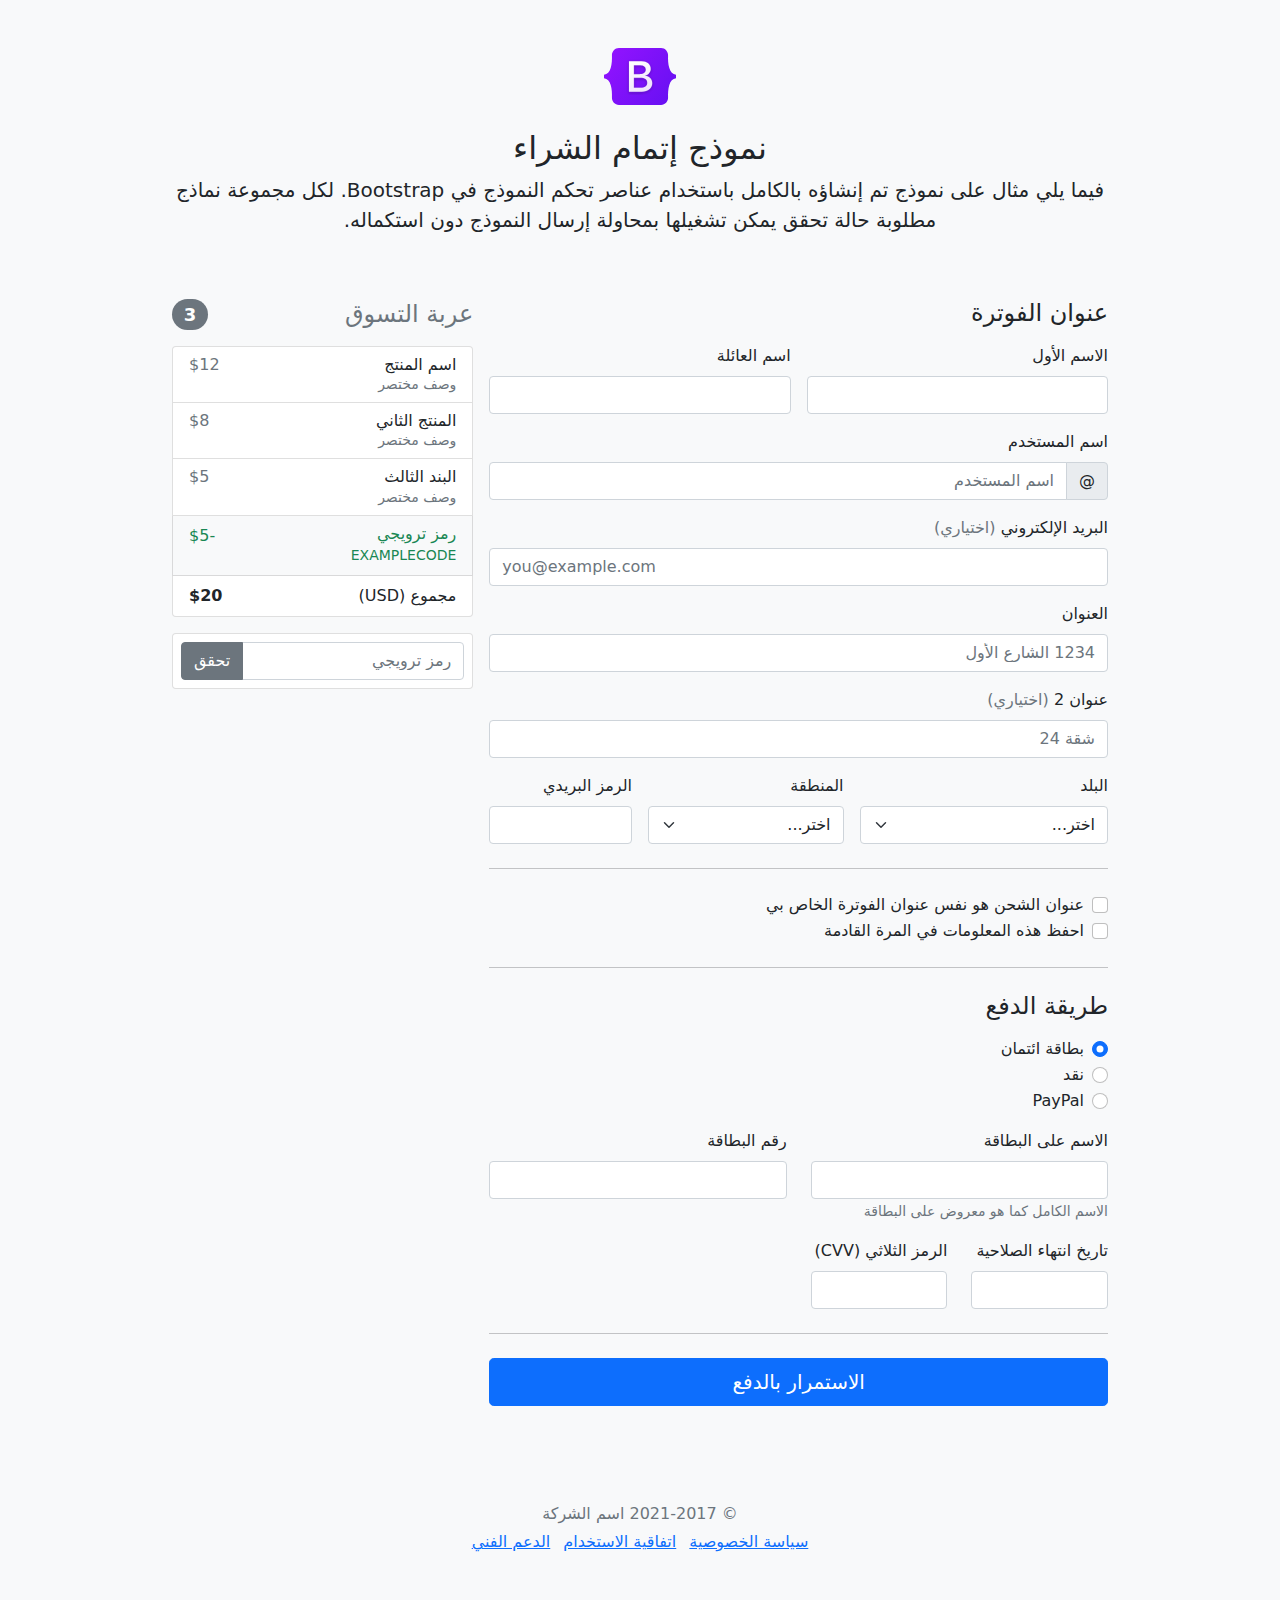
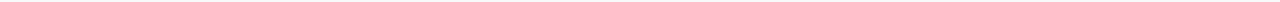
<file: bootstrap-5.0.0-examples/checkout-rtl/index.html>
<!doctype html>
<html lang="ar" dir="rtl">
  <head>
    <meta charset="utf-8">
    <meta name="viewport" content="width=device-width, initial-scale=1">
    <meta name="description" content="">
    <meta name="author" content="Mark Otto, Jacob Thornton, and Bootstrap contributors">
    <meta name="generator" content="Hugo 0.83.1">
    <title>مثال إتمام الشراء · Bootstrap v5.0</title>

    <link rel="canonical" href="https://getbootstrap.com/docs/5.0/examples/checkout-rtl/">

    

    <!-- Bootstrap core CSS -->
<link href="../assets/dist/css/bootstrap.rtl.min.css" rel="stylesheet">

    <style>
      .bd-placeholder-img {
        font-size: 1.125rem;
        text-anchor: middle;
        -webkit-user-select: none;
        -moz-user-select: none;
        user-select: none;
      }

      @media (min-width: 768px) {
        .bd-placeholder-img-lg {
          font-size: 3.5rem;
        }
      }
    </style>

    
    <!-- Custom styles for this template -->
    <link href="../checkout/form-validation.css" rel="stylesheet">
  </head>
  <body class="bg-light">
    
<div class="container">
  <main>
    <div class="py-5 text-center">
      <img class="d-block mx-auto mb-4" src="../assets/brand/bootstrap-logo.svg" alt="" width="72" height="57">
      <h2>نموذج إتمام الشراء</h2>
      <p class="lead">فيما يلي مثال على نموذج تم إنشاؤه بالكامل باستخدام عناصر تحكم النموذج في Bootstrap. لكل مجموعة نماذج مطلوبة حالة تحقق يمكن تشغيلها بمحاولة إرسال النموذج دون استكماله.</p>
    </div>

    <div class="row g-3">
      <div class="col-md-5 col-lg-4 order-md-last">
        <h4 class="d-flex justify-content-between align-items-center mb-3">
          <span class="text-muted">عربة التسوق</span>
          <span class="badge bg-secondary rounded-pill">3</span>
        </h4>
        <ul class="list-group mb-3">
          <li class="list-group-item d-flex justify-content-between lh-sm">
            <div>
              <h6 class="my-0">اسم المنتج</h6>
              <small class="text-muted">وصف مختصر</small>
            </div>
            <span class="text-muted">$12</span>
          </li>
          <li class="list-group-item d-flex justify-content-between lh-sm">
            <div>
              <h6 class="my-0">المنتج الثاني</h6>
              <small class="text-muted">وصف مختصر</small>
            </div>
            <span class="text-muted">$8</span>
          </li>
          <li class="list-group-item d-flex justify-content-between lh-sm">
            <div>
              <h6 class="my-0">البند الثالث</h6>
              <small class="text-muted">وصف مختصر</small>
            </div>
            <span class="text-muted">$5</span>
          </li>
          <li class="list-group-item d-flex justify-content-between bg-light">
            <div class="text-success">
              <h6 class="my-0">رمز ترويجي</h6>
              <small>EXAMPLECODE</small>
            </div>
            <span class="text-success">-$5</span>
          </li>
          <li class="list-group-item d-flex justify-content-between">
            <span>مجموع (USD)</span>
            <strong>$20</strong>
          </li>
        </ul>

        <form class="card p-2">
          <div class="input-group">
            <input type="text" class="form-control" placeholder="رمز ترويجي">
            <button type="submit" class="btn btn-secondary">تحقق</button>
          </div>
        </form>
      </div>
      <div class="col-md-7 col-lg-8">
        <h4 class="mb-3">عنوان الفوترة</h4>
        <form class="needs-validation" novalidate>
          <div class="row g-3">
            <div class="col-sm-6">
              <label for="firstName" class="form-label">الاسم الأول</label>
              <input type="text" class="form-control" id="firstName" placeholder="" value="" required>
              <div class="invalid-feedback">
                يرجى إدخال اسم أول صحيح.
              </div>
            </div>

            <div class="col-sm-6">
              <label for="lastName" class="form-label">اسم العائلة</label>
              <input type="text" class="form-control" id="lastName" placeholder="" value="" required>
              <div class="invalid-feedback">
                يرجى إدخال اسم عائلة صحيح.
              </div>
            </div>

            <div class="col-12">
              <label for="username" class="form-label">اسم المستخدم</label>
              <div class="input-group has-validation">
                <span class="input-group-text">@</span>
                <input type="text" class="form-control" id="username" placeholder="اسم المستخدم" required>
              <div class="invalid-feedback">
                اسم المستخدم الخاص بك مطلوب.
                </div>
              </div>
            </div>

            <div class="col-12">
              <label for="email" class="form-label">البريد الإلكتروني <span class="text-muted">(اختياري)</span></label>
              <input type="email" class="form-control" id="email" placeholder="you@example.com">
              <div class="invalid-feedback">
                يرجى إدخال عنوان بريد إلكتروني صحيح لتصلكم تحديثات الشحن.
              </div>
            </div>

            <div class="col-12">
              <label for="address" class="form-label">العنوان</label>
              <input type="text" class="form-control" id="address" placeholder="1234 الشارع الأول" required>
              <div class="invalid-feedback">
                يرجى إدخال عنوان الشحن الخاص بك.
              </div>
            </div>

            <div class="col-12">
              <label for="address2" class="form-label">عنوان 2 <span class="text-muted">(اختياري)</span></label>
              <input type="text" class="form-control" id="address2" placeholder="شقة 24">
            </div>

            <div class="col-md-5">
              <label for="country" class="form-label">البلد</label>
              <select class="form-select" id="country" required>
                <option value="">اختر...</option>
                <option>الولايات المتحدة الأمريكية</option>
              </select>
              <div class="invalid-feedback">
                يرجى اختيار بلد صحيح.
              </div>
            </div>

            <div class="col-md-4">
              <label for="state" class="form-label">المنطقة</label>
              <select class="form-select" id="state" required>
                <option value="">اختر...</option>
                <option>كاليفورنيا</option>
              </select>
              <div class="invalid-feedback">
                يرجى اختيار اسم منطقة صحيح.
              </div>
            </div>

            <div class="col-md-3">
              <label for="zip" class="form-label">الرمز البريدي</label>
              <input type="text" class="form-control" id="zip" placeholder="" required>
              <div class="invalid-feedback">
                الرمز البريدي مطلوب.
              </div>
            </div>
          </div>

          <hr class="my-4">

          <div class="form-check">
            <input type="checkbox" class="form-check-input" id="same-address">
            <label class="form-check-label" for="same-address">عنوان الشحن هو نفس عنوان الفوترة الخاص بي</label>
          </div>

          <div class="form-check">
            <input type="checkbox" class="form-check-input" id="save-info">
            <label class="form-check-label" for="save-info">احفظ هذه المعلومات في المرة القادمة</label>
          </div>

          <hr class="my-4">

          <h4 class="mb-3">طريقة الدفع</h4>

          <div class="my-3">
            <div class="form-check">
              <input id="credit" name="paymentMethod" type="radio" class="form-check-input" checked required>
              <label class="form-check-label" for="credit">بطاقة ائتمان</label>
            </div>
            <div class="form-check">
              <input id="cash" name="paymentMethod" type="radio" class="form-check-input" required>
              <label class="form-check-label" for="cash">نقد</label>
            </div>
            <div class="form-check">
              <input id="paypal" name="paymentMethod" type="radio" class="form-check-input" required>
              <label class="form-check-label" for="paypal">PayPal</label>
            </div>
          </div>

          <div class="row gy-3">
            <div class="col-md-6">
              <label for="cc-name" class="form-label">الاسم على البطاقة</label>
              <input type="text" class="form-control" id="cc-name" placeholder="" required>
              <small class="text-muted">الاسم الكامل كما هو معروض على البطاقة</small>
              <div class="invalid-feedback">
                الاسم على البطاقة مطلوب
              </div>
            </div>

            <div class="col-md-6">
              <label for="cc-number" class="form-label">رقم البطاقة</label>
              <input type="text" class="form-control" id="cc-number" placeholder="" required>
              <div class="invalid-feedback">
                رقم بطاقة الائتمان مطلوب
              </div>
            </div>

            <div class="col-md-3">
              <label for="cc-expiration" class="form-label">تاريخ انتهاء الصلاحية</label>
              <input type="text" class="form-control" id="cc-expiration" placeholder="" required>
              <div class="invalid-feedback">
                تاريخ انتهاء الصلاحية مطلوب
              </div>
            </div>

            <div class="col-md-3">
              <label for="cc-cvv" class="form-label">الرمز الثلاثي (CVV)</label>
              <input type="text" class="form-control" id="cc-cvv" placeholder="" required>
              <div class="invalid-feedback">
                رمز الحماية مطلوب
              </div>
            </div>
          </div>

          <hr class="my-4">

          <button class="w-100 btn btn-primary btn-lg" type="submit">الاستمرار بالدفع</button>
        </form>
      </div>
    </div>
  </main>
  <footer class="my-5 pt-5 text-muted text-center text-small">
    <p class="mb-1">&copy; 2021-2017 اسم الشركة</p>
    <ul class="list-inline">
      <li class="list-inline-item"><a href="#">سياسة الخصوصية</a></li>
      <li class="list-inline-item"><a href="#">اتفاقية الاستخدام</a></li>
      <li class="list-inline-item"><a href="#">الدعم الفني</a></li>
    </ul>
  </footer>
</div>


    <script src="../assets/dist/js/bootstrap.bundle.min.js"></script>

      <script src="../checkout/form-validation.js"></script>
  </body>
</html>
</file>
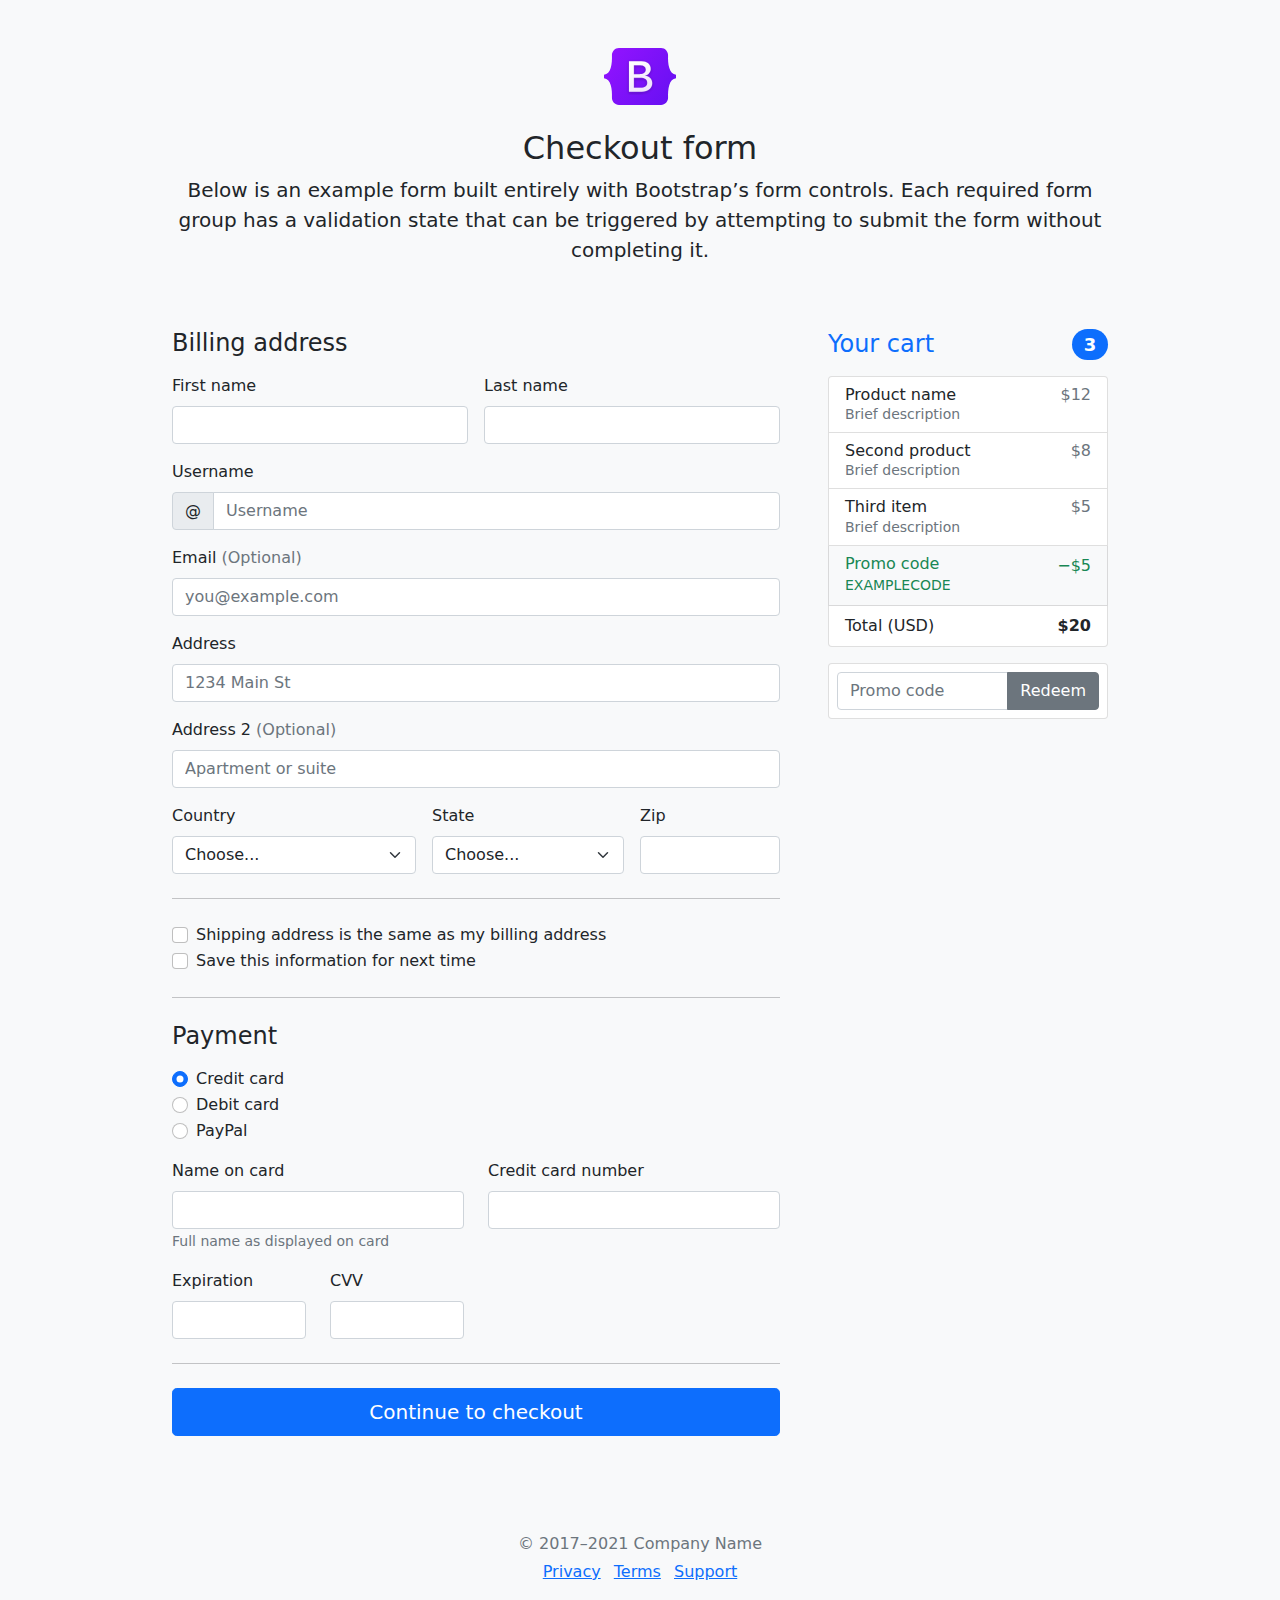
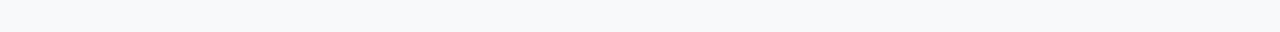
<file: bootstrap-5.0.0-examples/checkout/index.html>
<!doctype html>
<html lang="en">
  <head>
    <meta charset="utf-8">
    <meta name="viewport" content="width=device-width, initial-scale=1">
    <meta name="description" content="">
    <meta name="author" content="Mark Otto, Jacob Thornton, and Bootstrap contributors">
    <meta name="generator" content="Hugo 0.83.1">
    <title>Checkout example · Bootstrap v5.0</title>

    <link rel="canonical" href="https://getbootstrap.com/docs/5.0/examples/checkout/">

    

    <!-- Bootstrap core CSS -->
<link href="../assets/dist/css/bootstrap.min.css" rel="stylesheet">

    <style>
      .bd-placeholder-img {
        font-size: 1.125rem;
        text-anchor: middle;
        -webkit-user-select: none;
        -moz-user-select: none;
        user-select: none;
      }

      @media (min-width: 768px) {
        .bd-placeholder-img-lg {
          font-size: 3.5rem;
        }
      }
    </style>

    
    <!-- Custom styles for this template -->
    <link href="form-validation.css" rel="stylesheet">
  </head>
  <body class="bg-light">
    
<div class="container">
  <main>
    <div class="py-5 text-center">
      <img class="d-block mx-auto mb-4" src="../assets/brand/bootstrap-logo.svg" alt="" width="72" height="57">
      <h2>Checkout form</h2>
      <p class="lead">Below is an example form built entirely with Bootstrap’s form controls. Each required form group has a validation state that can be triggered by attempting to submit the form without completing it.</p>
    </div>

    <div class="row g-5">
      <div class="col-md-5 col-lg-4 order-md-last">
        <h4 class="d-flex justify-content-between align-items-center mb-3">
          <span class="text-primary">Your cart</span>
          <span class="badge bg-primary rounded-pill">3</span>
        </h4>
        <ul class="list-group mb-3">
          <li class="list-group-item d-flex justify-content-between lh-sm">
            <div>
              <h6 class="my-0">Product name</h6>
              <small class="text-muted">Brief description</small>
            </div>
            <span class="text-muted">$12</span>
          </li>
          <li class="list-group-item d-flex justify-content-between lh-sm">
            <div>
              <h6 class="my-0">Second product</h6>
              <small class="text-muted">Brief description</small>
            </div>
            <span class="text-muted">$8</span>
          </li>
          <li class="list-group-item d-flex justify-content-between lh-sm">
            <div>
              <h6 class="my-0">Third item</h6>
              <small class="text-muted">Brief description</small>
            </div>
            <span class="text-muted">$5</span>
          </li>
          <li class="list-group-item d-flex justify-content-between bg-light">
            <div class="text-success">
              <h6 class="my-0">Promo code</h6>
              <small>EXAMPLECODE</small>
            </div>
            <span class="text-success">−$5</span>
          </li>
          <li class="list-group-item d-flex justify-content-between">
            <span>Total (USD)</span>
            <strong>$20</strong>
          </li>
        </ul>

        <form class="card p-2">
          <div class="input-group">
            <input type="text" class="form-control" placeholder="Promo code">
            <button type="submit" class="btn btn-secondary">Redeem</button>
          </div>
        </form>
      </div>
      <div class="col-md-7 col-lg-8">
        <h4 class="mb-3">Billing address</h4>
        <form class="needs-validation" novalidate>
          <div class="row g-3">
            <div class="col-sm-6">
              <label for="firstName" class="form-label">First name</label>
              <input type="text" class="form-control" id="firstName" placeholder="" value="" required>
              <div class="invalid-feedback">
                Valid first name is required.
              </div>
            </div>

            <div class="col-sm-6">
              <label for="lastName" class="form-label">Last name</label>
              <input type="text" class="form-control" id="lastName" placeholder="" value="" required>
              <div class="invalid-feedback">
                Valid last name is required.
              </div>
            </div>

            <div class="col-12">
              <label for="username" class="form-label">Username</label>
              <div class="input-group has-validation">
                <span class="input-group-text">@</span>
                <input type="text" class="form-control" id="username" placeholder="Username" required>
              <div class="invalid-feedback">
                  Your username is required.
                </div>
              </div>
            </div>

            <div class="col-12">
              <label for="email" class="form-label">Email <span class="text-muted">(Optional)</span></label>
              <input type="email" class="form-control" id="email" placeholder="you@example.com">
              <div class="invalid-feedback">
                Please enter a valid email address for shipping updates.
              </div>
            </div>

            <div class="col-12">
              <label for="address" class="form-label">Address</label>
              <input type="text" class="form-control" id="address" placeholder="1234 Main St" required>
              <div class="invalid-feedback">
                Please enter your shipping address.
              </div>
            </div>

            <div class="col-12">
              <label for="address2" class="form-label">Address 2 <span class="text-muted">(Optional)</span></label>
              <input type="text" class="form-control" id="address2" placeholder="Apartment or suite">
            </div>

            <div class="col-md-5">
              <label for="country" class="form-label">Country</label>
              <select class="form-select" id="country" required>
                <option value="">Choose...</option>
                <option>United States</option>
              </select>
              <div class="invalid-feedback">
                Please select a valid country.
              </div>
            </div>

            <div class="col-md-4">
              <label for="state" class="form-label">State</label>
              <select class="form-select" id="state" required>
                <option value="">Choose...</option>
                <option>California</option>
              </select>
              <div class="invalid-feedback">
                Please provide a valid state.
              </div>
            </div>

            <div class="col-md-3">
              <label for="zip" class="form-label">Zip</label>
              <input type="text" class="form-control" id="zip" placeholder="" required>
              <div class="invalid-feedback">
                Zip code required.
              </div>
            </div>
          </div>

          <hr class="my-4">

          <div class="form-check">
            <input type="checkbox" class="form-check-input" id="same-address">
            <label class="form-check-label" for="same-address">Shipping address is the same as my billing address</label>
          </div>

          <div class="form-check">
            <input type="checkbox" class="form-check-input" id="save-info">
            <label class="form-check-label" for="save-info">Save this information for next time</label>
          </div>

          <hr class="my-4">

          <h4 class="mb-3">Payment</h4>

          <div class="my-3">
            <div class="form-check">
              <input id="credit" name="paymentMethod" type="radio" class="form-check-input" checked required>
              <label class="form-check-label" for="credit">Credit card</label>
            </div>
            <div class="form-check">
              <input id="debit" name="paymentMethod" type="radio" class="form-check-input" required>
              <label class="form-check-label" for="debit">Debit card</label>
            </div>
            <div class="form-check">
              <input id="paypal" name="paymentMethod" type="radio" class="form-check-input" required>
              <label class="form-check-label" for="paypal">PayPal</label>
            </div>
          </div>

          <div class="row gy-3">
            <div class="col-md-6">
              <label for="cc-name" class="form-label">Name on card</label>
              <input type="text" class="form-control" id="cc-name" placeholder="" required>
              <small class="text-muted">Full name as displayed on card</small>
              <div class="invalid-feedback">
                Name on card is required
              </div>
            </div>

            <div class="col-md-6">
              <label for="cc-number" class="form-label">Credit card number</label>
              <input type="text" class="form-control" id="cc-number" placeholder="" required>
              <div class="invalid-feedback">
                Credit card number is required
              </div>
            </div>

            <div class="col-md-3">
              <label for="cc-expiration" class="form-label">Expiration</label>
              <input type="text" class="form-control" id="cc-expiration" placeholder="" required>
              <div class="invalid-feedback">
                Expiration date required
              </div>
            </div>

            <div class="col-md-3">
              <label for="cc-cvv" class="form-label">CVV</label>
              <input type="text" class="form-control" id="cc-cvv" placeholder="" required>
              <div class="invalid-feedback">
                Security code required
              </div>
            </div>
          </div>

          <hr class="my-4">

          <button class="w-100 btn btn-primary btn-lg" type="submit">Continue to checkout</button>
        </form>
      </div>
    </div>
  </main>

  <footer class="my-5 pt-5 text-muted text-center text-small">
    <p class="mb-1">&copy; 2017–2021 Company Name</p>
    <ul class="list-inline">
      <li class="list-inline-item"><a href="#">Privacy</a></li>
      <li class="list-inline-item"><a href="#">Terms</a></li>
      <li class="list-inline-item"><a href="#">Support</a></li>
    </ul>
  </footer>
</div>


    <script src="../assets/dist/js/bootstrap.bundle.min.js"></script>

      <script src="form-validation.js"></script>
  </body>
</html>
</file>
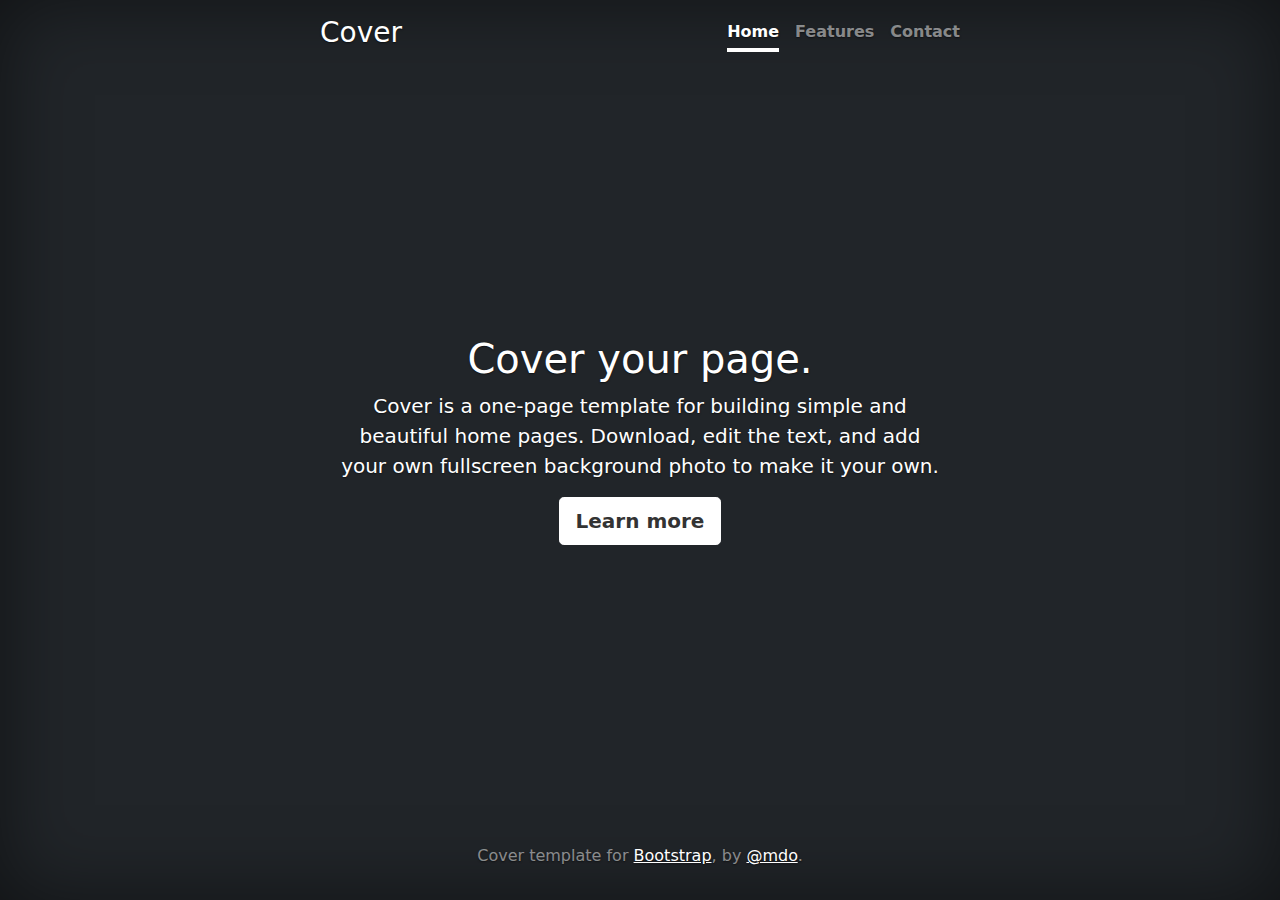
<file: bootstrap-5.0.0-examples/cover/index.html>
<!doctype html>
<html lang="en" class="h-100">
  <head>
    <meta charset="utf-8">
    <meta name="viewport" content="width=device-width, initial-scale=1">
    <meta name="description" content="">
    <meta name="author" content="Mark Otto, Jacob Thornton, and Bootstrap contributors">
    <meta name="generator" content="Hugo 0.83.1">
    <title>Cover Template · Bootstrap v5.0</title>

    <link rel="canonical" href="https://getbootstrap.com/docs/5.0/examples/cover/">

    

    <!-- Bootstrap core CSS -->
<link href="../assets/dist/css/bootstrap.min.css" rel="stylesheet">

    <style>
      .bd-placeholder-img {
        font-size: 1.125rem;
        text-anchor: middle;
        -webkit-user-select: none;
        -moz-user-select: none;
        user-select: none;
      }

      @media (min-width: 768px) {
        .bd-placeholder-img-lg {
          font-size: 3.5rem;
        }
      }
    </style>

    
    <!-- Custom styles for this template -->
    <link href="cover.css" rel="stylesheet">
  </head>
  <body class="d-flex h-100 text-center text-white bg-dark">
    
<div class="cover-container d-flex w-100 h-100 p-3 mx-auto flex-column">
  <header class="mb-auto">
    <div>
      <h3 class="float-md-start mb-0">Cover</h3>
      <nav class="nav nav-masthead justify-content-center float-md-end">
        <a class="nav-link active" aria-current="page" href="#">Home</a>
        <a class="nav-link" href="#">Features</a>
        <a class="nav-link" href="#">Contact</a>
      </nav>
    </div>
  </header>

  <main class="px-3">
    <h1>Cover your page.</h1>
    <p class="lead">Cover is a one-page template for building simple and beautiful home pages. Download, edit the text, and add your own fullscreen background photo to make it your own.</p>
    <p class="lead">
      <a href="#" class="btn btn-lg btn-secondary fw-bold border-white bg-white">Learn more</a>
    </p>
  </main>

  <footer class="mt-auto text-white-50">
    <p>Cover template for <a href="https://getbootstrap.com/" class="text-white">Bootstrap</a>, by <a href="https://twitter.com/mdo" class="text-white">@mdo</a>.</p>
  </footer>
</div>


    
  </body>
</html>
</file>
<file: css/index.css>
@import "root.css";

*{
    /*border: solid 1px;*/
    box-sizing: border-box;
}

body, head{
    margin: 0;
    padding: 0;
}

.container-fluid{
    background-color: #F2F2F2;
}

.card-body{
    background-color: #A7D8F2;
}

iframe{
    height: 40vh;
}

.button:hover{
    color: #4F9FC7;
    border-color: #F2F2F2;
}

.title{
    font-size: 4vh;
    text-align: center;
    padding-top: 15vh; /* 此數值為Navbar高度 */    
    margin-top: -15vh;
}

@media screen and (max-width: 1024px){
    .title{
      text-align: left;
    }
}

@media screen and (max-width: 768px) {
    
}
</file>
<file: css/root.css>
:root{
    --bs-F5EEF8: #F5EEF8;
}
</file>
<file: bootstrap-5.0.0-examples/blog/blog.rtl.css>
/* stylelint-disable selector-list-comma-newline-after */

.blog-header {
  line-height: 1;
  border-bottom: 1px solid #e5e5e5;
}

.blog-header-logo {
  font-family: Amiri, Georgia, "Times New Roman", serif;
  font-size: 2.25rem;
}

.blog-header-logo:hover {
  text-decoration: none;
}

h1, h2, h3, h4, h5, h6 {
  font-family: Amiri, Georgia, "Times New Roman", serif;
}

.display-4 {
  font-size: 2.5rem;
}
@media (min-width: 768px) {
  .display-4 {
    font-size: 3rem;
  }
}

.nav-scroller {
  position: relative;
  z-index: 2;
  height: 2.75rem;
  overflow-y: hidden;
}

.nav-scroller .nav {
  display: flex;
  flex-wrap: nowrap;
  padding-bottom: 1rem;
  margin-top: -1px;
  overflow-x: auto;
  text-align: center;
  white-space: nowrap;
  -webkit-overflow-scrolling: touch;
}

.nav-scroller .nav-link {
  padding-top: .75rem;
  padding-bottom: .75rem;
  font-size: .875rem;
}

.card-img-right {
  height: 100%;
  border-radius: 3px 0 0 3px;
}

.flex-auto {
  flex: 0 0 auto;
}

.h-250 { height: 250px; }
@media (min-width: 768px) {
  .h-md-250 { height: 250px; }
}

/* Pagination */
.blog-pagination {
  margin-bottom: 4rem;
}
.blog-pagination > .btn {
  border-radius: 2rem;
}

/*
 * Blog posts
 */
.blog-post {
  margin-bottom: 4rem;
}
.blog-post-title {
  margin-bottom: .25rem;
  font-size: 2.5rem;
}
.blog-post-meta {
  margin-bottom: 1.25rem;
  color: #727272;
}

/*
 * Footer
 */
.blog-footer {
  padding: 2.5rem 0;
  color: #727272;
  text-align: center;
  background-color: #f9f9f9;
  border-top: .05rem solid #e5e5e5;
}
.blog-footer p:last-child {
  margin-bottom: 0;
}
</file>
<file: bootstrap-5.0.0-examples/blog/blog.css>
/* stylelint-disable selector-list-comma-newline-after */

.blog-header {
  line-height: 1;
  border-bottom: 1px solid #e5e5e5;
}

.blog-header-logo {
  font-family: "Playfair Display", Georgia, "Times New Roman", serif/*rtl:Amiri, Georgia, "Times New Roman", serif*/;
  font-size: 2.25rem;
}

.blog-header-logo:hover {
  text-decoration: none;
}

h1, h2, h3, h4, h5, h6 {
  font-family: "Playfair Display", Georgia, "Times New Roman", serif/*rtl:Amiri, Georgia, "Times New Roman", serif*/;
}

.display-4 {
  font-size: 2.5rem;
}
@media (min-width: 768px) {
  .display-4 {
    font-size: 3rem;
  }
}

.nav-scroller {
  position: relative;
  z-index: 2;
  height: 2.75rem;
  overflow-y: hidden;
}

.nav-scroller .nav {
  display: flex;
  flex-wrap: nowrap;
  padding-bottom: 1rem;
  margin-top: -1px;
  overflow-x: auto;
  text-align: center;
  white-space: nowrap;
  -webkit-overflow-scrolling: touch;
}

.nav-scroller .nav-link {
  padding-top: .75rem;
  padding-bottom: .75rem;
  font-size: .875rem;
}

.card-img-right {
  height: 100%;
  border-radius: 0 3px 3px 0;
}

.flex-auto {
  flex: 0 0 auto;
}

.h-250 { height: 250px; }
@media (min-width: 768px) {
  .h-md-250 { height: 250px; }
}

/* Pagination */
.blog-pagination {
  margin-bottom: 4rem;
}
.blog-pagination > .btn {
  border-radius: 2rem;
}

/*
 * Blog posts
 */
.blog-post {
  margin-bottom: 4rem;
}
.blog-post-title {
  margin-bottom: .25rem;
  font-size: 2.5rem;
}
.blog-post-meta {
  margin-bottom: 1.25rem;
  color: #727272;
}

/*
 * Footer
 */
.blog-footer {
  padding: 2.5rem 0;
  color: #727272;
  text-align: center;
  background-color: #f9f9f9;
  border-top: .05rem solid #e5e5e5;
}
.blog-footer p:last-child {
  margin-bottom: 0;
}
</file>
<file: bootstrap-5.0.0-examples/carousel/carousel.rtl.css>
/* GLOBAL STYLES
-------------------------------------------------- */
/* Padding below the footer and lighter body text */

body {
  padding-top: 3rem;
  padding-bottom: 3rem;
  color: #5a5a5a;
}


/* CUSTOMIZE THE CAROUSEL
-------------------------------------------------- */

/* Carousel base class */
.carousel {
  margin-bottom: 4rem;
}
/* Since positioning the image, we need to help out the caption */
.carousel-caption {
  bottom: 3rem;
  z-index: 10;
}

/* Declare heights because of positioning of img element */
.carousel-item {
  height: 32rem;
}
.carousel-item > img {
  position: absolute;
  top: 0;
  right: 0;
  min-width: 100%;
  height: 32rem;
}


/* MARKETING CONTENT
-------------------------------------------------- */

/* Center align the text within the three columns below the carousel */
.marketing .col-lg-4 {
  margin-bottom: 1.5rem;
  text-align: center;
}
.marketing h2 {
  font-weight: 400;
}
.marketing .col-lg-4 p {
  margin-right: .75rem;
  margin-left: .75rem;
}


/* Featurettes
------------------------- */

.featurette-divider {
  margin: 5rem 0; /* Space out the Bootstrap <hr> more */
}

/* Thin out the marketing headings */
.featurette-heading {
  font-weight: 300;
  line-height: 1;
}


/* RESPONSIVE CSS
-------------------------------------------------- */

@media (min-width: 40em) {
  /* Bump up size of carousel content */
  .carousel-caption p {
    margin-bottom: 1.25rem;
    font-size: 1.25rem;
    line-height: 1.4;
  }

  .featurette-heading {
    font-size: 50px;
  }
}

@media (min-width: 62em) {
  .featurette-heading {
    margin-top: 7rem;
  }
}
</file>
<file: bootstrap-5.0.0-examples/carousel/carousel.css>
/* GLOBAL STYLES
-------------------------------------------------- */
/* Padding below the footer and lighter body text */

body {
  padding-top: 3rem;
  padding-bottom: 3rem;
  color: #5a5a5a;
}


/* CUSTOMIZE THE CAROUSEL
-------------------------------------------------- */

/* Carousel base class */
.carousel {
  margin-bottom: 4rem;
}
/* Since positioning the image, we need to help out the caption */
.carousel-caption {
  bottom: 3rem;
  z-index: 10;
}

/* Declare heights because of positioning of img element */
.carousel-item {
  height: 32rem;
}
.carousel-item > img {
  position: absolute;
  top: 0;
  left: 0;
  min-width: 100%;
  height: 32rem;
}


/* MARKETING CONTENT
-------------------------------------------------- */

/* Center align the text within the three columns below the carousel */
.marketing .col-lg-4 {
  margin-bottom: 1.5rem;
  text-align: center;
}
.marketing h2 {
  font-weight: 400;
}
/* rtl:begin:ignore */
.marketing .col-lg-4 p {
  margin-right: .75rem;
  margin-left: .75rem;
}
/* rtl:end:ignore */


/* Featurettes
------------------------- */

.featurette-divider {
  margin: 5rem 0; /* Space out the Bootstrap <hr> more */
}

/* Thin out the marketing headings */
.featurette-heading {
  font-weight: 300;
  line-height: 1;
  /* rtl:remove */
  letter-spacing: -.05rem;
}


/* RESPONSIVE CSS
-------------------------------------------------- */

@media (min-width: 40em) {
  /* Bump up size of carousel content */
  .carousel-caption p {
    margin-bottom: 1.25rem;
    font-size: 1.25rem;
    line-height: 1.4;
  }

  .featurette-heading {
    font-size: 50px;
  }
}

@media (min-width: 62em) {
  .featurette-heading {
    margin-top: 7rem;
  }
}
</file>
<file: bootstrap-5.0.0-examples/checkout/form-validation.css>
.container {
  max-width: 960px;
}
</file>
<file: bootstrap-5.0.0-examples/cover/cover.css>
/*
 * Globals
 */


/* Custom default button */
.btn-secondary,
.btn-secondary:hover,
.btn-secondary:focus {
  color: #333;
  text-shadow: none; /* Prevent inheritance from `body` */
}


/*
 * Base structure
 */

body {
  text-shadow: 0 .05rem .1rem rgba(0, 0, 0, .5);
  box-shadow: inset 0 0 5rem rgba(0, 0, 0, .5);
}

.cover-container {
  max-width: 42em;
}


/*
 * Header
 */

.nav-masthead .nav-link {
  padding: .25rem 0;
  font-weight: 700;
  color: rgba(255, 255, 255, .5);
  background-color: transparent;
  border-bottom: .25rem solid transparent;
}

.nav-masthead .nav-link:hover,
.nav-masthead .nav-link:focus {
  border-bottom-color: rgba(255, 255, 255, .25);
}

.nav-masthead .nav-link + .nav-link {
  margin-left: 1rem;
}

.nav-masthead .active {
  color: #fff;
  border-bottom-color: #fff;
}
</file>
<file: bootstrap-5.0.0-examples/cheatsheet/cheatsheet.rtl.css>
body {
  scroll-behavior: smooth;
}

/**
 * Bootstrap "Journal code" icon
 * @link https://icons.getbootstrap.com/icons/journal-code/
 */
.bd-heading a::before {
  display: inline-block;
  width: 1em;
  height: 1em;
  margin-left: .25rem;
  content: "";
  background-image: url("data:image/svg+xml,%3Csvg xmlns='http://www.w3.org/2000/svg' fill='%25230d6efd' viewBox='0 0 16 16'%3E%3Cpath d='M4 1h8a2 2 0 0 1 2 2v10a2 2 0 0 1-2 2H4a2 2 0 0 1-2-2h1a1 1 0 0 0 1 1h8a1 1 0 0 0 1-1V3a1 1 0 0 0-1-1H4a1 1 0 0 0-1 1H2a2 2 0 0 1 2-2z'/%3E%3Cpath d='M2 5v-.5a.5.5 0 0 1 1 0V5h.5a.5.5 0 0 1 0 1h-2a.5.5 0 0 1 0-1H2zm0 3v-.5a.5.5 0 0 1 1 0V8h.5a.5.5 0 0 1 0 1h-2a.5.5 0 0 1 0-1H2zm0 3v-.5a.5.5 0 0 1 1 0v.5h.5a.5.5 0 0 1 0 1h-2a.5.5 0 0 1 0-1H2z'/%3E%3Cpath fill-rule='evenodd' d='M8.646 5.646a.5.5 0 0 1 .708 0l2 2a.5.5 0 0 1 0 .708l-2 2a.5.5 0 0 1-.708-.708L10.293 8 8.646 6.354a.5.5 0 0 1 0-.708zm-1.292 0a.5.5 0 0 0-.708 0l-2 2a.5.5 0 0 0 0 .708l2 2a.5.5 0 0 0 .708-.708L5.707 8l1.647-1.646a.5.5 0 0 0 0-.708z'/%3E%3C/svg%3E");
  background-size: 1em;
}

/* stylelint-disable-next-line selector-max-universal */
.bd-heading + div > * + * {
  margin-top: 3rem;
}

/* Table of contents */
.bd-aside a {
  padding: .1875rem .5rem;
  margin-top: .125rem;
  margin-right: .3125rem;
  color: rgba(0, 0, 0, .65);
  text-decoration: none;
}

.bd-aside a:hover,
.bd-aside a:focus {
  color: rgba(0, 0, 0, .85);
  background-color: rgba(121, 82, 179, .1);
}

.bd-aside .active {
  font-weight: 600;
  color: rgba(0, 0, 0, .85);
}

.bd-aside .btn {
  padding: .25rem .5rem;
  font-weight: 600;
  color: rgba(0, 0, 0, .65);
  border: 0;
}

.bd-aside .btn:hover,
.bd-aside .btn:focus {
  color: rgba(0, 0, 0, .85);
  background-color: rgba(121, 82, 179, .1);
}

.bd-aside .btn:focus {
  box-shadow: 0 0 0 1px rgba(121, 82, 179, .7);
}

.bd-aside .btn::before {
  width: 1.25em;
  line-height: 0;
  content: url("data:image/svg+xml,%3csvg xmlns='http://www.w3.org/2000/svg' width='16' height='16' viewBox='0 0 16 16'%3e%3cpath fill='none' stroke='rgba%280,0,0,.5%29' stroke-linecap='round' stroke-linejoin='round' stroke-width='2' d='M5 14l6-6-6-6'/%3e%3c/svg%3e");
  transition: transform .35s ease;
  transform: rotate(180deg) translateX(-2px);
  transform-origin: .5em 50%;
}

.bd-aside .btn[aria-expanded="true"]::before {
  transform: rotate(90deg);
}


/* Examples */
.scrollspy-example {
  position: relative;
  height: 200px;
  margin-top: .5rem;
  overflow: auto;
}

[id="modal"] .bd-example .btn,
[id="buttons"] .bd-example .btn,
[id="tooltips"] .bd-example .btn,
[id="popovers"] .bd-example .btn,
[id="dropdowns"] .bd-example .btn-group,
[id="dropdowns"] .bd-example .dropdown,
[id="dropdowns"] .bd-example .dropup,
[id="dropdowns"] .bd-example .dropend,
[id="dropdowns"] .bd-example .dropstart {
  margin: 0 0 1rem 1rem;
}

/* Layout */
@media (min-width: 1200px) {
  body {
    display: grid;
    gap: 1rem;
    grid-template-columns: 1fr 4fr 1fr;
    grid-template-rows: auto;
  }

  .bd-header {
    position: fixed;
    top: 0;
    right: 0;
    left: 0;
    z-index: 1030;
    grid-column: 1 / span 3;
  }

  .bd-aside,
  .bd-cheatsheet {
    padding-top: 4rem;
  }

  /**
   * 1. Too bad only Firefox supports subgrids ATM
   */
  .bd-cheatsheet,
  .bd-cheatsheet section,
  .bd-cheatsheet article {
    display: inherit; /* 1 */
    gap: inherit; /* 1 */
    grid-template-columns: 1fr 4fr;
    grid-column: 1 / span 2;
    grid-template-rows: auto;
  }

  .bd-aside {
    grid-area: 1 / 3;
    scroll-margin-top: 4rem;
  }

  .bd-cheatsheet section,
  .bd-cheatsheet section > h2 {
    top: 2rem;
    scroll-margin-top: 2rem;
  }

  .bd-cheatsheet section > h2::before {
    position: absolute;
    top: 0;
    right: 0;
    bottom: -2rem;
    left: 0;
    z-index: -1;
    content: "";
    background-image: linear-gradient(to bottom, rgba(255, 255, 255, 1) calc(100% - 3rem), rgba(255, 255, 255, .01));
  }

  .bd-cheatsheet article,
  .bd-cheatsheet .bd-heading {
    top: 8rem;
    scroll-margin-top: 8rem;
  }

  .bd-cheatsheet .bd-heading {
    z-index: 1;
  }
}
</file>
<file: bootstrap-5.0.0-examples/cheatsheet/cheatsheet.css>
body {
  scroll-behavior: smooth;
}

/**
 * Bootstrap "Journal code" icon
 * @link https://icons.getbootstrap.com/icons/journal-code/
 */
.bd-heading a::before {
  display: inline-block;
  width: 1em;
  height: 1em;
  margin-right: .25rem;
  content: "";
  background-image: url("data:image/svg+xml,%3Csvg xmlns='http://www.w3.org/2000/svg' fill='%25230d6efd' viewBox='0 0 16 16'%3E%3Cpath d='M4 1h8a2 2 0 0 1 2 2v10a2 2 0 0 1-2 2H4a2 2 0 0 1-2-2h1a1 1 0 0 0 1 1h8a1 1 0 0 0 1-1V3a1 1 0 0 0-1-1H4a1 1 0 0 0-1 1H2a2 2 0 0 1 2-2z'/%3E%3Cpath d='M2 5v-.5a.5.5 0 0 1 1 0V5h.5a.5.5 0 0 1 0 1h-2a.5.5 0 0 1 0-1H2zm0 3v-.5a.5.5 0 0 1 1 0V8h.5a.5.5 0 0 1 0 1h-2a.5.5 0 0 1 0-1H2zm0 3v-.5a.5.5 0 0 1 1 0v.5h.5a.5.5 0 0 1 0 1h-2a.5.5 0 0 1 0-1H2z'/%3E%3Cpath fill-rule='evenodd' d='M8.646 5.646a.5.5 0 0 1 .708 0l2 2a.5.5 0 0 1 0 .708l-2 2a.5.5 0 0 1-.708-.708L10.293 8 8.646 6.354a.5.5 0 0 1 0-.708zm-1.292 0a.5.5 0 0 0-.708 0l-2 2a.5.5 0 0 0 0 .708l2 2a.5.5 0 0 0 .708-.708L5.707 8l1.647-1.646a.5.5 0 0 0 0-.708z'/%3E%3C/svg%3E");
  background-size: 1em;
}

/* stylelint-disable-next-line selector-max-universal */
.bd-heading + div > * + * {
  margin-top: 3rem;
}

/* Table of contents */
.bd-aside a {
  padding: .1875rem .5rem;
  margin-top: .125rem;
  margin-left: .3125rem;
  color: rgba(0, 0, 0, .65);
  text-decoration: none;
}

.bd-aside a:hover,
.bd-aside a:focus {
  color: rgba(0, 0, 0, .85);
  background-color: rgba(121, 82, 179, .1);
}

.bd-aside .active {
  font-weight: 600;
  color: rgba(0, 0, 0, .85);
}

.bd-aside .btn {
  padding: .25rem .5rem;
  font-weight: 600;
  color: rgba(0, 0, 0, .65);
  border: 0;
}

.bd-aside .btn:hover,
.bd-aside .btn:focus {
  color: rgba(0, 0, 0, .85);
  background-color: rgba(121, 82, 179, .1);
}

.bd-aside .btn:focus {
  box-shadow: 0 0 0 1px rgba(121, 82, 179, .7);
}

.bd-aside .btn::before {
  width: 1.25em;
  line-height: 0;
  content: url("data:image/svg+xml,%3csvg xmlns='http://www.w3.org/2000/svg' width='16' height='16' viewBox='0 0 16 16'%3e%3cpath fill='none' stroke='rgba%280,0,0,.5%29' stroke-linecap='round' stroke-linejoin='round' stroke-width='2' d='M5 14l6-6-6-6'/%3e%3c/svg%3e");
  transition: transform .35s ease;

  /* rtl:raw:
  transform: rotate(180deg) translateX(-2px);
  */
  transform-origin: .5em 50%;
}

.bd-aside .btn[aria-expanded="true"]::before {
  transform: rotate(90deg)/* rtl:ignore */;
}


/* Examples */
.scrollspy-example {
  position: relative;
  height: 200px;
  margin-top: .5rem;
  overflow: auto;
}

[id="modal"] .bd-example .btn,
[id="buttons"] .bd-example .btn,
[id="tooltips"] .bd-example .btn,
[id="popovers"] .bd-example .btn,
[id="dropdowns"] .bd-example .btn-group,
[id="dropdowns"] .bd-example .dropdown,
[id="dropdowns"] .bd-example .dropup,
[id="dropdowns"] .bd-example .dropend,
[id="dropdowns"] .bd-example .dropstart {
  margin: 0 1rem 1rem 0;
}

/* Layout */
@media (min-width: 1200px) {
  body {
    display: grid;
    gap: 1rem;
    grid-template-columns: 1fr 4fr 1fr;
    grid-template-rows: auto;
  }

  .bd-header {
    position: fixed;
    top: 0;
    /* rtl:begin:ignore */
    right: 0;
    left: 0;
    /* rtl:end:ignore */
    z-index: 1030;
    grid-column: 1 / span 3;
  }

  .bd-aside,
  .bd-cheatsheet {
    padding-top: 4rem;
  }

  /**
   * 1. Too bad only Firefox supports subgrids ATM
   */
  .bd-cheatsheet,
  .bd-cheatsheet section,
  .bd-cheatsheet article {
    display: inherit; /* 1 */
    gap: inherit; /* 1 */
    grid-template-columns: 1fr 4fr;
    grid-column: 1 / span 2;
    grid-template-rows: auto;
  }

  .bd-aside {
    grid-area: 1 / 3;
    scroll-margin-top: 4rem;
  }

  .bd-cheatsheet section,
  .bd-cheatsheet section > h2 {
    top: 2rem;
    scroll-margin-top: 2rem;
  }

  .bd-cheatsheet section > h2::before {
    position: absolute;
    /* rtl:begin:ignore */
    top: 0;
    right: 0;
    bottom: -2rem;
    left: 0;
    /* rtl:end:ignore */
    z-index: -1;
    content: "";
    background-image: linear-gradient(to bottom, rgba(255, 255, 255, 1) calc(100% - 3rem), rgba(255, 255, 255, .01));
  }

  .bd-cheatsheet article,
  .bd-cheatsheet .bd-heading {
    top: 8rem;
    scroll-margin-top: 8rem;
  }

  .bd-cheatsheet .bd-heading {
    z-index: 1;
  }
}
</file>
